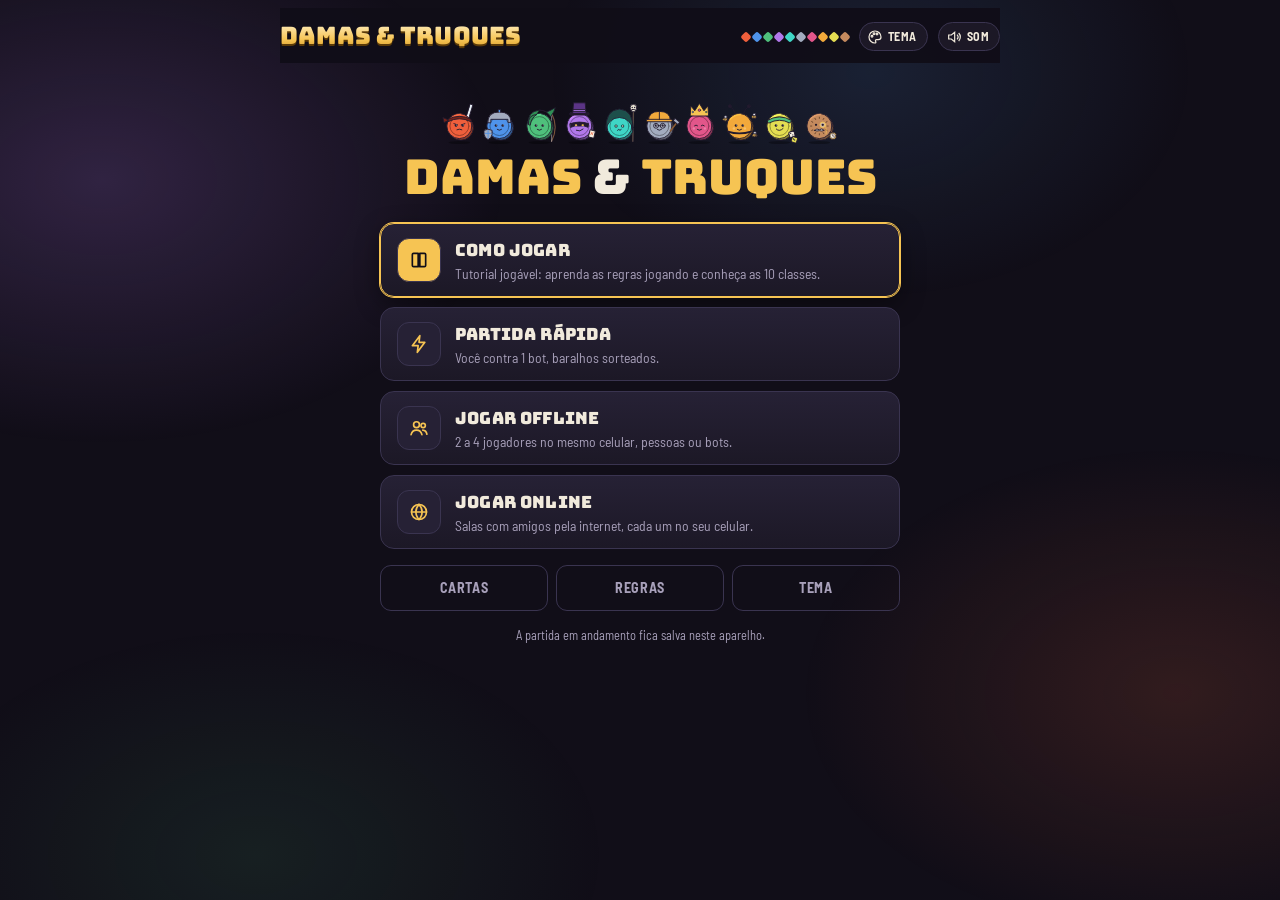
<file: index.html>
<!doctype html>
<html lang="pt-BR">
<meta charset="utf-8">
<meta name="viewport" content="width=device-width,initial-scale=1,viewport-fit=cover">
<meta name="theme-color" content="#14101f">
<meta name="description" content="Damas com cartas de ação e armadilhas. 10 baralhos, de 2 a 4 jogadores.">
<title>Damas &amp; Truques</title>
<meta name="claude:viewport-fit-sides" content="cover">
<link rel="preconnect" href="https://fonts.googleapis.com">
<link rel="stylesheet" href="https://fonts.googleapis.com/css2?family=Bungee&family=Barlow+Semi+Condensed:wght@400;500;600;700&family=Cinzel:wght@600;800&family=Crimson+Pro:wght@400;600;700&family=Press+Start+2P&family=VT323&family=Fredoka:wght@500;600;700&display=swap">
<style>

/* Mesa de cartas à noite: fundo com névoa colorida dos baralhos, tabuleiro de madeira no centro,
   cartas com moldura e sigilo do baralho. Visual escuro único, por escolha. */
:root{
  --bg:#110e18; --surface:#1c1826; --surface2:#262135; --line:#3a3450;
  --fg:#f1eadc; --muted:#a8a0ba; --hi:#f6c453; --danger:#ff6b5c;
  --sq-light:#e2d0a6; --sq-dark:#2f5249;
  --wood1:#6b4628; --wood2:#3e2815;
  --p0:#f4ede0; --p0-rim:#8f8268; --p1:#c9433a; --p1-rim:#6d1a15;
  --atk:#ef6a42; --def:#57a0ec; --dst:#4fc07c; --trk:#b178ea;
  --card-hi:#2d2740; --card-lo:#1a1625;
  --f-display:'Bungee','Arial Black',Impact,sans-serif;
  --f-body:'Barlow Semi Condensed','Arial Narrow',system-ui,sans-serif;
  color-scheme:dark;
}
html,body{background:var(--bg);color:var(--fg)}
body{font-family:var(--f-body);font-size:16px;line-height:1.4;overflow-x:hidden;
  padding-left:max(16px,env(safe-area-inset-left,0px));padding-right:max(16px,env(safe-area-inset-right,0px));padding-block:0 40px}
*{box-sizing:border-box}
button{font:inherit;color:inherit;cursor:pointer}
button:focus-visible{outline:2px solid var(--hi);outline-offset:2px}
.d-ataque{--dk:#ef5f3c} .d-defesa{--dk:#4f93ea} .d-distancia{--dk:#4fc07c} .d-trapaceiro{--dk:#b178ea} .d-necromante{--dk:#3fd6c6}
.d-arquiteto{--dk:#a3acbf} .d-realeza{--dk:#e2568a} .d-enxame{--dk:#f2a93b} .d-apostador{--dk:#e4dd52} .d-relojoeiro{--dk:#c48a5e}
.ico{width:18px;height:18px;flex:none;fill:none;stroke:currentColor;stroke-width:2;stroke-linecap:round;stroke-linejoin:round}

/* névoa de fundo */
.bg{position:fixed;inset:-25%;z-index:0;pointer-events:none;
  background:radial-gradient(30% 28% at 22% 30%,rgba(177,120,234,.20),transparent 70%),
             radial-gradient(28% 26% at 78% 68%,rgba(239,106,66,.15),transparent 70%),
             radial-gradient(24% 24% at 62% 22%,rgba(87,160,236,.13),transparent 70%),
             radial-gradient(26% 24% at 30% 80%,rgba(79,192,124,.10),transparent 70%);
  animation:drift 46s ease-in-out infinite alternate}
@keyframes drift{from{transform:rotate(0) scale(1)}to{transform:rotate(28deg) scale(1.12)}}
.wrap{position:relative;z-index:1;max-width:720px;margin:0 auto;display:flex;flex-direction:column;gap:14px}

/* cabeçalho */
header{position:sticky;top:env(safe-area-inset-top,0px);z-index:20;background:color-mix(in srgb,var(--bg) 88%,transparent);backdrop-filter:blur(8px);-webkit-backdrop-filter:blur(8px);padding-block:12px 10px;display:flex;flex-direction:column;gap:10px}
body::before{content:"";position:fixed;inset:0 0 auto;height:env(safe-area-inset-top,0px);z-index:21;background:var(--bg)}
.brand{display:flex;align-items:center;gap:10px}
.brand h1{font-family:var(--f-display);font-weight:400;font-size:1.5rem;margin:0;line-height:1;letter-spacing:.01em;
  background:linear-gradient(180deg,#fff3cf,var(--hi) 60%,#c98a1d);-webkit-background-clip:text;background-clip:text;color:transparent;filter:drop-shadow(0 2px 0 #5a3a08)}
.brand .suits{display:flex;gap:3px}
.brand .suits i{width:8px;height:8px;border-radius:2px;transform:rotate(45deg);background:var(--dk)}
.brand small{margin-left:auto;color:var(--muted);font-size:.78rem;letter-spacing:.08em;text-transform:uppercase}
.tabs{display:flex;gap:4px;background:var(--surface);border:1px solid var(--line);border-radius:12px;padding:4px}
.tabs button{flex:1;background:none;border:0;padding:8px 6px;border-radius:8px;font-weight:700;color:var(--muted);letter-spacing:.06em;text-transform:uppercase;font-size:.82rem}
.tabs button[aria-selected="true"]{background:linear-gradient(180deg,#3a3350,var(--surface2));color:var(--fg);box-shadow:inset 0 1px 0 #ffffff14}

/* botões */
.btn{border:0;border-radius:11px;padding:12px 18px;font-weight:700;letter-spacing:.04em;background:var(--surface2);text-transform:uppercase;font-size:.88rem}
.btn.primary{background:linear-gradient(180deg,#ffd877,var(--hi) 55%,#d99a22);color:#2a1a02;box-shadow:0 4px 0 #8a5c0d,0 8px 16px #0006;transition:transform .1s,box-shadow .1s}
.btn.primary:active{transform:translateY(3px);box-shadow:0 1px 0 #8a5c0d,0 4px 8px #0006}
.btn.ghost{background:none;border:1px solid var(--line);color:var(--muted)}
.btn:disabled{opacity:.45;cursor:not-allowed;filter:grayscale(.5)}
.lead{color:var(--muted);margin:0;max-width:62ch}

/* setup */
.setupwrap{display:flex;flex-direction:column;gap:14px}
.seg{display:flex;gap:4px;background:var(--surface);border:1px solid var(--line);border-radius:12px;padding:4px;align-self:flex-start;max-width:100%}
.seg button{border:0;background:none;padding:9px 14px;border-radius:8px;font-weight:700;color:var(--muted);text-transform:uppercase;letter-spacing:.05em;font-size:.82rem}
.seg button[aria-pressed="true"]{background:linear-gradient(180deg,#3a3350,var(--surface2));color:var(--fg);box-shadow:inset 0 1px 0 #ffffff14}
.seg.small button{padding:6px 10px;font-size:.74rem}
.setup{display:grid;grid-template-columns:repeat(auto-fit,minmax(260px,1fr));gap:14px}
.seat{background:linear-gradient(180deg,var(--surface2),var(--surface));border:1px solid var(--line);border-radius:16px;padding:14px;display:flex;flex-direction:column;gap:10px;min-width:0}
.seat-h{display:flex;align-items:center;gap:10px;flex-wrap:wrap}
.seat-h h3{margin:0;font-family:var(--f-display);font-weight:400;font-size:1rem;line-height:1.1}
.seat-h small{display:block;color:var(--muted);font-family:var(--f-body);font-size:.78rem;letter-spacing:.04em}
.seat-h .seg{margin-left:auto}
.deckgrid{display:grid;grid-template-columns:repeat(2,minmax(0,1fr));gap:6px}
.deckgrid button{background:var(--card-lo);border:2px solid var(--line);border-radius:10px;padding:7px 8px;display:flex;align-items:center;gap:6px;color:var(--dk);font-weight:700;font-size:.9rem;min-width:0;text-align:left;transition:border-color .15s,background .15s}
.deckgrid button span{overflow:hidden;text-overflow:ellipsis;white-space:nowrap}
.deckgrid button[aria-pressed="true"]{border-color:var(--dk);background:color-mix(in srgb,var(--dk) 18%,var(--card-lo));box-shadow:0 0 14px color-mix(in srgb,var(--dk) 30%,transparent)}
.deckblurb{margin:0;font-size:.86rem;color:var(--muted);min-height:2.5em}
.deckblurb b{color:var(--dk)}
.setup-actions{display:flex;gap:10px;flex-wrap:wrap}
.note{font-size:.86rem;color:var(--muted);margin:0;max-width:62ch}

/* peças (token) */
.token{width:22px;height:22px;border-radius:50%;flex:none;display:inline-block}

/* placas dos jogadores */
.plate{display:flex;align-items:center;gap:10px;flex-wrap:wrap;background:linear-gradient(180deg,var(--surface2),var(--surface));border:1px solid var(--line);border-radius:14px;padding:8px 12px;position:relative}
.plate.turn{border-color:color-mix(in srgb,var(--dk) 70%,transparent);box-shadow:0 0 0 1px color-mix(in srgb,var(--dk) 40%,transparent),0 0 22px color-mix(in srgb,var(--dk) 25%,transparent)}
.plate .who{display:flex;flex-direction:column;line-height:1.1;min-width:0}
.plate .who b{font-size:1rem}
.plate .deckname{color:var(--dk);display:flex;align-items:center;gap:4px;font-weight:700;font-size:.82rem;text-transform:uppercase;letter-spacing:.06em}
.plate .deckname .ico{width:14px;height:14px}
.plate .grow{flex:1}
.plate .stats{display:flex;gap:10px;color:var(--muted);font-variant-numeric:tabular-nums;font-size:.88rem}
.plate .stats b{color:var(--fg);font-size:1rem}
.backs{display:flex;align-items:center}
.cback{width:18px;height:26px;border-radius:4px;border:1px solid #0006;margin-left:-6px;box-shadow:0 2px 4px #0008;
  background:radial-gradient(circle at 50% 50%,color-mix(in srgb,var(--dk) 30%,#fff) 0 18%,transparent 20%),repeating-linear-gradient(45deg,var(--dk) 0 3px,color-mix(in srgb,var(--dk) 45%,#120e1a) 3px 6px)}
.backs .cback:first-child{margin-left:0}
.trapline{display:flex;gap:6px;flex-wrap:wrap;width:100%}
.trapchip{font-size:.78rem;padding:2px 8px;border-radius:99px;border:1px dashed var(--dk);color:var(--dk);font-weight:600}
.modchip{font-size:.76rem;padding:2px 8px;border-radius:99px;background:color-mix(in srgb,var(--hi) 18%,transparent);color:var(--hi);font-weight:700;text-transform:uppercase;letter-spacing:.05em}

/* tabuleiro */
.boardwrap{position:relative;width:min(100%,var(--bw,460px));margin:6px auto;padding:10px;border-radius:14px;
  background:linear-gradient(135deg,#8a5d36,var(--wood1) 30%,var(--wood2) 70%,#5b3b20);
  box-shadow:inset 0 0 0 2px #00000040,inset 0 2px 0 #ffffff26,0 0 0 1px #000,0 18px 40px #000c}
.boardwrap::before{content:"";position:absolute;inset:5px;border-radius:10px;border:1px solid #d9b26a66;pointer-events:none}
.board{width:100%;aspect-ratio:1;display:grid;grid-template-columns:repeat(var(--n,8),minmax(0,1fr));grid-template-rows:repeat(var(--n,8),minmax(0,1fr));border-radius:4px;overflow:hidden;box-shadow:0 0 0 2px #1e1309,inset 0 0 18px #0008;touch-action:manipulation}
.sq{position:relative;min-width:0;min-height:0;overflow:visible;display:flex;align-items:center;justify-content:center;border:0;padding:0;cursor:default;
  background:linear-gradient(135deg,#ecdcb6,var(--sq-light))}
.sq.dark{background:linear-gradient(135deg,#365d52,var(--sq-dark));box-shadow:inset 0 0 8px #0005;cursor:pointer}
.sq.last{background:linear-gradient(135deg,#5d6a46,#4b5a3c)}
.sq .lbl{position:absolute;font-size:9px;font-weight:700;color:rgba(255,255,255,.4);pointer-events:none}
.sq .lbl.rk{top:2px;left:3px} .sq .lbl.fl{bottom:1px;right:3px}
.sq:not(.dark) .lbl{color:rgba(60,40,10,.5)}
.sq.wall{background:repeating-linear-gradient(135deg,#7a6449 0 5px,#4c3d2b 5px 10px)}
.sq.wall::after{content:"";position:absolute;inset:16%;border:2px solid #e8d2a2;border-radius:3px;background:#0002;box-shadow:0 0 8px #e8d2a280}
.pc{width:74%;height:auto;aspect-ratio:1;flex:none;border-radius:50%;position:relative;display:flex;align-items:center;justify-content:center;z-index:2;transition:transform .15s}
.pc .crown{width:54%;height:54%;flex:none;filter:drop-shadow(0 1px 0 #0006)}
.pc.shield::before{content:"";position:absolute;inset:-9%;border-radius:50%;border:3px solid var(--def);box-shadow:0 0 12px var(--def),inset 0 0 8px var(--def);animation:glow 1.6s ease-in-out infinite alternate}
.pc.frozen{filter:saturate(.25) brightness(1.1) hue-rotate(160deg)}
.pc.frozen::after{content:"";position:absolute;inset:-8%;border-radius:50%;border:3px dashed #c8ecff;box-shadow:0 0 10px #9fdcff}
@keyframes glow{from{opacity:.55}to{opacity:1}}
.sq.sel .pc{transform:translateY(-4px) scale(1.08);animation:bob .9s ease-in-out infinite alternate}
@keyframes bob{from{transform:translateY(-2px) scale(1.06)}to{transform:translateY(-6px) scale(1.08)}}
.sq.sel .pc::before{content:"";position:absolute;inset:-12%;border-radius:50%;border:3px solid var(--hi);box-shadow:0 0 14px var(--hi)}
.sq.movable .pc{box-shadow:0 3px 0 var(--rim,#0006),0 0 0 2px var(--hi),0 0 12px color-mix(in srgb,var(--hi) 60%,transparent)}
.dot{position:absolute;width:28%;height:28%;border-radius:50%;background:var(--hi);box-shadow:0 0 10px var(--hi);pointer-events:none;animation:glow .8s ease-in-out infinite alternate}
.dot.cap{background:var(--danger);box-shadow:0 0 12px var(--danger);width:34%;height:34%}
.sq.target::before{content:"";position:absolute;inset:6%;border-radius:8px;border:3px solid var(--tg,var(--hi));box-shadow:0 0 14px var(--tg,var(--hi));animation:glow .8s ease-in-out infinite alternate;pointer-events:none;z-index:3}
.sq.flash::after{content:"";position:absolute;inset:0;z-index:4;pointer-events:none;background:radial-gradient(circle,color-mix(in srgb,var(--fc) 70%,transparent),transparent 70%);animation:flash 1.1s ease-out forwards}
@keyframes flash{0%{opacity:0;transform:scale(.4)}25%{opacity:1;transform:scale(1.15)}100%{opacity:0;transform:scale(1)}}

/* status */
.status{display:flex;align-items:center;gap:10px;flex-wrap:wrap;background:var(--surface);border:1px solid var(--line);border-radius:12px;padding:8px 8px 8px 14px;min-height:52px}
.status p{margin:0;flex:1;min-width:0;font-weight:600}
.status p em{font-style:normal;color:var(--hi)}

/* carta: AÇÃO = face clara de pergaminho; ARMADILHA = face escura com moldura listrada de perigo */
.card{--w:116px;flex:none;width:var(--w);min-height:174px;border-radius:12px;padding:3px;position:relative;text-align:center;display:flex;border:0;color:inherit;
  box-shadow:0 8px 16px #0009;transition:transform .18s,box-shadow .18s}
.card .face{flex:1;min-width:0;border-radius:9px;display:flex;flex-direction:column;align-items:center;gap:4px;padding:0 7px 9px;overflow:hidden;position:relative}
.card .band{align-self:stretch;margin:0 -7px 2px;display:flex;align-items:center;gap:4px;padding:5px 7px;font-size:.62rem;font-weight:800;text-transform:uppercase;letter-spacing:.1em}
.card .band .ico{width:13px;height:13px;stroke-width:2.4}
.card .band .dkico{margin-left:auto;display:flex}
.card .sig{width:40px;height:40px;display:flex;align-items:center;justify-content:center;flex:none}
.card .sig .ico{width:20px;height:20px;stroke-width:2.4}
.card .nm{font-family:var(--f-display);font-weight:400;font-size:.8rem;line-height:1.1;text-wrap:balance;margin-top:2px}
.card .tx{font-size:.74rem;line-height:1.22}
.card .qty{position:absolute;right:8px;bottom:6px;font-family:var(--f-display);font-size:.78rem}
.card .alvo{font-size:.66rem;text-transform:uppercase;letter-spacing:.06em;margin-top:auto;padding-right:24px}

.card.acao{background:var(--dk)}
.card.acao .face{background:radial-gradient(120% 60% at 50% 0%,#fffaf0,transparent 70%),linear-gradient(170deg,#f8eed8,#e4d2a9);color:#2a1f14}
.card.acao .band{background:var(--dk);color:#1a120a}
.card.acao .sig{border-radius:50%;color:#fff;background:radial-gradient(circle at 35% 30%,color-mix(in srgb,var(--dk) 55%,#fff),var(--dk) 60%,color-mix(in srgb,var(--dk) 65%,#000));box-shadow:0 2px 0 #0003,inset 0 -2px 3px #0004}
.card.acao .tx,.card.acao .alvo{color:#55462f}
.card.acao .qty{color:color-mix(in srgb,var(--dk) 70%,#000)}

.card.trap{background:repeating-linear-gradient(45deg,var(--dk) 0 7px,#0b0810 7px 14px)}
.card.trap .face{background:radial-gradient(110% 60% at 50% 30%,color-mix(in srgb,var(--dk) 26%,transparent),transparent 70%),#131019;color:var(--fg);box-shadow:inset 0 0 0 1px color-mix(in srgb,var(--dk) 55%,transparent)}
.card.trap .band{background:#0b0810;color:var(--dk);border-bottom:1px dashed color-mix(in srgb,var(--dk) 70%,transparent)}
.card.trap .sig{width:34px;height:34px;margin:6px 0 4px;transform:rotate(45deg);border-radius:6px;color:var(--dk);background:#0b0810;border:2px solid var(--dk);box-shadow:0 0 14px color-mix(in srgb,var(--dk) 55%,transparent)}
.card.trap .sig .ico{transform:rotate(-45deg)}
.card.trap .tx,.card.trap .alvo{color:var(--muted)}
.card.trap .qty{color:var(--dk)}
.card.trap .face::after{content:"";position:absolute;inset:auto 0 0;height:5px;background:repeating-linear-gradient(45deg,var(--dk) 0 4px,transparent 4px 8px);opacity:.6}

.card.dim{opacity:.5;filter:saturate(.5)}
.card.mini{--w:88px;min-height:0}
.card.mini .face{padding-bottom:8px}
.card.mini .nm{font-size:.68rem}
.card.mini .sig{width:28px;height:28px;margin:4px 0 2px}
.card.mini .sig .ico{width:15px;height:15px}

/* mão */
.handwrap{display:flex;flex-direction:column;gap:6px}
.handlabel{display:flex;align-items:center;gap:6px;font-size:.75rem;color:var(--muted);text-transform:uppercase;letter-spacing:.1em;font-weight:700}
.hand{display:flex;gap:0;overflow-x:auto;padding:16px 10px 14px;scroll-snap-type:x proximity}
.hand .card{margin-left:-14px;transform:rotate(calc(var(--i) * 3deg)) translateY(calc(var(--i) * var(--i) * 3px));scroll-snap-align:center}
.hand .card:first-child{margin-left:0}
.hand .card:hover{transform:translateY(-8px) rotate(0);z-index:2}
.hand .card[aria-pressed="true"],.slots .card[aria-pressed="true"]{transform:translateY(-14px) rotate(0) scale(1.04);z-index:3;box-shadow:0 0 0 2px var(--hi),0 0 26px color-mix(in srgb,var(--hi) 55%,transparent)}
.slots .card[aria-pressed="true"]{transform:translateY(-4px)}
/* zona de armadilhas */
.zone{display:flex;flex-direction:column;gap:8px;background:linear-gradient(180deg,#0f0c15,var(--surface));border:1px dashed color-mix(in srgb,var(--dk) 55%,var(--line));border-radius:14px;padding:10px 12px}
.zhead{display:flex;align-items:baseline;gap:8px;flex-wrap:wrap}
.zhead .handlabel{color:var(--dk)}
.zhint{font-size:.75rem;color:var(--muted)}
.slots{display:flex;gap:10px;flex-wrap:wrap}
.slot{width:88px;min-height:108px;border:2px dashed var(--line);border-radius:12px;display:flex;align-items:center;justify-content:center;padding:8px;color:var(--muted);font-size:.72rem;line-height:1.2;text-align:center}
.cback.empty{background:none;border:1px dashed var(--line);box-shadow:none}
.backs{gap:4px}.backs .cback{margin-left:0}
.legend{display:grid;grid-template-columns:1fr 1fr;gap:12px}
@media (max-width:480px){.legend{grid-template-columns:1fr}}
.legend > div{display:flex;gap:12px;align-items:center;background:var(--surface);border:1px solid var(--line);border-radius:14px;padding:10px}
.legend p{margin:0;font-size:.88rem}
.legend b{display:block;font-family:var(--f-display);font-weight:400;font-size:.95rem;margin-bottom:2px}
.empty-hand{color:var(--muted);padding:10px 0}

.detail{background:linear-gradient(180deg,var(--surface2),var(--surface));border:1px solid var(--line);border-radius:14px;padding:12px 14px;display:flex;flex-direction:column;gap:8px;border-left:4px solid var(--dk);animation:rise .25s ease-out}
.detail h4{margin:0;font-family:var(--f-display);font-weight:400;font-size:1rem;display:flex;gap:8px;align-items:center;flex-wrap:wrap;color:var(--dk)}
.detail p{margin:0}
.detail .why{color:var(--danger);font-size:.88rem;font-weight:600}
.detail .row{display:flex;gap:8px;flex-wrap:wrap}

/* aba de cartas */
.deck-sec{display:flex;flex-direction:column;gap:10px;padding-top:6px}
.deck-sec h2{margin:0;display:flex;align-items:center;gap:10px;font-family:var(--f-display);font-weight:400;font-size:1.2rem;color:var(--dk)}
.deck-sec h2 .ico{width:22px;height:22px}
.deck-sec .meta{color:var(--muted);margin:0;font-size:.92rem}
.gallery{display:grid;grid-template-columns:repeat(auto-fill,minmax(150px,1fr));gap:12px}
.gallery .card{width:auto;min-height:232px}
.gallery .card .tx{font-size:.84rem}

/* regras */
.rules{display:flex;flex-direction:column;gap:12px;max-width:65ch}
.rules h2{font-family:var(--f-display);font-weight:400;font-size:1.05rem;margin:10px 0 0;color:var(--hi)}
.rules p,.rules li{margin:0}
.rules ul{margin:0;padding-left:20px;display:flex;flex-direction:column;gap:6px}

/* telas cheias */
.overlay{position:fixed;inset:0;z-index:50;display:flex;align-items:center;justify-content:center;overflow:auto;
  background:radial-gradient(80% 60% at 50% 40%,#2a2140,var(--bg) 70%);
  padding:calc(24px + env(safe-area-inset-top,0px)) max(16px,env(safe-area-inset-right,0px)) calc(24px + env(safe-area-inset-bottom,0px)) max(16px,env(safe-area-inset-left,0px))}
.ov-in{max-width:420px;width:100%;display:flex;flex-direction:column;gap:16px;align-items:center;text-align:center;animation:rise .35s ease-out}
.ov-in .eyebrow{color:var(--muted);text-transform:uppercase;letter-spacing:.14em;font-size:.8rem;margin:0}
.ov-in h2{font-family:var(--f-display);font-weight:400;font-size:2.1rem;line-height:1.05;margin:0;text-wrap:balance}
.ov-in .hint{color:var(--muted);margin:0}
.ov-in .bigtoken{width:84px;height:84px;animation:spin 2.4s ease-in-out infinite}
@keyframes spin{0%,100%{transform:rotateY(0) translateY(0)}50%{transform:rotateY(180deg) translateY(-8px)}}
.ov-row{display:flex;gap:8px;flex-wrap:wrap;justify-content:center}
@keyframes rise{from{opacity:0;transform:translateY(10px)}to{opacity:1;transform:none}}

/* palco de efeitos sobre o tabuleiro */
#stage{position:fixed;inset:0;z-index:45;display:none;cursor:pointer;background:radial-gradient(circle at var(--cx,50%) var(--cy,50%),rgba(12,9,20,.55),rgba(12,9,20,.88) 70%);animation:fadein .2s ease-out}
#stage.on{display:block}
#stage.out{animation:fadeout .25s ease-in forwards}
@keyframes fadein{from{opacity:0}to{opacity:1}}
@keyframes fadeout{to{opacity:0}}
.stage-in{position:absolute;left:var(--cx,50%);top:var(--cy,50%);transform:translate(-50%,-50%);width:min(88vw,380px);display:flex;flex-direction:column;align-items:center;gap:12px}
.who-line{font-size:.8rem;text-transform:uppercase;letter-spacing:.14em;color:var(--muted);font-weight:700;animation:rise .3s ease-out}
.who-line b{color:var(--dk)}
.card.big{--w:min(52vw,200px);min-height:calc(var(--w) * 1.42);padding:4px;animation:cardin .55s cubic-bezier(.2,1.35,.4,1) both;
  box-shadow:0 0 40px color-mix(in srgb,var(--dk) 55%,transparent),0 20px 40px #000c}
.card.big .face{gap:8px;padding:0 12px 14px}
.card.big .band{margin:0 -12px 4px;padding:7px 12px;font-size:.74rem}
.card.big .sig{width:64px;height:64px}
.card.big.trap .sig{width:52px;height:52px;margin:12px 0 8px}
.card.big .sig .ico{width:30px;height:30px}
.card.big .nm{font-size:1.15rem}
.card.big .tx{font-size:.88rem}
.card.big::after{content:"";position:absolute;inset:0;border-radius:12px;pointer-events:none;background:linear-gradient(115deg,transparent 30%,rgba(255,255,255,.22) 45%,transparent 60%);background-size:250% 100%;animation:shine 1.4s .35s ease-out both}
@keyframes cardin{0%{opacity:0;transform:translateY(60px) rotateY(100deg) scale(.5)}60%{opacity:1}100%{transform:none}}
@keyframes shine{from{background-position:120% 0}to{background-position:-60% 0}}
.cardbackbig{width:min(40vw,150px);aspect-ratio:5/7;border-radius:12px;border:1px solid #000;animation:arm .9s cubic-bezier(.3,1.2,.4,1) both;
  background:radial-gradient(circle,color-mix(in srgb,var(--dk) 25%,#fff) 0 14%,transparent 15%),repeating-linear-gradient(45deg,var(--dk) 0 6px,color-mix(in srgb,var(--dk) 40%,#120e1a) 6px 12px);
  box-shadow:inset 0 0 0 5px #120e1a,inset 0 0 0 6px var(--dk),0 0 30px color-mix(in srgb,var(--dk) 45%,transparent),0 16px 30px #000c}
@keyframes arm{0%{opacity:0;transform:translateY(-50px) rotate(-20deg) scale(1.3)}70%{transform:translateY(4px) rotate(2deg) scale(.96)}100%{opacity:1;transform:none}}
.caption{background:var(--surface);border:1px solid color-mix(in srgb,var(--dk,var(--hi)) 60%,var(--line));padding:10px 14px;border-radius:12px;text-align:center;font-weight:600;font-size:1rem;max-width:100%;animation:rise .35s .3s ease-out both;box-shadow:0 10px 24px #000a}
.caption small{display:block;color:var(--muted);font-weight:500;font-size:.78rem;margin-top:4px}
.ribbon{position:absolute;top:-12px;left:50%;transform:translateX(-50%) rotate(-4deg);z-index:2;background:var(--dk);color:#140d08;font-family:var(--f-display);font-size:.85rem;padding:4px 12px;border-radius:6px;white-space:nowrap;box-shadow:0 4px 0 #0007;animation:pop .45s .25s cubic-bezier(.2,1.6,.4,1) both}
@keyframes pop{from{transform:translateX(-50%) rotate(-4deg) scale(0)}to{transform:translateX(-50%) rotate(-4deg) scale(1)}}
.cardholder{position:relative}
.stamp{position:absolute;left:50%;top:48%;z-index:3;transform:translate(-50%,-50%) rotate(-16deg);font-family:var(--f-display);font-size:1.5rem;color:var(--danger);border:4px solid var(--danger);border-radius:8px;padding:2px 10px;background:#1a0d0dcc;animation:stamp .4s .6s cubic-bezier(.2,1.5,.4,1) both;white-space:nowrap}
@keyframes stamp{from{opacity:0;transform:translate(-50%,-50%) rotate(-16deg) scale(2.4)}to{opacity:1;transform:translate(-50%,-50%) rotate(-16deg) scale(1)}}
.banner{font-family:var(--f-display);font-size:clamp(1.6rem,8vw,2.4rem);line-height:1;text-align:center;color:var(--fg);text-shadow:0 3px 0 #000,0 0 24px var(--dk,var(--hi));animation:slam .5s cubic-bezier(.2,1.5,.4,1) both;text-wrap:balance}
.banner span{color:var(--dk,var(--hi))}
@keyframes slam{from{opacity:0;transform:scale(2.2)}to{opacity:1;transform:none}}
.skiphint{font-size:.72rem;color:var(--muted);letter-spacing:.08em;text-transform:uppercase;animation:fadein .3s 1s both}

#fx{position:fixed;inset:0;width:100%;height:100%;pointer-events:none;z-index:48}
.toast{position:fixed;left:50%;transform:translateX(-50%);bottom:calc(20px + env(safe-area-inset-bottom,0px));background:var(--surface2);border:1px solid var(--line);padding:10px 16px;border-radius:12px;z-index:60;max-width:calc(100% - 32px);font-weight:600;box-shadow:0 10px 24px #000a;animation:rise .2s ease-out}
.loglist{margin:6px 0 0;padding-left:18px;color:var(--muted);font-size:.88rem;display:flex;flex-direction:column;gap:2px}
details summary{cursor:pointer;color:var(--muted);font-weight:600}
@media (prefers-reduced-motion:reduce){*,*::before,*::after{animation-duration:.01ms!important;animation-iteration-count:1!important;transition:none!important}.bg{animation:none}}

/* 3 jogadores, terreno, marcas */
.board.big .sq .lbl{font-size:7px}
.terr{position:absolute;inset:8%;border-radius:6px;pointer-events:none;z-index:1}
.terr.ice{inset:0;border-radius:0;background:linear-gradient(135deg,rgba(220,245,255,.75),rgba(140,200,230,.55));box-shadow:inset 0 0 0 2px rgba(255,255,255,.55)}
.terr.ice::after{content:"";position:absolute;inset:22%;background:linear-gradient(45deg,transparent 46%,#fff 47% 53%,transparent 54%),linear-gradient(-45deg,transparent 46%,#fff 47% 53%,transparent 54%);opacity:.7}
.terr.portal{inset:10%;border-radius:50%;background:radial-gradient(circle,#160f22 30%,#7f6ad8 55%,transparent 72%);box-shadow:0 0 12px #9d86ff;animation:glow 1.2s ease-in-out infinite alternate}
.terr.pit{inset:14%;border-radius:50%;border:2px dashed #e8d2a2;background:radial-gradient(circle,#000c,#0004 70%)}
.terr.pit::after{content:"seu fosso";position:absolute;inset:auto -30% -14px;text-align:center;font-size:7px;font-weight:700;color:#f6e7c4;letter-spacing:.04em;text-transform:uppercase}
.pc .skull{position:absolute;right:-6%;top:-6%;width:42%;height:42%;border-radius:50%;background:#0f2a27;border:1.5px solid #3fd6c6;display:flex;align-items:center;justify-content:center;box-shadow:0 0 8px #3fd6c6}
.pc .skull svg{width:72%;height:72%;fill:none;stroke:#3fd6c6;stroke-width:2.4}
.plates{display:flex;gap:10px;flex-wrap:wrap}
.plates .plate{flex:1 1 260px;min-width:0}
.plate.out{opacity:.45;filter:grayscale(.7)}
.tag{font-size:.7rem;font-weight:800;text-transform:uppercase;letter-spacing:.06em;padding:2px 7px;border-radius:99px;background:var(--surface2);color:var(--muted)}
.tag.warn{background:color-mix(in srgb,var(--danger) 22%,transparent);color:var(--danger)}
.tag.bot{background:color-mix(in srgb,var(--hi) 16%,transparent);color:var(--hi)}
.oppbtns{display:flex;gap:8px;flex-wrap:wrap}
.oppbtns button{display:flex;align-items:center;gap:8px}
.die{width:52px;height:52px;border-radius:12px;background:#fff8e8;color:#1a120a;font-family:var(--f-display);font-size:1.6rem;display:flex;align-items:center;justify-content:center;box-shadow:0 4px 0 #b9a77e,0 10px 20px #000a;animation:roll .7s cubic-bezier(.2,1.4,.4,1) both}
@keyframes roll{from{transform:rotate(-540deg) scale(.3)}to{transform:none}}
.deck-sec .stats-line{display:flex;gap:8px;flex-wrap:wrap}
.wr{font-size:.78rem;font-weight:700;padding:3px 9px;border-radius:99px;background:var(--surface2);color:var(--fg);font-variant-numeric:tabular-nums}
.wr i{font-style:normal;color:var(--muted);font-weight:600}
.watch{color:var(--muted);padding:6px 0}
.tbl{overflow-x:auto}
.tbl table{border-collapse:collapse;font-size:.85rem;font-variant-numeric:tabular-nums;width:100%}
.tbl th,.tbl td{padding:6px 6px;text-align:left;border-bottom:1px solid var(--line)}
.tbl th{color:var(--muted);font-weight:700;font-size:.75rem;text-transform:uppercase;letter-spacing:.06em}
.bar{display:inline-block;height:8px;border-radius:4px;background:var(--dk);vertical-align:middle;margin-right:6px}

@media (max-width:520px){.brand .suits{display:none}.brand h1{font-size:1.3rem}}

/* prévia das cartas */
.boardin{position:relative}
.pvsvg{position:absolute;inset:0;width:100%;height:100%;pointer-events:none;z-index:6;overflow:visible}
.pv-arrow{animation:pvpulse 1s ease-in-out infinite alternate}
@keyframes pvpulse{from{opacity:.55}to{opacity:1}}
.pvnote{margin:0;padding:8px 12px;border-radius:10px;background:var(--surface);border:1px solid color-mix(in srgb,var(--dk) 60%,var(--line));border-left:4px solid var(--dk);font-size:.9rem;font-weight:600}
.card .copy{font-size:.62rem;font-weight:800;letter-spacing:.03em;text-transform:uppercase;line-height:1.15;padding:3px 7px;border-radius:8px;background:color-mix(in srgb,var(--dk) 30%,transparent);color:inherit;max-width:100%;text-wrap:balance}
.echo-row{display:flex;gap:12px;align-items:center}
.echo-row p{margin:0;min-width:0}
.echo-row .card{flex:none}

.pvbar{position:fixed;left:0;right:0;bottom:0;z-index:30;display:flex;flex-direction:column;gap:8px;
  padding:12px max(16px,env(safe-area-inset-right,0px)) calc(12px + env(safe-area-inset-bottom,0px)) max(16px,env(safe-area-inset-left,0px));
  background:color-mix(in srgb,var(--surface) 94%,transparent);backdrop-filter:blur(8px);-webkit-backdrop-filter:blur(8px);
  border-top:2px solid var(--dk);box-shadow:0 -10px 30px #000a;animation:rise .2s ease-out}
.pvbar p{margin:0 auto;max-width:688px;width:100%;font-weight:600;font-size:.92rem}
.pvbar .row{display:flex;gap:8px;flex-wrap:wrap;max-width:688px;width:100%;margin:0 auto}

.pvbar .btn{padding:10px 12px;font-size:.8rem}
.pvbar .row{flex-wrap:nowrap}
.pvbar .row .btn{flex:1 1 auto;min-width:0}


.plates.compact{display:grid;grid-template-columns:repeat(auto-fit,minmax(160px,1fr));gap:8px}
.plates.compact .plate{padding:7px 9px;gap:4px 8px}
.plates.compact .plate .token{width:18px;height:18px}
.plates.compact .plate .who b{font-size:.88rem}
.plates.compact .plate .stats{font-size:.78rem;gap:6px}
.plates.compact .plate .stats b{font-size:.88rem}
.plates.compact .plate .grow{display:none}
.plates.compact .cback{width:13px;height:19px}

/* peças e fichas na cor do baralho do dono (--pc vem do jogo) */
.token,.pc{--pc:#f4ede0;background:radial-gradient(circle,transparent 0 37%,rgba(0,0,0,.14) 38% 41%,transparent 42% 57%,rgba(0,0,0,.14) 58% 61%,transparent 62%),
  radial-gradient(circle at 35% 28%,color-mix(in srgb,var(--pc) 40%,#fff),var(--pc) 45%,color-mix(in srgb,var(--pc) 62%,#000) 100%);
  box-shadow:0 3px 0 color-mix(in srgb,var(--pc) 40%,#000),0 5px 8px #000a}
.pc{--rim:color-mix(in srgb,var(--pc) 40%,#000)}
.pc .crown{fill:color-mix(in srgb,var(--pc) 22%,#120c06);stroke:rgba(255,255,255,.75);stroke-width:1.2}

/* histórico com cartas */
.loglist{list-style:none;padding:0;gap:6px;max-height:340px;overflow-y:auto}
.loglist li{display:grid;grid-template-columns:2.6em 1fr;gap:8px;align-items:baseline;padding:4px 0;border-bottom:1px solid color-mix(in srgb,var(--line) 60%,transparent)}
.loglist .lt{font-size:.72rem;font-weight:700;color:var(--muted);font-variant-numeric:tabular-nums;min-width:2.4em}
.loglist .ltx{flex:1 1 200px;min-width:0}
.logchip{display:inline-flex;align-items:center;gap:4px;border-radius:99px;padding:2px 9px 2px 7px;font-size:.75rem;font-weight:800;border:1.5px solid var(--dk);color:var(--dk);background:color-mix(in srgb,var(--dk) 14%,transparent)}
.logchip.trap{border-style:dashed;background:#0b0810}
.logchip .ico{width:12px;height:12px}
.overlay.logmodal{background:rgba(12,9,20,.88);cursor:pointer}
.logmodal .ov-in{cursor:default}
.logmodal .card{--w:220px;min-height:300px}
.logmodal .card .tx{font-size:.86rem}
.loglist .lbody{min-width:0}
.logchip{margin-right:4px;vertical-align:1px}

/* ---- tela de partida mais compacta ---- */
#main{gap:10px!important}
.boardrow{display:flex;gap:8px;align-items:center;justify-content:center}
.boardrow .boardwrap{flex:0 1 auto;margin:2px 0;min-width:0;padding:7px}
.boardrow .boardwrap::before{inset:3px}
.traprail{flex:none;width:64px;display:flex;flex-direction:column;align-items:center;gap:6px;padding:6px 0;border-radius:12px;background:linear-gradient(180deg,#0f0c15,var(--surface));border:1px dashed color-mix(in srgb,var(--dk) 55%,var(--line))}
.raillabel{display:flex;flex-direction:column;align-items:center;gap:2px;font-size:.55rem;font-weight:800;text-transform:uppercase;letter-spacing:.04em;color:var(--dk)}
.raillabel .ico{width:14px;height:14px}
.railnote{font-size:.55rem;color:var(--muted);text-align:center;line-height:1.1;padding:0 2px}
.card.micro{--w:56px;min-height:0;padding:2px;border-radius:9px}
.card.micro .face{padding:0 3px 6px;gap:2px;border-radius:7px}
.card.micro .band{margin:0 -3px 2px;padding:3px;justify-content:center}
.card.micro .band span:not(.dkico){display:none}
.card.micro .band .dkico{margin-left:0}
.card.micro .sig{width:24px;height:24px;margin:3px 0 2px}
.card.micro.trap .sig{width:20px;height:20px;margin:5px 0 3px}
.card.micro .sig .ico{width:12px;height:12px}
.card.micro .nm{font-size:.56rem;line-height:1.05;overflow-wrap:anywhere}
.slot.micro{width:56px;min-height:74px;padding:4px;font-size:.62rem;border-width:1.5px}
.traprail .card[aria-pressed="true"]{box-shadow:0 0 0 2px var(--hi),0 0 14px color-mix(in srgb,var(--hi) 55%,transparent)}
.mybox{display:flex;flex-direction:column;gap:6px}
.plates.compact.mine{display:flex}
.plates.compact.mine .plate{flex:1 1 auto}
.status{min-height:44px;padding:6px 6px 6px 12px}
.handwrap{gap:2px}
.hand{padding:12px 10px 10px}
/* folha inferior com a carta selecionada */
.sheet{position:fixed;left:0;right:0;bottom:0;z-index:30;
  padding:12px max(16px,env(safe-area-inset-right,0px)) calc(12px + env(safe-area-inset-bottom,0px)) max(16px,env(safe-area-inset-left,0px));
  background:color-mix(in srgb,var(--surface) 95%,transparent);backdrop-filter:blur(8px);-webkit-backdrop-filter:blur(8px);
  border-top:2px solid var(--dk);box-shadow:0 -10px 30px #000a;animation:rise .2s ease-out;max-height:48vh;overflow-y:auto}
.sheet-in{max-width:688px;margin:0 auto;display:flex;flex-direction:column;gap:6px}
.sheet h4{margin:0;font-family:var(--f-display);font-weight:400;font-size:.95rem;display:flex;gap:8px;align-items:center;flex-wrap:wrap;color:var(--dk)}
.sheet p{margin:0;font-size:.92rem}
.sheet .pvtext{font-weight:600;padding:6px 10px;border-left:3px solid var(--dk);background:color-mix(in srgb,var(--dk) 10%,transparent);border-radius:6px}
.sheet .row{display:flex;gap:8px;flex-wrap:nowrap}
.sheet .row .btn{flex:1 1 auto;min-width:0;padding:10px 12px;font-size:.8rem}
body:has(.sheet) main{padding-bottom:210px}
@media (min-width:700px){.traprail{width:84px}.card.micro{--w:72px}.slot.micro{width:72px;min-height:92px}.card.micro .nm{font-size:.66rem}}

.plates.compact.solo .plate .who{flex-direction:row;align-items:baseline;gap:8px;flex-wrap:wrap}
.plates.compact.solo,.plates.compact.mine{display:flex}
.plates.compact.solo .plate,.plates.compact.mine .plate{flex:1 1 auto;flex-wrap:nowrap}
.plates.compact.solo .plate .stats,.plates.compact.mine .plate .stats{margin-left:auto;flex-wrap:wrap;justify-content:flex-end}
.plates.compact.mine .plate .who{flex-direction:column;gap:0}

.plates.compact.trio{grid-template-columns:repeat(3,minmax(0,1fr));gap:6px}
.plates.compact.trio .plate{padding:6px 7px;gap:3px 5px;align-items:center}
.plates.compact.trio .plate .who b{font-size:.78rem}
.plates.compact.trio .plate .deckname{font-size:.66rem;letter-spacing:.02em}
.plates.compact.trio .plate .deckname .ico{width:11px;height:11px}
.plates.compact.trio .plate .stats{font-size:.68rem;gap:4px;width:100%}
.plates.compact.trio .plate .stats b{font-size:.78rem}
.plates.compact.trio .tag{font-size:.56rem;padding:1px 5px}
.plates.compact.trio .backs{width:100%}

/* ---- partida sem rolar ---- */
.inforail{flex:none;width:54px;align-self:stretch;margin:2px 0;display:flex;flex-direction:column;align-items:center;gap:5px;padding:8px 2px;border-radius:12px;
  background:linear-gradient(180deg,var(--surface2),var(--surface));border:1px solid var(--line);text-align:center}
.inforail.turn{border-color:color-mix(in srgb,var(--dk) 70%,transparent);box-shadow:0 0 14px color-mix(in srgb,var(--dk) 30%,transparent)}
.inforail .token{width:20px;height:20px}
.ir-name{font-size:.68rem;font-weight:800;line-height:1}
.ir-deck{display:flex;flex-direction:column;align-items:center;gap:1px;color:var(--dk);font-size:.5rem;font-weight:800;text-transform:uppercase;letter-spacing:.02em;line-height:1.05;max-width:100%;overflow-wrap:anywhere}
.ir-deck .ico{width:15px;height:15px}
.ir-st{display:flex;flex-direction:column;align-items:center;line-height:1}
.ir-st b{font-size:.92rem;font-variant-numeric:tabular-nums}
.ir-st span{font-size:.52rem;color:var(--muted);text-transform:uppercase;letter-spacing:.02em}
.ir-tag{font-size:.48rem;font-weight:800;text-transform:uppercase;color:var(--danger);line-height:1.1}
.boardrow{gap:6px;align-items:stretch}
.boardrow .boardwrap{align-self:center}
.traprail{align-self:center}
/* cabeçalho em uma linha durante a partida */
body.ingame header{flex-direction:row;align-items:center;gap:10px;padding-block:6px}
body.ingame .brand h1{font-size:1rem;white-space:nowrap}
body.ingame .brand small,body.ingame .brand .suits{display:none}
body.ingame .tabs{flex:1;padding:3px}
body.ingame .tabs button{padding:6px 4px;font-size:.68rem}
/* mão mais baixa */
.hand .card{--w:104px;min-height:146px}
.hand .card .tx{font-size:.68rem;display:-webkit-box;-webkit-line-clamp:5;-webkit-box-orient:vertical;overflow:hidden}
.hand .card .sig{width:32px;height:32px}
.hand .card.trap .sig{width:28px;height:28px;margin:4px 0 2px}
.hand .card .nm{font-size:.74rem}
.hand{padding:10px 10px 8px}
.handlabel{font-size:.68rem}
.status{min-height:40px;padding:5px 6px 5px 12px}
.status p{font-size:.92rem}
@media (max-width:520px){.boardrow .boardwrap{padding:5px}.boardrow .boardwrap::before{inset:2px}.traprail{width:58px}.card.micro{--w:52px}.slot.micro{width:52px;min-height:68px}}
.plates.compact.trio .plate{display:grid;grid-template-columns:auto minmax(0,1fr);align-items:center}
.plates.compact.trio .plate .who{grid-column:2;min-width:0}
.plates.compact.trio .plate .who b{white-space:nowrap}
.plates.compact.trio .plate .tag,.plates.compact.trio .plate .stats,.plates.compact.trio .plate .backs{grid-column:1/-1}
.plates.compact.trio .plate .tag{justify-self:start}
.plates.compact.trio .plate .deckname{display:block;white-space:nowrap;overflow:hidden;text-overflow:ellipsis}.plates.compact.trio .plate .deckname .ico{vertical-align:-1px;margin-right:2px}

/* seletor de tema */
.temabtn{display:flex;align-items:center;gap:5px;border:1px solid var(--line);background:var(--surface);color:var(--fg);border-radius:99px;padding:5px 10px 5px 7px;font-size:.75rem;font-weight:700;letter-spacing:.04em;text-transform:uppercase;flex:none}
.temabtn svg{width:16px;height:16px;fill:none;stroke:currentColor;stroke-width:1.8}
.brand small{margin-left:auto}
body.ingame .temabtn span{display:none}
body.ingame .temabtn{padding:6px;margin-left:2px}
body.ingame .brand{gap:6px}
.temamenu{position:fixed;z-index:70;top:calc(env(safe-area-inset-top,0px) + 54px);right:max(16px,env(safe-area-inset-right,0px));width:min(260px,calc(100vw - 32px));
  background:var(--surface);border:1px solid var(--line);border-radius:14px;padding:8px;display:flex;flex-direction:column;gap:4px;box-shadow:0 14px 34px #000a;animation:rise .15s ease-out}
.temamenu .tm-title{margin:2px 6px 4px;font-size:.72rem;font-weight:800;text-transform:uppercase;letter-spacing:.08em;color:var(--muted)}
.temamenu button,.temagrid button{display:flex;align-items:center;gap:10px;border:1px solid transparent;background:none;color:var(--fg);border-radius:10px;padding:8px;text-align:left;font-weight:700}
.temamenu button[aria-pressed="true"],.temagrid button[aria-pressed="true"]{border-color:var(--hi);background:var(--surface2)}
.tswatch{display:flex;flex:none;border-radius:6px;overflow:hidden;border:1px solid #0005}
.tswatch i{width:12px;height:22px;display:block}
.temagrid{display:grid;grid-template-columns:repeat(2,minmax(0,1fr));gap:6px}
.temagrid button{border-color:var(--line);background:var(--card-lo)}
.temamenu[hidden],[hidden]{display:none!important}
.temagrid button span:last-child{min-width:0;overflow-wrap:anywhere;line-height:1.15}

/* miniaturas dos temas */
.tprev{flex:none;position:relative;width:92px;height:62px;border-radius:9px;overflow:hidden;display:block;box-shadow:inset 0 0 0 1px #0004}
.tp-board{position:absolute;left:7px;top:7px;width:48px;height:48px;box-sizing:border-box;padding:2px;display:block}
.tp-grid{display:grid;grid-template-columns:repeat(4,1fr);grid-template-rows:repeat(4,1fr);width:100%;height:100%}
.tp-grid i{display:flex;align-items:center;justify-content:center}
.tp-grid b{display:block;width:78%;height:78%;border-radius:50%}
.tp-card{position:absolute;right:7px;top:9px;width:24px;height:34px;overflow:hidden;display:flex;flex-direction:column;align-items:center;gap:3px;box-sizing:border-box;transform:rotate(6deg)}
.tp-card i{display:block;width:100%;height:6px;flex:none}
.tp-card b{display:block;width:9px;height:9px;flex:none}
.tp-card u{display:block;width:60%;height:2px;opacity:.55;flex:none}
.tp-name{position:absolute;right:8px;bottom:4px;font-size:11px;line-height:1}
.tm-txt{display:flex;flex-direction:column;gap:2px;min-width:0}
.tm-txt b{font-size:.92rem}
.tm-txt small{font-size:.72rem;color:var(--muted);font-weight:500;line-height:1.2}
.temamenu{width:min(320px,calc(100vw - 32px))}
.temagrid{grid-template-columns:repeat(auto-fit,minmax(240px,1fr))}

/* ---- menu principal ---- */
.menu{display:flex;flex-direction:column;gap:16px;max-width:520px;margin:0 auto;width:100%;padding-block:6px 24px}
.menu-hero{display:flex;flex-direction:column;align-items:center;text-align:center;gap:8px;padding:18px 0 6px}
.menu-pieces{display:flex;gap:6px;flex-wrap:wrap;justify-content:center}
.menu-pieces .token{width:22px;height:22px;animation:hop 2.4s ease-in-out infinite}
.menu-pieces .token:nth-child(2n){animation-delay:.3s}.menu-pieces .token:nth-child(3n){animation-delay:.6s}
@keyframes hop{0%,100%{transform:translateY(0)}50%{transform:translateY(-6px)}}
.menu-title{margin:0;font-family:var(--f-display);font-weight:400;font-size:clamp(2rem,10vw,3rem);line-height:1;color:var(--hi);text-wrap:balance}
.menu-title span{color:var(--fg)}
.menu-sub{margin:0;color:var(--muted);max-width:34ch}
.menu-list{display:flex;flex-direction:column;gap:10px}
.menu-item{display:flex;align-items:center;gap:14px;text-align:left;padding:14px 16px;border-radius:14px;border:1px solid var(--line);background:linear-gradient(180deg,var(--surface2),var(--surface));color:var(--fg);position:relative;transition:transform .12s,border-color .12s}
.menu-item:hover{transform:translateY(-2px);border-color:var(--hi)}
.menu-item span{display:flex;flex-direction:column;gap:2px;min-width:0;flex:1}
.menu-item b{font-family:var(--f-display);font-weight:400;font-size:1.05rem;letter-spacing:.01em}
.menu-item small{color:var(--muted);font-size:.86rem;line-height:1.25}
.menu-item.primary{border-color:var(--hi);box-shadow:0 0 0 1px var(--hi),0 8px 24px #0006}
.menu-item.primary .mi-ico{background:var(--hi);color:var(--bg)}
.mi-ico{width:44px;height:44px;flex:none;padding:11px;box-sizing:border-box;border-radius:12px;background:var(--surface2);border:1px solid var(--line);fill:none;stroke:currentColor;stroke-width:2;stroke-linecap:round;stroke-linejoin:round;color:var(--hi)}
.soon{font-style:normal;font-size:.68rem;font-weight:800;text-transform:uppercase;letter-spacing:.06em;padding:3px 8px;border-radius:99px;background:color-mix(in srgb,var(--hi) 18%,transparent);color:var(--hi);flex:none}
.menu-row{display:flex;gap:8px}
.menu-row .btn{flex:1}
.menu-foot{margin:0;text-align:center;font-size:.78rem;color:var(--muted)}
.sub-h{display:flex;align-items:center;gap:10px;flex-wrap:wrap}
.sub-h h2{margin:0;font-family:var(--f-display);font-weight:400;font-size:1.3rem;color:var(--hi)}
.btn.back{padding:8px 12px}
.online-grid{display:grid;grid-template-columns:repeat(auto-fit,minmax(240px,1fr));gap:12px}
.online .seat{gap:12px}
.roomcode{display:flex;gap:6px}
.roomcode span{width:44px;height:52px;display:flex;align-items:center;justify-content:center;border-radius:10px;border:1px dashed var(--line);font-family:var(--f-display);font-size:1.4rem;color:var(--muted);background:var(--card-lo)}
.field{display:flex;flex-direction:column;gap:4px;font-size:.82rem;color:var(--muted)}
.field input{font:inherit;font-size:1.2rem;letter-spacing:.3em;text-transform:uppercase;padding:10px 12px;border-radius:10px;border:1px solid var(--line);background:var(--card-lo);color:var(--fg)}
.soonlist{margin:0;padding-left:20px;display:flex;flex-direction:column;gap:6px}
.btn:disabled{cursor:not-allowed}
@media (prefers-reduced-motion:reduce){.menu-pieces .token{animation:none}}
.ir-deck span{font-size:.44rem;letter-spacing:0;white-space:nowrap;max-width:100%;overflow:hidden;text-overflow:clip}

.pcs{display:none}

/* menu de som */
.sommenu{width:min(280px,calc(100vw - 32px))}
.sndrow{display:flex;align-items:center;gap:10px;padding:6px}
.sndrow .sw{display:flex;align-items:center;gap:8px;font-weight:700;min-width:96px;cursor:pointer}
.sndrow input[type=checkbox]{width:18px;height:18px;accent-color:var(--hi)}
.sndrow input[type=range]{flex:1;min-width:0;accent-color:var(--hi)}
.tm-hint{margin:2px 6px 4px;font-size:.75rem;color:var(--muted)}
.temabtn.muted svg path:last-child{opacity:.2}
body.ingame #sombtn span{display:none}
body.ingame #sombtn{padding:6px}

/* ---- arrastar cartas ---- */
.hand .card,.traprail .card{touch-action:pan-x;user-select:none;-webkit-user-select:none;-webkit-touch-callout:none}
.card.dragging{opacity:.25}
.dragghost{position:fixed!important;left:0;top:0;z-index:80;pointer-events:none;margin:0!important;transition:filter .12s;box-shadow:0 18px 40px #000b!important;will-change:transform}
.dragghost.to-trash{filter:grayscale(.6) brightness(.8)}
#dragui{display:none}
#dragui.on{display:block}
#usezone{display:none;position:fixed;left:8px;right:8px;top:8px;z-index:75;border:3px dashed color-mix(in srgb,var(--hi) 60%,transparent);border-radius:16px;
  background:color-mix(in srgb,var(--hi) 6%,transparent);pointer-events:none;align-items:flex-end;justify-content:center;padding-bottom:12px;box-sizing:border-box;transition:background .15s,border-color .15s}
#dragui.on.canuse #usezone{display:flex}
#usezone span{font-weight:800;text-transform:uppercase;letter-spacing:.08em;font-size:.8rem;padding:6px 12px;border-radius:99px;background:var(--surface);color:var(--hi);border:1px solid var(--line)}
#usezone.hot{background:color-mix(in srgb,var(--hi) 16%,transparent);border-color:var(--hi)}
#trashbin{display:none;position:fixed;right:max(14px,env(safe-area-inset-right,0px));z-index:78;width:86px;height:86px;border-radius:50%;flex-direction:column;align-items:center;justify-content:center;gap:2px;
  background:var(--surface);border:2px dashed var(--danger);color:var(--danger);font-size:.68rem;font-weight:800;text-transform:uppercase;box-shadow:0 10px 26px #000a;pointer-events:none;transition:transform .15s,background .15s}
#dragui.on.candiscard #trashbin{display:flex}
#trashbin svg{width:28px;height:28px;fill:none;stroke:currentColor;stroke-width:2;stroke-linecap:round;stroke-linejoin:round}
#trashbin.hot{transform:scale(1.15);background:color-mix(in srgb,var(--danger) 22%,var(--surface));border-style:solid}
.draghint{font-size:.85rem;font-weight:700;color:var(--hi)}
.sheet .row:empty{display:none}

/* ---- avisos sem a barra de status ---- */
.ir-mod{font-size:.48rem;font-weight:800;text-transform:uppercase;line-height:1.1;color:var(--hi);background:color-mix(in srgb,var(--hi) 14%,transparent);border-radius:5px;padding:2px 3px}
.ir-mod.warn{color:var(--danger);background:color-mix(in srgb,var(--danger) 16%,transparent)}
.passpill{position:fixed;left:50%;transform:translateX(-50%);bottom:calc(14px + env(safe-area-inset-bottom,0px));z-index:32;width:min(360px,calc(100vw - 32px));
  display:flex;flex-direction:column;gap:2px;align-items:flex-start;text-align:left;padding:10px 14px 12px;border-radius:14px;border:1px solid var(--hi);
  background:var(--surface);color:var(--fg);box-shadow:0 10px 26px #000a;overflow:hidden;animation:rise .2s ease-out}
.passpill span{font-weight:800}
.passpill small{color:var(--muted);font-size:.78rem;line-height:1.25}
.passpill i{position:absolute;left:0;bottom:0;height:3px;width:100%;background:var(--hi);transform-origin:left;animation:passbar 3.5s linear forwards}
@keyframes passbar{from{transform:scaleX(1)}to{transform:scaleX(0)}}

/* aviso no meio do tabuleiro */
.boardrow{position:relative}
.askpop{position:absolute;left:50%;top:50%;transform:translate(-50%,-50%);z-index:12;width:min(320px,calc(100vw - 40px));box-sizing:border-box;
  display:flex;flex-direction:column;gap:8px;padding:16px;border-radius:16px;background:var(--surface);color:var(--fg);border:2px solid var(--hi);
  box-shadow:0 0 0 100vmax rgba(0,0,0,.35),0 18px 40px #000c;text-align:center;animation:askin .22s cubic-bezier(.2,1.3,.4,1)}
@keyframes askin{from{opacity:0;transform:translate(-50%,-50%) scale(.85)}to{opacity:1;transform:translate(-50%,-50%) scale(1)}}
.askpop b{font-family:var(--f-display);font-weight:400;font-size:1.1rem;color:var(--hi)}
.askpop span{font-size:.9rem;color:var(--muted);line-height:1.3}
.askbtns{display:flex;gap:8px}
.askbtns .btn{flex:1;padding:11px 8px}
.asknever{border:0;background:none;color:var(--muted);font-size:.78rem;text-decoration:underline;padding:4px}

/* avisos de carta flutuando sobre o tabuleiro (sem empurrar a tela) */
body:has(.sheet) main{padding-bottom:0}
.boardwrap .sheet.pop{position:absolute;left:50%;right:auto;bottom:auto;top:50%;z-index:14;
  width:min(330px,calc(100% - 16px));box-sizing:border-box;max-height:min(72%,420px);overflow-y:auto;
  padding:12px 14px;border:2px solid var(--dk);border-radius:16px;background:color-mix(in srgb,var(--surface) 96%,transparent);
  box-shadow:0 18px 40px #000c;transform:translate(-50%,-50%);animation:popin .2s cubic-bezier(.2,1.3,.4,1)}
.boardwrap .sheet.pop[data-side="top"]{top:10px;transform:translate(-50%,0);animation-name:popin0}
.boardwrap .sheet.pop[data-side="bottom"]{top:auto;bottom:10px;transform:translate(-50%,0);animation-name:popin0}
.boardwrap .sheet.pop.hint{top:0;transform:translate(-50%,-55%);width:auto;max-width:calc(100% - 8px);padding:6px 8px 6px 14px;border-radius:999px;animation-name:popinh}
.sheet.pop.hint .sheet-in{flex-direction:row;align-items:center;gap:10px}
.sheet.pop.hint p{font-size:.82rem;line-height:1.2}
.sheet.pop.hint .row .btn{padding:6px 10px;font-size:.74rem;flex:0 0 auto}
.sheet.pop .row{flex-wrap:wrap}
.sheet.pop .row .btn{padding:9px 8px}
@keyframes popin{from{opacity:0;transform:translate(-50%,-50%) scale(.88)}to{opacity:1;transform:translate(-50%,-50%) scale(1)}}
@keyframes popin0{from{opacity:0;transform:translate(-50%,0) scale(.9)}to{opacity:1;transform:translate(-50%,0) scale(1)}}
@keyframes popinh{from{opacity:0;transform:translate(-50%,-55%) scale(.9)}to{opacity:1;transform:translate(-50%,-55%) scale(1)}}
.boardwrap .sheet.pop{width:min(360px,calc(100vw - 24px));max-height:none;overflow:visible;padding:10px 12px}
.sheet.pop .sheet-in{gap:5px}
.sheet.pop h4{font-size:.85rem}
.sheet.pop p{font-size:.8rem;line-height:1.3}
.sheet.pop .pvtext{font-size:.76rem;padding:4px 8px}
.sheet.pop .zhint,.sheet.pop .why,.sheet.pop .draghint{font-size:.72rem}
.sheet.pop .trapchip{font-size:.62rem}
.sheet.pop .row .btn{padding:8px 6px;font-size:.72rem}
.boardwrap .sheet.pop.hint{width:max-content;max-width:calc(100vw - 24px)}
.sheet.pop.hint p{white-space:nowrap;overflow:hidden;text-overflow:ellipsis}

/* baralho tocável + coluna de informações maior */
button.deckname,button.ir-deck{font:inherit;background:none;border:0;padding:0;cursor:pointer;-webkit-tap-highlight-color:transparent}
.plate button.deckname{color:var(--dk);font-weight:700;font-size:.82rem;text-transform:uppercase;letter-spacing:.06em;display:flex;align-items:center;gap:4px;
  padding:2px 7px 2px 5px;margin-left:-5px;border-radius:999px;border:1px dashed color-mix(in srgb,var(--dk) 55%,transparent);max-width:100%}
.plate button.deckname:active{background:color-mix(in srgb,var(--dk) 18%,transparent)}
.dvhint{font-size:.58rem;letter-spacing:.04em;opacity:.75;margin-left:2px;text-transform:lowercase}
.plates.compact.trio .dvhint{display:none}
.inforail{width:66px;gap:7px;padding:10px 3px}
.inforail .token{width:26px;height:26px}
.ir-name{font-size:.8rem}
button.ir-deck{display:flex;flex-direction:column;align-items:center;gap:2px;color:var(--dk);font-size:.58rem;font-weight:800;text-transform:uppercase;line-height:1.05;
  padding:4px 3px;border-radius:8px;border:1px dashed color-mix(in srgb,var(--dk) 55%,transparent);max-width:100%;overflow-wrap:anywhere}
.ir-deck .ico{width:19px;height:19px}
.ir-st b{font-size:1.15rem}
.ir-st span{font-size:.6rem}
.ir-tag{font-size:.56rem}
@media (max-width:380px){.inforail{width:60px}.ir-st b{font-size:1.05rem}}
.deckmodal .ov-in{max-width:min(620px,calc(100vw - 24px));width:100%;max-height:calc(100dvh - 24px);overflow-y:auto;box-sizing:border-box}
.dv-title{display:flex;align-items:center;justify-content:center;gap:8px;color:var(--dk);margin:2px 0}
.dv-title .ico{width:26px;height:26px}
.dv-stats{display:flex;flex-wrap:wrap;justify-content:center;gap:6px 14px;font-size:.8rem;color:var(--muted);margin:6px 0 10px}
.dv-stats b{color:var(--fg);font-size:1rem}
.dv-grid{display:grid;grid-template-columns:repeat(auto-fill,minmax(140px,1fr));gap:10px;margin-bottom:12px;justify-items:center}
.deckmodal .card{--w:100%;width:100%;max-width:180px;min-height:0}
.deckmodal .card .tx{font-size:.72rem}
.deckmodal .card .nm{font-size:.8rem}
.dv-grid{width:100%;grid-template-columns:repeat(auto-fill,minmax(150px,1fr));gap:8px}
.deckmodal .card .sig{width:34px;height:34px}
.deckmodal #closedeck{position:sticky;bottom:0;box-shadow:0 -8px 20px rgba(12,9,20,.9)}
.dragghost{transition:none;box-shadow:0 10px 22px #000a!important;contain:layout paint}
.hand .card,.traprail .card{-webkit-user-drag:none}
.backs{flex-direction:column;gap:2px}
.backs>.cback{display:inline-block}
.backs{display:grid;grid-template-columns:auto auto;justify-items:center;column-gap:4px;row-gap:2px}
.backs .bl{grid-column:1/-1;font-size:.55rem;font-weight:800;text-transform:uppercase;letter-spacing:.03em;color:var(--muted);white-space:nowrap}
.backs.armed .bl{color:var(--danger)}
.backs.armed .cback:not(.empty){box-shadow:0 0 8px color-mix(in srgb,var(--danger) 70%,transparent)}
.plates.compact.trio .backs{display:flex;flex-direction:row;align-items:center;gap:4px}
.plates.compact.trio .backs .bl{margin-left:2px}
.backs .bl{text-transform:none;font-size:.62rem;letter-spacing:0}
.plates:not(.trio) .plate button.deckname{width:max-content;max-width:none;white-space:nowrap}
.plates:not(.trio) .plate button.deckname{letter-spacing:.03em;font-size:.76rem}
.dvhint{font-size:.9rem;line-height:1;letter-spacing:0;margin-left:1px}

/* ---- online ---- */
.online .sub-h{flex-wrap:wrap}
.netstat{margin-left:auto;display:flex;align-items:center;gap:6px;font-size:.74rem;color:var(--muted)}
.netdot{width:9px;height:9px;border-radius:50%;background:#e0a33a;box-shadow:0 0 0 3px color-mix(in srgb,#e0a33a 25%,transparent);animation:netpulse 1.2s ease-in-out infinite}
.netdot.ok{background:#3ccf7e;box-shadow:0 0 0 3px color-mix(in srgb,#3ccf7e 25%,transparent);animation:none}
.netdot.bad{background:var(--danger)}
@keyframes netpulse{50%{opacity:.4}}
.namefield input{letter-spacing:.02em;text-transform:none;font-size:1.05rem}
.row2{display:flex;gap:8px;align-items:center;flex-wrap:wrap}
.row2>.btn{flex:1 1 auto}
.row2.center{justify-content:center}.row2.center>.btn{flex:0 1 auto}
.codeline{margin-top:10px}
.codeline input{flex:1 1 140px;min-width:0;font:inherit;font-size:1rem;letter-spacing:.12em;text-transform:uppercase;padding:10px 12px;border-radius:10px;border:1px solid var(--line);background:var(--card-lo);color:var(--fg)}
.codeline input::placeholder{letter-spacing:0;text-transform:none;color:var(--muted)}
.roomlist{list-style:none;margin:0;padding:0;display:flex;flex-direction:column;gap:8px}
.roomrow{display:flex;align-items:center;gap:10px;padding:8px 8px 8px 10px;border-radius:12px;background:var(--card-lo);border:1px solid var(--line)}
.rr-code{font-family:var(--f-display);font-size:.95rem;letter-spacing:.08em;color:var(--hi);min-width:3.2em}
.rr-txt{flex:1;min-width:0;display:flex;flex-direction:column;line-height:1.2}
.rr-txt b{white-space:nowrap;overflow:hidden;text-overflow:ellipsis}
.rr-txt small{color:var(--muted);font-size:.75rem}
.roomrow .btn{flex:none;padding:9px 14px}
.emptyrooms{margin:4px 0;color:var(--muted);font-size:.9rem}
.roomcode.big{justify-content:center}
.roomcode.big span{color:var(--hi);border-style:solid;border-color:color-mix(in srgb,var(--hi) 50%,var(--line));font-size:1.7rem;width:50px;height:60px}
.lseats{display:flex;flex-direction:column;gap:10px}
.lseat{padding:10px 12px;border-radius:14px;background:linear-gradient(180deg,var(--surface2),var(--surface));border:1px solid var(--line);display:flex;flex-direction:column;gap:8px}
.lseat.me{border-color:var(--dk,var(--hi));box-shadow:0 0 14px color-mix(in srgb,var(--dk,var(--hi)) 25%,transparent)}
.lseat.open{opacity:.75;border-style:dashed}
.lseat .seat-h{display:flex;align-items:center;gap:10px}
.lseat .seat-h h3{flex:1;margin:0;font-size:1rem;display:flex;flex-direction:column}
.lseat .seat-h small{font-size:.74rem;color:var(--muted);font-weight:400}
.deckgrid.mini{grid-template-columns:repeat(auto-fill,minmax(112px,1fr))}
.deckgrid.mini button{font-size:.78rem;padding:6px 7px}
.deckgrid.mini .ico{width:15px;height:15px;flex:none}
.note.center{text-align:center}
.waitnote{animation:netpulse 2s ease-in-out infinite}
.netspin{width:38px;height:38px;margin:4px auto 8px;border-radius:50%;border:4px solid var(--line);border-top-color:var(--hi);animation:spin 1s linear infinite}
@keyframes spin{to{transform:rotate(360deg)}}
.lobby .seg button{white-space:nowrap;padding-inline:8px}
@media (max-width:440px){.brand small{display:none}.lobby .seg button{font-size:.68rem;letter-spacing:.02em}}

/* personagens dos baralhos */
svg.char{display:block;flex:none;overflow:visible}
.menu-pieces{gap:2px!important;flex-wrap:wrap;justify-content:center}
svg.mchar{width:38px;height:44px}
svg.schar{width:44px;height:51px}
.pchar{position:relative;display:inline-block;flex:none;width:38px;height:44px}
.pchar svg.char{width:100%;height:100%}
.pchar .token{position:absolute;right:-3px;bottom:2px;width:13px!important;height:13px!important;box-shadow:0 0 0 2px var(--surface)}
.pchar.big{width:54px;height:62px}
.pchar.big .token{width:15px!important;height:15px!important}
.plates.compact .pchar{width:32px;height:37px}
.bigchar{display:block;margin:0 auto 4px;width:110px;height:128px}
.bigchar svg.char{width:100%;height:100%;filter:drop-shadow(0 8px 18px #0008)}
.dv-char{margin:0;font-style:italic;color:var(--dk);font-weight:600}
.ds-head{display:flex;align-items:center;gap:12px}
.ds-head h2{margin:0}
svg.dschar{width:64px;height:74px}
svg.bchar{width:78px;height:90px;margin:0 auto 6px}
.banner svg.bchar{display:block}
@media (max-width:440px){svg.mchar{width:30px;height:35px}}
.dv-char .ico{width:1em;height:1em;vertical-align:-2px;margin-right:4px}
.setup .seat-h{flex-wrap:nowrap}
.setup .seat-h h3{flex:1 1 auto;min-width:0}
.setup .seat-h small{white-space:nowrap;overflow:hidden;text-overflow:ellipsis}
.setup .seat-h .seg{flex:none}

/* ---- tutorial jogável ---- */
.coach{border:2px solid var(--hi);border-radius:16px;background:linear-gradient(180deg,var(--surface2),var(--surface));padding:10px 12px;display:flex;flex-direction:column;gap:8px;box-shadow:0 0 18px color-mix(in srgb,var(--hi) 22%,transparent)}
.coach-top{display:flex;align-items:center;gap:8px}
.coach-step{font-size:.72rem;font-weight:800;text-transform:uppercase;letter-spacing:.08em;color:var(--hi);white-space:nowrap}
.coach-dots{display:flex;gap:4px;flex:1;min-width:0}
.coach-dots i{width:8px;height:8px;border-radius:50%;background:var(--line)}
.coach-dots i.done{background:color-mix(in srgb,var(--hi) 55%,transparent)}
.coach-dots i.now{background:var(--hi);box-shadow:0 0 0 3px color-mix(in srgb,var(--hi) 30%,transparent)}
.btn.small{padding:6px 10px;font-size:.7rem;flex:none}
.coach-body{display:flex;gap:10px;align-items:flex-start}
svg.coachchar{width:48px;height:56px}
.coach-body h3{margin:0 0 2px;font-family:var(--f-display);font-weight:400;font-size:1.05rem;color:var(--hi)}
.coach-body p{margin:0;font-size:.9rem;line-height:1.35}
.coach-body b{color:var(--hi)}
.tutpop .bigchar{width:90px;height:105px}
.tutfromrules{width:100%;margin-bottom:12px}
.classgrid{display:grid;grid-template-columns:repeat(auto-fill,minmax(150px,1fr));gap:10px}
.classcard{display:flex;flex-direction:column;align-items:center;text-align:center;gap:3px;padding:10px 8px 12px;border-radius:16px;background:var(--card-lo);border:2px solid var(--line);color:var(--fg);font:inherit;cursor:pointer}
.classcard[aria-pressed="true"]{border-color:var(--dk);background:color-mix(in srgb,var(--dk) 16%,var(--card-lo));box-shadow:0 0 16px color-mix(in srgb,var(--dk) 30%,transparent)}
svg.cc-char{width:72px;height:84px}
.classcard b{font-size:1rem}
.classcard small{color:var(--dk);font-weight:700;font-size:.72rem}
.cc-blurb{font-size:.74rem;color:var(--muted);line-height:1.25}
@media (max-width:440px){.classgrid{grid-template-columns:repeat(2,minmax(0,1fr))}.cc-blurb{display:none}}
.tutdeckbtns{position:sticky;bottom:0;padding-top:8px;background:linear-gradient(transparent,rgba(12,9,20,.95) 30%)}
.coach-sub{font-family:var(--f-body);font-size:.7rem;color:var(--muted);letter-spacing:.04em}
.coach-sub{display:block;margin-top:2px}
.sq.tut-foe .pc{animation:tutfoe .5s ease-in-out infinite alternate}@keyframes tutfoe{to{transform:scale(1.15);filter:drop-shadow(0 0 8px #ff5a5a)}}
/* tutorial: carta que deve ser usada */
.hand .card.tut-want{z-index:3;overflow:visible;transform:translateY(-10px) rotate(0)!important;outline:3px solid var(--hi);outline-offset:3px;animation:tutwant 1.1s ease-in-out infinite}
@keyframes tutwant{0%,100%{box-shadow:0 0 0 0 color-mix(in srgb,var(--hi) 70%,transparent),0 10px 24px #000a}50%{box-shadow:0 0 0 10px color-mix(in srgb,var(--hi) 0%,transparent),0 0 26px color-mix(in srgb,var(--hi) 80%,transparent)}}
.hand .card.tut-want::before{content:attr(data-hint);position:absolute;left:50%;top:-34px;transform:translateX(-50%);white-space:nowrap;padding:5px 10px;border-radius:99px;background:var(--hi);color:#1b1408;font:800 .7rem/1 var(--f-body);letter-spacing:.04em;text-transform:uppercase;box-shadow:0 4px 12px #0008;animation:tutbob .9s ease-in-out infinite alternate;pointer-events:none}
@keyframes tutbob{to{transform:translate(-50%,-6px)}}
.tut-handwant .hand{padding-top:44px;overflow:visible}
.tut-handwant .hand .card:not(.tut-want){filter:saturate(.5) brightness(.75)}
@media (prefers-reduced-motion:reduce){.hand .card.tut-want,.hand .card.tut-want::before{animation:none}}
.hand .card.tut-want::before{left:-4px;transform:none;animation-name:tutbob2}
@keyframes tutbob2{to{transform:translateY(-6px)}}
.tut-handwant .hand .card:not(.tut-want){filter:saturate(.5) brightness(.7)!important}
/* mão sem barra de rolagem vertical */
.hand{overflow-y:hidden;padding-top:22px;padding-bottom:24px;scrollbar-width:none}
.hand::-webkit-scrollbar{display:none}
.tut-handwant .hand{padding-top:48px}
/* topo: tema e som no canto direito; nome sem cortar */
header .brand{flex:1 1 auto;width:100%;min-width:0}
header #temabtn{margin-left:auto}
.brand h1{line-height:1.25;padding:.04em .08em .1em 0;overflow:visible;white-space:nowrap}
html[data-tema="brinquedo"] .brand h1{-webkit-text-stroke:5px #1d1340;paint-order:stroke fill;text-shadow:0 3px 0 #1d1340;color:#fff;letter-spacing:.02em}
/* carta em cima da lixeira: borda vermelha e aviso de descarte */
.dragghost.to-trash{filter:saturate(.55) brightness(.85)!important;outline:4px solid #ff4d4d;outline-offset:2px;box-shadow:0 0 0 2px #fff3,0 0 28px #ff4d4dcc,0 18px 40px #000b!important}
.dragghost::after{content:'Descartar';position:absolute;left:50%;top:50%;transform:translate(-50%,-50%) scale(.6) rotate(-8deg);opacity:0;padding:6px 12px;border-radius:8px;border:3px solid #fff;background:#e23c3c;color:#fff;font:900 .9rem/1 var(--f-body);letter-spacing:.08em;text-transform:uppercase;box-shadow:0 6px 16px #000a;transition:opacity .12s,transform .12s;pointer-events:none;z-index:5}
.dragghost.to-trash::after{opacity:1;transform:translate(-50%,-50%) scale(1) rotate(-8deg)}
.dragghost::after{inset:auto!important;left:50%!important;top:50%!important;width:auto!important;height:auto!important;background:#e23c3c!important;border:3px solid #fff!important;font-size:15px!important;white-space:nowrap;margin:0!important}
.dragghost::after{font-size:12px!important;letter-spacing:.05em!important;padding:5px 9px!important}
/* vermelho mais vivo na carta sobre a lixeira */
.dragghost.to-trash{filter:saturate(.8)!important;outline:5px solid #ff1a3c;outline-offset:2px;box-shadow:0 0 0 3px #ff1a3c55,0 0 34px #ff1a3c,0 0 60px #ff1a3c88,0 18px 40px #000b!important}
.dragghost::after{background:#ff1a3c!important;box-shadow:0 0 18px #ff1a3c,0 6px 16px #000a!important}
.dragghost{opacity:1!important}.dragghost.dim{filter:none}
/* sala: classe secreta, ver cartas */
.mystery{flex:none;width:44px;height:51px;display:flex;align-items:center;justify-content:center;border-radius:50%;font:800 1.4rem/1 var(--f-display);color:var(--muted);background:var(--card-lo);border:2px dashed var(--line)}
.peekbtn{align-self:flex-start;padding:8px 12px;font-size:.74rem}
/* mão travada */
.lockico{width:14px;height:14px;fill:none;stroke:currentColor;stroke-width:2.2;stroke-linecap:round;stroke-linejoin:round;vertical-align:-2px}
.lockchip{display:inline-flex;align-items:center;gap:4px;margin-left:8px;padding:2px 8px;border-radius:99px;background:#e23c3c;color:#fff;font-weight:800;letter-spacing:.03em;text-transform:none}
.lockchip .lockico{width:12px;height:12px}
.handwrap.locked .hand .card{position:relative;filter:grayscale(.6) brightness(.75)}
.handwrap.locked .hand .card::after{content:'';position:absolute;inset:0;z-index:4;pointer-events:none;border-radius:inherit;background:rgba(20,10,14,.35) url("data:image/svg+xml,%3Csvg xmlns='http://www.w3.org/2000/svg' viewBox='0 0 24 24' fill='none' stroke='%23ffffff' stroke-width='2.2' stroke-linecap='round' stroke-linejoin='round'%3E%3Crect x='5' y='11' width='14' height='10' rx='2' fill='%23e23c3c'/%3E%3Cpath d='M8 11V8a4 4 0 0 1 8 0v3'/%3E%3C/svg%3E") center/46px no-repeat}
.plate .stats .handlock{color:#ff5a5a;font-weight:800}
.plate .stats .handlock .lockico{margin-right:2px;color:#ff5a5a}
/* sua vez */
.myturnbanner .banner span{font-size:1.25em}
body.myturn .boardrow .boardwrap{box-shadow:0 0 0 3px var(--hi),0 0 26px color-mix(in srgb,var(--hi) 55%,transparent);animation:myturnglow 1.6s ease-in-out infinite}
@keyframes myturnglow{50%{box-shadow:0 0 0 3px var(--hi),0 0 10px color-mix(in srgb,var(--hi) 25%,transparent)}}
body.myturn .handlabel::after{content:' · sua vez';color:var(--hi);font-weight:800}
body.myturn .inforail .ir-name{color:var(--hi)}
@media (prefers-reduced-motion:reduce){body.myturn .boardrow .boardwrap{animation:none}}
/* info da carta no topo, sobre as estatísticas, sem cobrir o tabuleiro */
.topzone{position:relative;display:flex;flex-direction:column;gap:8px}
.topzone .sheet.pop{position:absolute!important;left:0!important;right:0!important;top:auto!important;bottom:0!important;width:auto!important;max-width:none!important;transform:none!important;animation:popup .18s ease-out!important;z-index:25;overflow-y:auto;border-radius:16px}
.topzone .sheet.pop.hint{border-radius:16px;padding:8px 10px}
.topzone .sheet.pop.hint .sheet-in{flex-direction:row}
.topzone .sheet.pop.hint p{white-space:normal}
@keyframes popup{from{opacity:0;transform:translateY(8px)}to{opacity:1;transform:none}}
/* chat da sala */
.chatbtn{position:relative}
.chatbadge{position:absolute;top:-5px;right:-5px;min-width:18px;height:18px;padding:0 4px;box-sizing:border-box;border-radius:99px;background:#ff1a3c;color:#fff;font:800 .66rem/18px var(--f-body);font-style:normal;text-align:center;box-shadow:0 0 0 2px var(--bg)}
.chatbadge[hidden]{display:none}
.chatpanel{position:fixed;left:50%;bottom:calc(10px + env(safe-area-inset-bottom,0px));transform:translateX(-50%);z-index:60;width:min(520px,calc(100vw - 20px));height:min(62vh,460px);display:flex;flex-direction:column;border-radius:18px;background:var(--surface);border:2px solid var(--hi);box-shadow:0 18px 50px #000c;overflow:hidden;animation:popup .18s ease-out}
.chatpanel[hidden]{display:none}
.chat-h{display:flex;align-items:center;justify-content:space-between;gap:8px;padding:10px 12px;border-bottom:1px solid var(--line)}
.chat-h b{color:var(--hi);font-family:var(--f-display);font-weight:400}
.chatlist{list-style:none;margin:0;padding:10px 12px;flex:1;overflow-y:auto;display:flex;flex-direction:column;gap:6px}
.chatlist li{align-self:flex-start;max-width:85%;padding:6px 10px;border-radius:12px 12px 12px 4px;background:var(--card-lo);display:flex;flex-direction:column;gap:1px;font-size:.9rem;line-height:1.3;overflow-wrap:anywhere}
.chatlist li b{font-size:.72rem;color:var(--hi)}
.chatlist li.mine{align-self:flex-end;border-radius:12px 12px 4px 12px;background:color-mix(in srgb,var(--hi) 22%,var(--card-lo))}
.chatlist li.empty{align-self:center;background:none;color:var(--muted)}
.chatform{display:flex;gap:8px;padding:10px;border-top:1px solid var(--line)}
.chatform input{flex:1;min-width:0;font:inherit;font-size:1rem;padding:10px 12px;border-radius:10px;border:1px solid var(--line);background:var(--card-lo);color:var(--fg)}
.chatform .btn{flex:none;padding:10px 14px}
body.ingame .chatbtn span{display:none}
.deckmodal #closepeek,.deckmodal #closedeck{position:sticky;bottom:0;z-index:3;box-shadow:0 -8px 20px rgba(12,9,20,.9)}
@media (max-width:480px){header .temabtn span{display:none}header .temabtn{padding:7px}}
.deckmodal #closepeek,.deckmodal #closedeck{z-index:10}
.deckmodal .dv-grid{position:relative;z-index:1}
.handlabel{white-space:nowrap;display:flex;align-items:center;flex-wrap:nowrap;overflow:hidden}
.lockchip{font-size:.66rem;padding:2px 7px}
.topzone .sheet.pop{padding:8px 10px!important}
.topzone .sheet.pop .sheet-in{gap:3px}
.topzone .sheet.pop h4{font-size:.8rem}
.topzone .sheet.pop p{font-size:.76rem;line-height:1.25}
.topzone .sheet.pop .zhint,.topzone .sheet.pop .why,.topzone .sheet.pop .draghint{font-size:.68rem}
.topzone .sheet.pop .pvtext{font-size:.72rem;padding:3px 7px}
.topzone .sheet.pop .row .btn{padding:7px 6px;font-size:.7rem}
/* sua vez: brilho leve (só opacidade, sem repintar o tabuleiro) */
body.myturn .boardrow .boardwrap{animation:none!important;box-shadow:0 0 0 3px var(--hi)!important}
.boardrow .boardwrap::after{content:"";position:absolute;inset:-6px;border-radius:18px;pointer-events:none;box-shadow:0 0 22px 4px color-mix(in srgb,var(--hi) 70%,transparent);opacity:0;transition:opacity .3s;will-change:opacity}
body.myturn .boardrow .boardwrap::after{animation:turnglow 1.8s ease-in-out infinite}
@keyframes turnglow{0%,100%{opacity:.9}50%{opacity:.25}}
@media (prefers-reduced-motion:reduce){body.myturn .boardrow .boardwrap::after{animation:none;opacity:.6}}
/* botão do chat em destaque, separado do tema e do som */
header .chatbtn{order:-1;margin-left:auto;margin-right:10px;background:linear-gradient(180deg,#2bd6c4,#139c8f);color:#06201d;border-color:#7ff3e6;isolation:isolate}
header .chatbtn svg{stroke:#06201d}
header .chatbtn::before{content:"";position:absolute;inset:-4px;border-radius:inherit;z-index:-1;box-shadow:0 0 14px 3px #2bd6c4;animation:chatglow 2.2s ease-in-out infinite;will-change:opacity,transform;pointer-events:none}
@keyframes chatglow{0%,100%{opacity:.85;transform:scale(1)}50%{opacity:.25;transform:scale(1.08)}}
header #temabtn{margin-left:0}
header .chatbtn:not([hidden])~#temabtn{margin-left:0}
@media (prefers-reduced-motion:reduce){header .chatbtn::before{animation:none}}
header .brand h1{margin-right:auto}
header #temabtn,header .chatbtn:not([hidden])~#temabtn{margin-left:0}
header .chatbtn{order:1;margin-left:0}
header #temabtn{order:2}header #sombtn{order:3}header .brand .suits{order:0}
header{backdrop-filter:none!important;-webkit-backdrop-filter:none!important;background:color-mix(in srgb,var(--bg) 97%,transparent)}
.bg{will-change:transform}
header .chatbtn::before{inset:0;box-shadow:0 0 12px 4px #2bd6c4}
.deckgrid button.randdeck{color:var(--fg);border-style:dashed}
.deckgrid button.randdeck[aria-pressed="true"]{border-style:solid;border-color:var(--hi);background:color-mix(in srgb,var(--hi) 16%,var(--card-lo));box-shadow:0 0 14px color-mix(in srgb,var(--hi) 30%,transparent)}
.rdq{width:18px;height:18px;flex:none;border-radius:50%;display:inline-flex;align-items:center;justify-content:center;background:var(--hi);color:#1b1408;font-weight:900;font-size:.75rem}
.randnote{display:flex;align-items:center;gap:8px;margin:0;padding:8px 12px;border-radius:12px;border:1px dashed var(--hi);color:var(--fg);font-size:.86rem;background:color-mix(in srgb,var(--hi) 10%,transparent)}
.online .row2 .seg.small{flex:1 1 auto}
.lvlrow{display:flex;align-items:center;gap:8px;flex-wrap:wrap;margin:2px 0 4px}
.lvllab{font-size:.74rem;color:var(--muted);font-weight:700;text-transform:uppercase;letter-spacing:.05em}
.lvlseg{flex:1 1 auto}
.mxh{margin:18px 0 4px;font-family:var(--f-display);font-weight:400;color:var(--hi)}
.mxwrap{overflow-x:auto}
table.matrix{border-collapse:separate;border-spacing:2px;font-size:.78rem}
table.matrix th{font-weight:700;white-space:nowrap;padding:2px 4px;text-align:left}
table.matrix thead th{text-align:center;vertical-align:bottom}
table.matrix thead th small{display:block;font-size:.6rem;color:var(--muted)}
table.matrix thead th .ico{width:16px;height:16px}
table.matrix td.mx{min-width:30px;text-align:center;padding:5px 2px;border-radius:5px;font-variant-numeric:tabular-nums;font-weight:700;color:var(--fg)}
table.matrix td.self{color:var(--muted);background:var(--card-lo)}
/* 2 contra 2: coringa do time e etiqueta de time */
.pc.jk{outline:2.5px solid #ffc83d;outline-offset:1px;box-shadow:0 0 10px #ffc83dcc}
.pc .joker{position:absolute;inset:0;margin:auto;width:56%;height:56%;display:flex;align-items:center;justify-content:center;z-index:3;pointer-events:none}
.pc .joker svg{width:100%;height:100%;fill:#ffc83d;stroke:#3a2600;stroke-width:1.4;filter:drop-shadow(0 1px 1px #0008)}
.pc .crown~.joker{width:38%;height:38%;left:auto;top:auto;right:-10%;bottom:-10%;margin:0;background:#2a1d05;border-radius:50%;padding:2px}
.tag.team.t0{background:color-mix(in srgb,#3d8bff 20%,transparent);color:#4f95ff}
.tag.team.t1{background:color-mix(in srgb,#ff7a3d 22%,transparent);color:#ff8a4f}

/* tema: brinquedo.css */
/* ===== Tema Brinquedo: amarelo, contornos grossos, cantos redondos ===== */
html[data-tema="brinquedo"]{
  --bg:#ffcf3d; --surface:#ffffff; --surface2:#fff4dc; --line:#1d1340;
  --fg:#1d1340; --muted:#5b4f80; --hi:#6d28d9; --danger:#d61f3c;
  --f-display:'Fredoka','Trebuchet MS',sans-serif; --f-body:'Fredoka','Trebuchet MS',sans-serif;
  --card-hi:#ffffff; --card-lo:#fff4dc; --sq-light:#fff4dc; --sq-dark:#ff8a65;
  --wood1:#8b5cf6; --wood2:#6d28d9;
  --ink:#1d1340; --mint:#22d3a6;
  color-scheme:light;
}
html[data-tema="brinquedo"] body{background:#ffcf3d;color:#1d1340;font-weight:500}
html[data-tema="brinquedo"] body::before{background:#ffcf3d}
html[data-tema="brinquedo"] .bg{display:none}

/* cores de baralho mais escuras para ler no claro */
html[data-tema="brinquedo"] .d-ataque{--dk:#d63a17}
html[data-tema="brinquedo"] .d-defesa{--dk:#1f63c4}
html[data-tema="brinquedo"] .d-distancia{--dk:#178a4c}
html[data-tema="brinquedo"] .d-trapaceiro{--dk:#7a3cc4}
html[data-tema="brinquedo"] .d-necromante{--dk:#0f8f83}
html[data-tema="brinquedo"] .d-arquiteto{--dk:#4f5a70}
html[data-tema="brinquedo"] .d-realeza{--dk:#c2185b}
html[data-tema="brinquedo"] .d-enxame{--dk:#b86a00}
html[data-tema="brinquedo"] .d-apostador{--dk:#8a7a00}
html[data-tema="brinquedo"] .d-relojoeiro{--dk:#8a5530}

/* cabeçalho */
html[data-tema="brinquedo"] header{background:#ffcf3d;backdrop-filter:none;-webkit-backdrop-filter:none}
html[data-tema="brinquedo"] .brand h1{background:none;-webkit-background-clip:border-box;background-clip:border-box;color:#ffffff;-webkit-text-stroke:1.5px #1d1340;text-shadow:0 3px 0 #1d1340;filter:none;font-family:'Fredoka',sans-serif;font-weight:700}
html[data-tema="brinquedo"] .brand small{color:#1d1340}
html[data-tema="brinquedo"] .brand .suits i{outline:1.5px solid #1d1340}
html[data-tema="brinquedo"] .tabs,html[data-tema="brinquedo"] .seg{background:#ffffff;border:3px solid #1d1340;border-radius:14px;box-shadow:0 3px 0 #1d1340}
html[data-tema="brinquedo"] .tabs button,html[data-tema="brinquedo"] .seg button{color:#1d1340;border-radius:10px;font-family:'Fredoka',sans-serif;font-weight:600;letter-spacing:.02em}
html[data-tema="brinquedo"] .tabs button[aria-selected="true"],html[data-tema="brinquedo"] .seg button[aria-pressed="true"]{background:#6d28d9;color:#ffffff;box-shadow:none}

/* botões */
html[data-tema="brinquedo"] .btn{font-family:'Fredoka',sans-serif;font-weight:700;letter-spacing:.02em;text-transform:none;border:3px solid #1d1340;border-radius:14px;background:#ffffff;color:#1d1340;box-shadow:0 4px 0 #1d1340}
html[data-tema="brinquedo"] .btn.primary{background:#22d3a6;color:#1d1340;box-shadow:0 4px 0 #1d1340}
html[data-tema="brinquedo"] .btn.primary:active,html[data-tema="brinquedo"] .btn:active{transform:translateY(3px);box-shadow:0 1px 0 #1d1340}
html[data-tema="brinquedo"] .btn.ghost{background:#fff4dc;color:#1d1340;border:3px solid #1d1340}
html[data-tema="brinquedo"] #discardcard,html[data-tema="brinquedo"] #discardtrap{background:#ffcf3d}
html[data-tema="brinquedo"] .btn:disabled{opacity:.5}

/* textos de apoio */
html[data-tema="brinquedo"] .lead,html[data-tema="brinquedo"] .note,html[data-tema="brinquedo"] .deckblurb,html[data-tema="brinquedo"] .zhint,
html[data-tema="brinquedo"] .handlabel,html[data-tema="brinquedo"] .watch,html[data-tema="brinquedo"] details summary,html[data-tema="brinquedo"] .meta{color:#3d3266}
html[data-tema="brinquedo"] .why{color:#d61f3c}
html[data-tema="brinquedo"] .modchip{background:#6d28d9;color:#ffffff}
html[data-tema="brinquedo"] .trapchip{background:#ffffff}

/* configuração */
html[data-tema="brinquedo"] .seat{background:#ffffff;border:3px solid #1d1340;border-radius:20px;box-shadow:0 5px 0 #1d1340}
html[data-tema="brinquedo"] .seat-h h3{font-family:'Fredoka',sans-serif;font-weight:700}
html[data-tema="brinquedo"] .seat-h small{color:#3d3266}
html[data-tema="brinquedo"] .deckgrid button{background:#fff4dc;border:2.5px solid #1d1340;border-radius:12px}
html[data-tema="brinquedo"] .deckgrid button[aria-pressed="true"]{background:color-mix(in srgb,var(--dk) 22%,#ffffff);border-color:#1d1340;box-shadow:0 3px 0 #1d1340,inset 0 0 0 2px var(--dk)}

/* placas, colunas, status */
html[data-tema="brinquedo"] .plate,html[data-tema="brinquedo"] .inforail,html[data-tema="brinquedo"] .status{background:#ffffff;border:3px solid #1d1340;border-radius:16px;box-shadow:0 4px 0 #1d1340;color:#1d1340}
html[data-tema="brinquedo"] .plate.turn,html[data-tema="brinquedo"] .inforail.turn{border-color:#1d1340;box-shadow:0 4px 0 #1d1340,0 0 0 3px var(--dk)}
html[data-tema="brinquedo"] .plate .stats{color:#3d3266}
html[data-tema="brinquedo"] .plate .stats b,html[data-tema="brinquedo"] .ir-st b{color:#1d1340}
html[data-tema="brinquedo"] .ir-st span{color:#3d3266}
html[data-tema="brinquedo"] .tag{background:#fff4dc;color:#1d1340;border:1.5px solid #1d1340}
html[data-tema="brinquedo"] .tag.bot{background:#ffcf3d;color:#1d1340}
html[data-tema="brinquedo"] .tag.warn{background:#ffe0e5;color:#b0102a}
html[data-tema="brinquedo"] .ir-tag{color:#b0102a}
html[data-tema="brinquedo"] .cback{border:2px solid #1d1340;border-radius:4px;background:repeating-linear-gradient(-45deg,#ffcf3d 0 3px,#1d1340 3px 6px)}
html[data-tema="brinquedo"] .cback.empty{background:none;border:2px dashed #1d1340;opacity:.35}
html[data-tema="brinquedo"] .status p{font-weight:600}
html[data-tema="brinquedo"] .status p em{color:#d61f3c}
html[data-tema="brinquedo"] .traprail{background:#fff4dc;border:3px dashed #1d1340;border-radius:16px}
html[data-tema="brinquedo"] .raillabel{color:#6d28d9}
html[data-tema="brinquedo"] .railnote{color:#3d3266}
html[data-tema="brinquedo"] .slot{border:2.5px dashed #1d1340;color:#3d3266;border-radius:12px;opacity:.6}

/* tabuleiro */
html[data-tema="brinquedo"] .boardwrap{background:#8b5cf6;border:3px solid #1d1340;border-radius:20px;box-shadow:0 5px 0 #1d1340}
html[data-tema="brinquedo"] .boardwrap::before{display:none}
html[data-tema="brinquedo"] .board{border-radius:12px;border:2.5px solid #1d1340;box-shadow:none}
html[data-tema="brinquedo"] .sq{background:#fff4dc}
html[data-tema="brinquedo"] .sq.dark{background:#ff8a65;box-shadow:none}
html[data-tema="brinquedo"] .sq.last{background:#ffb347}
html[data-tema="brinquedo"] .sq .lbl{color:rgba(29,19,64,.55)}
html[data-tema="brinquedo"] .sq.wall{background:repeating-linear-gradient(-45deg,#ffcf3d 0 5px,#1d1340 5px 10px)}
html[data-tema="brinquedo"] .dot{background:#ffffff;border:3px solid #1d1340;box-shadow:none;box-sizing:border-box}
html[data-tema="brinquedo"] .dot.cap{background:#d61f3c}

/* peças como balas: cor do jogador, contorno de tinta e brilho branco */
html[data-tema="brinquedo"] .token,html[data-tema="brinquedo"] .pc{
  background:radial-gradient(circle at 33% 28%,#ffffff 0 14%,transparent 17%),var(--pc);
  border:2.5px solid #1d1340;box-sizing:border-box;box-shadow:0 3px 0 #1d1340}
html[data-tema="brinquedo"] .pc .crown{fill:#ffcf3d;stroke:#1d1340;stroke-width:2.6;stroke-linejoin:round}
html[data-tema="brinquedo"] .sq.movable .pc{box-shadow:0 3px 0 #1d1340,0 0 0 3px #ffffff}
html[data-tema="brinquedo"] .sq.sel .pc::before{border:3px solid #ffffff;box-shadow:0 0 0 2px #1d1340}
html[data-tema="brinquedo"] .pc.shield::before{border-color:#1f63c4;box-shadow:none}

/* cartas: ação = branca com faixa menta; armadilha = roxa com faixa listrada */
html[data-tema="brinquedo"] .card{border-radius:16px;box-shadow:0 4px 0 #1d1340;padding:0;border:3px solid #1d1340}
html[data-tema="brinquedo"] .card .face{border-radius:12px}
html[data-tema="brinquedo"] .card.acao{background:#ffffff}
html[data-tema="brinquedo"] .card.acao .face{background:#ffffff;color:#1d1340}
html[data-tema="brinquedo"] .card.acao .band{background:#22d3a6;color:#1d1340;border-bottom:3px solid #1d1340}
html[data-tema="brinquedo"] .card.acao .sig{background:var(--dk);color:#ffffff;border:2.5px solid #1d1340;box-shadow:none}
html[data-tema="brinquedo"] .card.acao .tx,html[data-tema="brinquedo"] .card.acao .alvo{color:#3d3266}
html[data-tema="brinquedo"] .card.acao .qty{color:#1d1340}
html[data-tema="brinquedo"] .card.trap{background:#6d28d9}
html[data-tema="brinquedo"] .card.trap .face{background:#6d28d9;color:#ffffff;box-shadow:none}
html[data-tema="brinquedo"] .card.trap .band{background:repeating-linear-gradient(-45deg,#ffcf3d 0 6px,#1d1340 6px 12px);color:#1d1340;border-bottom:3px solid #1d1340}
html[data-tema="brinquedo"] .card.trap .band span{background:#ffcf3d;border-radius:4px;padding:0 3px}
html[data-tema="brinquedo"] .card.trap .band .ico{background:#ffcf3d;border-radius:3px}
html[data-tema="brinquedo"] .card.trap .sig{background:#ffcf3d;color:#1d1340;border:2.5px solid #1d1340;box-shadow:none}
html[data-tema="brinquedo"] .card.trap .tx,html[data-tema="brinquedo"] .card.trap .alvo{color:#ede4ff}
html[data-tema="brinquedo"] .card.trap .qty{color:#ffcf3d}
html[data-tema="brinquedo"] .card.trap .face::after{display:none}
html[data-tema="brinquedo"] .card .nm{font-family:'Fredoka',sans-serif;font-weight:700;font-size:.9rem}
html[data-tema="brinquedo"] .card .copy{background:#ffcf3d;color:#1d1340;border:1.5px solid #1d1340}
html[data-tema="brinquedo"] .card.micro{border-width:2.5px;border-radius:12px;box-shadow:0 3px 0 #1d1340}
html[data-tema="brinquedo"] .card.micro .nm{font-size:.6rem}
html[data-tema="brinquedo"] .hand .card[aria-pressed="true"],html[data-tema="brinquedo"] .traprail .card[aria-pressed="true"]{box-shadow:0 4px 0 #1d1340,0 0 0 4px #ffffff}
html[data-tema="brinquedo"] .card.dim{opacity:.55;filter:saturate(.6)}

/* folha inferior e prévia */
html[data-tema="brinquedo"] .sheet,html[data-tema="brinquedo"] .pvbar{background:#ffffff;border-top:3px solid #1d1340;border-radius:22px 22px 0 0;box-shadow:0 -4px 0 #1d1340;backdrop-filter:none;-webkit-backdrop-filter:none;color:#1d1340}
html[data-tema="brinquedo"] .sheet h4{font-family:'Fredoka',sans-serif;font-weight:700;font-size:1.1rem}
html[data-tema="brinquedo"] .sheet .pvtext,html[data-tema="brinquedo"] .pvnote{background:#fff4dc;border:2px solid #1d1340;border-left:6px solid var(--dk);color:#1d1340}

/* telas cheias, palco e avisos */
html[data-tema="brinquedo"] .overlay{background:#ffcf3d}
html[data-tema="brinquedo"] .overlay.logmodal{background:rgba(255,207,61,.94)}
html[data-tema="brinquedo"] .ov-in h2{font-family:'Fredoka',sans-serif;font-weight:700;color:#ffffff;-webkit-text-stroke:2px #1d1340;text-shadow:0 4px 0 #1d1340}
html[data-tema="brinquedo"] .ov-in .eyebrow,html[data-tema="brinquedo"] .ov-in .hint{color:#1d1340}
html[data-tema="brinquedo"] #stage{background:rgba(29,19,64,.55)}
html[data-tema="brinquedo"] .who-line{color:#ffffff;text-shadow:0 2px 0 #1d1340}
html[data-tema="brinquedo"] .who-line b{color:#ffcf3d}
html[data-tema="brinquedo"] .caption{background:#ffffff;color:#1d1340;border:3px solid #1d1340;border-radius:16px;box-shadow:0 4px 0 #1d1340}
html[data-tema="brinquedo"] .caption small{color:#3d3266}
html[data-tema="brinquedo"] .ribbon{background:#ffcf3d;color:#1d1340;border:3px solid #1d1340;border-radius:12px;font-family:'Fredoka',sans-serif;font-weight:700;box-shadow:0 3px 0 #1d1340}
html[data-tema="brinquedo"] .stamp{background:#ffffff;color:#d61f3c;border-color:#d61f3c;font-family:'Fredoka',sans-serif;font-weight:700;border-radius:14px}
html[data-tema="brinquedo"] .banner{font-family:'Fredoka',sans-serif;font-weight:700;color:#ffffff;-webkit-text-stroke:2px #1d1340;text-shadow:0 5px 0 #1d1340}
html[data-tema="brinquedo"] .banner span{color:#ffcf3d}
html[data-tema="brinquedo"] .skiphint{color:#ffffff}
html[data-tema="brinquedo"] .card.big{box-shadow:0 6px 0 #1d1340,0 0 0 4px #ffffff}
html[data-tema="brinquedo"] .card.big::after{display:none}
html[data-tema="brinquedo"] .cardbackbig{border:3px solid #1d1340;border-radius:18px;background:repeating-linear-gradient(-45deg,#ffcf3d 0 8px,#6d28d9 8px 16px);box-shadow:0 6px 0 #1d1340}
html[data-tema="brinquedo"] .die{border:3px solid #1d1340;box-shadow:0 4px 0 #1d1340;color:#1d1340}
html[data-tema="brinquedo"] .toast{background:#ffffff;color:#1d1340;border:3px solid #1d1340;border-radius:14px;box-shadow:0 4px 0 #1d1340}

/* histórico */
html[data-tema="brinquedo"] .loglist{color:#1d1340}
html[data-tema="brinquedo"] .loglist li{border-bottom:2px dashed rgba(29,19,64,.25)}
html[data-tema="brinquedo"] .loglist .lt{color:#5b4f80}
html[data-tema="brinquedo"] .logchip{background:#ffffff;border:2px solid #1d1340;color:var(--dk);box-shadow:0 2px 0 #1d1340}
html[data-tema="brinquedo"] .logchip.trap{background:#6d28d9;color:#ffffff;border-style:solid}

/* abas Cartas e Regras */
html[data-tema="brinquedo"] .deck-sec h2{font-family:'Fredoka',sans-serif;font-weight:700;font-size:1.4rem}
html[data-tema="brinquedo"] .deck-sec h2[style]{color:#6d28d9!important}
html[data-tema="brinquedo"] .legend > div{background:#ffffff;border:3px solid #1d1340;border-radius:16px;box-shadow:0 4px 0 #1d1340}
html[data-tema="brinquedo"] .wr{background:#ffffff;border:2px solid #1d1340;color:#1d1340}
html[data-tema="brinquedo"] .wr i{color:#3d3266}
html[data-tema="brinquedo"] .tbl{background:#ffffff;border:3px solid #1d1340;border-radius:16px;padding:6px}
html[data-tema="brinquedo"] .tbl th{color:#3d3266}
html[data-tema="brinquedo"] .tbl th,html[data-tema="brinquedo"] .tbl td{border-bottom:2px dashed rgba(29,19,64,.2)}
html[data-tema="brinquedo"] .bar{border:1.5px solid #1d1340}
html[data-tema="brinquedo"] .rules h2{font-family:'Fredoka',sans-serif;font-weight:700;font-size:1.3rem;color:#6d28d9}
html[data-tema="brinquedo"] .rules{background:#ffffff;border:3px solid #1d1340;border-radius:20px;box-shadow:0 5px 0 #1d1340;padding:16px}

/* seletor de tema */
html[data-tema="brinquedo"] .temabtn{background:#ffffff;color:#1d1340;border:2.5px solid #1d1340;box-shadow:0 3px 0 #1d1340}
html[data-tema="brinquedo"] .temamenu{background:#ffffff;border:3px solid #1d1340;border-radius:16px;box-shadow:0 5px 0 #1d1340;color:#1d1340}
html[data-tema="brinquedo"] .temamenu .tm-title{color:#3d3266}
html[data-tema="brinquedo"] .temamenu button,html[data-tema="brinquedo"] .temagrid button{color:#1d1340;border:2px solid transparent}
html[data-tema="brinquedo"] .temamenu button[aria-pressed="true"],html[data-tema="brinquedo"] .temagrid button[aria-pressed="true"]{border-color:#1d1340;background:#22d3a6}
html[data-tema="brinquedo"] .deckgrid button:not([aria-pressed="true"]){background:#ffffff}

/* peça escolhida: Botão de roupa (borda costurada e quatro furinhos) */
html[data-tema="brinquedo"] .pc{background:var(--pc)}
html[data-tema="brinquedo"] .pc .pcs{display:block;position:absolute;inset:3px;border-radius:50%;border:1.5px dashed rgba(29,19,64,.55);pointer-events:none}
html[data-tema="brinquedo"] .pc .pcs::after{content:"";position:absolute;left:50%;top:50%;width:46%;height:46%;transform:translate(-50%,-50%);
  background:radial-gradient(circle closest-side at 25% 25%,#1d1340 0 70%,transparent 85%),radial-gradient(circle closest-side at 75% 25%,#1d1340 0 70%,transparent 85%),
  radial-gradient(circle closest-side at 25% 75%,#1d1340 0 70%,transparent 85%),radial-gradient(circle closest-side at 75% 75%,#1d1340 0 70%,transparent 85%)}
html[data-tema="brinquedo"] .pc:has(.crown) .pcs::after{display:none}
html[data-tema="brinquedo"] .pc .crown{position:relative;z-index:1}
html[data-tema="brinquedo"] .pc .pcs::after{width:42%;height:42%;background:radial-gradient(circle,#1d1340 0 36%,transparent 41%) 0 0/50% 50% repeat}
html[data-tema="brinquedo"] .pc .pcs{inset:2px;border-width:1px}
html[data-tema="brinquedo"] .pc .pcs::after{width:58%;height:58%;background:radial-gradient(circle,#1d1340 0 44%,transparent 50%) 0 0/50% 50% repeat}

/* tema: neon.css */
/* ===== Tema: Fliperama Neon ===== */
html[data-tema="neon"]{
  --bg:#0a0618; --surface:#12082b; --surface2:#1a0f3a; --line:#3a2f6b;
  --fg:#e9e6ff; --muted:#8f86c9; --hi:#ffe14d; --danger:#ff3fa4;
  --f-display:'Press Start 2P','Courier New',monospace; --f-body:'VT323','Courier New',monospace;
  --card-hi:#0c1230; --card-lo:#0a0618;
  --sq-light:#0e0826; --sq-dark:#22125a; --wood1:#0a0618; --wood2:#0a0618;
  --nc:#29e3ff; --np:#ff3fa4; --ny:#ffe14d;
  color-scheme:dark;
}
html[data-tema="neon"] body{background:#0a0618;color:#e9e6ff;font-family:'VT323','Courier New',monospace;font-size:19px;line-height:1.15}
html[data-tema="neon"] body::before{background:#0a0618}
html[data-tema="neon"] .bg{animation:none;inset:0;background:
  linear-gradient(rgba(41,227,255,.05) 1px,transparent 1px) 0 0/100% 4px,
  radial-gradient(60% 40% at 50% 110%,rgba(255,63,164,.18),transparent 70%);}
html[data-tema="neon"] button{font-family:'VT323','Courier New',monospace}

/* cabeçalho */
html[data-tema="neon"] header{background:rgba(10,6,24,.94);backdrop-filter:none;-webkit-backdrop-filter:none;border-bottom:2px solid rgba(41,227,255,.25)}
html[data-tema="neon"] .brand h1{font-family:'Press Start 2P',monospace;font-size:.95rem;line-height:1.3;background:none;-webkit-background-clip:initial;background-clip:initial;color:#ffe14d;filter:none;text-shadow:1px 1px 0 #ff3fa4;letter-spacing:0}
html[data-tema="neon"] body.ingame .brand h1{font-size:.62rem}
html[data-tema="neon"] .brand small{font-family:'Press Start 2P',monospace;font-size:.45rem;color:#8f86c9}
html[data-tema="neon"] .brand .suits i{border-radius:0;transform:none}
html[data-tema="neon"] .tabs{background:transparent;border:2px solid #3a2f6b;border-radius:0;gap:4px}
html[data-tema="neon"] .tabs button{font-family:'Press Start 2P',monospace;font-size:.5rem;letter-spacing:0;border-radius:0;color:#8f86c9;padding:8px 4px}
html[data-tema="neon"] body.ingame .tabs button{font-size:.45rem;padding:7px 2px}
html[data-tema="neon"] .tabs button[aria-selected="true"]{background:#29e3ff;color:#0a0618;box-shadow:0 0 12px rgba(41,227,255,.6)}

/* botões e controles */
html[data-tema="neon"] .btn{font-family:'Press Start 2P',monospace;font-size:.55rem;letter-spacing:0;border-radius:0;padding:12px 12px;background:transparent;border:2px solid #29e3ff;color:#29e3ff;line-height:1.3}
html[data-tema="neon"] .btn.primary{background:#ffe14d;color:#0a0618;border:2px solid #ffe14d;box-shadow:3px 3px 0 #ff3fa4;transition:transform .1s,box-shadow .1s}
html[data-tema="neon"] .btn.primary:active{transform:translate(2px,2px);box-shadow:1px 1px 0 #ff3fa4}
html[data-tema="neon"] .btn.ghost{background:transparent;border:2px solid #3a2f6b;color:#8f86c9}
html[data-tema="neon"] .btn:disabled{opacity:.4}
html[data-tema="neon"] .seg{background:transparent;border:2px solid #3a2f6b;border-radius:0}
html[data-tema="neon"] .seg button{font-family:'Press Start 2P',monospace;font-size:.5rem;border-radius:0;color:#8f86c9;letter-spacing:0}
html[data-tema="neon"] .seg button[aria-pressed="true"]{background:#29e3ff;color:#0a0618;box-shadow:0 0 10px rgba(41,227,255,.6)}
html[data-tema="neon"] :focus-visible{outline:2px solid #ffe14d}

/* configuração */
html[data-tema="neon"] .lead,html[data-tema="neon"] .note,html[data-tema="neon"] .deckblurb{font-size:1.1rem;color:#b9b2ec}
html[data-tema="neon"] .seat{background:#12082b;border:2px solid #3a2f6b;border-radius:0}
html[data-tema="neon"] .seat-h h3{font-family:'Press Start 2P',monospace;font-size:.62rem;line-height:1.5}
html[data-tema="neon"] .seat-h small{font-family:'VT323',monospace;font-size:1rem;color:#8f86c9}
html[data-tema="neon"] .deckgrid button{background:#0a0618;border:2px solid #3a2f6b;border-radius:0;font-size:1.1rem}
html[data-tema="neon"] .deckgrid button[aria-pressed="true"]{border-color:var(--dk);background:#0a0618;box-shadow:0 0 12px var(--dk),inset 0 0 8px color-mix(in srgb,var(--dk) 40%,transparent)}

/* placas e colunas */
html[data-tema="neon"] .plate,html[data-tema="neon"] .inforail{background:#12082b;border:2px solid #3a2f6b;border-radius:0}
html[data-tema="neon"] .plate.turn,html[data-tema="neon"] .inforail.turn{border-color:var(--dk);box-shadow:0 0 14px color-mix(in srgb,var(--dk) 60%,transparent)}
html[data-tema="neon"] .plate .who b{font-family:'Press Start 2P',monospace;font-size:.55rem;line-height:1.5}
html[data-tema="neon"] .plates.compact .plate .who b{font-size:.5rem}
html[data-tema="neon"] .plate .deckname{font-family:'VT323',monospace;font-size:1.05rem;letter-spacing:.04em}
html[data-tema="neon"] .plate .stats{font-size:1.05rem}
html[data-tema="neon"] .plate .stats b{color:#29e3ff;font-size:1.2rem}
html[data-tema="neon"] .tag{border-radius:0;font-family:'Press Start 2P',monospace;font-size:.42rem;padding:3px 5px;letter-spacing:0}
html[data-tema="neon"] .ir-name{font-family:'Press Start 2P',monospace;font-size:.45rem}
html[data-tema="neon"] .ir-deck{font-family:'VT323',monospace;font-size:.75rem}
html[data-tema="neon"] .ir-st b{font-family:'VT323',monospace;font-size:1.3rem;color:#29e3ff}
html[data-tema="neon"] .ir-st span{font-size:.62rem;letter-spacing:0;color:#8f86c9}
html[data-tema="neon"] .ir-tag{font-size:.7rem;color:#ff3fa4}
html[data-tema="neon"] .traprail{background:#12082b;border:2px dashed #ff3fa4;border-radius:0}
html[data-tema="neon"] .raillabel{font-family:'Press Start 2P',monospace;font-size:.36rem;color:#ff3fa4}
html[data-tema="neon"] .railnote{font-size:.7rem;color:#8f86c9}
html[data-tema="neon"] .slot,html[data-tema="neon"] .slot.micro{border-radius:0;border-color:#3a2f6b;color:#5d548f;font-size:.85rem}
html[data-tema="neon"] .cback{border-radius:0;border:1px solid #0a0618;box-shadow:0 0 6px var(--dk);background:repeating-linear-gradient(45deg,var(--dk) 0 3px,#0a0618 3px 6px)}
html[data-tema="neon"] .cback.empty{background:none;box-shadow:none;border:1px dashed #3a2f6b}

/* status, mão, painel */
html[data-tema="neon"] .status{background:#071a2a;border:2px solid #29e3ff;border-radius:0;box-shadow:0 0 10px rgba(41,227,255,.35)}
html[data-tema="neon"] .status p{font-family:'VT323',monospace;font-size:1.15rem;color:#9ff3ff;text-transform:uppercase;line-height:1.05}
html[data-tema="neon"] .status p::before{content:"> ";color:#29e3ff}
html[data-tema="neon"] .status p em{color:#ffe14d}
html[data-tema="neon"] .modchip{border-radius:0;background:transparent;border:1px solid #ffe14d;color:#ffe14d;font-family:'Press Start 2P',monospace;font-size:.4rem;padding:3px 4px}
html[data-tema="neon"] .handlabel{font-family:'Press Start 2P',monospace;font-size:.45rem;letter-spacing:0;color:#8f86c9}
html[data-tema="neon"] .sheet,html[data-tema="neon"] .pvbar{background:rgba(18,8,43,.97);backdrop-filter:none;-webkit-backdrop-filter:none;border-top:2px solid var(--dk);box-shadow:0 -6px 22px color-mix(in srgb,var(--dk) 40%,transparent)}
html[data-tema="neon"] .sheet h4{font-family:'Press Start 2P',monospace;font-size:.62rem;line-height:1.5}
html[data-tema="neon"] .sheet p{font-size:1.1rem;line-height:1.05}
html[data-tema="neon"] .sheet .pvtext{border-radius:0}
html[data-tema="neon"] .sheet .row .btn{font-size:.48rem;padding:12px 6px}
html[data-tema="neon"] .trapchip{border-radius:0;font-family:'VT323',monospace;font-size:.95rem}
html[data-tema="neon"] .zhint{color:#8f86c9}
html[data-tema="neon"] .why{color:#ff3fa4}
html[data-tema="neon"] .detail{background:#12082b;border-radius:0;border-color:#3a2f6b}

/* tabuleiro */
html[data-tema="neon"] .boardwrap{background:#0a0618;border:2px solid #ff3fa4;border-radius:0;box-shadow:0 0 18px rgba(255,63,164,.55),inset 0 0 12px rgba(255,63,164,.3)}
html[data-tema="neon"] .boardwrap::before{display:none}
html[data-tema="neon"] .board{border-radius:0;box-shadow:none}
html[data-tema="neon"] .sq{background:#0e0826}
html[data-tema="neon"] .sq.dark{background:#22125a;box-shadow:inset 0 0 0 1px rgba(41,227,255,.18)}
html[data-tema="neon"] .sq.last{background:#2d1a6b;box-shadow:inset 0 0 0 1px rgba(255,225,77,.45)}
html[data-tema="neon"] .sq .lbl{color:rgba(143,134,201,.75);font-family:'VT323',monospace;font-size:11px}
html[data-tema="neon"] .board.big .sq .lbl{font-size:9px}
html[data-tema="neon"] .sq.wall{background:repeating-linear-gradient(135deg,#ffe14d 0 4px,#0a0618 4px 8px)}
html[data-tema="neon"] .sq.wall::after{border-color:#ffe14d;border-radius:0;box-shadow:0 0 8px #ffe14d;background:transparent}
html[data-tema="neon"] .dot{border-radius:0;background:#ffe14d;box-shadow:0 0 10px #ffe14d}
html[data-tema="neon"] .dot.cap{background:#ff3fa4;box-shadow:0 0 12px #ff3fa4}
html[data-tema="neon"] .sq.target::before{border-radius:0;border-style:dashed}

/* peças: anel de luz na cor do jogador */
html[data-tema="neon"] .pc,html[data-tema="neon"] .token{
  background:radial-gradient(circle,color-mix(in srgb,var(--pc) 35%,transparent) 0 22%,transparent 26%),#0a0618;
  border:3px solid var(--pc);box-sizing:border-box;
  box-shadow:0 0 8px var(--pc),inset 0 0 6px color-mix(in srgb,var(--pc) 70%,transparent)}
html[data-tema="neon"] .pc{width:70%}
html[data-tema="neon"] .pc .crown{width:62%;height:62%;fill:#ffe14d;stroke:#0a0618;stroke-width:1.5;filter:drop-shadow(0 0 3px #ffe14d)}
html[data-tema="neon"] .sq.movable .pc{box-shadow:0 0 0 2px #ffe14d,0 0 12px var(--pc),inset 0 0 6px var(--pc)}
html[data-tema="neon"] .sq.sel .pc::before{border-radius:0;border:2px dashed #ffe14d;box-shadow:0 0 10px #ffe14d}
html[data-tema="neon"] .pc.shield::before{border-color:#29e3ff;box-shadow:0 0 12px #29e3ff}

/* cartas */
html[data-tema="neon"] .card{border-radius:0;box-shadow:none}
html[data-tema="neon"] .card .face{border-radius:0}
html[data-tema="neon"] .card .band{font-family:'Press Start 2P',monospace;font-size:.4rem;letter-spacing:0}
html[data-tema="neon"] .card .nm{font-family:'Press Start 2P',monospace;font-size:.5rem;line-height:1.45;margin-top:4px}
html[data-tema="neon"] .card .tx{font-family:'VT323',monospace;font-size:.95rem;line-height:.95}
html[data-tema="neon"] .card .alvo{font-family:'VT323',monospace;font-size:.85rem}
html[data-tema="neon"] .card .qty{font-family:'Press Start 2P',monospace;font-size:.5rem}
html[data-tema="neon"] .card .copy{border-radius:0;font-family:'VT323',monospace;font-size:.85rem;letter-spacing:0}
/* ação: borda ciano brilhante */
html[data-tema="neon"] .card.acao{background:#29e3ff;padding:2px;box-shadow:0 0 12px rgba(41,227,255,.55)}
html[data-tema="neon"] .card.acao .face{background:#0c1230;color:#e9e6ff}
html[data-tema="neon"] .card.acao .band{background:transparent;color:#29e3ff;border-bottom:1px solid rgba(41,227,255,.35)}
html[data-tema="neon"] .card.acao .sig{border-radius:50%;background:#0a0618;color:var(--dk);border:2px solid var(--dk);box-shadow:0 0 10px var(--dk)}
html[data-tema="neon"] .card.acao .tx,html[data-tema="neon"] .card.acao .alvo{color:#b9b2ec}
html[data-tema="neon"] .card.acao .qty{color:#29e3ff}
/* armadilha: borda rosa + faixa de perigo */
html[data-tema="neon"] .card.trap{background:#ff3fa4;padding:2px;box-shadow:0 0 12px rgba(255,63,164,.55)}
html[data-tema="neon"] .card.trap .face{background:#0a0618;color:#e9e6ff;box-shadow:none}
html[data-tema="neon"] .card.trap .band{background:repeating-linear-gradient(45deg,#ffe14d 0 6px,#0a0618 6px 12px);color:#0a0618;border-bottom:2px solid #ff3fa4}
html[data-tema="neon"] .card.trap .band span:not(.dkico){background:#ffe14d;padding:2px 3px}
html[data-tema="neon"] .card.trap .band .ico{color:#0a0618;background:#ffe14d}
html[data-tema="neon"] .card.trap .sig{border-radius:0;background:#0a0618;color:#ff3fa4;border:2px solid #ff3fa4;box-shadow:0 0 10px #ff3fa4}
html[data-tema="neon"] .card.trap .face::after{display:none}
html[data-tema="neon"] .card.trap .tx,html[data-tema="neon"] .card.trap .alvo{color:#b9b2ec}
html[data-tema="neon"] .card.dim{opacity:.4}
html[data-tema="neon"] .hand .card[aria-pressed="true"],html[data-tema="neon"] .traprail .card[aria-pressed="true"],html[data-tema="neon"] .slots .card[aria-pressed="true"]{box-shadow:0 0 0 2px #ffe14d,0 0 22px #ffe14d}
html[data-tema="neon"] .card.micro .nm{font-size:.36rem;line-height:1.5}
html[data-tema="neon"] .card.micro .band{font-size:.35rem}
html[data-tema="neon"] .card.mini .nm{font-size:.42rem}
html[data-tema="neon"] .hand .card .tx{font-size:.88rem}
html[data-tema="neon"] .hand .card .nm{font-size:.45rem}

/* palco e telas cheias */
html[data-tema="neon"] #stage{background:rgba(10,6,24,.88)}
html[data-tema="neon"] .card.big .nm{font-size:.75rem}
html[data-tema="neon"] .card.big .tx{font-size:1.25rem}
html[data-tema="neon"] .card.big .band{font-size:.5rem}
html[data-tema="neon"] .card.big::after{border-radius:0}
html[data-tema="neon"] .cardbackbig{border-radius:0;background:repeating-linear-gradient(45deg,var(--dk) 0 6px,#0a0618 6px 12px);box-shadow:0 0 0 3px #0a0618,0 0 0 5px var(--dk),0 0 30px var(--dk)}
html[data-tema="neon"] .who-line{font-family:'Press Start 2P',monospace;font-size:.5rem;letter-spacing:0;line-height:1.6;text-align:center}
html[data-tema="neon"] .caption{border-radius:0;background:#12082b;border:2px solid var(--dk,#29e3ff);font-size:1.3rem;line-height:1.05;box-shadow:0 0 14px color-mix(in srgb,var(--dk,#29e3ff) 45%,transparent)}
html[data-tema="neon"] .caption small{font-size:.95rem}
html[data-tema="neon"] .ribbon{border-radius:0;font-family:'Press Start 2P',monospace;font-size:.55rem;padding:6px 10px;background:#ffe14d;color:#0a0618;box-shadow:3px 3px 0 #ff3fa4}
html[data-tema="neon"] .stamp{border-radius:0;font-family:'Press Start 2P',monospace;font-size:.85rem;border-color:#ff3fa4;color:#ff3fa4;background:#0a0618e6;box-shadow:0 0 14px #ff3fa4}
html[data-tema="neon"] .banner{font-family:'Press Start 2P',monospace;font-size:clamp(.9rem,5vw,1.35rem);line-height:1.5;text-shadow:3px 3px 0 #ff3fa4,0 0 18px var(--dk,#29e3ff)}
html[data-tema="neon"] .banner span{color:#ffe14d}
html[data-tema="neon"] .skiphint{font-family:'VT323',monospace;font-size:1rem}
html[data-tema="neon"] .die{border-radius:0;background:#ffe14d;color:#0a0618;font-family:'Press Start 2P',monospace;font-size:1.1rem;box-shadow:4px 4px 0 #ff3fa4}
html[data-tema="neon"] .overlay{background:#0a0618}
html[data-tema="neon"] .overlay.logmodal{background:rgba(10,6,24,.9)}
html[data-tema="neon"] .ov-in .eyebrow{font-family:'Press Start 2P',monospace;font-size:.45rem;letter-spacing:0;line-height:1.6}
html[data-tema="neon"] .ov-in h2{font-family:'Press Start 2P',monospace;font-size:1.1rem;line-height:1.5;color:#ffe14d;text-shadow:3px 3px 0 #ff3fa4}
html[data-tema="neon"] .ov-in .hint{font-size:1.2rem}
html[data-tema="neon"] .toast{border-radius:0;background:#12082b;border:2px solid #29e3ff;font-size:1.2rem;box-shadow:0 0 14px rgba(41,227,255,.4)}

/* histórico */
html[data-tema="neon"] details summary{font-family:'Press Start 2P',monospace;font-size:.5rem;line-height:1.6;color:#8f86c9}
html[data-tema="neon"] details summary .zhint{font-family:'VT323',monospace;font-size:.95rem}
html[data-tema="neon"] .loglist{font-size:1.05rem}
html[data-tema="neon"] .loglist li{border-bottom-color:#22184a}
html[data-tema="neon"] .loglist .lt{font-size:.9rem;color:#29e3ff}
html[data-tema="neon"] .logchip{border-radius:0;font-family:'VT323',monospace;font-size:.95rem;background:#0a0618;box-shadow:0 0 6px color-mix(in srgb,var(--dk) 60%,transparent)}
html[data-tema="neon"] .pvnote{border-radius:0;background:#12082b;font-size:1.15rem}

/* abas Cartas e Regras */
html[data-tema="neon"] .deck-sec h2{font-family:'Press Start 2P',monospace;font-size:.75rem;line-height:1.5;text-shadow:0 0 10px var(--dk)}
html[data-tema="neon"] .deck-sec .meta{font-size:1.1rem}
html[data-tema="neon"] .wr{border-radius:0;font-family:'VT323',monospace;font-size:1rem;background:#12082b;border:1px solid #3a2f6b}
html[data-tema="neon"] .legend>div{background:#12082b;border:2px solid #3a2f6b;border-radius:0}
html[data-tema="neon"] .legend b{font-family:'Press Start 2P',monospace;font-size:.6rem;line-height:1.6}
html[data-tema="neon"] .legend p{font-size:1.1rem}
html[data-tema="neon"] .gallery .card .tx{font-size:1.1rem}
html[data-tema="neon"] .gallery .card .nm{font-size:.58rem}
html[data-tema="neon"] .tbl table{font-size:1.05rem}
html[data-tema="neon"] .tbl th{font-family:'Press Start 2P',monospace;font-size:.42rem;color:#8f86c9}
html[data-tema="neon"] .tbl th,html[data-tema="neon"] .tbl td{border-bottom-color:#22184a}
html[data-tema="neon"] .bar{border-radius:0;box-shadow:0 0 6px var(--dk)}
html[data-tema="neon"] .rules h2{font-family:'Press Start 2P',monospace;font-size:.7rem;line-height:1.6;color:#ffe14d;text-shadow:2px 2px 0 #ff3fa4}
html[data-tema="neon"] .rules p,html[data-tema="neon"] .rules li{font-size:1.15rem}
html[data-tema="neon"] .watch{font-size:1.15rem}

@media (prefers-reduced-motion:reduce){html[data-tema="neon"] .bg{animation:none}}

/* peça escolhida: Holograma (hexágono de arame com linhas de TV) */
html[data-tema="neon"] .pc{background:none;border:0;box-shadow:none;border-radius:0;width:80%}
html[data-tema="neon"] .pc .pcs{display:block;position:absolute;inset:0;pointer-events:none;
  filter:drop-shadow(0 0 3px var(--pc)) drop-shadow(0 0 7px color-mix(in srgb,var(--pc) 55%,transparent))}
html[data-tema="neon"] .pc .pcs::before,html[data-tema="neon"] .pc .pcs::after{content:"";position:absolute;clip-path:polygon(50% 0,93.3% 25%,93.3% 75%,50% 100%,6.7% 75%,6.7% 25%)}
html[data-tema="neon"] .pc .pcs::before{inset:0;background:var(--pc)}
html[data-tema="neon"] .pc .pcs::after{inset:13%;background:repeating-linear-gradient(0deg,color-mix(in srgb,var(--pc) 35%,#0a0618) 0 2px,#0a0618 2px 4px)}
html[data-tema="neon"] .pc .crown{position:relative;z-index:1}
html[data-tema="neon"] .sq.movable .pc{box-shadow:none}
html[data-tema="neon"] .sq.movable .pc .pcs{filter:drop-shadow(0 0 2px #ffe14d) drop-shadow(0 0 7px var(--pc))}

/* tema: taverna.css */
/* ===== Tema Taverna: madeira escura, pergaminho, ouro e cera ===== */
html[data-tema="taverna"]{
  --bg:#2b1b12; --surface:#3a2518; --surface2:#4a2f1d; --line:#6b4a2e;
  --fg:#f1e3c2; --muted:#b59a72; --hi:#d8b25a; --danger:#e0603f;
  --f-display:'Cinzel',Georgia,serif; --f-body:'Crimson Pro',Georgia,serif;
  --card-hi:#4a2f1d; --card-lo:#2b1b12;
  --sq-light:#ead7a8; --sq-dark:#7b4b27; --wood1:#5a3519; --wood2:#3a2010;
  --parch:#f1e3c2; --ink:#3b2416; --gold:#c9a24a; --wax:#a8322a;
  color-scheme:dark;
}
html[data-tema="taverna"] body{background:#2b1b12;color:var(--fg);font-family:var(--f-body);font-size:17px}
html[data-tema="taverna"] .bg{background:repeating-linear-gradient(90deg,rgba(0,0,0,.08) 0 3px,transparent 3px 22px),repeating-linear-gradient(90deg,rgba(255,220,170,.025) 0 1px,transparent 1px 47px);animation:none;inset:0}
html[data-tema="taverna"] body::before{background:#2b1b12}
html[data-tema="taverna"] header{background:rgba(43,27,18,.94)}
html[data-tema="taverna"] .brand h1{font-family:'Cinzel',serif;font-weight:800;background:none;-webkit-background-clip:border-box;background-clip:border-box;color:var(--hi);filter:none;text-shadow:0 2px 0 #120a05}
html[data-tema="taverna"] .brand small{font-family:'Cinzel',serif;color:var(--muted)}
html[data-tema="taverna"] .tabs{background:#24170f;border:1px solid var(--line);border-radius:6px}
html[data-tema="taverna"] .tabs button{font-family:'Cinzel',serif;color:var(--muted);border-radius:4px}
html[data-tema="taverna"] .tabs button[aria-selected="true"]{background:var(--surface2);color:var(--fg);box-shadow:inset 0 0 0 1px var(--gold)}

/* botões */
html[data-tema="taverna"] .btn{font-family:'Cinzel',serif;border-radius:6px;background:var(--surface2);color:var(--fg)}
html[data-tema="taverna"] .btn.primary{background:var(--wax);color:#f9ecd1;box-shadow:0 3px 0 #5e1813,0 6px 12px #0008}
html[data-tema="taverna"] .btn.primary:active{box-shadow:0 1px 0 #5e1813}
html[data-tema="taverna"] .btn.ghost{background:transparent;border:1px solid var(--gold);color:#f0d48a}
html[data-tema="taverna"] .seg{background:#24170f;border-color:var(--line);border-radius:6px}
html[data-tema="taverna"] .seg button{font-family:'Cinzel',serif;border-radius:4px}
html[data-tema="taverna"] .seg button[aria-pressed="true"]{background:var(--surface2);box-shadow:inset 0 0 0 1px var(--gold)}

/* configuração */
html[data-tema="taverna"] .seat{background:var(--surface);border:1px solid var(--line);border-radius:8px;box-shadow:inset 0 0 0 3px #2b1b12,inset 0 0 0 4px rgba(201,162,74,.35)}
html[data-tema="taverna"] .seat-h h3{font-family:'Cinzel',serif;font-weight:800}
html[data-tema="taverna"] .deckgrid button{background:#24170f;border-radius:6px;font-family:'Crimson Pro',serif;font-size:1rem}
html[data-tema="taverna"] .deckgrid button[aria-pressed="true"]{background:color-mix(in srgb,var(--dk) 20%,#24170f)}
html[data-tema="taverna"] .lead,html[data-tema="taverna"] .note,html[data-tema="taverna"] .deckblurb{color:#d9c49b}

/* placas, trilhos, status */
html[data-tema="taverna"] .plate,html[data-tema="taverna"] .inforail{background:var(--surface);border:1px solid var(--line);border-radius:8px}
html[data-tema="taverna"] .plate.turn,html[data-tema="taverna"] .inforail.turn{border-color:var(--gold);box-shadow:0 0 0 1px rgba(201,162,74,.4),0 0 16px rgba(216,178,90,.25)}
html[data-tema="taverna"] .plate .deckname,html[data-tema="taverna"] .ir-deck{font-family:'Cinzel',serif}
html[data-tema="taverna"] .ir-name,html[data-tema="taverna"] .ir-st b{font-family:'Cinzel',serif}
html[data-tema="taverna"] .traprail{background:#1e130c;border:1px dashed var(--wax);border-radius:8px}
html[data-tema="taverna"] .raillabel{font-family:'Cinzel',serif;color:#e0784f}
html[data-tema="taverna"] .slot{border-color:var(--line);color:#8a6d4c;border-radius:5px}
html[data-tema="taverna"] .status{background:var(--surface);border:1px solid var(--line);border-radius:6px}
html[data-tema="taverna"] .status p{font-weight:600}
html[data-tema="taverna"] .status p em{color:#f0c75e}
html[data-tema="taverna"] .modchip{background:rgba(201,162,74,.18);color:#f0d48a;font-family:'Cinzel',serif}
html[data-tema="taverna"] .tag{background:#24170f;font-family:'Cinzel',serif}
html[data-tema="taverna"] .tag.bot{color:var(--hi);background:rgba(201,162,74,.15)}
html[data-tema="taverna"] .handlabel{font-family:'Cinzel',serif;color:var(--muted)}
html[data-tema="taverna"] .cback{background:repeating-linear-gradient(45deg,var(--dk) 0 3px,#24170f 3px 6px);border:1px solid var(--gold);border-radius:2px}
html[data-tema="taverna"] .cback.empty{background:none;border:1px dashed var(--line)}

/* tabuleiro */
html[data-tema="taverna"] .boardwrap{background:#4a2c16;border:2px solid var(--gold);border-radius:4px;box-shadow:inset 0 0 0 1px #1e1109,0 10px 24px #000c}
html[data-tema="taverna"] .boardwrap::before{border-color:rgba(201,162,74,.35);border-radius:2px}
html[data-tema="taverna"] .board{border-radius:0;box-shadow:0 0 0 2px #1e1109}
html[data-tema="taverna"] .sq{background:#ead7a8}
html[data-tema="taverna"] .sq.dark{background:#7b4b27;box-shadow:inset 0 0 6px rgba(0,0,0,.35)}
html[data-tema="taverna"] .sq.last{background:#8f6a2c}
html[data-tema="taverna"] .sq:not(.dark) .lbl{color:rgba(59,36,22,.55)}
html[data-tema="taverna"] .dot{background:#f0c75e;box-shadow:0 0 0 2px #3b2416}
html[data-tema="taverna"] .dot.cap{background:var(--wax);box-shadow:0 0 0 2px #f0c75e}
html[data-tema="taverna"] .sq.sel .pc::before{border-color:#f0c75e;box-shadow:0 0 10px rgba(240,199,94,.7)}

/* peças: madeira laqueada na cor do baralho, com sulco entalhado */
html[data-tema="taverna"] .pc,html[data-tema="taverna"] .token{
  background:radial-gradient(circle,transparent 0 44%,rgba(0,0,0,.28) 46% 50%,rgba(255,240,210,.18) 51% 53%,transparent 55%),
    radial-gradient(circle at 34% 28%,color-mix(in srgb,var(--pc) 35%,#fff6e0) 0,var(--pc) 42%,color-mix(in srgb,var(--pc) 55%,#1a0d05) 100%);
  box-shadow:0 2px 0 color-mix(in srgb,var(--pc) 35%,#120a05),0 4px 6px rgba(0,0,0,.55),inset 0 0 0 1.5px rgba(255,236,200,.25)}
html[data-tema="taverna"] .pc .crown{fill:#d8b25a;stroke:#3b2416;stroke-width:1.4}

/* cartas: ação = pergaminho com selo de cera; armadilha = couro escuro com borda dourada tracejada */
html[data-tema="taverna"] .card{border-radius:8px}
html[data-tema="taverna"] .card.acao{background:#7b4b27}
html[data-tema="taverna"] .card.acao .face{background:#f1e3c2;background-image:radial-gradient(120% 70% at 50% 0%,#fff8e6,transparent 70%);color:#3b2416;border-radius:6px}
html[data-tema="taverna"] .card.acao .band{background:transparent;color:#7b4b27;border-bottom:1px solid rgba(123,75,39,.35);font-family:'Cinzel',serif}
html[data-tema="taverna"] .card.acao .sig{border-radius:50%;background:radial-gradient(circle at 35% 30%,#c9473c,#a8322a 55%,#6e1b15);color:#f9ecd1;box-shadow:inset 0 -2px 0 #5e1813,0 2px 3px rgba(0,0,0,.35)}
html[data-tema="taverna"] .card.acao .tx,html[data-tema="taverna"] .card.acao .alvo{color:#5a3a22}
html[data-tema="taverna"] .card.acao .qty{color:#a8322a}
html[data-tema="taverna"] .card.trap{background:#3b2416;outline:2px dashed var(--gold);outline-offset:-3px}
html[data-tema="taverna"] .card.trap .face{background:#3b2416;background-image:radial-gradient(110% 60% at 50% 30%,rgba(201,162,74,.12),transparent 70%);color:#f0d48a;box-shadow:none;border-radius:6px}
html[data-tema="taverna"] .card.trap .face::after{background:repeating-linear-gradient(45deg,var(--gold) 0 4px,transparent 4px 8px);opacity:.45}
html[data-tema="taverna"] .card.trap .band{background:transparent;color:#e0784f;border-bottom:1px dashed rgba(201,162,74,.5);font-family:'Cinzel',serif}
html[data-tema="taverna"] .card.trap .sig{background:#2b1b12;border:2px solid var(--gold);color:var(--gold);box-shadow:0 0 8px rgba(201,162,74,.35)}
html[data-tema="taverna"] .card.trap .tx,html[data-tema="taverna"] .card.trap .alvo{color:#d9c49b}
html[data-tema="taverna"] .card .nm{font-family:'Cinzel',serif;font-weight:800}
html[data-tema="taverna"] .card .tx{font-family:'Crimson Pro',serif}
html[data-tema="taverna"] .card .copy{background:rgba(168,50,42,.18);color:#a8322a;font-family:'Cinzel',serif}
html[data-tema="taverna"] .card.trap .copy{color:#f0d48a}
html[data-tema="taverna"] .hand .card[aria-pressed="true"],html[data-tema="taverna"] .slots .card[aria-pressed="true"],html[data-tema="taverna"] .traprail .card[aria-pressed="true"]{box-shadow:0 0 0 2px #f0c75e,0 0 18px rgba(240,199,94,.45)}
html[data-tema="taverna"] .card.big{box-shadow:0 0 30px rgba(216,178,90,.35),0 20px 40px #000c}
html[data-tema="taverna"] .card.big::after{background:linear-gradient(115deg,transparent 30%,rgba(255,240,200,.25) 45%,transparent 60%);background-size:250% 100%}
html[data-tema="taverna"] .cardbackbig{background:repeating-linear-gradient(45deg,#4a2f1d 0 6px,#3b2416 6px 12px);box-shadow:inset 0 0 0 4px #2b1b12,inset 0 0 0 6px var(--gold),0 16px 30px #000c;border-radius:10px}

/* folha inferior, prévia, palco */
html[data-tema="taverna"] .sheet,html[data-tema="taverna"] .pvbar{background:rgba(30,19,12,.97);border-top:2px solid var(--wax)}
html[data-tema="taverna"] .sheet h4{font-family:'Cinzel',serif;color:#e0784f}
html[data-tema="taverna"] .sheet .pvtext,html[data-tema="taverna"] .pvnote{background:rgba(201,162,74,.1);border-left-color:var(--gold)}
html[data-tema="taverna"] .trapchip{font-family:'Cinzel',serif}
html[data-tema="taverna"] .detail{background:var(--surface);border-radius:8px}
html[data-tema="taverna"] #stage{background:radial-gradient(circle at var(--cx,50%) var(--cy,50%),rgba(20,12,6,.6),rgba(20,12,6,.9) 70%)}
html[data-tema="taverna"] .who-line{font-family:'Cinzel',serif}
html[data-tema="taverna"] .caption{background:#3a2518;border:1px solid var(--gold);border-radius:6px;font-family:'Crimson Pro',serif;font-size:1.05rem}
html[data-tema="taverna"] .ribbon{background:var(--wax);color:#f9ecd1;font-family:'Cinzel',serif;border-radius:3px}
html[data-tema="taverna"] .stamp{font-family:'Cinzel',serif;color:#e0603f;border-color:#e0603f;background:rgba(30,12,8,.85)}
html[data-tema="taverna"] .banner{font-family:'Cinzel',serif;font-weight:800;text-shadow:0 3px 0 #120a05,0 0 22px rgba(216,178,90,.6)}
html[data-tema="taverna"] .die{background:#f1e3c2;color:#3b2416;font-family:'Cinzel',serif;box-shadow:0 4px 0 #7b4b27,0 10px 20px #000a}
html[data-tema="taverna"] .overlay{background:#2b1b12}
html[data-tema="taverna"] .overlay.logmodal{background:rgba(30,19,12,.9)}
html[data-tema="taverna"] .ov-in h2{font-family:'Cinzel',serif;font-weight:800}
html[data-tema="taverna"] .ov-in .eyebrow{font-family:'Cinzel',serif}
html[data-tema="taverna"] .toast{background:#3a2518;border:1px solid var(--gold);border-radius:6px}

/* histórico */
html[data-tema="taverna"] details summary{font-family:'Cinzel',serif}
html[data-tema="taverna"] .loglist li{border-bottom-color:rgba(107,74,46,.6)}
html[data-tema="taverna"] .logchip{font-family:'Cinzel',serif;border-radius:4px}
html[data-tema="taverna"] .logchip.trap{background:#1e130c}

/* aba Cartas e Regras */
html[data-tema="taverna"] .deck-sec h2,html[data-tema="taverna"] .rules h2{font-family:'Cinzel',serif;font-weight:800}
html[data-tema="taverna"] .rules h2{color:var(--hi)}
html[data-tema="taverna"] .legend > div{background:var(--surface);border-radius:8px}
html[data-tema="taverna"] .legend b{font-family:'Cinzel',serif}
html[data-tema="taverna"] .tbl th{font-family:'Cinzel',serif}
html[data-tema="taverna"] .tbl th,html[data-tema="taverna"] .tbl td{border-bottom-color:var(--line)}
html[data-tema="taverna"] .wr{background:var(--surface2)}

</style>

<div class="bg" aria-hidden="true"></div>
<div class="wrap">
  <header>
    <div class="brand"><h1>Damas &amp; Truques</h1>
      <span class="suits" aria-hidden="true"><i class="d-ataque"></i><i class="d-defesa"></i><i class="d-distancia"></i><i class="d-trapaceiro"></i><i class="d-necromante"></i><i class="d-arquiteto"></i><i class="d-realeza"></i><i class="d-enxame"></i><i class="d-apostador"></i><i class="d-relojoeiro"></i></span>
      <button class="temabtn" id="temabtn" aria-label="Trocar tema" aria-haspopup="true" aria-expanded="false"><svg viewBox="0 0 24 24" aria-hidden="true"><path d="M12 3a9 9 0 1 0 0 18c1.1 0 1.6-.9 1.2-1.8l-.4-.9c-.5-1 .3-2.3 1.4-2.3H17a4 4 0 0 0 4-4c0-5-4-9-9-9z"/><circle cx="7.5" cy="11" r="1.3"/><circle cx="10.5" cy="7" r="1.3"/><circle cx="15" cy="7.5" r="1.3"/></svg><span>Tema</span></button>
      <button class="temabtn chatbtn" id="chatbtn" aria-label="Chat da sala" hidden><svg viewBox="0 0 24 24" aria-hidden="true"><path d="M4 5h16v11H9l-5 4z"/></svg><span>Chat</span><em class="chatbadge" id="chatbadge" hidden>0</em></button>
      <button class="temabtn" id="sombtn" aria-label="Som e música" aria-haspopup="true" aria-expanded="false"><svg viewBox="0 0 24 24" aria-hidden="true"><path d="M4 9h4l5-4v14l-5-4H4z"/><path d="M16.5 8.5a5 5 0 0 1 0 7M19 6a8.5 8.5 0 0 1 0 12"/></svg><span>Som</span></button></div>
  </header>
  <main id="main" style="display:flex;flex-direction:column;gap:12px"></main>
</div>
<div id="overlay"></div>
<div id="stage" aria-live="polite"></div>
<canvas id="fx" aria-hidden="true"></canvas>
<div id="toast" class="toast" hidden></div>
<div id="temamenu" class="temamenu" hidden></div>
<div id="sommenu" class="temamenu sommenu" hidden></div>
<div id="chatpanel" class="chatpanel" hidden></div>
<script>
/*ENGINE-START*/
/* =====================================================================
   NÚCLEO DO JOGO — estado puro e serializável + dispatch(ação).
   Funciona com 2 ou 3 jogadores. Para virar online: o servidor guarda
   `s`, recebe as mesmas ações e envia a cada jogador só o que ele pode
   ver. `s.fx` lista os eventos visuais da última ação.
   ===================================================================== */
const DIAG=[[-1,-1],[-1,1],[1,-1],[1,1]];
const eq=(a,b)=>!!(a&&b&&a[0]===b[0]&&a[1]===b[1]);
const cheb=(a,b)=>Math.max(Math.abs(a[0]-b[0]),Math.abs(a[1]-b[1]));
let NAMES=null;const J=i=>NAMES&&NAMES[i]?NAMES[i]:'Jogador '+(i+1);
const SEATS={
  2:{N:8,parity:1,f:[[-1,0],[1,0]],ranks:3,files:[0,7]},
  3:{N:11,parity:0,f:[[-1,0],[0,1],[0,-1]],ranks:3,files:[0,5],handicap:{2:1}},
  4:{N:11,parity:0,f:[[-1,0],[0,1],[1,0],[0,-1]],ranks:3,files:[0,5],handicap:{}}
};
const inB=(s,r,c)=>r>=0&&r<s.N&&c>=0&&c<s.N;
const isDark=(s,r,c)=>(r+c)%2===s.parity;
const at=(s,r,c)=>s.board[r][c];
const FW=(s,o)=>s.f[o];
const perp=f=>f[0]?[0,1]:[1,0];
/* (vr,vc) na visão do jogador com direção f → casa real */
function viewToBoard(N,f,vr,vc){
  if(f[0]===-1)return[vr,vc];
  if(f[0]===1)return[N-1-vr,N-1-vc];
  if(f[1]===1)return[vc,N-1-vr];
  return[N-1-vc,vr];
}
const ownSq=(s,o,k,j)=>viewToBoard(s.N,FW(s,o),s.N-1-k,j);
function rankOf(s,o,[r,c]){const f=FW(s,o);if(f[0]===-1)return s.N-1-r;if(f[0]===1)return r;if(f[1]===1)return c;return s.N-1-c;}
const sq=(s,[r,c])=>'abcdefghijklmno'[c]+(s.N-r);
const wallAt=(s,r,c)=>s.walls.some(w=>w.r===r&&w.c===c&&s.turn<w.until);
const terrainAt=(s,r,c)=>s.terrain.find(t=>s.turn<t.until&&((t.r===r&&t.c===c)||(t.type==='portal'&&t.r2===r&&t.c2===c)));
/* Guarda Real: enquanto estiver ativa, as damas do dono e qualquer peça dele encostada numa dama ficam protegidas,
   mesmo que a dama se mova depois de a carta ser usada */
function guarded(s,p,pos){const P=s.players[p.owner];if(!P||!(P.guardUntil>s.turn))return false;if(p.king)return true;
  return adj(s,pos).some(([a,b])=>{const q=at(s,a,b);return q&&q.owner===p.owner&&q.king;});}
const shielded=(s,p,pos)=>p.shieldUntil>s.turn||(!!pos&&guarded(s,p,pos));
const frozen=(s,p)=>p.frozenUntil>s.turn;
const kingLike=(s,p)=>p.king||s.mods.crown===p.id;
const alive=s=>s.players.map((P,i)=>i).filter(i=>!s.players[i].out);
const isFoe=(s,a,b)=>a!==b&&!(s.team&&s.team[a]===s.team[b]);
const allies=(s,me)=>s.team?alive(s).filter(i=>i!==me&&s.team[i]===s.team[me]):[];
const opps=(s,me=s.current)=>alive(s).filter(i=>isFoe(s,i,me));
function forEachPiece(s,fn){for(let r=0;r<s.N;r++)for(let c=0;c<s.N;c++){const p=s.board[r][c];if(p)fn(p,r,c);}}
function piecesWhere(s,pred){const o=[];forEachPiece(s,(p,r,c)=>{if(pred(p,r,c))o.push([r,c]);});return o;}
function findPiece(s,id){let f=null;forEachPiece(s,(p,r,c)=>{if(p.id===id)f=[r,c];});return f;}
function rnd(s){s.seed=(s.seed+0x6D2B79F5)|0;let t=s.seed;t=Math.imul(t^t>>>15,t|1);t^=t+Math.imul(t^t>>>7,t|61);return((t^t>>>14)>>>0)/4294967296;}
const pick=(s,a)=>a[Math.floor(rnd(s)*a.length)];
function shuffle(s,a){for(let i=a.length-1;i>0;i--){const j=Math.floor(rnd(s)*(i+1));[a[i],a[j]]=[a[j],a[i]];}return a;}
function log(s,text,to,card){s.log.push({t:s.turn,p:s.current,text,to,card});}
function fx(s,ev){s.fx.push(ev);}
const freeSq=(s,r,c)=>inB(s,r,c)&&isDark(s,r,c)&&!at(s,r,c)&&!wallAt(s,r,c);
function emptySquares(s,noTerrain){const o=[];for(let r=0;r<s.N;r++)for(let c=0;c<s.N;c++)if(freeSq(s,r,c)&&!(noTerrain&&terrainAt(s,r,c)))o.push([r,c]);return o;}
const adj=(s,[r,c])=>DIAG.map(([a,b])=>[r+a,c+b]).filter(([a,b])=>inB(s,a,b));
const ownAdj=(s,pos,o)=>adj(s,pos).filter(([a,b])=>{const q=at(s,a,b);return q&&q.owner===o;}).length;
/* número do próximo turno do jogador o (contando só quem está vivo) */
/* 2 contra 2: duplas do mesmo lado, 8 peças cada + 1 coringa do time; turnos em volta da mesa */
const TEAM2V2={team:[0,0,1,1],order:[0,3,2,1],f:[[-1,0],[-1,0],[1,0],[1,0]],sameSide:true,joker:true};
const teamWon=(s,i)=>s.winTeam!=null&&s.team?s.team[i]===s.winTeam:s.winner===i;
function nextSeat(s,i){if(!s.order)return(i+1)%s.np;const k=s.order.indexOf(i);return s.order[(k+1)%s.order.length];}
function nextTurnOf(s,o){let i=s.current,k=0;for(let g=0;g<s.np*2;g++){i=nextSeat(s,i);if(!s.players[i].out){k++;if(i===o)return s.turn+k;}}return s.turn+s.np;}
const roundLen=s=>alive(s).length;
function homeSquares(s,o){for(let k=0;k<3;k++){const out=[];for(let j=0;j<s.N;j++){const[r,c]=ownSq(s,o,k,j);if(freeSq(s,r,c))out.push([r,c]);}if(out.length)return out;}return[];}
function newPiece(s,o){return{id:s.pid++,owner:o,king:false,shieldUntil:0,frozenUntil:0,doom:0};}

const DECKS={
  ataque:{name:'Ataque',blurb:'Fúria, punição e promoções rápidas. Quer resolver tudo na própria vez.'},
  defesa:{name:'Defesa',blurb:'Escudos, muralhas e segundas chances. Aguenta a pressão e contra-ataca.'},
  distancia:{name:'Distância',blurb:'Passos longos, deslizes laterais e teleportes. Chega antes no fundo.'},
  trapaceiro:{name:'Trapaceiro',blurb:'Congela, rouba, silencia e anula. Vive de blefe e armadilha.'},
  necromante:{name:'Necromante',blurb:'Perder peças não é tão ruim: ele usa as peças capturadas como recurso.'},
  arquiteto:{name:'Arquiteto',blurb:'Muda o próprio tabuleiro com gelo, portais, pontes e fossos escondidos.'},
  realeza:{name:'Realeza',blurb:'Gira em torno das damas. Começa lento e fica muito forte no fim.'},
  enxame:{name:'Enxame',blurb:'Força em grupo: peças juntas se protegem, cercam e emboscam.'},
  apostador:{name:'Apostador',blurb:'Dados, roleta e moedas. Imprevisível, para partidas caóticas.'},
  relojoeiro:{name:'Relojoeiro',blurb:'Controla o tempo: volta jogadas, atrasa cartas e faz o rival perder a vez.'}
};
const DCOLOR={ataque:'#ef5f3c',defesa:'#4f93ea',distancia:'#4fc07c',trapaceiro:'#b178ea',necromante:'#3fd6c6',arquiteto:'#a3acbf',realeza:'#e2568a',enxame:'#f2a93b',apostador:'#e4dd52',relojoeiro:'#c48a5e'};

/* Desafio: uma peça minha encostada na que acabou de parar pula por cima dela, se a casa atrás estiver livre */
function desafioMove(s,i,o){const f=i.final;if(!f)return null;const foe=at(s,...f);if(!foe||foe.id!==i.pid||!isFoe(s,foe.owner,o)||shielded(s,foe,f))return null;
  for(const [dr,dc] of [[1,1],[1,-1],[-1,1],[-1,-1]]){const q=[f[0]+dr,f[1]+dc],t=[f[0]-dr,f[1]-dc];
    if(!inB(s,...q)||!inB(s,...t))continue;const mine=at(s,...q);if(!mine||mine.owner!==o||frozen(s,mine))continue;
    if(at(s,...t)||wallAt(s,...t))continue;return{from:q,foe:f,to:t};}
  return null;}
/* remove peça (captura, carta ou armadilha) e anota o cemitério do dono */
function removePiece(s,[r,c],delay){
  const p=at(s,r,c);if(!p)return null;s.board[r][c]=null;
  const P=s.players[p.owner];P.grave++;P.lost++;if(p.king)P.kingsLost++;
  s.quiet=0;fx(s,{kind:'cap',pos:[r,c],owner:p.owner,delay:!!delay});return p;
}
function promote(s,pos){
  const p=at(s,...pos);if(!p||p.king)return false;
  p.king=true;s.quiet=0;fx(s,{kind:'promo',pos});
  for(const o of opps(s,p.owner)){const O=s.players[o];
    const u=O.traps.find(x=>CARD[s.cards[x]].trigger==='promo');if(!u)continue;
    O.traps=O.traps.filter(x=>x!==u);discard(s,u);p.king=false;
    fx(s,{kind:'trap',id:'decreto',player:o,text:`A peça em ${sq(s,pos)} não pôde virar dama.`,squares:[pos]});
    log(s,`Armadilha de ${J(o)}, Decreto: a promoção em ${sq(s,pos)} foi cancelada.`,undefined,'decreto');return false;}
  return true;
}
function capsOf(i,o){return i.caps.filter(c=>c.piece.owner===o);}

/* ---------- CARTAS ----------
   ação: targets(s) / dests(s,alvo) / apply(s,alvo,destino,opp) -> texto
   pickOpp: no jogo de 3, a carta pede para escolher um oponente
   armadilha: trigger 'card' | 'move' | 'promo'; when(s,info,dono); fire(s,info,dono) -> {text,squares} */
const CARDS=[
  // ATAQUE
  {id:'furia',deck:'ataque',name:'Fúria',kind:'acao',n:4,alvo:'Nenhum',
   text:'Se capturar neste turno, faz mais uma jogada logo em seguida. Se não capturar, compre 1 carta no fim do turno.',
   apply(s){s.mods.fury=true;return 'Se capturar neste turno, joga de novo. Se não, compra 1 carta.';}},
  {id:'estocada',deck:'ataque',name:'Estocada',kind:'acao',n:1,alvo:'Peça inimiga',
   text:'Remove uma peça inimiga encostada (na diagonal) numa peça sua.',
   targets(s){const me=s.current;return piecesWhere(s,(p,r,c)=>isFoe(s,p.owner,me)&&!shielded(s,p,[r,c])&&ownAdj(s,[r,c],me)>=1);},
   apply(s,pos){removePiece(s,pos);return `A peça inimiga em ${sq(s,pos)} foi eliminada.`;}},
  {id:'promocao',deck:'ataque',name:'Promoção Antecipada',kind:'acao',n:2,alvo:'Sua peça',
   text:'Uma peça comum sua que já passou da metade do tabuleiro vira dama.',
   targets(s){const me=s.current;return piecesWhere(s,(p,r,c)=>p.owner===me&&!p.king&&rankOf(s,me,[r,c])>=Math.floor(s.N/2));},
   apply(s,pos){return promote(s,pos)?`A peça em ${sq(s,pos)} virou dama.`:'A promoção foi cancelada.';}},
  {id:'contra',deck:'ataque',name:'Contra-ataque',kind:'armadilha',n:3,alvo:'Dispara sozinha',trigger:'move',
   text:'Quando um oponente capturar uma peça sua, a peça que capturou é removida.',
   when:(s,i,o)=>capsOf(i,o).length>0,
   fire(s,i){const pos=findPiece(s,i.pid);if(!pos)return{text:'A peça atacante já tinha saído do tabuleiro.',squares:[]};
     removePiece(s,pos,true);return{text:`A peça que capturou (${sq(s,pos)}) foi destruída.`,squares:[pos]};}},
  {id:'desafio',deck:'ataque',name:'Desafio',kind:'armadilha',n:2,alvo:'Dispara sozinha',trigger:'move',
   text:'Quando uma peça inimiga terminar a jogada encostada numa peça sua e a casa logo atrás dela estiver livre, a sua peça a captura na hora.',
   when:(s,i,o)=>!!desafioMove(s,i,o),
   fire(s,i,o){const m=desafioMove(s,i,o);if(!m)return{text:'O desafio não encontrou espaço.',squares:[]};
     const me=at(s,...m.from);s.board[m.from[0]][m.from[1]]=null;removePiece(s,m.foe,true);s.board[m.to[0]][m.to[1]]=me;
     return{text:`A peça em ${sq(s,m.from)} aceitou o desafio e capturou em ${sq(s,m.foe)}.`,squares:[m.from,m.foe,m.to]};}},
  // DEFESA
  {id:'escudo',deck:'defesa',name:'Escudo',kind:'acao',n:3,alvo:'Sua peça',
   text:'Compre 1 carta. A peça escolhida e as peças suas encostadas nela não podem ser capturadas por 2 rodadas.',
   targets(s){return piecesWhere(s,(p,r,c)=>p.owner===s.current&&!shielded(s,p,[r,c]));},
   apply(s,pos){const me=s.current,u=nextTurnOf(s,me)+roundLen(s),set=[pos,...adj(s,pos).filter(([a,b])=>{const q=at(s,a,b);return q&&q.owner===me;})];set.forEach(q=>at(s,...q).shieldUntil=u);s._squares=set;draw(s,me);return `Comprou 1 carta. ${set.length} peça${set.length>1?'s estão protegidas':' está protegida'} por 2 rodadas.`;}},
  {id:'trincheira',deck:'defesa',name:'Trincheira',kind:'acao',n:1,alvo:'Sua peça',
   text:'Escolha uma peça sua. Ela não pode ser capturada até o seu próximo turno, e as peças inimigas encostadas nela ficam congeladas no próximo turno delas.',
   targets(s){return piecesWhere(s,(p,r,c)=>p.owner===s.current);},
   apply(s,pos){const me=s.current,p=at(s,...pos);p.shieldUntil=nextTurnOf(s,me);let n=0;const sqs=[pos];
     adj(s,pos).forEach(([a,b])=>{const q=at(s,a,b);if(q&&isFoe(s,q.owner,me)){q.frozenUntil=nextTurnOf(s,q.owner)+1;n++;sqs.push([a,b]);}});s._squares=sqs;
     return `A peça em ${sq(s,pos)} está entrincheirada${n?` e ${n} peça${n>1?'s inimigas ficaram congeladas':' inimiga ficou congelada'}`:''}.`;}},
  {id:'sentinela',deck:'defesa',name:'Sentinela',kind:'armadilha',n:1,alvo:'Dispara sozinha',trigger:'move',
   text:'Quando uma peça inimiga terminar a jogada encostada numa peça sua, ela fica congelada no próximo turno dela e você compra 1 carta.',
   when:(s,i,o)=>{const p=at(s,...i.final);return p&&p.id===i.pid&&isFoe(s,p.owner,o)&&ownAdj(s,i.final,o)>=1;},
   fire(s,i,o){const q=at(s,...i.final);if(q)q.frozenUntil=nextTurnOf(s,q.owner)+1;draw(s,o);return{text:`A sentinela congelou a peça em ${sq(s,i.final)}.`,squares:[i.final]};}},
  {id:'sempressa',deck:'defesa',name:'Sem Pressa',kind:'acao',n:1,alvo:'Nenhum',
   text:'Compre 1 carta. Neste turno, a captura deixa de ser obrigatória.',
   apply(s){s.mods.noForce=true;draw(s,s.current);return 'Comprou 1 carta. Neste turno, capturar não é obrigatório.';}},
  {id:'ressurreicao',deck:'defesa',name:'Ressurreição',kind:'armadilha',n:3,alvo:'Dispara sozinha',trigger:'move',
   text:'Quando um oponente capturar peças suas, a primeira delas volta para a casa onde estava, a peça que capturou fica congelada no próximo turno dela e você compra 1 carta.',
   when:(s,i,o)=>capsOf(i,o).length>0,
   fire(s,i,o){const{pos:[r,c],piece}=capsOf(i,o)[0];if(at(s,r,c))return{text:'A casa estava ocupada. A peça não pôde voltar.',squares:[[r,c]]};
     piece.shieldUntil=0;piece.frozenUntil=0;piece.doom=0;s.board[r][c]=piece;s.players[o].grave--;draw(s,o);
     const ap=findPiece(s,i.pid);if(ap){const q=at(s,...ap);q.frozenUntil=nextTurnOf(s,q.owner)+1;}
     return{text:`A peça capturada em ${sq(s,[r,c])} voltou ao tabuleiro`+(ap?` e a atacante em ${sq(s,ap)} ficou congelada.`:'.'),squares:ap?[[r,c],ap]:[[r,c]]};}},
  {id:'represalia',deck:'defesa',name:'Represália',kind:'armadilha',n:3,alvo:'Dispara sozinha',trigger:'move',
   text:'Quando um oponente capturar uma peça sua, a peça que capturou é removida se tiver uma peça sua a até 2 casas dela.',
   when:(s,i,o)=>{if(!capsOf(i,o).length)return false;const pos=findPiece(s,i.pid);return!!pos&&piecesWhere(s,(q,a,b)=>q.owner===o&&cheb([a,b],pos)<=2).length>0;},
   fire(s,i){const pos=findPiece(s,i.pid);if(!pos)return{text:'A peça atacante já tinha saído.',squares:[]};removePiece(s,pos,true);return{text:`A peça que capturou (${sq(s,pos)}) foi derrubada em represália.`,squares:[pos]};}},
  // DISTÂNCIA
  {id:'passo',deck:'distancia',name:'Passo Largo',kind:'acao',n:3,alvo:'Nenhum',
   text:'Neste turno, suas peças comuns podem andar até 2 casas na diagonal para frente.',
   apply(s){s.mods.longStep=true;return 'Neste turno, as peças comuns andam até 2 casas para frente.';}},
  {id:'deslize',deck:'distancia',name:'Deslize',kind:'acao',n:3,alvo:'Nenhum',
   text:'Neste turno, suas peças comuns podem andar 2 casas para o lado, na mesma fileira.',
   apply(s){s.mods.slide=true;return 'Neste turno, as peças comuns podem deslizar 2 casas para o lado.';}},
  {id:'coroa',deck:'distancia',name:'Coroa Temporária',kind:'acao',n:2,alvo:'Sua peça',
   text:'Uma peça comum sua anda e captura como dama neste turno.',
   targets(s){return piecesWhere(s,p=>p.owner===s.current&&!p.king&&!frozen(s,p));},
   apply(s,pos){s.mods.crown=at(s,...pos).id;return `A peça em ${sq(s,pos)} age como dama neste turno.`;}},
  {id:'teleporte',deck:'distancia',name:'Teleporte',kind:'acao',n:2,alvo:'Sua peça + casa',
   text:'Leva uma peça sua para qualquer casa vazia da mesma fileira. Depois você ainda move normalmente.',
   targets(s){return piecesWhere(s,(p,r,c)=>p.owner===s.current&&!frozen(s,p)&&this.dests(s,[r,c]).length>0);},
   dests(s,pos){const me=at(s,...pos).owner,k=rankOf(s,me,pos);return emptySquares(s).filter(q=>rankOf(s,me,q)===k);},
   apply(s,[r,c],[r2,c2]){s.board[r2][c2]=at(s,r,c);s.board[r][c]=null;return `A peça foi de ${sq(s,[r,c])} para ${sq(s,[r2,c2])}.`;}},
  {id:'vento',deck:'distancia',name:'Vento Contrário',kind:'armadilha',n:2,alvo:'Dispara sozinha',trigger:'move',
   text:'Quando uma peça inimiga andar 2 casas ou mais sem capturar, ela volta para onde estava.',
   when:(s,i)=>i.caps.length===0&&i.dist>=2,
   fire(s,i){const pos=findPiece(s,i.pid);if(!pos||at(s,...i.origin))return{text:'O vento não conseguiu empurrar a peça.',squares:[]};
     const p=at(s,...pos);if(i.promoted)p.king=false;s.board[i.origin[0]][i.origin[1]]=p;s.board[pos[0]][pos[1]]=null;
     return{text:`A peça foi soprada de volta de ${sq(s,pos)} para ${sq(s,i.origin)}.`,squares:[pos,i.origin]};}},
  // TRAPACEIRO
  {id:'congelar',deck:'trapaceiro',name:'Congelar',kind:'acao',n:3,alvo:'Peça inimiga',
   text:'A peça inimiga escolhida não pode se mover no próximo turno do dono dela.',
   targets(s){return piecesWhere(s,p=>isFoe(s,p.owner,s.current));},
   apply(s,pos){const p=at(s,...pos);p.frozenUntil=nextTurnOf(s,p.owner)+1;return `A peça em ${sq(s,pos)} fica congelada no próximo turno do ${J(p.owner)}.`;}},
  {id:'silencio',deck:'trapaceiro',name:'Silêncio',kind:'acao',n:2,alvo:'Um oponente',pickOpp:true,
   text:'Compre 1 carta. Um oponente não pode usar nem armar cartas no próximo turno dele.',
   apply(s,t,d,o){s.players[o].silenced=nextTurnOf(s,o);draw(s,s.current);return `Comprou 1 carta. O ${J(o)} não pode usar cartas no próximo turno.`;}},
  {id:'empurrao',deck:'trapaceiro',name:'Empurrão',kind:'acao',n:1,alvo:'Peça inimiga + casa',
   text:'Empurra uma peça inimiga uma casa na diagonal de volta para o lado dela. Ela fica exposta: se der, você pode capturá-la logo em seguida.',
   targets(s){return piecesWhere(s,(p,r,c)=>isFoe(s,p.owner,s.current)&&!shielded(s,p,[r,c])&&this.dests(s,[r,c]).length>0);},
   dests(s,[r,c]){const f=FW(s,at(s,r,c).owner),pp=perp(f),me=s.current;return[[r-f[0]+pp[0],c-f[1]+pp[1]],[r-f[0]-pp[0],c-f[1]-pp[1]]].filter(([a,b])=>{if(!inB(s,a,b)||wallAt(s,a,b))return false;const q=at(s,a,b);return freeSq(s,a,b);});},
   apply(s,[r,c],[r2,c2]){const p=at(s,r,c);
     s.board[r2][c2]=p;s.board[r][c]=null;return `A peça inimiga foi empurrada de ${sq(s,[r,c])} para ${sq(s,[r2,c2])}.`;}},
  {id:'desarme',deck:'trapaceiro',name:'Desarme',kind:'acao',n:2,alvo:'Armadilhas de um oponente',pickOpp:true,
   text:'Destrua uma armadilha armada de um oponente, sorteada, e veja qual era. Compre 1 carta.',
   oppOk:(s,o)=>s.players[o].traps.length>0,cantMsg:'Nenhum oponente tem armadilha armada.',
   can:s=>opps(s).some(o=>s.players[o].traps.length>0),
   apply(s,t,d,o){const O=s.players[o];draw(s,s.current);if(!O.traps.length)return 'Não havia armadilha para desarmar. Comprou 1 carta.';
     const k=Math.floor(rnd(s)*O.traps.length),u=O.traps.splice(k,1)[0];const nm=CARD[s.cards[u]].name;delete s.trapData[u];discard(s,u);
     return `A armadilha ${nm} do ${J(o)} foi desarmada. Comprou 1 carta.`;}},
  {id:'anular',deck:'trapaceiro',name:'Anular',kind:'armadilha',n:2,alvo:'Dispara sozinha',trigger:'card',
   text:'Quando um oponente usar uma carta de ação, ela é anulada e não faz nada.'},
  {id:'espelho',deck:'trapaceiro',name:'Espelho',kind:'armadilha',n:2,alvo:'Dispara sozinha',trigger:'card',
   text:'Quando um oponente usar uma carta de ação, você ganha uma cópia dela na mão.'},
  // NECROMANTE
  {id:'reerguer',deck:'necromante',name:'Reerguer',kind:'acao',n:2,alvo:'Casa da sua 1ª fileira',
   text:'Se você tiver menos peças que algum oponente, uma peça sua que foi capturada volta para a sua primeira fileira.',
   can:s=>s.players[s.current].grave>0&&opps(s).some(o=>count(s,o)>count(s,s.current)),cantMsg:'Só funciona quando você tem menos peças que algum oponente.',
   targets(s){return homeSquares(s,s.current);},
   apply(s,[r,c]){const P=s.players[s.current];P.grave--;s.board[r][c]=newPiece(s,s.current);return `Uma peça voltou do cemitério em ${sq(s,[r,c])}.`;}},
  {id:'pacto',deck:'necromante',name:'Pacto Sombrio',kind:'acao',n:2,alvo:'Sua peça + peça inimiga',
   text:'Sacrifica uma peça sua para remover uma peça comum inimiga a até 2 casas dela.',
   targets(s){return piecesWhere(s,(p,r,c)=>p.owner===s.current&&this.dests(s,[r,c]).length>0);},
   dests(s,pos){const me=s.current;return piecesWhere(s,(p,r,c)=>isFoe(s,p.owner,me)&&!p.king&&!shielded(s,p,[r,c])&&cheb(pos,[r,c])<=2);},
   apply(s,a,b){removePiece(s,a);removePiece(s,b,true);return `A peça em ${sq(s,a)} foi sacrificada e levou junto a peça em ${sq(s,b)}.`;}},
  {id:'colheita',deck:'necromante',name:'Colheita',kind:'acao',n:3,alvo:'Nenhum',
   text:'Compre 2 cartas. Se alguma peça sua foi capturada desde o seu último turno, compre 3.',
   apply(s){const P=s.players[s.current],n=P.lostRecent>0?3:2;let k=0;for(let i=0;i<n;i++){const h=P.hand.length;draw(s,s.current);if(P.hand.length>h)k++;}P.lostRecent=0;return `${J(s.current)} comprou ${k} carta${k===1?'':'s'}.`;}},
  {id:'alma',deck:'necromante',name:'Alma Penada',kind:'armadilha',n:2,alvo:'Dispara sozinha',trigger:'move',
   text:'Quando peças suas forem capturadas, as casas delas viram muralhas por 1 rodada.',
   when:(s,i,o)=>capsOf(i,o).length>0,
   fire(s,i,o){const sqs=capsOf(i,o).map(c=>c.pos).filter(([r,c])=>!at(s,r,c));sqs.forEach(([r,c])=>s.walls.push({r,c,until:s.turn+roundLen(s)}));
     return{text:`${sqs.length} casa${sqs.length===1?' virou muralha':'s viraram muralhas'} até a próxima rodada.`,squares:sqs};}},
  {id:'marca',deck:'necromante',name:'Marca da Morte',kind:'armadilha',n:3,alvo:'Dispara sozinha',trigger:'move',
   text:'Quando um oponente capturar uma peça sua, a peça que capturou é marcada e some depois do próximo turno dela. Você compra 1 carta.',
   when:(s,i,o)=>capsOf(i,o).length>0,
   fire(s,i,o){const pos=findPiece(s,i.pid);draw(s,o);if(!pos)return{text:'A peça atacante já tinha sumido.',squares:[]};
     const p=at(s,...pos);p.doom=nextTurnOf(s,p.owner)+1;return{text:`A peça em ${sq(s,pos)} foi marcada e vai sumir depois do próximo turno dela.`,squares:[pos]};}},
  // ARQUITETO
  {id:'gelo',deck:'arquiteto',name:'Gelo',kind:'acao',n:3,alvo:'Casa vazia',
   text:'Uma casa vazia vira gelo por 2 rodadas: quem parar nela escorrega mais uma casa. As peças inimigas encostadas nela ficam congeladas no próximo turno delas.',
   targets(s){return emptySquares(s,true);},
   apply(s,[r,c]){const t={type:'ice',r,c,until:s.turn+2*roundLen(s)};s.terrain.push(t);s._created.push(t);let n=0;
     adj(s,[r,c]).forEach(([a,b])=>{const q=at(s,a,b);if(q&&isFoe(s,q.owner,s.current)){q.frozenUntil=nextTurnOf(s,q.owner)+1;n++;}});
     return `A casa ${sq(s,[r,c])} congelou por 2 rodadas`+(n?` e ${n} peça${n>1?'s inimigas ficaram congeladas':' inimiga ficou congelada'}.`:'.');}},
  {id:'ponte',deck:'arquiteto',name:'Ponte',kind:'acao',n:1,alvo:'Nenhum',
   text:'Compre 1 carta. Neste turno, suas peças podem pular por cima de uma peça sua para a frente, sem capturar.',
   apply(s){s.mods.bridge=true;draw(s,s.current);return 'Comprou 1 carta. Neste turno, as peças podem pular sobre peças aliadas.';}},
  {id:'portal',deck:'arquiteto',name:'Portal',kind:'acao',n:1,alvo:'Duas casas vazias',
   text:'Compre 1 carta. Liga duas casas vazias por 2 rodadas: uma peça que parar numa delas sai na outra.',
   targets(s){return emptySquares(s,true);},
   dests(s,pos){return emptySquares(s,true).filter(q=>!eq(q,pos));},
   apply(s,[r,c],[r2,c2]){const t={type:'portal',r,c,r2,c2,until:s.turn+2*roundLen(s)};s.terrain.push(t);s._created.push(t);draw(s,s.current);return `Comprou 1 carta. Portal aberto entre ${sq(s,[r,c])} e ${sq(s,[r2,c2])}.`;}},
  {id:'soterrar',deck:'arquiteto',name:'Soterrar',kind:'acao',n:3,alvo:'Peça inimiga',
   text:'Remove uma peça inimiga encostada numa muralha, num gelo ou num portal.',
   targets(s){const me=s.current;return piecesWhere(s,(p,r,c)=>isFoe(s,p.owner,me)&&!shielded(s,p,[r,c])&&adj(s,[r,c]).some(([a,b])=>wallAt(s,a,b)||terrainAt(s,a,b)));},
   apply(s,pos){removePiece(s,pos);return `A peça em ${sq(s,pos)} foi soterrada.`;}},
  {id:'fosso',deck:'arquiteto',name:'Fosso',kind:'armadilha',n:3,alvo:'Casa vazia (escondida)',trigger:'move',
   text:'Escolha uma casa vazia em segredo. A peça inimiga que terminar a jogada nela cai e é destruída.',
   targets(s){return emptySquares(s);},
   when:(s,i,o,u)=>{const d=s.trapData[u];return d&&eq(d.pos,i.final);},
   fire(s,i){const pos=findPiece(s,i.pid);if(!pos)return{text:'O fosso ficou vazio.',squares:[]};removePiece(s,pos,true);return{text:`A peça caiu no fosso em ${sq(s,pos)}.`,squares:[pos]};}},
  {id:'desabamento',deck:'arquiteto',name:'Desabamento',kind:'armadilha',n:1,alvo:'Dispara sozinha',trigger:'card',
   text:'Quando um oponente usar uma carta de ação, você compra 1 carta. Se ela criou muralha ou terreno, ele desaba na hora.'},
  // REALEZA
  {id:'coroacao',deck:'realeza',name:'Coroação Real',kind:'acao',n:2,alvo:'Sua peça',
   text:'Se você não tiver nenhuma dama, uma peça comum sua vira dama, esteja onde estiver.',
   can:s=>!piecesWhere(s,p=>p.owner===s.current&&p.king).length,cantMsg:'Você já tem uma dama.',
   targets(s){return piecesWhere(s,p=>p.owner===s.current&&!p.king);},
   apply(s,pos){return promote(s,pos)?`A peça em ${sq(s,pos)} foi coroada.`:'A coroação foi cancelada.';}},
  {id:'guarda',deck:'realeza',name:'Guarda Real',kind:'acao',n:2,alvo:'Nenhum',
   text:'Até o seu próximo turno, suas damas e qualquer peça sua encostada numa dama não podem ser capturadas. Vale também para as peças de que a dama se aproximar depois.',
   can:s=>piecesWhere(s,p=>p.owner===s.current&&p.king).length>0,cantMsg:'Você não tem nenhuma dama.',
   apply(s){const me=s.current;s.players[me].guardUntil=nextTurnOf(s,me);const set=piecesWhere(s,(p,r,c)=>p.owner===me&&guarded(s,p,[r,c]));s._squares=set;
     return `Guarda Real ativa até o próximo turno do ${J(me)}: as damas e as peças encostadas nelas estão protegidas, mesmo se a dama se mover.`;}},
  {id:'herdeiro',deck:'realeza',name:'Herdeiro',kind:'acao',n:4,alvo:'Sua peça',
   text:'Se uma dama sua já foi capturada, ou se você tiver menos peças que todos os oponentes, uma peça comum sua vira dama.',
   can:s=>s.players[s.current].kingsLost>0||opps(s).every(o=>count(s,o)>count(s,s.current)),cantMsg:'Nenhuma dama sua foi capturada e você não está atrás em peças.',
   targets(s){return piecesWhere(s,p=>p.owner===s.current&&!p.king);},
   apply(s,pos){const P=s.players[s.current];if(P.kingsLost>0)P.kingsLost--;return promote(s,pos)?`O herdeiro em ${sq(s,pos)} assumiu a coroa.`:'A sucessão foi cancelada.';}},
  {id:'decreto',deck:'realeza',name:'Decreto',kind:'armadilha',n:2,alvo:'Dispara sozinha',trigger:'promo',
   text:'Quando uma peça inimiga virar dama, ela volta a ser peça comum.'},
  {id:'regicidio',deck:'realeza',name:'Regicídio',kind:'armadilha',n:2,alvo:'Dispara sozinha',trigger:'move',
   text:'Quando um oponente capturar uma dama sua, ou 2 peças suas de uma vez, a peça que capturou e uma vizinha dela são removidas.',
   when:(s,i,o)=>capsOf(i,o).some(c=>c.piece.king)||capsOf(i,o).length>=2,
   fire(s,i){const pos=findPiece(s,i.pid);if(!pos)return{text:'O assassino já tinha sumido.',squares:[]};const own=at(s,...pos).owner;
     const nb=adj(s,pos).filter(([a,b])=>{const q=at(s,a,b);return q&&q.owner===own;});removePiece(s,pos,true);const hit=[pos];
     if(nb.length){const v=pick(s,nb);removePiece(s,v,true);hit.push(v);}
     return{text:`A vingança real levou ${hit.length} peça${hit.length>1?'s':''}.`,squares:hit};}},
  // ENXAME
  {id:'avanco',deck:'enxame',name:'Avanço em Bloco',kind:'acao',n:3,alvo:'Nenhum',
   text:'Compre 1 carta. Neste turno, quando uma peça sua andar na diagonal sem capturar, a peça sua logo atrás dela anda junto.',
   apply(s){s.mods.follow=true;draw(s,s.current);return 'Comprou 1 carta. Neste turno, as peças avançam em bloco.';}},
  {id:'cerco',deck:'enxame',name:'Cerco',kind:'acao',n:2,
   alvo:'Nenhum',text:'Remove todas as peças inimigas que tenham 3 ou mais peças suas a até 2 casas delas.',
   can:s=>cercoSet(s).length>0,cantMsg:'Nenhuma peça inimiga está cercada por 3 peças suas.',
   apply(s){const set=cercoSet(s);set.forEach(p=>removePiece(s,p,true));s._squares=set;return `${set.length} peça${set.length>1?'s inimigas foram cercadas e eliminadas':' inimiga foi cercada e eliminada'}.`;}},
  {id:'falange',deck:'enxame',name:'Falange',kind:'acao',n:2,alvo:'Nenhum',
   text:'Todas as suas peças encostadas em outra peça sua ficam protegidas até o seu próximo turno.',
   can:s=>falangeSet(s).length>0,cantMsg:'Nenhuma peça sua está encostada em outra.',
   apply(s){const set=falangeSet(s),until=nextTurnOf(s,s.current);set.forEach(pos=>at(s,...pos).shieldUntil=until);s._squares=set;return `${set.length} peças da falange estão protegidas.`;}},
  {id:'reforco',deck:'enxame',name:'Reforço',kind:'armadilha',n:2,alvo:'Dispara sozinha',trigger:'move',
   text:'Quando um oponente capturar peças suas, uma peça nova aparece na sua primeira fileira (duas, se ele capturou 2 ou mais).',
   when:(s,i,o)=>capsOf(i,o).length>0,
   fire(s,i,o){const n=Math.min(2,capsOf(i,o).length),spots=shuffle(s,homeSquares(s,o)).slice(0,n);
     spots.forEach(([r,c])=>{s.board[r][c]=newPiece(s,o);s.players[o].grave--;});
     return{text:`${spots.length} peça${spots.length>1?'s':''} de reforço chegaram.`,squares:spots};}},
  {id:'emboscada',deck:'enxame',name:'Emboscada',kind:'armadilha',n:2,alvo:'Dispara sozinha',trigger:'move',
   text:'Quando uma peça inimiga terminar a jogada encostada em 2 peças suas, ela é capturada.',
   when:(s,i,o)=>{const p=at(s,...i.final);return p&&p.id===i.pid&&!shielded(s,p,i.final)&&ownAdj(s,i.final,o)>=2;},
   fire(s,i){removePiece(s,i.final,true);return{text:`A peça em ${sq(s,i.final)} caiu na emboscada.`,squares:[i.final]};}},
  {id:'ninho',deck:'enxame',name:'Ninho',kind:'armadilha',n:1,alvo:'Dispara sozinha',trigger:'move',
   text:'Quando um oponente capturar uma peça sua, você compra 2 cartas.',
   when:(s,i,o)=>capsOf(i,o).length>0,
   fire(s,i,o){const P=s.players[o],h=P.hand.length;draw(s,o);draw(s,o);const k=P.hand.length-h;return{text:`O ninho se agitou: ${J(o)} comprou ${k} carta${k===1?'':'s'}.`,squares:[]};}},
  // APOSTADOR
  {id:'dado',deck:'apostador',name:'Dado',kind:'acao',n:3,alvo:'Nenhum',
   text:'Role um dado. 1: compre 1 carta. 2–3: suas peças comuns andam até 2 casas. 4–5: uma peça sua sorteada age como dama neste turno. 6: uma peça sua sorteada vira dama.',
   apply(s){const d=1+Math.floor(rnd(s)*6);s._roll=d;
     if(d===1){draw(s,s.current);return `Saiu 1. Comprou 1 carta.`;}
     if(d<=3){s.mods.longStep=true;return `Saiu ${d}. Neste turno, as peças comuns andam até 2 casas.`;}
     const c=piecesWhere(s,p=>p.owner===s.current&&!p.king&&!frozen(s,p));
     if(!c.length){s.mods.longStep=true;return `Saiu ${d}. Sem peça comum livre, as peças andam até 2 casas.`;}
     const pos=pick(s,c);s._squares=[pos];if(d===6){promote(s,pos);return `Saiu 6! A peça em ${sq(s,pos)} virou dama.`;}s.mods.crown=at(s,...pos).id;return `Saiu ${d}! A peça em ${sq(s,pos)} age como dama neste turno.`;}},
  {id:'tudo',deck:'apostador',name:'Tudo ou Nada',kind:'acao',n:2,alvo:'Nenhum',
   text:'Descarte a sua mão inteira e compre a mesma quantidade de cartas, mais 2.',
   apply(s){const P=s.players[s.current],k=P.hand.length;P.hand.forEach(u=>discard(s,u));P.hand=[];for(let i=0;i<k+2;i++)draw(s,s.current);return `${k} carta${k===1?'':'s'} trocada${k===1?'':'s'} por ${P.hand.length} novas.`;}},
  {id:'bolsa',deck:'apostador',name:'Bolsa de Apostas',kind:'acao',n:2,alvo:'Nenhum',
   text:'Cada oponente descarta 1 carta aleatória da mão e você compra 2.',
   apply(s){let n=0;opps(s).forEach(o=>{const O=s.players[o];if(O.hand.length){const k=Math.floor(rnd(s)*O.hand.length);const u=O.hand.splice(k,1)[0];discard(s,u);n++;}});draw(s,s.current);draw(s,s.current);
     return `${n} oponente${n===1?'':'s'} descartou 1 carta. ${J(s.current)} comprou 2.`;}},
  {id:'roleta',deck:'apostador',name:'Roleta',kind:'acao',n:2,
   alvo:'Sua peça',text:'Escolha uma peça sua. Ela troca de lugar com uma peça inimiga sorteada.',
   can:s=>piecesWhere(s,p=>isFoe(s,p.owner,s.current)).length>0,
   targets(s){return piecesWhere(s,p=>p.owner===s.current);},
   apply(s,a){const me=s.current,b=pick(s,piecesWhere(s,p=>isFoe(s,p.owner,me)));
     const pa=at(s,...a);s.board[a[0]][a[1]]=at(s,...b);s.board[b[0]][b[1]]=pa;s._squares=[a,b];return `As peças em ${sq(s,a)} e ${sq(s,b)} trocaram de lugar.`;}},
  {id:'azar',deck:'apostador',name:'Azar',kind:'armadilha',n:3,alvo:'Dispara sozinha',trigger:'card',
   text:'Quando um oponente usar uma carta de ação, jogue uma moeda. Cara: ela é anulada. Coroa: você compra 1 carta.'},
  // RELOJOEIRO
  {id:'rebobinar',deck:'relojoeiro',name:'Rebobinar',kind:'acao',n:2,alvo:'Nenhum',
   text:'Desfaz o último movimento de um oponente. As peças que ele capturou não voltam.',
   can:s=>{const m=s.lastMove;if(!m||m.player===s.current)return false;const pos=findPiece(s,m.pid);return eq(pos,m.to)&&freeSq(s,...m.from);},
   cantMsg:'Não há movimento de oponente para desfazer.',
   apply(s){const m=s.lastMove,p=at(s,...m.to);if(m.promoted)p.king=false;s.board[m.from[0]][m.from[1]]=p;s.board[m.to[0]][m.to[1]]=null;s._squares=[m.to,m.from];s.lastMove=null;
     return `A peça voltou de ${sq(s,m.to)} para ${sq(s,m.from)}.`;}},
  {id:'pressa',deck:'relojoeiro',name:'Pressa',kind:'acao',n:2,alvo:'Nenhum',
   text:'Depois de mover, a mesma peça faz mais uma jogada. A segunda não pode capturar.',
   apply(s){s.mods.pressa=true;return 'A peça que mover agora vai jogar duas vezes.';}},
  {id:'eco',deck:'relojoeiro',name:'Eco',kind:'acao',n:2,alvo:'Igual à carta repetida',
   text:'Repete o efeito da última carta de ação que você usou.'},
  {id:'ampulheta',deck:'relojoeiro',name:'Ampulheta',kind:'armadilha',n:4,alvo:'Dispara sozinha',trigger:'card',
   text:'Quando um oponente usar uma carta de ação, o efeito dela só acontece no próximo turno dele.'},
  {id:'paradoxo',deck:'relojoeiro',name:'Paradoxo',kind:'armadilha',n:2,alvo:'Dispara sozinha',trigger:'move',
   text:'Quando uma peça inimiga andar 2 casas ou mais (capturando ou não), o dono dela perde o próximo turno.',
   when:(s,i)=>i.dist>=2,
   fire(s){const o=s.current;s.players[o].skip=true;return{text:`O ${J(o)} vai perder o próximo turno.`,squares:[]};}}
];
const CARD=Object.fromEntries(CARDS.map(c=>[c.id,c]));
function cercoSet(s){const me=s.current;return piecesWhere(s,(p,r,c)=>isFoe(s,p.owner,me)&&!shielded(s,p,[r,c])&&piecesWhere(s,(q,a,b)=>q.owner===me&&cheb([a,b],[r,c])<=2).length>=3);}
function falangeSet(s){const me=s.current;return piecesWhere(s,(p,r,c)=>p.owner===me&&ownAdj(s,[r,c],me)>0);}

/* ---------- partida ---------- */
function newGame(opts){
  const np=opts.decks.length,G=SEATS[np];
  const s={v:4,team:opts.team||null,order:opts.order||null,rules:{omni:!!opts.omni},discarded:false,np,N:G.N,parity:G.parity,f:G.f,seed:opts.seed|0,turn:1,current:0,phase:'pass',players:[],cards:{},owner:{},trapData:{},uid:1,pid:1,board:[],walls:[],terrain:[],
    mods:{},cardPlayed:false,moved:false,furyUsed:false,extra:false,chain:null,last:null,lastMove:null,log:[],fx:[],delayed:[],quiet:0,winner:null,reason:'',_created:[]};
  for(let r=0;r<s.N;r++)s.board.push(Array(s.N).fill(null));
  if(opts.f)s.f=opts.f;
  opts.decks.forEach((d,i)=>{
    /* no jogo de 3, o Jogador 3 começa com 1 peça a menos para compensar a posição (ver testes) */
    let skip=(G.handicap&&G.handicap[i])||0;
    /* modo coringa (2x2): cada um tem 8 peças; o 1º do time tem a peça do meio da fileira de trás como coringa do time */
    const jk=opts.joker&&s.team,lead=jk&&s.team.indexOf(s.team[i])===i,sqs=[];
    for(let k=0;k<G.ranks;k++)for(let j=G.files[0];j<=G.files[1];j++){const[r,c]=ownSq(s,i,k,j);if(isDark(s,r,c))sqs.push([r,c,k]);}
    const back=sqs.filter(q=>q[2]===0),mid=back[Math.floor(back.length/2)];
    if(opts.sameSide){/* dupla do mesmo lado: 17 casas escuras das 3 fileiras de trás; metade para cada, coringa no centro */
      for(let k=0;k<3;k++)for(let j=0;j<s.N;j++){const[r,c]=ownSq(s,i,k,j);if(!isDark(s,r,c))continue;const ctr=j===(s.N>>1);
        if(ctr){if(lead){const pc=newPiece(s,i);if(opts.joker)pc.shared=true;s.board[r][c]=pc;}continue;}
        if((j<(s.N>>1))===lead)s.board[r][c]=newPiece(s,i);}
    }else
    for(const q of sqs){const[r,c]=q;if(jk&&q===mid&&!lead)continue;if(skip){skip--;continue;}const np2=newPiece(s,i);if(jk&&q===mid&&lead)np2.shared=true;s.board[r][c]=np2;}
    const pile=[];CARDS.filter(c=>c.deck===d).forEach(c=>{for(let k=0;k<c.n;k++){const u='c'+(s.uid++);s.cards[u]=c.id;s.owner[u]=i;pile.push(u);}});
    shuffle(s,pile);
    s.players.push({deck:d,ctrl:(opts.ctrl&&opts.ctrl[i])||'human',lvl:(opts.lvl&&opts.lvl[i])||2,pile,hand:[],traps:[],discard:[],silenced:0,grave:0,lost:0,lostMark:0,lostRecent:0,kingsLost:0,lastCard:null,out:false,skip:false});
    for(let k=0;k<3;k++)draw(s,i);
  });
  const first=Math.max(0,Math.min(np-1,opts.first|0));s.current=first;
  draw(s,first);s.fx=[];
  log(s,'A partida começou.');if(opts.first!=null)log(s,`Sorteio: ${J(first)} começa.`);
  return s;
}
function draw(s,i){
  const P=s.players[i];if(P.hand.length>=5)return;
  if(!P.pile.length&&P.discard.length){
    P.pile=shuffle(s,P.discard);P.discard=[];
    fx(s,{kind:'banner',deck:P.deck,html:'Monte <span>reembaralhado</span>',sub:`${P.pile.length} cartas do descarte voltaram para o monte do ${J(i)}.`,dur:1900});
    log(s,`O monte do ${J(i)} acabou e o descarte foi reembaralhado.`);
  }
  if(P.pile.length)P.hand.push(P.pile.pop());
}
/* cartas usadas e armadilhas disparadas vão para o descarte do dono; cópias do Espelho somem */
function discard(s,u){const o=s.owner[u];delete s.trapData[u];if(o!==undefined)s.players[o].discard.push(u);}

function captureSteps(s,r,c){
  const p=at(s,r,c),res=[];
  if(s.mods.noCapture)return res;
  for(const[dr,dc]of DIAG){
    if(kingLike(s,p)){
      let rr=r+dr,cc=c+dc;
      while(inB(s,rr,cc)&&!at(s,rr,cc)&&!wallAt(s,rr,cc)){rr+=dr;cc+=dc;}
      if(!inB(s,rr,cc)||wallAt(s,rr,cc))continue;
      const t=at(s,rr,cc);if(!t||!isFoe(s,t.owner,p.owner)||shielded(s,t,[rr,cc]))continue;
      let lr=rr+dr,lc=cc+dc;
      while(inB(s,lr,lc)&&!at(s,lr,lc)&&!wallAt(s,lr,lc)){res.push({from:[r,c],to:[lr,lc],cap:[rr,cc]});lr+=dr;lc+=dc;}
    }else{
      const rr=r+dr,cc=c+dc,lr=r+2*dr,lc=c+2*dc;
      if(!inB(s,lr,lc))continue;
      const t=at(s,rr,cc);
      if(t&&isFoe(s,t.owner,p.owner)&&!shielded(s,t,[rr,cc])&&!at(s,lr,lc)&&!wallAt(s,lr,lc))res.push({from:[r,c],to:[lr,lc],cap:[rr,cc]});
    }
  }
  return res;
}
function simpleSteps(s,r,c){
  const p=at(s,r,c),res=[],f=FW(s,p.shared?s.current:p.owner),pp=perp(f),ok=(a,b)=>freeSq(s,a,b),mv=(a,b)=>res.push({from:[r,c],to:[a,b],cap:null});
  if(kingLike(s,p)){for(const[dr,dc]of DIAG){let a=r+dr,b=c+dc;while(ok(a,b)){mv(a,b);a+=dr;b+=dc;}}return res;}
  for(const sgn of[-1,1]){
    const dr=f[0]+sgn*pp[0],dc=f[1]+sgn*pp[1];
    if(ok(r+dr,c+dc)){mv(r+dr,c+dc);if(s.mods.longStep&&ok(r+2*dr,c+2*dc))mv(r+2*dr,c+2*dc);}
    else if(s.mods.bridge&&inB(s,r+dr,c+dc)){const q=at(s,r+dr,c+dc);if(q&&q.owner===p.owner&&ok(r+2*dr,c+2*dc))mv(r+2*dr,c+2*dc);}
    const br=-f[0]+sgn*pp[0],bc=-f[1]+sgn*pp[1];
    if((s.mods.retreat||(s.rules&&s.rules.omni))&&ok(r+br,c+bc))mv(r+br,c+bc);
    if(s.mods.slide&&ok(r+2*sgn*pp[0],c+2*sgn*pp[1]))mv(r+2*sgn*pp[0],c+2*sgn*pp[1]);
  }
  return res;
}
const canMove=(s,p)=>p.owner===s.current||(p.shared&&s.team&&s.team[p.owner]===s.team[s.current]);
function legalMoves(s,ignoreFreeze){
  if(s.chain&&s.phase==='chain')return captureSteps(s,...s.chain.at);
  const caps=[],simp=[];
  forEachPiece(s,(p,r,c)=>{if(!canMove(s,p))return;if(!ignoreFreeze&&frozen(s,p))return;if(s.mods.onlyPid&&p.id!==s.mods.onlyPid)return;caps.push(...captureSteps(s,r,c));simp.push(...simpleSteps(s,r,c));});
  if(caps.length&&!s.mods.noForce)return caps;
  return caps.concat(simp);
}

function effCard(s,uid){const c=CARD[s.cards[uid]];if(c.id!=='eco')return c;const l=s.players[s.current].lastCard;return l?CARD[l]:null;}
function oppChoices(s,c){return opps(s).filter(o=>!c.oppOk||c.oppOk(s,o));}
function cardBlock(s,uid){
  const P=s.players[s.current],c=CARD[s.cards[uid]];
  if(s.phase!=='play')return 'Agora não dá para usar cartas.';
  if(s.moved)return 'Cartas só podem ser usadas antes de mover.';
  if(s.cardPlayed)return 'Você já usou uma carta neste turno.';
  if(P.silenced===s.turn)return 'Você está silenciado neste turno.';
  if(c.kind==='armadilha'){if(P.traps.length>=2)return 'Você já tem 2 armadilhas armadas.';if(c.targets&&!c.targets(s).length)return 'Nenhuma casa vazia disponível.';return null;}
  const e=effCard(s,uid);
  if(!e)return 'Você ainda não usou nenhuma carta de ação para repetir.';
  if(e.can&&!e.can(s))return e.cantMsg||'Não dá para usar esta carta agora.';
  if(e.targets&&!e.targets(s).length)return 'Nenhum alvo válido agora.';
  if(e.pickOpp&&!oppChoices(s,e).length)return e.cantMsg||'Nenhum oponente válido.';
  return null;
}
function validTargets(s,e,target,dest,opp){
  if(e.targets){if(!target||!e.targets(s).some(t=>eq(t,target)))return 'Alvo inválido.';
    if(e.dests&&(!dest||!e.dests(s,target).some(t=>eq(t,dest))))return 'Destino inválido.';}
  if(e.pickOpp&&!oppChoices(s,e).includes(opp))return 'Escolha um oponente válido.';
  return null;
}
function playCard(s,uid,target,dest,opp){
  const me=s.current,P=s.players[me],c=CARD[s.cards[uid]];
  if(!P.hand.includes(uid))return 'Carta não está na mão.';
  const b=cardBlock(s,uid);if(b)return b;
  if(s.np===2&&opp===undefined)opp=opps(s)[0];
  if(c.kind==='armadilha'){
    if(c.targets){if(!target||!c.targets(s).some(t=>eq(t,target)))return 'Escolha uma casa válida.';s.trapData[uid]={pos:target};}
    P.hand=P.hand.filter(x=>x!==uid);s.cardPlayed=true;P.traps.push(uid);
    log(s,`${J(me)} armou uma armadilha virada para baixo.`);log(s,`Você armou ${c.name}${s.trapData[uid]?` em ${sq(s,s.trapData[uid].pos)}`:''}.`,me,c.id);fx(s,{kind:'arm',player:me,deck:P.deck});return null;
  }
  const e=effCard(s,uid);const bad=validTargets(s,e,target,dest,opp);if(bad)return bad;
  P.hand=P.hand.filter(x=>x!==uid);s.cardPlayed=true;
  const ev={kind:'card',id:c.id,echo:c.id==='eco'?e.id:null,player:me,squares:[target,dest].filter(Boolean),annulled:false,text:''};fx(s,ev);
  const res=resolveCard(s,e,{target,dest,opp},ev);
  discard(s,uid);
  if(c.id!=='eco')P.lastCard=c.id;
  log(s,`${J(me)} usou ${c.name}${c.id==='eco'?` (repetindo ${e.name})`:''}: ${res}`,undefined,c.id);
  afterEffects(s);
  return null;
}
/* aplica a carta, deixando as armadilhas de carta dos oponentes reagirem */
function resolveCard(s,e,args,ev){
  const me=s.current;let annulled=false,delayed=false;const after=[];
  for(const o of opps(s)){const O=s.players[o];
    for(const u of[...O.traps]){const t=CARD[s.cards[u]];if(t.trigger!=='card')continue;
      const take=()=>{O.traps=O.traps.filter(x=>x!==u);discard(s,u);};
      if(t.id==='anular'&&!annulled&&!delayed){take();annulled=true;after.push({kind:'trap',id:'anular',player:o,text:`${e.name} foi anulada e não teve efeito.`,squares:[]});}
      else if(t.id==='azar'&&!annulled&&!delayed){take();
        if(rnd(s)<.5){annulled=true;after.push({kind:'trap',id:'azar',player:o,text:`Deu cara! ${e.name} foi anulada.`,squares:[]});}
        else{draw(s,o);after.push({kind:'trap',id:'azar',player:o,text:`Deu coroa. ${e.name} funciona, mas o ${J(o)} comprou 1 carta.`,squares:[]});}}
      else if(t.id==='ampulheta'&&!annulled&&!delayed){take();delayed=true;s.delayed.push({player:me,id:e.id,target:args.target,dest:args.dest,opp:args.opp,at:nextTurnOf(s,me)});
        after.push({kind:'trap',id:'ampulheta',player:o,text:`O efeito de ${e.name} foi adiado para o próximo turno do ${J(me)}.`,squares:[]});}
      else if(t.id==='espelho'){take();const nu='c'+(s.uid++);s.cards[nu]=e.id;s.owner[nu]=o;O.hand.push(nu);after.push({kind:'trap',id:'espelho',player:o,text:`O ${J(o)} ganhou uma cópia de ${e.name}.`,squares:[]});}
      else if(t.id==='desabamento'){take();after.push({kind:'trap',id:'desabamento',player:o,late:true,text:'',squares:[]});}
    }}
  let text;
  if(annulled){ev.annulled=true;text=ev.text='Sem efeito.';}
  else if(delayed){ev.annulled=true;ev.delayed=true;text=ev.text='Efeito adiado.';}
  else{s._created=[];s._squares=null;text=ev.text=e.apply(s,args.target,args.dest,args.opp);if(s._squares)ev.squares=s._squares;if(s._roll)ev.roll=s._roll;s._roll=0;}
  for(const a of after){
    if(a.id==='desabamento'){const o=a.player;draw(s,o);let fell=0;
      if(!annulled&&!delayed){for(const w of s._created){s.walls=s.walls.filter(x=>x!==w);s.terrain=s.terrain.filter(x=>x!==w);fell++;}}
      a.text=fell?`O terreno criado desabou e o ${J(o)} comprou 1 carta.`:`O ${J(o)} comprou 1 carta.`;}
    fx(s,a);log(s,`Armadilha de ${J(a.player)}, ${CARD[a.id].name}: ${a.text}`,undefined,a.id);
  }
  s._created=[];
  return text;
}
function afterEffects(s){
  if(checkWin(s))return;
  if(s.players[s.current].out){s.phase='ended';return;}
}
function doMove(s,from,to){
  if(s.phase!=='play'&&s.phase!=='chain')return 'Agora não dá para mover.';
  const m=legalMoves(s).find(m=>eq(m.from,from)&&eq(m.to,to));if(!m)return 'Movimento inválido.';
  const p=at(s,...from);
  if(!s.chain)s.chain={origin:from,pid:p.id,caps:[],at:to};
  s.board[to[0]][to[1]]=p;s.board[from[0]][from[1]]=null;s.chain.at=to;s.moved=true;
  if(m.cap){const cp=at(s,...m.cap);removePiece(s,m.cap);s.chain.caps.push({pos:m.cap,piece:cp});
    if(captureSteps(s,...to).length){s.phase='chain';return null;}}
  finishMove(s);return null;
}
function landTerrain(s,ch){
  for(let g=0;g<2;g++){
    const[r,c]=ch.at,t=terrainAt(s,r,c);if(!t)return;
    if(t.type==='portal'){const o=(t.r===r&&t.c===c)?[t.r2,t.c2]:[t.r,t.c];if(!freeSq(s,...o))return;
      s.board[o[0]][o[1]]=at(s,r,c);s.board[r][c]=null;ch.at=o;fx(s,{kind:'flash',squares:[[r,c],o],color:DCOLOR.arquiteto});return;}
    if(t.type==='ice'){const prev=ch.prevAt||ch.origin,dr=Math.sign(r-prev[0]),dc=Math.sign(c-prev[1]);const n=[r+dr,c+dc];
      if(!(dr||dc)||!freeSq(s,...n))return;s.board[n[0]][n[1]]=at(s,r,c);s.board[r][c]=null;ch.prevAt=[r,c];ch.at=n;fx(s,{kind:'flash',squares:[[r,c]],color:'#bfe6ff'});}
  }
}
function finishMove(s){
  const ch=s.chain,me=s.current;s.chain=null;
  if(!ch.caps.length)landTerrain(s,ch);
  // Avanço em Bloco: a peça de trás acompanha
  if(!ch.caps.length&&s.mods.follow){const dr=ch.at[0]-ch.origin[0],dc=ch.at[1]-ch.origin[1];
    if(Math.abs(dr)===Math.abs(dc)&&dr){const u=[Math.sign(dr),Math.sign(dc)],b=[ch.origin[0]-u[0],ch.origin[1]-u[1]];
      if(inB(s,...b)){const q=at(s,...b);if(q&&q.owner===me&&!frozen(s,q)&&freeSq(s,...ch.origin)){s.board[ch.origin[0]][ch.origin[1]]=q;s.board[b[0]][b[1]]=null;
        if(!q.king&&rankOf(s,me,ch.origin)===s.N-1)promote(s,ch.origin);}}}}
  const[r,c]=ch.at,p=at(s,r,c);let promoted=false;
  if(!p.king&&rankOf(s,me,[r,c])===s.N-1)promoted=promote(s,[r,c]);
  const n=ch.caps.length,dist=cheb(ch.at,ch.origin);
  s.last={from:ch.origin,to:ch.at};s.lastMove={player:me,pid:p.id,from:ch.origin,to:ch.at,promoted};
  log(s,`${J(me)} moveu ${sq(s,ch.origin)} → ${sq(s,ch.at)}`+(n?`, capturando ${n} peça${n>1?'s':''}`:'')+(promoted?' e virou dama':'')+'.');
  const info={origin:ch.origin,final:ch.at,pid:p.id,caps:ch.caps,promoted,dist};
  for(const o of opps(s)){const O=s.players[o];
    for(const u of[...O.traps]){const t=CARD[s.cards[u]];if(t.trigger!=='move'||!O.traps.includes(u)||!t.when(s,info,o,u))continue;
      O.traps=O.traps.filter(x=>x!==u);const res=t.fire(s,info,o);discard(s,u);
      fx(s,{kind:'trap',id:t.id,player:o,text:res.text,squares:res.squares});
      log(s,`Armadilha de ${J(o)}, ${t.name}: ${res.text}`,undefined,t.id);}}
  if(checkWin(s))return;
  if(s.players[me].out){s.phase='ended';return;}
  const still=findPiece(s,p.id);
  if(n&&s.mods.fury&&!s.furyUsed){s.furyUsed=true;s.extra=true;s.phase='play';
    if(legalMoves(s).length){fx(s,{kind:'banner',deck:s.players[me].deck,html:'<span>Fúria!</span> Jogada extra'});log(s,'Fúria: jogada extra!',undefined,'furia');return;}}
  if(s.mods.pressa&&!s.mods.pressaUsed&&still){s.mods.pressaUsed=true;s.mods.onlyPid=p.id;s.mods.noCapture=true;s.extra=true;s.phase='play';
    if(legalMoves(s).length){fx(s,{kind:'banner',deck:s.players[me].deck,html:'<span>Pressa!</span> Mais uma jogada'});log(s,'Pressa: a mesma peça joga de novo.',undefined,'pressa');return;}}
  s.phase='ended';
}
function count(s,o){let n=0;forEachPiece(s,p=>{if(p.owner===o)n++;});return n;}
function material(s,o){let v=0;forEachPiece(s,p=>{if(p.owner===o)v+=p.king?2:1;});return v;}
function checkWin(s){
  for(const i of alive(s)){let n=0;forEachPiece(s,p=>{if(p.owner===i||(p.shared&&s.team[p.owner]===s.team[i]))n++;});
    if(!n){s.players[i].out=true;log(s,`${J(i)} foi eliminado.`);if(s.np>2)fx(s,{kind:'banner',html:`${J(i)} <span>eliminado</span>`,dur:1600});}}
  const al=alive(s);
  if(s.team&&al.length>=1&&al.every(i=>s.team[i]===s.team[al[0]])){s.winner=al[0];s.winTeam=s.team[al[0]];s.reason=`O Time ${s.winTeam+1} eliminou a outra dupla.`;s.phase='over';return true;}
  if(al.length>1)return false;
  s.winner=al.length?al[0]:null;s.reason=al.length?(s.np>2?'Foi o último jogador de pé.':'Capturou todas as peças do oponente.'):'Ninguém sobrou no tabuleiro.';s.phase='over';return true;
}
function eliminate(s,i,why){
  forEachPiece(s,(p,r,c)=>{if(p.owner===i)s.board[r][c]=null;});
  s.players[i].out=true;log(s,`${J(i)} foi eliminado: ${why}`);
  if(s.np>2)fx(s,{kind:'banner',html:`${J(i)} <span>eliminado</span>`,sub:why,dur:1800});
}
const QUIET={2:50,3:66,4:80};
function endTurn(s){
  if(s.mods&&s.mods.fury&&!s.furyUsed&&!s.players[s.current].out){draw(s,s.current);log(s,`${J(s.current)} não capturou com a Fúria e comprou 1 carta.`,undefined,'furia');}
  for(let guard=0;guard<12;guard++){
    s.turn++;s.quiet++;
    let i=s.current;do{i=nextSeat(s,i);}while(s.players[i].out);
    s.current=i;s.mods={};s.cardPlayed=false;s.discarded=false;s.moved=false;s.furyUsed=false;s.extra=false;s.chain=null;
    s.walls=s.walls.filter(w=>w.until>s.turn);s.terrain=s.terrain.filter(t=>t.until>s.turn);
    // Marca da Morte
    forEachPiece(s,(p,r,c)=>{if(p.doom&&p.doom<=s.turn){removePiece(s,[r,c]);fx(s,{kind:'flash',squares:[[r,c]],color:DCOLOR.necromante});log(s,`A peça marcada em ${sq(s,[r,c])} sumiu.`,undefined,'marca');}});
    if(checkWin(s))return;
    if(s.quiet>=QUIET[s.np]){endByMaterial(s);return;}
    const P=s.players[i];
    if(P.out)continue;
    P.lostRecent=P.lost-P.lostMark;P.lostMark=P.lost;
    if(P.skip){P.skip=false;log(s,`${J(i)} perdeu o turno (Paradoxo).`,undefined,'paradoxo');fx(s,{kind:'banner',deck:'relojoeiro',html:`${J(i)} <span>perdeu a vez</span>`,dur:1500});continue;}
    if(!legalMoves(s,true).length){eliminate(s,i,'ficou sem jogadas possíveis.');if(checkWin(s))return;continue;}
    // efeitos atrasados pela Ampulheta
    const due=s.delayed.filter(d=>d.player===i&&d.at<=s.turn);s.delayed=s.delayed.filter(d=>!due.includes(d));
    for(const d of due){const e=CARD[d.id];const bad=(e.can&&!e.can(s))||validTargets(s,e,d.target,d.dest,d.opp);
      const ev={kind:'card',id:d.id,player:i,squares:[d.target,d.dest].filter(Boolean),late:true,annulled:!!bad,text:''};fx(s,ev);
      s._created=[];s._squares=null;ev.text=bad?'O alvo não é mais válido. O efeito se perdeu.':e.apply(s,d.target,d.dest,d.opp);if(s._squares)ev.squares=s._squares;s._roll=0;
      log(s,`Efeito atrasado de ${e.name}: ${ev.text}`,undefined,e.id);if(checkWin(s))return;}
    draw(s,i);s.phase='pass';return;
  }
  endByMaterial(s);
}
function endByMaterial(s){
  if(s.team){const tm={};alive(s).forEach(i=>tm[s.team[i]]=(tm[s.team[i]]||0)+material(s,i));const ks=Object.keys(tm),best=Math.max(...ks.map(k=>tm[k])),w=ks.filter(k=>tm[k]===best);
    s.phase='over';if(w.length===1){s.winTeam=+w[0];s.winner=alive(s).find(i=>s.team[i]===+w[0]);s.reason='Material do time.';}else{s.winner=null;s.reason='Empate de material.';}return;}
  const al=alive(s),m=al.map(i=>material(s,i)),best=Math.max(...m),w=al.filter((i,k)=>m[k]===best);
  s.phase='over';
  if(w.length===1){s.winner=w[0];s.reason=`Muito tempo sem capturas. Venceu quem tinha mais material (dama vale 2): ${al.map((i,k)=>`${J(i)} ${m[k]}`).join(', ')}.`;}
  else{s.winner=null;s.reason=`Muito tempo sem capturas e material empatado (${al.map((i,k)=>`${J(i)} ${m[k]}`).join(', ')}).`;}
}
function dispatch(s,a){
  s.fx=[];
  switch(a.type){
    case 'ready':if(s.phase!=='pass')return 'Agora não.';s.phase='play';return null;
    case 'play':return playCard(s,a.uid,a.target,a.dest,a.opp);
    case 'move':return doMove(s,a.from,a.to);
    case 'skip':if(s.phase!=='play'||legalMoves(s).length)return 'Ainda há jogadas.';log(s,`${J(s.current)} não conseguiu mover.`);s.phase='ended';return null;
    case 'discard':{const P=s.players[s.current];
      if(s.phase!=='play'&&s.phase!=='ended')return 'Agora não dá para descartar.';
      if(s.discarded)return 'Você já descartou uma carta neste turno (da mão ou das armadilhas).';
      if(P.traps.includes(a.uid)){P.traps=P.traps.filter(x=>x!==a.uid);discard(s,a.uid);s.discarded=true;
        log(s,`${J(s.current)} desarmou e descartou uma armadilha.`);log(s,`Você desarmou ${CARD[s.cards[a.uid]].name}.`,s.current,s.cards[a.uid]);return null;}
      if(!P.hand.includes(a.uid))return 'Carta não está na mão.';
      P.hand=P.hand.filter(x=>x!==a.uid);discard(s,a.uid);s.discarded=true;
      log(s,`${J(s.current)} descartou ${CARD[s.cards[a.uid]].name}.`,undefined,s.cards[a.uid]);return null;}
    case 'endTurn':if(s.phase!=='ended')return 'Termine a jogada primeiro.';endTurn(s);return null;
  }
  return 'Ação desconhecida.';
}

/* =====================================================================
   BOT — olha 1 jogada à frente: testa cada carta possível e cada
   sequência de movimentos, e avalia material, avanço e ameaças.
   ===================================================================== */
function clone(s){
  return{...s,board:s.board.map(row=>row.map(p=>p&&{...p})),walls:s.walls.slice(),terrain:s.terrain.slice(),
    players:s.players.map(P=>({...P,pile:P.pile.slice(),hand:P.hand.slice(),traps:P.traps.slice(),discard:P.discard.slice()})),
    cards:{...s.cards},owner:{...s.owner},trapData:{...s.trapData},mods:{...s.mods},chain:s.chain&&{...s.chain,caps:s.chain.caps.slice()},
    log:[],fx:[],delayed:s.delayed.slice(),_created:[],seed:(Math.random()*2**31)|0};
}
function threatOn(s,me){
  // maior valor que o próximo jogador consegue capturar de mim
  const al=alive(s);if(al.length<2)return 0;
  let n=me;do{n=nextSeat(s,n);}while(s.players[n].out);
  const t=clone(s);t.current=n;t.turn=s.turn+1;t.mods={};t.chain=null;t.phase='play';
  const caps=legalMoves(t).filter(m=>m.cap);if(!caps.length)return 0;
  let best=0;
  const dfs=(st,val,depth)=>{const ms=st.phase==='chain'?captureSteps(st,...st.chain.at):legalMoves(st).filter(m=>m.cap);
    if(!ms.length||depth>6){best=Math.max(best,val);return;}
    for(const m of ms.slice(0,8)){const c=clone(st),cp=at(c,...m.cap);const v=!isFoe(st,cp.owner,me)?(cp.king?2.4:1):0;
      c.board[m.to[0]][m.to[1]]=at(c,...m.from);c.board[m.from[0]][m.from[1]]=null;c.board[m.cap[0]][m.cap[1]]=null;
      c.chain={at:m.to,caps:[]};c.phase='chain';dfs(c,val+v,depth+1);}};
  dfs(t,0,0);return best;
}
function evaluate(s,me){
  if(s.phase==='over')return s.winner===me?1000:(s.winner===null?0:-1000);
  if(s.players[me].out)return -900;
  const val={};alive(s).forEach(i=>val[i]=0);
  forEachPiece(s,(p,r,c)=>{if(val[p.owner]===undefined)return;let v=p.king?2.6:1+0.035*rankOf(s,p.owner,[r,c]);if(p.doom)v*=.3;val[p.owner]+=v;});
  const P=s.players[me];
  const others=opps(s,me);
  let sc=val[me]+allies(s,me).reduce((a,i)=>a+val[i],0)+0.22*P.hand.length+0.32*P.traps.length+(P.skip?-1.2:0);
  if(others.length){const ov=others.map(o=>val[o]+0.12*s.players[o].hand.length+0.15*s.players[o].traps.length+(s.players[o].skip?-1:0));
    sc-=(s.np===2||s.team)?ov.reduce((a,b)=>a+b,0)/(s.team?1:1):0.5*Math.max(...ov)+0.5*ov.reduce((a,b)=>a+b,0)/ov.length;}
  sc-=0.85*threatOn(s,me);
  return sc;
}
/* profundidade do bot: 1 = olha a própria jogada; 2 = também a resposta do próximo jogador */
let BOT_DEPTH=1,BOT_DEPTHS=null;
function evalFast(s,me){
  if(s.phase==='over')return s.winner===me?1000:(s.winner===null?0:-1000);
  if(s.players[me].out)return -900;
  const val={};alive(s).forEach(i=>val[i]=0);
  forEachPiece(s,(p,r,c)=>{if(val[p.owner]===undefined)return;let v=p.king?2.6:1+0.035*rankOf(s,p.owner,[r,c]);if(p.doom)v*=.3;val[p.owner]+=v;});
  const ov=opps(s,me).map(o=>val[o]);return val[me]+allies(s,me).reduce((a,i)=>a+val[i],0)-(ov.length?((s.np===2||s.team)?ov.reduce((a,b)=>a+b,0):0.5*Math.max(...ov)+0.5*ov.reduce((a,b)=>a+b,0)/ov.length):0);
}
/* melhor sequência de movimentos do jogador da vez, devolvendo o estado final (resposta do oponente) */
function replySeq(s,who,depth=0){
  const ms=legalMoves(s);if(!ms.length)return{val:evalFast(s,who),st:s};
  let best=null;
  for(const m of ms){const c=clone(s);doMove(c,m.from,m.to);let r;
    if(c.phase==='chain'||(c.phase==='play'&&c.current===who&&depth<3))r=replySeq(c,who,depth+1);else r={val:evalFast(c,who),st:c};
    r.val+=Math.random()*0.02;if(!best||r.val>best.val)best=r;}
  return best;
}
/* todas as sequências de movimento do jogador da vez (capturas em cadeia incluídas), até um limite */
function allSeqs(s,who,depth=0,out=[]){
  let ms=legalMoves(s);if(!ms.length){out.push(s);return out;}
  if(ms.length>28)ms=sample(ms,ms.length);/* sem viés da ordem das casas quando passa do limite */
  for(const m of ms){if(out.length>=28)break;const c=clone(s);doMove(c,m.from,m.to);
    if(c.phase==='chain'||(c.phase==='play'&&c.current===who&&depth<3))allSeqs(c,who,depth+1,out);else out.push(c);}
  return out;
}
const passTurn=t=>{t=clone(t);if(t.phase==='ended'||t.phase==='play'){t.phase='ended';endTurn(t);}if(t.phase==='pass')t.phase='play';return t;};
/* resposta pensando uma jogada à frente: escolhe a jogada que fica melhor depois da melhor resposta do próximo */
function replyDeep(s,who){
  let best=null,bv=-1e9;
  for(const st of allSeqs(s,who)){let v;
    if(st.phase==='over')v=evalFast(st,who);
    else{const u=passTurn(st);v=u.phase==='over'?evalFast(u,who):evalFast(replySeq(u,u.current).st,who);}
    v+=Math.random()*0.02;if(v>bv){bv=v;best=st;}}
  return best||s;
}
/* valor de uma posição depois que os próximos jogadores respondem com a melhor jogada de cada um
   (plies=1: só o próximo jogador; plies=2: ele e depois o seguinte, que pode ser eu de novo) */
function evaluateAhead(s,me,plies){
  let t=s;
  for(let k=0;k<plies;k++){
    if(t.phase==='over')break;
    t=clone(t);if(t.phase==='ended'||t.phase==='play'){t.phase='ended';endTurn(t);}
    if(t.phase==='over')break;
    if(t.phase==='pass')t.phase='play';
    // no nível difícil, o primeiro a responder também pensa uma jogada à frente
    t=(plies>=2&&k===0)?replyDeep(t,t.current):replySeq(t,t.current).st;
  }
  return evaluate(t,me);
}
const evaluate2=(s,me)=>evaluateAhead(s,me,1);
function depthOf(s,me){if(BOT_DEPTHS)return BOT_DEPTHS[me];const P=s.players&&s.players[me];return(P&&P.lvl)||BOT_DEPTH;}
/* nível 3: o oponente responde já pensando na minha resposta (eu → ele → eu) */
function replySmart(s,who,depth=0){
  const ms=legalMoves(s);if(!ms.length)return{val:evaluate(s,who),st:s};
  let best=null;
  for(const m of ms){const c=clone(s);doMove(c,m.from,m.to);let r;
    if(c.phase==='chain'||(c.phase==='play'&&c.current===who&&depth<3))r=replySmart(c,who,depth+1);else r={val:evaluate(c,who),st:c};
    r.val+=Math.random()*0.02;if(!best||r.val>best.val)best=r;}
  return best;
}
function evaluate3(s,me){if(s.phase==='over')return evaluate(s,me);const t=passTurn(s);if(t.phase==='over'||t.current===me)return evaluate(t,me);
  const v3=BOT3_REPLY;
  if(v3==='full'){let u=replySmart(t,t.current).st;if(u.phase==='over')return evaluate(u,me);u=passTurn(u);if(u.phase!=='over'&&u.current===me)u=replySmart(u,me).st;return evaluate(u,me);}
  return evaluate(v3==='deep'?replyDeep(t,t.current):replySmart(t,t.current).st,me);}
const leafEval=(s,me)=>{const d=depthOf(s,me);return d>=3?evaluate3(s,me):d===2?evaluate2(s,me):evaluate(s,me);};
let BOT3_MODE='wide',BOT3_REPLY='full';
function bestSequence(s,me,depth=0){
  const ms=legalMoves(s);
  if(!ms.length)return{val:leafEval(s,me),step:null};
  let best={val:-1e9,step:null};
  for(const m of ms){const c=clone(s);doMove(c,m.from,m.to);
    let v;
    if(c.phase==='chain')v=bestSequence(c,me,depth+1).val;
    else if(c.phase==='play'&&c.current===me&&depth<3)v=bestSequence(c,me,depth+1).val;
    else v=leafEval(c,me);
    v+=Math.random()*0.04;
    if(v>best.val)best={val:v,step:m};}
  return best;
}
function sample(a,n){a=a.slice();for(let i=a.length-1;i>0;i--){const j=Math.floor(Math.random()*(i+1));[a[i],a[j]]=[a[j],a[i]];}return a.slice(0,n);}
function cardOptions(s){
  const P=s.players[s.current],out=[],seen=new Set();const wide=depthOf(s,s.current)>=3&&BOT3_MODE==='wide',nt=wide?14:5,nd=wide?6:3;
  for(const uid of P.hand){const c=CARD[s.cards[uid]];if(seen.has(c.id)||cardBlock(s,uid))continue;seen.add(c.id);
    if(c.kind==='armadilha'){if(c.targets){const ts=c.targets(s);sample(ts,wide?10:4).forEach(t=>out.push({uid,target:t}));}else out.push({uid});continue;}
    const e=effCard(s,uid);const os=e.pickOpp?oppChoices(s,e):[undefined];
    for(const o of os){
      if(!e.targets){out.push({uid,opp:o});continue;}
      for(const t of sample(e.targets(s),nt)){if(e.dests){for(const d of sample(e.dests(s,t),nd))out.push({uid,target:t,dest:d,opp:o});}else out.push({uid,target:t,opp:o});}
    }}
  return sample(out,wide?80:26);
}
/* o bot não vê as armadilhas do oponente: imagina armadilhas plausíveis do baralho dele */
function beliefClone(s,me){const c=clone(s);
  for(const o of opps(s,me)){const O=c.players[o],pool=[];CARDS.forEach(x=>{if(x.deck===O.deck&&x.kind==='armadilha')for(let k=0;k<x.n;k++)pool.push(x.id);});
    for(const u of O.traps){delete c.trapData[u];if(pool.length)c.cards[u]=pool[Math.floor(Math.random()*pool.length)];}}
  return c;}
function botChooseCard(s){
  const me=s.current;if(s.cardPlayed||s.moved||s.players[me].silenced===s.turn)return null;
  const root=beliefClone(s,me);
  const base=bestSequence(clone(root),me).val;let best=null,bv=base+0.08;
  let opts=cardOptions(s);
  for(const o of opts){const c=clone(root);if(playCard(c,o.uid,o.target,o.dest,o.opp))continue;
    const v=c.phase==='over'||c.phase==='ended'?leafEval(c,me):bestSequence(c,me).val;
    if(v>bv){bv=v;best=o;}}
  return best;
}
function botAction(s){
  if(s.phase==='pass')return{type:'ready'};
  if(s.phase==='ended'){const P=s.players[s.current];
    if(!s.discarded&&P.hand.length>=5){const bad=P.hand.find(u=>{const c=CARD[s.cards[u]];return c.kind==='armadilha'?P.traps.length>=2:false;})||P.hand[Math.floor(Math.random()*P.hand.length)];return{type:'discard',uid:bad};}
    return{type:'endTurn'};}
  {const P=s.players[s.current];if(s.phase==='play'&&!s.moved&&!s.cardPlayed&&!s.discarded&&P.traps.length>=2&&P.hand.some(u=>CARD[s.cards[u]].kind==='armadilha'))return{type:'discard',uid:P.traps[0]};}
  if(s.phase==='play'&&!s.cardPlayed&&!s.moved&&!s.extra&&s._botCardTurn!==s.turn){s._botCardTurn=s.turn;const o=botChooseCard(s);if(o)return{type:'play',...o};}
  const b=bestSequence(beliefClone(s,s.current),s.current);
  if(!b.step)return{type:'skip'};
  return{type:'move',from:b.step.from,to:b.step.to};
}
/*ENGINE-END*/

const BALANCE={"note": "Bot médio (pensa 2 jogadas à frente), quem começa sorteado. 1 contra 1: 1800 partidas, 40 entre cada par de classes. 3 jogadores: 1440 partidas. 4 jogadores: 1200 partidas. Variações de até 8 pontos são ruído. Trapaceiro e os confrontos contra ele foram refeitos depois das mudanças nas cartas dele.", "decks": {"defesa": [71, 60, 47], "enxame": [62, 22, 22], "realeza": [55, 43, 33], "relojoeiro": [51, 25, 13], "necromante": [51, 45, 31], "distancia": [45, 41, 27], "ataque": [47, 28, 22], "arquiteto": [33, 15, 10], "apostador": [33, 21, 12], "trapaceiro": [41, 13, 9]}, "m1v1": {"ataque": {"defesa": 70, "distancia": 43, "trapaceiro": 48, "necromante": 35, "arquiteto": 38, "realeza": 40, "enxame": 23, "apostador": 60, "relojoeiro": 70}, "defesa": {"ataque": 30, "distancia": 75, "trapaceiro": 95, "necromante": 63, "arquiteto": 75, "realeza": 75, "enxame": 35, "apostador": 95, "relojoeiro": 98}, "distancia": {"ataque": 50, "defesa": 25, "trapaceiro": 15, "necromante": 80, "arquiteto": 83, "realeza": 45, "enxame": 65, "apostador": 43, "relojoeiro": 3}, "trapaceiro": {"ataque": 48, "defesa": 5, "distancia": 85, "necromante": 32, "arquiteto": 50, "realeza": 48, "enxame": 42, "apostador": 48, "relojoeiro": 10}, "necromante": {"ataque": 58, "defesa": 38, "distancia": 18, "trapaceiro": 60, "arquiteto": 50, "realeza": 40, "enxame": 63, "apostador": 88, "relojoeiro": 40}, "arquiteto": {"ataque": 58, "defesa": 25, "distancia": 18, "trapaceiro": 50, "necromante": 48, "realeza": 10, "enxame": 20, "apostador": 40, "relojoeiro": 28}, "realeza": {"ataque": 43, "defesa": 25, "distancia": 45, "trapaceiro": 35, "necromante": 60, "arquiteto": 90, "enxame": 48, "apostador": 70, "relojoeiro": 83}, "enxame": {"ataque": 78, "defesa": 65, "distancia": 35, "trapaceiro": 58, "necromante": 30, "arquiteto": 78, "realeza": 53, "apostador": 65, "relojoeiro": 98}, "apostador": {"ataque": 38, "defesa": 5, "distancia": 58, "trapaceiro": 52, "necromante": 13, "arquiteto": 58, "realeza": 28, "enxame": 33, "relojoeiro": 13}, "relojoeiro": {"ataque": 30, "defesa": 3, "distancia": 98, "trapaceiro": 90, "necromante": 60, "arquiteto": 73, "realeza": 18, "enxame": 3, "apostador": 85}}};
/* personagens dos baralhos (estilo "a peça é o personagem") — gerado por pc.py */
const CHARS={"ataque": {"n": "Brasa", "t": "a duelista", "svg": "<g stroke=\"#231b2e\" stroke-width=\"3\" stroke-linejoin=\"round\" stroke-linecap=\"round\"><polygon points=\"96,10 104,13 86,72 78,69\" fill=\"#e8eef5\"/><polygon points=\"70,64 96,72 94,78 68,70\" fill=\"#f6c453\"/><ellipse cx=\"60\" cy=\"136\" rx=\"36\" ry=\"5\" fill=\"#000\" opacity=\".3\" stroke=\"none\"/><circle cx=\"65\" cy=\"87\" r=\"41\" fill=\"#943a25\"/><circle cx=\"60\" cy=\"82\" r=\"41\" fill=\"#ef5f3c\"/><circle cx=\"60\" cy=\"82\" r=\"31\" fill=\"none\" stroke=\"#943a25\" stroke-width=\"3\"/><path d=\"M30 60 Q44 44 64 44\" fill=\"none\" stroke=\"#ff7046\" stroke-width=\"5\" opacity=\".8\"/><path d=\"M42 74 L54 78 M78 74 L66 78\" fill=\"none\"/><circle cx=\"49\" cy=\"80\" r=\"4.2\" fill=\"#231b2e\" stroke=\"none\"/><circle cx=\"71\" cy=\"80\" r=\"4.2\" fill=\"#231b2e\" stroke=\"none\"/><circle cx=\"50.5\" cy=\"78.5\" r=\"1.4\" fill=\"#fff\" stroke=\"none\"/><circle cx=\"72.5\" cy=\"78.5\" r=\"1.4\" fill=\"#fff\" stroke=\"none\"/><path d=\"M52 94 Q60 90 68 94\" fill=\"none\"/><path d=\"M22 60 Q60 40 98 60 L98 68 Q60 48 22 68 Z\" fill=\"#7a2318\"/><path d=\"M24 62 L6 54 L10 70 Z\" fill=\"#7a2318\"/></g>"}, "defesa": {"n": "Bastião", "t": "o guardião", "svg": "<g stroke=\"#231b2e\" stroke-width=\"3\" stroke-linejoin=\"round\" stroke-linecap=\"round\"><ellipse cx=\"60\" cy=\"136\" rx=\"36\" ry=\"5\" fill=\"#000\" opacity=\".3\" stroke=\"none\"/><circle cx=\"65\" cy=\"87\" r=\"41\" fill=\"#305b91\"/><circle cx=\"60\" cy=\"82\" r=\"41\" fill=\"#4f93ea\"/><circle cx=\"60\" cy=\"82\" r=\"31\" fill=\"none\" stroke=\"#305b91\" stroke-width=\"3\"/><path d=\"M30 60 Q44 44 64 44\" fill=\"none\" stroke=\"#5dadff\" stroke-width=\"5\" opacity=\".8\"/><circle cx=\"49\" cy=\"80\" r=\"4.2\" fill=\"#231b2e\" stroke=\"none\"/><circle cx=\"71\" cy=\"80\" r=\"4.2\" fill=\"#231b2e\" stroke=\"none\"/><circle cx=\"50.5\" cy=\"78.5\" r=\"1.4\" fill=\"#fff\" stroke=\"none\"/><circle cx=\"72.5\" cy=\"78.5\" r=\"1.4\" fill=\"#fff\" stroke=\"none\"/><path d=\"M53 93 Q60 99 67 93\" fill=\"none\"/><path d=\"M22 70 Q22 36 60 36 Q98 36 98 70 L88 70 L88 60 L32 60 L32 70 Z\" fill=\"#a3acbf\"/><path d=\"M56 36 L56 28 L64 28 L64 36\" fill=\"#4f93ea\"/><path d=\"M10 96 Q22 88 36 96 L36 110 Q34 122 23 126 Q12 122 10 110 Z\" fill=\"#a3acbf\"/><path d=\"M23 96 L23 120 M14 106 L32 106\" stroke=\"#4f93ea\" stroke-width=\"3\"/></g>"}, "distancia": {"n": "Flecha", "t": "a arqueira", "svg": "<g stroke=\"#231b2e\" stroke-width=\"3\" stroke-linejoin=\"round\" stroke-linecap=\"round\"><path d=\"M100 40 Q124 86 100 132\" fill=\"none\" stroke-width=\"5\"/><path d=\"M100 40 Q124 86 100 132\" fill=\"none\" stroke=\"#9a6a3a\" stroke-width=\"2.5\"/><path d=\"M100 40 L100 132\" stroke=\"#e8eef5\" stroke-width=\"1.5\" fill=\"none\"/><ellipse cx=\"60\" cy=\"136\" rx=\"36\" ry=\"5\" fill=\"#000\" opacity=\".3\" stroke=\"none\"/><circle cx=\"65\" cy=\"87\" r=\"41\" fill=\"#30774c\"/><circle cx=\"60\" cy=\"82\" r=\"41\" fill=\"#4fc07c\"/><circle cx=\"60\" cy=\"82\" r=\"31\" fill=\"none\" stroke=\"#30774c\" stroke-width=\"3\"/><path d=\"M30 60 Q44 44 64 44\" fill=\"none\" stroke=\"#5de292\" stroke-width=\"5\" opacity=\".8\"/><circle cx=\"49\" cy=\"80\" r=\"4.2\" fill=\"#231b2e\" stroke=\"none\"/><circle cx=\"71\" cy=\"80\" r=\"4.2\" fill=\"#231b2e\" stroke=\"none\"/><circle cx=\"50.5\" cy=\"78.5\" r=\"1.4\" fill=\"#fff\" stroke=\"none\"/><circle cx=\"72.5\" cy=\"78.5\" r=\"1.4\" fill=\"#fff\" stroke=\"none\"/><path d=\"M53 93 Q60 99 67 93\" fill=\"none\"/><path d=\"M24 76 Q20 34 60 30 Q86 30 96 52 Q110 34 112 22 Q98 30 84 36 Q74 30 60 30\" fill=\"#2f8f55\"/><path d=\"M24 76 Q22 46 52 44 Q34 54 30 78 Z\" fill=\"#2f8f55\"/></g>"}, "trapaceiro": {"n": "Vulto", "t": "o ilusionista", "svg": "<g stroke=\"#231b2e\" stroke-width=\"3\" stroke-linejoin=\"round\" stroke-linecap=\"round\"><ellipse cx=\"60\" cy=\"136\" rx=\"36\" ry=\"5\" fill=\"#000\" opacity=\".3\" stroke=\"none\"/><circle cx=\"65\" cy=\"87\" r=\"41\" fill=\"#6d4a91\"/><circle cx=\"60\" cy=\"82\" r=\"41\" fill=\"#b178ea\"/><circle cx=\"60\" cy=\"82\" r=\"31\" fill=\"none\" stroke=\"#6d4a91\" stroke-width=\"3\"/><path d=\"M30 60 Q44 44 64 44\" fill=\"none\" stroke=\"#d08dff\" stroke-width=\"5\" opacity=\".8\"/><path d=\"M30 74 Q60 64 90 74 L88 86 Q74 78 60 82 Q46 78 32 86 Z\" fill=\"#231b2e\"/><ellipse cx=\"49\" cy=\"79\" rx=\"4\" ry=\"2.6\" fill=\"#f6c453\" stroke=\"none\"/><ellipse cx=\"71\" cy=\"79\" rx=\"4\" ry=\"2.6\" fill=\"#f6c453\" stroke=\"none\"/><path d=\"M50 96 Q62 102 72 92\" fill=\"none\"/><rect x=\"28\" y=\"38\" width=\"64\" height=\"8\" rx=\"3\" fill=\"#231b2e\"/><path d=\"M38 40 L41 6 L79 6 L82 40 Z\" fill=\"#5b3486\"/><rect x=\"40\" y=\"28\" width=\"40\" height=\"6\" fill=\"#b178ea\"/><rect x=\"92\" y=\"96\" width=\"18\" height=\"24\" rx=\"2\" transform=\"rotate(14 101 108)\" fill=\"#f4ede0\"/><path d=\"M97 103 L104 110 M104 103 L97 110\" stroke=\"#ef5f3c\" stroke-width=\"2\" transform=\"rotate(14 101 108)\"/></g>"}, "necromante": {"n": "Sombra", "t": "a feiticeira", "svg": "<g stroke=\"#231b2e\" stroke-width=\"3\" stroke-linejoin=\"round\" stroke-linecap=\"round\"><path d=\"M104 132 L106 30\" stroke-width=\"6\" fill=\"none\"/><path d=\"M104 132 L106 30\" stroke=\"#6b5a4a\" stroke-width=\"3\" fill=\"none\"/><circle cx=\"106\" cy=\"22\" r=\"11\" fill=\"#e9e4d4\"/><rect x=\"100\" y=\"28\" width=\"12\" height=\"7\" rx=\"2\" fill=\"#e9e4d4\"/><circle cx=\"102\" cy=\"21\" r=\"2.4\" fill=\"#231b2e\" stroke=\"none\"/><circle cx=\"110\" cy=\"21\" r=\"2.4\" fill=\"#231b2e\" stroke=\"none\"/><ellipse cx=\"60\" cy=\"136\" rx=\"36\" ry=\"5\" fill=\"#000\" opacity=\".3\" stroke=\"none\"/><circle cx=\"65\" cy=\"87\" r=\"41\" fill=\"#27847a\"/><circle cx=\"60\" cy=\"82\" r=\"41\" fill=\"#3fd6c6\"/><circle cx=\"60\" cy=\"82\" r=\"31\" fill=\"none\" stroke=\"#27847a\" stroke-width=\"3\"/><path d=\"M30 60 Q44 44 64 44\" fill=\"none\" stroke=\"#4afce9\" stroke-width=\"5\" opacity=\".8\"/><circle cx=\"49\" cy=\"82\" r=\"5\" fill=\"#0e1b1c\" stroke=\"none\"/><circle cx=\"71\" cy=\"82\" r=\"5\" fill=\"#0e1b1c\" stroke=\"none\"/><circle cx=\"49\" cy=\"82\" r=\"2.6\" fill=\"#e9fffb\" stroke=\"none\"/><circle cx=\"71\" cy=\"82\" r=\"2.6\" fill=\"#e9fffb\" stroke=\"none\"/><path d=\"M54 96 L58 93 L62 96 L66 93\" fill=\"none\"/><path d=\"M16 96 Q12 30 60 26 Q108 30 104 96 Q98 56 60 54 Q22 56 16 96 Z\" fill=\"#1d4f4b\"/></g>"}, "arquiteto": {"n": "Prumo", "t": "o construtor", "svg": "<g stroke=\"#231b2e\" stroke-width=\"3\" stroke-linejoin=\"round\" stroke-linecap=\"round\"><ellipse cx=\"60\" cy=\"136\" rx=\"36\" ry=\"5\" fill=\"#000\" opacity=\".3\" stroke=\"none\"/><circle cx=\"65\" cy=\"87\" r=\"41\" fill=\"#656a76\"/><circle cx=\"60\" cy=\"82\" r=\"41\" fill=\"#a3acbf\"/><circle cx=\"60\" cy=\"82\" r=\"31\" fill=\"none\" stroke=\"#656a76\" stroke-width=\"3\"/><path d=\"M30 60 Q44 44 64 44\" fill=\"none\" stroke=\"#c0cae1\" stroke-width=\"5\" opacity=\".8\"/><circle cx=\"49\" cy=\"81\" r=\"8\" fill=\"#dfe8f5\" fill-opacity=\".45\"/><circle cx=\"71\" cy=\"81\" r=\"8\" fill=\"#dfe8f5\" fill-opacity=\".45\"/><path d=\"M57 81 L63 81\" fill=\"none\"/><circle cx=\"49\" cy=\"80\" r=\"4.2\" fill=\"#231b2e\" stroke=\"none\"/><circle cx=\"71\" cy=\"80\" r=\"4.2\" fill=\"#231b2e\" stroke=\"none\"/><circle cx=\"50.5\" cy=\"78.5\" r=\"1.4\" fill=\"#fff\" stroke=\"none\"/><circle cx=\"72.5\" cy=\"78.5\" r=\"1.4\" fill=\"#fff\" stroke=\"none\"/><path d=\"M53 93 Q60 99 67 93\" fill=\"none\"/><path d=\"M24 64 Q24 34 60 34 Q96 34 96 64 Z\" fill=\"#f2a93b\"/><rect x=\"18\" y=\"60\" width=\"84\" height=\"8\" rx=\"4\" fill=\"#f2a93b\"/><path d=\"M60 34 L60 60\" fill=\"none\"/><path d=\"M96 98 L116 72\" stroke=\"#8a5a32\" stroke-width=\"5\" fill=\"none\"/><rect x=\"106\" y=\"62\" width=\"20\" height=\"10\" rx=\"2\" transform=\"rotate(38 116 67)\" fill=\"#a3acbf\"/></g>"}, "realeza": {"n": "Rubi", "t": "a rainha", "svg": "<g stroke=\"#231b2e\" stroke-width=\"3\" stroke-linejoin=\"round\" stroke-linecap=\"round\"><ellipse cx=\"60\" cy=\"136\" rx=\"36\" ry=\"5\" fill=\"#000\" opacity=\".3\" stroke=\"none\"/><circle cx=\"65\" cy=\"87\" r=\"41\" fill=\"#8c3555\"/><circle cx=\"60\" cy=\"82\" r=\"41\" fill=\"#e2568a\"/><circle cx=\"60\" cy=\"82\" r=\"31\" fill=\"none\" stroke=\"#8c3555\" stroke-width=\"3\"/><path d=\"M30 60 Q44 44 64 44\" fill=\"none\" stroke=\"#ff65a2\" stroke-width=\"5\" opacity=\".8\"/><path d=\"M44 81 Q49 76 54 81\" fill=\"none\"/><path d=\"M66 81 Q71 76 76 81\" fill=\"none\"/><path d=\"M53 93 Q60 99 67 93\" fill=\"none\"/><circle cx=\"42\" cy=\"90\" r=\"4\" fill=\"#fff\" opacity=\".25\" stroke=\"none\"/><circle cx=\"78\" cy=\"90\" r=\"4\" fill=\"#fff\" opacity=\".25\" stroke=\"none\"/><path d=\"M30 48 L32 16 L45 32 L60 8 L75 32 L88 16 L90 48 Z\" fill=\"#f6c453\"/><circle cx=\"60\" cy=\"30\" r=\"4\" fill=\"#e2568a\" stroke-width=\"2\"/><circle cx=\"38\" cy=\"36\" r=\"2.5\" fill=\"#4f93ea\" stroke-width=\"1.5\"/><circle cx=\"82\" cy=\"36\" r=\"2.5\" fill=\"#4fc07c\" stroke-width=\"1.5\"/></g>"}, "enxame": {"n": "Colmeia", "t": "das abelhas", "svg": "<g stroke=\"#231b2e\" stroke-width=\"3\" stroke-linejoin=\"round\" stroke-linecap=\"round\"><path d=\"M48 44 Q40 22 30 18\" fill=\"none\"/><circle cx=\"29\" cy=\"17\" r=\"5\" fill=\"#231b2e\"/><path d=\"M72 44 Q80 22 90 18\" fill=\"none\"/><circle cx=\"91\" cy=\"17\" r=\"5\" fill=\"#231b2e\"/><ellipse cx=\"60\" cy=\"136\" rx=\"36\" ry=\"5\" fill=\"#000\" opacity=\".3\" stroke=\"none\"/><circle cx=\"65\" cy=\"87\" r=\"41\" fill=\"#966824\"/><circle cx=\"60\" cy=\"82\" r=\"41\" fill=\"#f2a93b\"/><path d=\"M30 60 Q44 44 64 44\" fill=\"none\" stroke=\"#ffc745\" stroke-width=\"5\" opacity=\".8\"/><circle cx=\"49\" cy=\"80\" r=\"4.2\" fill=\"#231b2e\" stroke=\"none\"/><circle cx=\"71\" cy=\"80\" r=\"4.2\" fill=\"#231b2e\" stroke=\"none\"/><circle cx=\"50.5\" cy=\"78.5\" r=\"1.4\" fill=\"#fff\" stroke=\"none\"/><circle cx=\"72.5\" cy=\"78.5\" r=\"1.4\" fill=\"#fff\" stroke=\"none\"/><path d=\"M53 93 Q60 99 67 93\" fill=\"none\"/><circle cx=\"42\" cy=\"90\" r=\"4\" fill=\"#fff\" opacity=\".25\" stroke=\"none\"/><circle cx=\"78\" cy=\"90\" r=\"4\" fill=\"#fff\" opacity=\".25\" stroke=\"none\"/><path d=\"M22 100 Q60 112 98 100\" fill=\"none\" stroke=\"#231b2e\" stroke-width=\"6\"/><ellipse cx=\"14\" cy=\"60\" rx=\"8\" ry=\"6\" fill=\"#f6c453\"/><path d=\"M12 55 L12 65 M16.5 55 L16.5 65\" stroke-width=\"2\"/><ellipse cx=\"15\" cy=\"52\" rx=\"5\" ry=\"3.5\" fill=\"#e8eef5\" stroke-width=\"2\"/><ellipse cx=\"108\" cy=\"52\" rx=\"8\" ry=\"6\" fill=\"#f6c453\"/><path d=\"M106 47 L106 57 M110.5 47 L110.5 57\" stroke-width=\"2\"/><ellipse cx=\"109\" cy=\"44\" rx=\"5\" ry=\"3.5\" fill=\"#e8eef5\" stroke-width=\"2\"/><ellipse cx=\"110\" cy=\"112\" rx=\"8\" ry=\"6\" fill=\"#f6c453\"/><path d=\"M108 107 L108 117 M112.5 107 L112.5 117\" stroke-width=\"2\"/><ellipse cx=\"111\" cy=\"104\" rx=\"5\" ry=\"3.5\" fill=\"#e8eef5\" stroke-width=\"2\"/></g>"}, "apostador": {"n": "Sorte", "t": "o crupiê", "svg": "<g stroke=\"#231b2e\" stroke-width=\"3\" stroke-linejoin=\"round\" stroke-linecap=\"round\"><ellipse cx=\"60\" cy=\"136\" rx=\"36\" ry=\"5\" fill=\"#000\" opacity=\".3\" stroke=\"none\"/><circle cx=\"65\" cy=\"87\" r=\"41\" fill=\"#8d8932\"/><circle cx=\"60\" cy=\"82\" r=\"41\" fill=\"#e4dd52\"/><circle cx=\"60\" cy=\"82\" r=\"31\" fill=\"none\" stroke=\"#8d8932\" stroke-width=\"3\"/><path d=\"M30 60 Q44 44 64 44\" fill=\"none\" stroke=\"#ffff60\" stroke-width=\"5\" opacity=\".8\"/><circle cx=\"49\" cy=\"80\" r=\"4.2\" fill=\"#231b2e\" stroke=\"none\"/><circle cx=\"71\" cy=\"80\" r=\"4.2\" fill=\"#231b2e\" stroke=\"none\"/><circle cx=\"50.5\" cy=\"78.5\" r=\"1.4\" fill=\"#fff\" stroke=\"none\"/><circle cx=\"72.5\" cy=\"78.5\" r=\"1.4\" fill=\"#fff\" stroke=\"none\"/><path d=\"M50 92 Q60 102 72 90\" fill=\"none\"/><path d=\"M20 64 Q60 40 100 64 L94 72 Q60 54 26 72 Z\" fill=\"#4fc07c\"/><rect x=\"92\" y=\"100\" width=\"18\" height=\"18\" rx=\"4\" transform=\"rotate(-14 101 109)\" fill=\"#f4ede0\"/><rect x=\"100\" y=\"118\" width=\"18\" height=\"18\" rx=\"4\" transform=\"rotate(18 109 127)\" fill=\"#e4dd52\"/><circle cx=\"97\" cy=\"106\" r=\"1.8\" fill=\"#231b2e\" stroke=\"none\"/><circle cx=\"104\" cy=\"111\" r=\"1.8\" fill=\"#231b2e\" stroke=\"none\"/><circle cx=\"106\" cy=\"124\" r=\"1.8\" fill=\"#231b2e\" stroke=\"none\"/><circle cx=\"110\" cy=\"128\" r=\"1.8\" fill=\"#231b2e\" stroke=\"none\"/><circle cx=\"108\" cy=\"126\" r=\"1.8\" fill=\"#231b2e\" stroke=\"none\"/></g>"}, "relojoeiro": {"n": "Tique", "t": "o mestre do tempo", "svg": "<g stroke=\"#231b2e\" stroke-width=\"3\" stroke-linejoin=\"round\" stroke-linecap=\"round\"><ellipse cx=\"60\" cy=\"136\" rx=\"36\" ry=\"5\" fill=\"#000\" opacity=\".3\" stroke=\"none\"/><circle cx=\"65\" cy=\"87\" r=\"41\" fill=\"#79553a\"/><circle cx=\"60\" cy=\"82\" r=\"41\" fill=\"#c48a5e\"/><path d=\"M30 60 Q44 44 64 44\" fill=\"none\" stroke=\"#e7a26e\" stroke-width=\"5\" opacity=\".8\"/><path d=\"M60 53 L60 57\" transform=\"rotate(0 60 82)\" stroke=\"#5a3a24\" stroke-width=\"2.5\"/><path d=\"M60 53 L60 57\" transform=\"rotate(30 60 82)\" stroke=\"#5a3a24\" stroke-width=\"2.5\"/><path d=\"M60 53 L60 57\" transform=\"rotate(60 60 82)\" stroke=\"#5a3a24\" stroke-width=\"2.5\"/><path d=\"M60 53 L60 57\" transform=\"rotate(90 60 82)\" stroke=\"#5a3a24\" stroke-width=\"2.5\"/><path d=\"M60 53 L60 57\" transform=\"rotate(120 60 82)\" stroke=\"#5a3a24\" stroke-width=\"2.5\"/><path d=\"M60 53 L60 57\" transform=\"rotate(150 60 82)\" stroke=\"#5a3a24\" stroke-width=\"2.5\"/><path d=\"M60 53 L60 57\" transform=\"rotate(180 60 82)\" stroke=\"#5a3a24\" stroke-width=\"2.5\"/><path d=\"M60 53 L60 57\" transform=\"rotate(210 60 82)\" stroke=\"#5a3a24\" stroke-width=\"2.5\"/><path d=\"M60 53 L60 57\" transform=\"rotate(240 60 82)\" stroke=\"#5a3a24\" stroke-width=\"2.5\"/><path d=\"M60 53 L60 57\" transform=\"rotate(270 60 82)\" stroke=\"#5a3a24\" stroke-width=\"2.5\"/><path d=\"M60 53 L60 57\" transform=\"rotate(300 60 82)\" stroke=\"#5a3a24\" stroke-width=\"2.5\"/><path d=\"M60 53 L60 57\" transform=\"rotate(330 60 82)\" stroke=\"#5a3a24\" stroke-width=\"2.5\"/><circle cx=\"49\" cy=\"78\" r=\"3.8\" fill=\"#231b2e\" stroke=\"none\"/><circle cx=\"71\" cy=\"78\" r=\"9\" fill=\"#dfe8f5\" fill-opacity=\".45\" stroke=\"#f6c453\"/><circle cx=\"71\" cy=\"78\" r=\"3.8\" fill=\"#231b2e\" stroke=\"none\"/><path d=\"M80 82 Q86 96 82 108\" fill=\"none\" stroke=\"#f6c453\" stroke-width=\"2\"/><path d=\"M44 96 Q52 88 60 94 Q68 88 76 96 Q68 100 60 97 Q52 100 44 96 Z\" fill=\"#ece6dc\"/><path d=\"M96 104 L104 104\" fill=\"none\"/><circle cx=\"104\" cy=\"114\" r=\"12\" fill=\"#f6c453\"/><circle cx=\"104\" cy=\"114\" r=\"8.5\" fill=\"#f4ede0\" stroke-width=\"1.5\"/><path d=\"M104 114 L104 108 M104 114 L108 116\" stroke-width=\"1.8\" fill=\"none\"/></g>"}};
function charSVG(deck,cls){const c=CHARS[deck];if(!c)return '';return `<svg class="char ${cls||''}" viewBox="0 0 124 144" role="img" aria-label="${c.n}, ${c.t}">${c.svg}</svg>`;}
const charName=d=>CHARS[d]?CHARS[d].n:'';
const charLine=d=>CHARS[d]?DECKS[d].name+' · '+CHARS[d].t:'';

/* =====================================================================
   ONLINE — salas pela internet usando um servidor público de mensagens
   (MQTT por WebSocket). Quem cria a sala é o "anfitrião": roda as regras
   no próprio aparelho e manda para cada amigo só o que ele pode ver.
   ===================================================================== */
const MQ=(()=>{
  const te=new TextEncoder(),td=new TextDecoder();
  const cat=parts=>{let n=0;parts.forEach(p=>n+=p.length);const o=new Uint8Array(n);let k=0;parts.forEach(p=>{o.set(p,k);k+=p.length;});return o;};
  const u16=n=>new Uint8Array([n>>8&255,n&255]);
  const str=s=>{const b=te.encode(s);return cat([u16(b.length),b]);};
  const rem=n=>{const o=[];do{let d=n%128;n=Math.floor(n/128);if(n>0)d|=128;o.push(d);}while(n>0);return new Uint8Array(o);};
  const pkt=(h,body)=>cat([new Uint8Array([h]),rem(body.length),body]);
  function Client(urls,opts){
    const me={connected:false,subs:new Set(),onmessage:null,onstatus:null,ended:false,url:null};
    let ws=null,buf=new Uint8Array(0),pingT=null,retryT=null,tries=0,pid=1,urlIdx=0,everOk=false;
    const status=s=>{me.status=s;me.onstatus&&me.onstatus(s);};
    function send(b){if(ws&&ws.readyState===1)try{ws.send(b);}catch(e){}}
    function open(){
      if(me.ended)return;const url=urls[urlIdx%urls.length];me.url=url;status('conectando');
      try{ws=new WebSocket(url,'mqtt');}catch(e){return fail();}
      ws.binaryType='arraybuffer';let okT=setTimeout(()=>{if(!me.connected)try{ws.close();}catch(e){}},7000);
      ws.onopen=()=>{
        const w=opts.will,flags=0x02|(w?0x04|(w.retain?0x20:0):0);
        const vh=cat([str('MQTT'),new Uint8Array([4,flags]),u16(opts.keepalive||30)]);
        const pl=[str(opts.clientId+'-'+Math.random().toString(36).slice(2,7))];
        if(w)pl.push(str(w.topic),str(w.payload||''));
        send(pkt(0x10,cat([vh,...pl])));};
      ws.onmessage=e=>{buf=cat([buf,new Uint8Array(e.data)]);
        for(;;){if(buf.length<2)return;let m=1,len=0,i=1,b;do{if(i>=buf.length)return;b=buf[i++];len+=(b&127)*m;m*=128;}while(b&128);
          if(buf.length<i+len)return;const h=buf[0],body=buf.slice(i,i+len);buf=buf.slice(i+len);
          const type=h>>4;
          if(type===2){clearTimeout(okT);if(body[1]!==0){try{ws.close();}catch(e){}return;}
            me.connected=true;everOk=true;tries=0;status('ok');
            me.subs.forEach(t=>subPkt(t));
            clearInterval(pingT);pingT=setInterval(()=>send(new Uint8Array([0xc0,0])),(opts.keepalive||30)*600);
            me.onconnect&&me.onconnect();}
          else if(type===3){const n=(body[0]<<8)|body[1];const topic=td.decode(body.slice(2,2+n));let p=2+n;if((h>>1)&3)p+=2;
            let txt=td.decode(body.slice(p));try{me.onmessage&&me.onmessage(topic,txt,!!(h&1));}catch(err){console.error(err);}}
        }};
      ws.onclose=()=>{clearTimeout(okT);clearInterval(pingT);const was=me.connected;me.connected=false;buf=new Uint8Array(0);if(!was&&!everOk)urlIdx++;fail();};
      ws.onerror=()=>{};
    }
    function fail(){if(me.ended)return;status(tries>2?'erro':'conectando');clearTimeout(retryT);retryT=setTimeout(open,Math.min(8000,800*2**tries++));}
    function subPkt(t){send(pkt(0x82,cat([u16(pid++&0xffff||1),str(t),new Uint8Array([0])])));}
    me.sub=t=>{me.subs.add(t);if(me.connected)subPkt(t);};
    me.unsub=t=>{me.subs.delete(t);if(me.connected)send(pkt(0xa2,cat([u16(pid++&0xffff||1),str(t)])));};
    me.pub=(t,payload,retain)=>{if(!me.connected)return false;send(pkt(0x30|(retain?1:0),cat([str(t),te.encode(payload)])));return true;};
    me.end=()=>{me.ended=true;clearTimeout(retryT);clearInterval(pingT);if(ws){send(new Uint8Array([0xe0,0]));setTimeout(()=>{try{ws.close();}catch(e){}},60);}me.connected=false;};
    me.kick=()=>{if(me.ended)return;tries=0;clearTimeout(retryT);if(!me.connected&&(!ws||ws.readyState>1))open();};
    open();return me;
  }
  return{Client};
})();

const NET={on:false,role:null,code:null,seat:null,id:null,lobby:null,rooms:{},cli:null,status:'off',hostSeen:0,hostLost:false,guests:{},timers:[]};
const NETP='damastruques/v1/';
const BROKERS=(()=>{let o=null;try{o=new URLSearchParams(location.search).get('broker')||localStorage.getItem('damas-broker');}catch(e){}
  return o?[o]:['wss://broker.emqx.io:8084/mqtt','wss://broker.hivemq.com:8884/mqtt'];})();
const lsGet=(k,d)=>{try{const v=localStorage.getItem(k);return v==null?d:v;}catch(e){return d;}};
const lsSet=(k,v)=>{try{if(v==null)localStorage.removeItem(k);else localStorage.setItem(k,v);}catch(e){}};
function netId(){let id=lsGet('damas-id',null);if(!id){id=Math.random().toString(36).slice(2,10);lsSet('damas-id',id);}return id;}
function netName(){return lsGet('damas-nome','');}
const cleanName=n=>String(n||'').replace(/[<>]/g,'').trim().slice(0,16);

function netClient(will){
  if(NET.cli)NET.cli.end();
  const c=MQ.Client(BROKERS,{clientId:'dt-'+netId(),keepalive:20,will});
  c.onstatus=s=>{NET.status=s;if(ui.screen==='online'||ui.screen==='lobby')render();};
  c.onmessage=netOnMessage;
  c.onconnect=()=>{if(NET.role==='host')netHostRefresh(true);else if(NET.role==='guest')netSend({t:'hello',name:netName(),deck:lsGet('damas-deck',null)});};
  NET.cli=c;return c;
}
function netBrowse(){
  if(!NET.cli)netClient(null);
  NET.cli.sub(NETP+'rooms/+');
}
function netStopTimers(){NET.timers.forEach(clearInterval);NET.timers=[];}
function netLeave(silent){
  netStopTimers();
  if(NET.cli){
    if(NET.role==='host'){NET.cli.pub(NETP+'rooms/'+NET.code,'',true);NET.cli.pub(NETP+'r/'+NET.code+'/all',JSON.stringify({t:'closed'}));lsSet('damas-online-host',null);}
    else if(NET.role==='guest'){netSend({t:'bye'});lsSet('damas-online-guest',null);}
  }
  const c=NET.cli;NET.cli=null;if(c)setTimeout(()=>c.end(),150);
  Object.assign(NET,{on:false,role:null,code:null,seat:null,lobby:null,guests:{},hostLost:false,chat:[],unread:0});ui.chatOpen=false;chatRender();
  NAMES=null;
  if(!silent){S=null;ui.screen='online';ui.quit=false;netBrowse();render();}
}
const code4=()=>{const A='ABCDEFGHJKLMNPQRSTUVWXYZ23456789';let s='';for(let i=0;i<4;i++)s+=A[Math.floor(Math.random()*A.length)];return s;};
const randDeck=()=>{const D=Object.keys(DECKS);return D[Math.floor(Math.random()*D.length)];};
/* sorteio independente: todas as classes têm a mesma chance, inclusive a que outro jogador já tem */
function randDeckFree(used){const D=Object.keys(DECKS);return D[Math.floor(Math.random()*D.length)];}

/* ---------- anfitrião ---------- */
function netCreate(np,randAll){
  const name=cleanName(netName());if(!name){toast('Digite o seu nome primeiro.');return;}
  const code=code4(),id=netId();
  Object.assign(NET,{on:true,role:'host',code,seat:0,id,guests:{}});
  NET.lobby={code,np,omni:false,randAll:!!randAll,status:'lobby',seats:[{kind:'host',id,name,deck:lsGet('damas-deck',randDeck())}]};
  for(let i=1;i<np;i++)NET.lobby.seats.push({kind:'open'});
  netHostStart();
}
function netHostStart(){
  const c=netClient({topic:NETP+'rooms/'+NET.code,payload:'',retain:true});
  c.sub(NETP+'rooms/+');c.sub(NETP+'r/'+NET.code+'/h');c.sub(NETP+'r/'+NET.code+'/chat');
  netStopTimers();
  NET.timers.push(setInterval(netHostBeat,4000));
  ui.screen=S&&NET.lobby.status==='jogando'?'game':'lobby';ui.tab='jogar';render();
}
function netHostSave(){lsSet('damas-online-host',JSON.stringify({code:NET.code,lobby:NET.lobby,S:S&&S.phase!=='over'?{...S,log:S.log.slice(-60),fx:[]}:null,t:Date.now()}));}
function netResumeHost(){
  let d=null;try{d=JSON.parse(lsGet('damas-online-host','null'));}catch(e){}
  if(!d){toast('Não há sala para retomar.');return;}
  Object.assign(NET,{on:true,role:'host',code:d.code,seat:0,id:netId(),guests:{},lobby:d.lobby});
  S=d.S;if(!S&&NET.lobby.status==='jogando')NET.lobby.status='lobby';
  if(S){NAMES=S.names||null;lastOrient=null;ui.pending=[];}
  netHostStart();if(S)tick();
}
function netRoomInfo(){const L=NET.lobby;return{code:NET.code,name:L.seats[0].name,np:L.np,team:!!(L.team&&L.np===4),taken:L.seats.filter(x=>x.kind==='host'||x.kind==='guest').length,
  open:L.seats.filter(x=>x.kind==='open').length,status:L.status,randAll:!!L.randAll,ts:Date.now()};}
/* a classe de cada um fica escondida na sala até a partida começar */
function netLobbyPublic(keepSeat){const L=NET.lobby;return {...L,seats:L.seats.map((st,i)=>i===keepSeat||L.status!=='lobby'?st:{...st,deck:null,picked:!!st.deck})};}
function netHostRefresh(all){
  if(!NET.cli)return;
  NET.cli.pub(NETP+'rooms/'+NET.code,JSON.stringify(netRoomInfo()),true);
  NET.cli.pub(NETP+'r/'+NET.code+'/all',JSON.stringify({t:'lobby',lobby:netLobbyPublic()}));
  if(all&&S&&NET.lobby.status==='jogando')netSync([],null,null);
}
let netRoomBeat=0;
function netHostBeat(){
  if(NET.role!=='host'||!NET.cli)return;
  NET.cli.pub(NETP+'r/'+NET.code+'/all',JSON.stringify({t:'hb'}));
  if(++netRoomBeat%6===0)NET.cli.pub(NETP+'rooms/'+NET.code,JSON.stringify(netRoomInfo()),true);
  const now=Date.now();let changed=false;
  NET.lobby.seats.forEach((st,i)=>{if(st.kind!=='guest')return;const g=NET.guests[st.id];const last=g?g.last:0;
    const off=now-last>16000;if(off!==!!st.off){st.off=off;changed=true;
      if(S&&NET.lobby.status==='jogando'&&S.players[i]){
        if(off&&S.players[i].ctrl==='remote'){S.players[i].ctrl='bot';log(S,`${J(i)} perdeu a conexão. Um bot joga no lugar até ele voltar.`);netSync([],null,null);tick();}
      }else if(off&&NET.lobby.status==='lobby'){Object.assign(st,{kind:'open',id:null,name:null,off:false});}}});
  if(changed){netHostRefresh(false);render();}
}
function netGuestSeat(id){return NET.lobby?NET.lobby.seats.findIndex(x=>x.kind==='guest'&&x.id===id):-1;}
function netTo(id,msg){NET.cli&&NET.cli.pub(NETP+'r/'+NET.code+'/g/'+id,JSON.stringify(msg));}
function netHostMsg(m){
  const L=NET.lobby,id=m.id;if(!id)return;
  if(m.t==='bye'&&m.soft){NET.guests[id]=Object.assign(NET.guests[id]||{},{last:0});netHostBeat();return;}
  NET.guests[id]=Object.assign(NET.guests[id]||{},{last:Date.now()});
  if(m.t==='hello'){
    let i=netGuestSeat(id);const name=cleanName(m.name)||'Convidado';
    if(i<0){if(L.status!=='lobby'){netTo(id,{t:'nope',why:'A partida desta sala já começou.'});return;}
      i=L.seats.findIndex(x=>x.kind==='open');if(i<0){netTo(id,{t:'nope',why:'A sala está cheia.'});return;}
      L.seats[i]={kind:'guest',id,name,deck:m.deck&&DECKS[m.deck]?m.deck:randDeck()};
      toast(`${name} entrou na sala.`);SND.play('select');}
    else{L.seats[i].name=name;L.seats[i].off=false;L.seats[i].left=false;
      if(S&&S.players[i]&&S.players[i].ctrl==='bot'&&!S.players[i].out){S.players[i].ctrl='remote';S.players[i].left=false;log(S,`${J(i)} voltou para a partida.`);}}
    netTo(id,{t:'joined',seat:i,lobby:netLobbyPublic(i)});netHostRefresh(false);
    if(S&&L.status==='jogando')netSync([],null,null);
    render();return;}
  const i=netGuestSeat(id);if(i<0)return;
  if(m.t==='deck'&&L.status==='lobby'&&DECKS[m.deck]){L.seats[i].deck=m.deck;netHostRefresh(false);render();}
  else if(m.t==='act'&&S&&L.status==='jogando'){if(S.current!==i||S.players[i].ctrl!=='remote'){netTo(id,{t:'err',msg:'Não é a sua vez.'});netSync([],null,null);return;}act(m.a,i);}
  else if(m.t==='bye'){
    if(L.status==='lobby'){toast(`${L.seats[i].name} saiu da sala.`);L.seats[i]={kind:'open'};}
    else if(S&&S.players[i]){L.seats[i].off=true;L.seats[i].left=true;if(S.players[i].ctrl!=='bot'){S.players[i].ctrl='bot';S.players[i].left=true;log(S,`${J(i)} saiu da sala. Um bot assume o lugar dele.`);netSync([],null,null);tick();}}
    netHostRefresh(false);render();}
}
function netSetNp(np){
  const L=NET.lobby;if(L.status!=='lobby'||np===L.np)return;
  const guests=L.seats.filter(x=>x.kind==='guest');
  if(1+guests.length>np){toast('Tem gente demais na sala para esse número de jogadores.');return;}
  const keep=[L.seats[0],...guests];while(keep.length<np)keep.push({kind:'open'});
  L.np=np;L.seats=keep;netHostRefresh(false);render();
}
function netBeginGame(){
  const L=NET.lobby;
  // cada lugar sorteado recebe uma classe com chance igual para as 10
  L.seats.forEach(st=>{if(st.kind==='open')Object.assign(st,{kind:'bot',deck:'random'});if(L.randAll||!st.deck||!DECKS[st.deck])st.deck='random';});
  const used=new Set(L.seats.map(st=>st.deck).filter(d=>d!=='random'));
  L.seats.forEach(st=>{if(st.deck==='random'){st.deck=randDeckFree(used);used.add(st.deck);}});
  const names=L.seats.map((st,i)=>st.kind==='bot'?'Bot '+(i+1):st.name);
  NAMES=names;
  S=newGame({decks:L.seats.map(x=>x.deck||randDeck()),ctrl:L.seats.map(x=>x.kind==='host'?'human':x.kind==='guest'?'remote':'bot'),seed:Date.now()&0x7fffffff,omni:L.omni,lvl:L.seats.map(x=>x.lvl||2),first:Math.floor(Math.random()*L.seats.length),...(L.team&&L.np===4?TEAM2V2:{})});
  S.names=names;NAMES=names;
  L.status='jogando';ui.screen='game';lastOrient=null;ui.pending=[];ui.orient=0;
  lsSet('damas-deck',L.seats[0].deck);
  netHostRefresh(false);netSync([],null,null);render();tick();window.scrollTo(0,0);
}
function netBackToLobby(){
  const L=NET.lobby;L.status='lobby';S=null;
  L.seats.forEach(st=>{if(st.kind==='bot')st.kind='open';if(st.kind==='guest'&&st.left)Object.assign(st,{kind:'open',id:null,name:null,left:false,off:false});});
  NET.cli&&NET.cli.pub(NETP+'r/'+NET.code+'/all',JSON.stringify({t:'tolobby'}));
  ui.screen='lobby';netHostRefresh(false);render();
}
/* o que cada jogador pode ver: sem a mão e as armadilhas dos outros, sem a ordem dos montes */
function viewFor(s,seat){
  const v=JSON.parse(JSON.stringify({...s,fx:[],_created:[],log:[]}));
  v.log=s.log.filter(l=>l.to===undefined||l.to===seat).slice(-50);v.seed=0;
  s.players.forEach((P,j)=>{
    P.pile.forEach(u=>{delete v.cards[u];delete v.owner[u];});v.players[j].pile=P.pile.map((_,k)=>'?'+j+'_'+k);
    if(j!==seat){P.hand.forEach(u=>delete v.cards[u]);P.traps.forEach(u=>{delete v.cards[u];delete v.trapData[u];});}
    v.players[j].ctrl=j===seat?'human':P.ctrl==='bot'?'bot':'remote';});
  return v;
}
function netSync(evs,a,by){
  if(NET.role!=='host'||!S||!NET.cli)return;
  NET.lobby.seats.forEach((st,i)=>{if(st.kind!=='guest'||st.left)return;
    netTo(st.id,{t:'state',S:viewFor(S,i),evs:evs||[],a:a&&a.type,by});});
  netHostSave();
}

/* ---------- convidado ---------- */
function netJoin(code){
  code=String(code||'').toUpperCase().replace(/[^A-Z0-9]/g,'').slice(0,4);
  const name=cleanName(netName());if(!name){toast('Digite o seu nome primeiro.');return;}
  if(code.length!==4){toast('O código da sala tem 4 letras ou números.');return;}
  Object.assign(NET,{on:true,role:'guest',code,seat:null,id:netId(),lobby:null,hostLost:false,joining:Date.now()});
  const c=netClient({topic:NETP+'r/'+code+'/h',payload:JSON.stringify({t:'bye',id:netId(),soft:true}),retain:false});
  c.sub(NETP+'r/'+code+'/g/'+NET.id);c.sub(NETP+'r/'+code+'/all');c.sub(NETP+'r/'+code+'/chat');
  NET.hostSeen=Date.now();
  netStopTimers();
  NET.timers.push(setInterval(()=>{
    if(NET.role!=='guest')return;netSend({t:'ping'});
    if(NET.seat===null&&Date.now()-NET.joining>10000&&NET.cli&&NET.cli.connected){netLeave(true);ui.screen='online';netBrowse();toast('A sala não respondeu. Ela pode ter sido fechada.');render();return;}
    const lost=Date.now()-NET.hostSeen>15000;if(lost!==NET.hostLost){NET.hostLost=lost;render();}
  },4000));
  lsSet('damas-online-guest',JSON.stringify({code,t:Date.now()}));
  ui.screen='lobby';render();
}
function netSend(m){if(NET.cli&&NET.code)NET.cli.pub(NETP+'r/'+NET.code+'/h',JSON.stringify({...m,id:NET.id}));}
function netGuestMsg(m){
  NET.hostSeen=Date.now();if(NET.hostLost){NET.hostLost=false;render();}
  if(m.t==='hb')return;
  if(m.t==='nope'){netLeave(true);ui.screen='online';netBrowse();toast(m.why);render();return;}
  if(m.t==='closed'){netLeave(true);S=null;ui.screen='online';netBrowse();toast('O anfitrião fechou a sala.');render();return;}
  if(m.t==='joined'){NET.seat=m.seat;NET.lobby=m.lobby;if(!S)ui.screen='lobby';render();return;}
  if(m.t==='lobby'){const mine=NET.lobby&&NET.seat!=null&&NET.lobby.seats[NET.seat]?NET.lobby.seats[NET.seat].deck:null;NET.lobby=m.lobby;
    if(mine&&NET.seat!=null&&NET.lobby.seats[NET.seat]&&NET.lobby.seats[NET.seat].id===NET.id)NET.lobby.seats[NET.seat].deck=mine;const i=NET.lobby.seats.findIndex(x=>x.id===NET.id);if(i>=0)NET.seat=i;if(ui.screen==='lobby')render();return;}
  if(m.t==='tolobby'){S=null;ui.screen='lobby';render();return;}
  if(m.t==='err'){toast(m.msg);SND.play('error');return;}
  if(m.t==='state'){
    const fresh=!S||ui.screen!=='game';
    S=m.S;NAMES=S.names||null;
    if(NET.seat===null){const i=S.players.findIndex(P=>P.ctrl==='human');if(i>=0)NET.seat=i;}
    if(fresh){ui.screen='game';ui.tab='jogar';lastOrient=null;ui.pending=[];ui.orient=NET.seat||0;}
    const P=S.players[NET.seat];
    if(m.by===NET.seat||!P||(ui.sel&&!P.hand.includes(ui.sel))||(ui.tgt&&!P.hand.includes(ui.tgt))||S.current!==NET.seat){ui.sel=null;ui.selTrap=null;ui.tgt=null;ui.confirm=null;ui.askMove=null;}
    ui.piece=(S.phase==='chain'&&S.chain&&myTurn())?S.chain.at:null;ui.waitNet=false;
    if(m.a==='move')SND.play('move');else if(m.a==='discard')SND.play('discard');
    render();
    if(S.phase==='over'&&m.a){setTimeout(()=>FX.confetti(),300);SND.play(S.winner===NET.seat?'win':'lose');}
    const evs=m.evs||[];
    if(evs.length)requestAnimationFrame(()=>setTimeout(()=>enqueueFx(evs),m.a==='move'?220:0));else tick();
  }
}
function netResumeGuest(){let d=null;try{d=JSON.parse(lsGet('damas-online-guest','null'));}catch(e){}if(d)netJoin(d.code);}

function netOnMessage(topic,txt){
  if(NET.code&&topic===NETP+'r/'+NET.code+'/chat'){let m;try{m=JSON.parse(txt);}catch(e){return;}if(m&&m.text)chatAdd(m);return;}
  if(topic.startsWith(NETP+'rooms/')){const code=topic.slice((NETP+'rooms/').length);
    if(!txt){delete NET.rooms[code];}else{try{NET.rooms[code]=JSON.parse(txt);}catch(e){}}
    if(ui.screen==='online')render();return;}
  let m;try{m=JSON.parse(txt);}catch(e){return;}
  if(NET.role==='host'&&topic===NETP+'r/'+NET.code+'/h')netHostMsg(m);
  else if(NET.role==='guest')netGuestMsg(m);
}
document.addEventListener('visibilitychange',()=>{if(!document.hidden&&NET.cli)NET.cli.kick();});
window.addEventListener('pagehide',()=>{if(NET.role==='guest')netSend({t:'bye',soft:true});});

/* ---------- chat da sala ---------- */
NET.chat=[];NET.unread=0;
function chatSend(text){
  text=String(text||'').replace(/\s+/g,' ').trim().slice(0,200);if(!text||!NET.cli||!NET.code)return false;
  const m={id:NET.id,name:cleanName(netName())||'Jogador',text,ts:Date.now(),k:Math.random().toString(36).slice(2,8)};
  if(!NET.cli.pub(NETP+'r/'+NET.code+'/chat',JSON.stringify(m))){toast('Sem conexão. A mensagem não foi enviada.');return false;}
  return true;
}
function chatAdd(m){
  if(NET.chat.some(x=>x.k===m.k&&x.id===m.id))return;
  NET.chat.push({id:String(m.id||''),name:cleanName(m.name)||'?',text:String(m.text).slice(0,200),ts:+m.ts||Date.now(),k:m.k});
  if(NET.chat.length>80)NET.chat.shift();
  const mine=m.id===NET.id;
  if(!ui.chatOpen&&!mine){NET.unread++;toast(`${cleanName(m.name)}: ${String(m.text).slice(0,60)}`);try{SND.play('select');}catch(e){}}
  chatRender();
}
function chatRender(){
  const b=$('chatbtn'),badge=$('chatbadge'),p=$('chatpanel');if(!b||!p)return;
  const show=!!(NET.on&&NET.code);b.hidden=!show;
  badge.hidden=!NET.unread;badge.textContent=NET.unread>9?'9+':NET.unread;
  if(!show||!ui.chatOpen){p.hidden=true;return;}
  const list=NET.chat.map(m=>`<li class="${m.id===NET.id?'mine':''}"><b>${esc(m.name)}</b><span>${esc(m.text)}</span></li>`).join('')||'<li class="empty">Nenhuma mensagem ainda. Diga oi!</li>';
  if(p.hidden||!p.querySelector('form')){
    p.innerHTML=`<div class="chat-h"><b>Chat da sala ${esc(NET.code)}</b><button class="btn ghost small" id="chatclose">Fechar</button></div><ul class="chatlist" id="chatlist"></ul>
      <form class="chatform" id="chatform"><input id="chatinput" maxlength="200" autocomplete="off" placeholder="Escreva uma mensagem"><button class="btn primary" type="submit">Enviar</button></form>`;
    p.hidden=false;}
  const ul=$('chatlist');ul.innerHTML=list;ul.scrollTop=ul.scrollHeight;
}
document.addEventListener('submit',e=>{if(e.target.id!=='chatform')return;e.preventDefault();const i=$('chatinput');if(chatSend(i.value))i.value='';i.focus();});
document.addEventListener('click',e=>{
  const t=e.target.closest('button');if(!t)return;
  if(t.id==='chatbtn'){ui.chatOpen=!ui.chatOpen;NET.unread=0;chatRender();if(ui.chatOpen)setTimeout(()=>{const i=$('chatinput');if(i)i.focus();},50);}
  else if(t.id==='chatclose'){ui.chatOpen=false;chatRender();}
});

/* =====================================================================
   TUTORIAL JOGÁVEL — lições curtas num tabuleiro montado para cada
   assunto. O jogador faz a jogada de verdade; o tutorial confere.
   ===================================================================== */
const TUT=[
 {t:'Damas, como você já conhece',demo:true,
  ok:'As de sempre. Agora vem a parte nova: as cartas, que mudam tudo.',
  scenes:[
   {cap:'A peça anda <b>1 casa na diagonal, para frente</b>, sempre nas casas escuras.',mine:[[5,2],[5,4],[6,5]],foe:[[0,7],[1,2]],moves:[[[5,2],[4,3]]]},
   {cap:'Para <b>capturar</b>, a peça pula por cima da inimiga. A captura é <b>obrigatória</b>.',mine:[[5,2],[6,5]],foe:[[4,3],[0,7]],moves:[[[5,2],[3,4]]]},
   {cap:'Se depois de capturar ainda der para capturar, a <b>mesma peça continua</b>.',mine:[[6,1]],foe:[[5,2],[3,4],[0,7]],moves:[[[6,1],[4,3]],[[4,3],[2,5]]]},
   {cap:'Chegando do outro lado do tabuleiro, a peça vira <b>dama</b>.',mine:[[1,2]],foe:[[5,6]],moves:[[[1,2],[0,3]]]},
   {cap:'A <b>dama</b> anda quantas casas quiser na diagonal e <b>captura de longe</b>.',mine:[[7,0,1]],foe:[[3,4],[0,1]],moves:[[[7,0],[2,5]]]},
  ]},
 {t:'Carta de ação',txt:'Agora as cartas! Em cada turno você pode usar <b>1 carta, antes de mover</b>. <b>Arraste a carta Fúria da sua mão para cima</b> para usar. Depois capture: a Fúria dá <b>mais uma jogada</b>.',
  ok:'Fúria usada, captura feita e jogada extra. Cartas de ação (claras, com raio) resolvem na hora.',
  bad:'Você moveu antes de usar a carta. A carta só pode ser usada antes de mover. Tente de novo: primeiro arraste a Fúria para cima.',
  mine:[[5,2],[6,7]],foe:[[4,3],[0,1]],hand:['furia'],want:'furia',hint:'Arraste para cima ↑',
  check:(s,T)=>{if(T.moves>=1&&!s.cardPlayed)return 'bad';return s.cardPlayed&&T.moves>=2?'ok':null;}},
 {t:'Carta com alvo',txt:'Algumas cartas pedem um alvo. Arraste <b>Promoção Antecipada</b> para cima, toque na <b>sua peça marcada</b> e depois em <b>Confirmar</b>. O tabuleiro mostra a prévia antes.',
  ok:'A peça virou dama sem precisar chegar ao fim. Depois de usar a carta, você ainda move uma peça normalmente.',
  mine:[[3,2],[6,5]],foe:[[0,5],[0,1]],hand:['promocao'],want:'promocao',hint:'Arraste para cima ↑',
  check:s=>{let k=false;forEachPiece(s,p=>{if(p.owner===0&&p.king)k=true;});return k&&s.cardPlayed?'ok':null;}},
 {t:'Armadilha',txt:'Cartas de <b>armadilha</b> (escuras, com moldura listrada) ficam viradas para baixo e disparam sozinhas. Arraste <b>Contra-ataque</b> para cima para armar, depois mova a peça que brilha e veja o que acontece.',
  ok:'O oponente capturou a sua peça e o Contra-ataque destruiu a peça dele. Você pode ter até 2 armadilhas armadas, e os oponentes não sabem quais são.',
  slow:true,
  bad:'O oponente não caiu na armadilha desta vez. Tente de novo: arme o Contra-ataque antes de mover.',
  mine:[[4,3],[3,2]],foe:[[3,4],[2,5]],hand:['contra'],want:'contra',hint:'Arraste para cima ↑',
  opp:s=>{const m=legalMoves(s).find(m=>m.from[0]===3&&m.from[1]===4&&m.to[0]===5&&m.to[1]===2)||legalMoves(s)[0];return m?{type:'move',from:m.from,to:m.to}:{type:'skip'};},
  check:(s,T)=>{if(!T.oppDone)return null;return s.players[0].traps.length===0&&T.armed?'ok':'bad';}},
 {t:'Descartar',txt:'Carta que não serve agora? Uma vez por turno você pode <b>descartar</b>: arraste a carta até a <b>lixeira</b> que aparece na tela.',
  ok:'Descartada. A mão tem no máximo 5 cartas e você compra 1 por turno. Quando o monte acaba, o descarte é embaralhado de novo.',
  mine:[[5,2],[5,4],[6,5]],foe:[[0,7],[1,2]],hand:['furia','promocao','contra'],want:'furia',hint:'Arraste até a lixeira',
  check:s=>s.discarded?'ok':null},
];
function tutState(L){
  const s=newGame({decks:['ataque','defesa'],ctrl:['human','remote'],seed:11});
  for(let r=0;r<s.N;r++)for(let c=0;c<s.N;c++)s.board[r][c]=null;
  (L.mine||[]).forEach(([r,c,k])=>{const p=newPiece(s,0);p.king=!!k;s.board[r][c]=p;});
  (L.foe||[]).forEach(([r,c,k])=>{const p=newPiece(s,1);p.king=!!k;s.board[r][c]=p;});
  s.players.forEach(P=>{P.hand=[];P.pile=[];P.discard=[];P.traps=[];});
  (L.hand||[]).forEach((id,k)=>{const u='t'+k;s.cards[u]=id;s.owner[u]=0;s.players[0].hand.push(u);});
  s.phase='play';s.current=0;s.turn=1;s.log=[];s.fx=[];s.names=['Você','Treinador'];
  return s;
}
function tutStart(i){
  i=Math.max(0,Math.min(TUT.length-1,i|0));
  clearTimeout(tickT);clearTimeout(autoT);autoT=null;autoKey=null;
  S=tutState(TUT[i]);NAMES=S.names;
  ui.tut={i,moves:0,foe0:count(S,1),done:false,res:null,armed:false,oppDone:false};
  ui.screen='game';ui.tab='jogar';ui.orient=0;lastOrient=null;ui.pending=[];
  ui.sel=ui.selTrap=ui.tgt=ui.confirm=ui.askMove=ui.piece=null;ui.noAsk=false;
  if(TUT[i].demo){ui.tut.done=true;ui.tut.scene=0;tutScene(ui.tut);}
  render();window.scrollTo(0,0);
}
/* demonstração automática das regras de damas, numa velocidade tranquila */
function tutScene(T){
  const L=TUT[T.i],sc=L.scenes[T.scene];if(!sc)return;
  const wait=(ms,f)=>setTimeout(()=>{if(ui.tut===T)f();},reduce?Math.min(ms,150):ms);
  S=tutState(sc);NAMES=S.names;T.cap=sc.cap;ui.piece=null;lastOrient=null;render();
  let k=0;
  const step=()=>{const mv=sc.moves[k];if(!mv){wait(1700,()=>{T.scene++;if(T.scene<L.scenes.length)tutScene(T);else tutAdvance(T);});return;}
    ui.piece=mv[0];render();SND.play('select');
    wait(1000,()=>{ui.piece=null;const e=dispatch(S,{type:'move',from:mv[0],to:mv[1]});SND.play(e?'error':'move');const evs=S.fx.slice();render();if(evs.length)enqueueFx(evs);k++;wait(k<sc.moves.length?900:600,step);});};
  wait(900,step);
}
/* lição concluída: segue direto para a próxima */
function tutAdvance(T){if(ui.tut!==T)return;const n=T.i+1;toast(n>=TUT.length?'Tutorial concluído!':'Muito bem!');if(n>=TUT.length)tutFinish();else tutStart(n);}
function tutAfter(a,e,by){
  const T=ui.tut;if(!T||T.done||e)return;const L=TUT[T.i];
  if(a.type==='move'&&by===0)T.moves++;
  if(a.type==='play'&&by===0&&CARD[S.cards[a.uid]]&&CARD[S.cards[a.uid]].kind==='armadilha')T.armed=true;
  if(L.opp&&a.type==='ready'&&S.current===1){tutOppMove(T,L);return;}
  const r=L.check(S,T);
  if(r){T.done=true;T.res=r;clearTimeout(tickT);clearTimeout(autoT);autoT=null;
    if(r==='ok')try{SND.play('win');}catch(err){}
    const show=()=>{if(ui.tut!==T)return;if(fxBusy||fxQ.length){setTimeout(show,250);return;}
      if(r==='ok'){if(L.slow){T.okShown=true;render();setTimeout(()=>tutAdvance(T),4200);}else tutAdvance(T);return;}T.show=true;renderOverlay();};
    setTimeout(show,r==='ok'?1100:450);}
}
/* jogada do treinador na lição de armadilha: devagar, para dar tempo de entender */
function tutOppMove(T,L){
  const go=()=>{if(ui.tut!==T||S.current!==1||S.phase!=='play')return;if(fxBusy||fxQ.length){setTimeout(go,250);return;}
    const a=L.opp(S);T.cap='Vez do Treinador. Veja o que ele faz com a sua peça…';render();
    setTimeout(()=>{if(ui.tut!==T)return;
      if(a.from){const el=sqEl(a.from);if(el)el.classList.add('tut-foe');}
      setTimeout(()=>{if(ui.tut!==T)return;
        const mover=a.from?at(S,...a.from):null,keep=mover&&{...mover};
        const e=dispatch(S,a);SND.play(e?'error':'move');const evs=S.fx.slice();
        const now=evs.filter(x=>x.kind!=='trap'),later=evs.filter(x=>x.kind==='trap');
        // mostra primeiro a captura com a peça dele ainda no tabuleiro; a armadilha vem depois
        const ghost=keep&&later.length&&!at(S,...a.to);if(ghost)S.board[a.to[0]][a.to[1]]=keep;
        render();if(now.length)enqueueFx(now);
        setTimeout(()=>{if(ui.tut!==T)return;
          if(later.length){enqueueFx(later);setTimeout(()=>{if(ghost&&ui.tut===T){S.board[a.to[0]][a.to[1]]=null;render();}},700);}
          T.oppDone=true;tutAfter({type:'check'},null,1);},1700);
      },1300);
    },900);};
  setTimeout(go,600);
}
function tutQuit(){ui.tut=null;S=null;NAMES=null;ui.screen='menu';render();window.scrollTo(0,0);}
function tutFinish(){ui.tut=null;S=null;NAMES=null;lsSet('damas-tutorial','1');ui.screen='tutclasses';render();window.scrollTo(0,0);}
function coachHTML(){
  const T=ui.tut,L=TUT[T.i];
  return `<div class="coach">
    <div class="coach-top"><span class="coach-step">Lição ${T.i+1} de ${TUT.length}</span>
      <div class="coach-dots" aria-hidden="true">${TUT.map((_,k)=>`<i class="${k<T.i?'done':k===T.i?'now':''}"></i>`).join('')}</div>
      <button class="btn ghost small" id="tutskip">Pular</button><button class="btn ghost small" id="tutquit">Sair</button></div>
    <div class="coach-body">${charSVG('relojoeiro','coachchar')}<div><h3>${T.okShown?'Muito bem! ':''}${L.t}${L.demo?` <small class="coach-sub">${(T.scene||0)+1} de ${L.scenes.length} · só assista</small>`:''}</h3><p>${T.okShown?L.ok:L.demo||T.cap?T.cap||'':L.txt}</p></div></div></div>`;
}
function tutOverlayHTML(){
  const T=ui.tut;if(!T||!T.show)return '';const L=TUT[T.i],last=T.i===TUT.length-1;
  if(T.res==='ok')return `<div class="overlay"><div class="ov-in tutpop"><span class="bigchar">${charSVG('ataque')}</span><p class="eyebrow">Lição ${T.i+1} · ${L.t}</p>
    <h2>${L.demo?'Essas são as regras de damas':'Muito bem!'}</h2><p class="hint">${L.ok}</p>
    <div class="ov-row"><button class="btn primary" id="tutnext">${last?'Conhecer as 10 classes':L.demo?'Aprender as cartas':'Próxima lição'}</button><button class="btn ghost" id="tutretry">${L.demo?'Ver de novo':'Repetir'}</button></div></div></div>`;
  return `<div class="overlay"><div class="ov-in tutpop"><p class="eyebrow">Lição ${T.i+1} · ${L.t}</p><h2>Quase!</h2><p class="hint">${L.bad||'Tente de novo.'}</p>
    <div class="ov-row"><button class="btn primary" id="tutretry">Tentar de novo</button><button class="btn ghost" id="tutnext">Pular</button></div></div></div>`;
}
function renderTutClasses(){
  return `<section class="menu tutclasses">
    <div class="sub-h"><button class="btn ghost back" id="tomenu">← Menu</button><h2>As 10 classes</h2></div>
    <p class="lead">Cada jogador escolhe uma classe antes da partida. A classe é o seu baralho de 12 cartas, cada uma com um jeito de jogar. Toque numa classe para ver as cartas dela.</p>
    <div class="classgrid">${Object.keys(DECKS).map(k=>`<button class="classcard d-${k}" data-tutpick="${k}">
      ${charSVG(k,'cc-char')}<b>${charName(k)}</b><small>${charLine(k)}</small><span class="cc-blurb">${DECKS[k].blurb}</span></button>`).join('')}</div>
  </section>`;
}
function tutDeckHTML(){
  const k=ui.tutDeck,d=DECKS[k];if(!d)return '';const cs=CARDS.filter(c=>c.deck===k);
  return `<div class="overlay logmodal deckmodal" id="tutdeckbg"><div class="ov-in d-${k}"><p class="eyebrow">Classe</p>
    <span class="bigchar">${charSVG(k)}</span><h2 class="dv-title">${charName(k)}</h2><p class="dv-char">${icon(k)}${charLine(k)}</p><p class="hint">${d.blurb}</p>
    <div class="dv-grid">${cs.map(c=>cardHTML(c,{full:true})).join('')}</div>
    <div class="ov-row tutdeckbtns"><button class="btn primary" id="tutplay">Jogar com ${charName(k)} contra um bot</button><button class="btn ghost" id="closetutdeck">Voltar</button></div></div></div>`;
}

/* destaca na mão a carta que a lição pede para usar */
function tutMark(){
  if(!ui.tut||!S||ui.tut.done)return;const L=TUT[ui.tut.i];if(!L.want)return;
  if(L.want&&(L.hint.includes('lixeira')?S.discarded:S.cardPlayed))return;
  const P=S.players[0],u=P.hand.find(x=>S.cards[x]===L.want);if(!u)return;
  const el=document.querySelector(`.hand .card[data-uid="${u}"]`);if(!el)return;
  el.classList.add('tut-want');el.setAttribute('data-hint',L.hint);
  const hw=document.querySelector('.handwrap');if(hw)hw.classList.add('tut-handwant');
}

/* =====================================================================
   SOM: tudo sintetizado na hora com Web Audio (sem arquivos).
   Música de fundo gerada por tema + efeitos com o "timbre" do tema.
   ===================================================================== */
const SND=(()=>{
  let ctx=null,musicG=null,sfxG=null,verb=null,timer=null,started=false,step=0,nextT=0;
  const st={music:true,sfx:true,mv:0.55,sv:0.8};
  try{Object.assign(st,JSON.parse(localStorage.getItem('damas-som')||'{}'));}catch(e){}
  const save=()=>{try{localStorage.setItem('damas-som',JSON.stringify(st));}catch(e){}};
  const th=()=>(typeof tema==='string'?tema:'original');
  const hz=m=>440*Math.pow(2,(m-69)/12);

  function init(){
    if(ctx)return true;
    const AC=window.AudioContext||window.webkitAudioContext;if(!AC)return false;
    try{ctx=new AC();}catch(e){return false;}
    const comp=ctx.createDynamicsCompressor();comp.threshold.value=-14;comp.ratio.value=4;comp.connect(ctx.destination);
    musicG=ctx.createGain();sfxG=ctx.createGain();musicG.connect(comp);sfxG.connect(comp);
    // eco suave só para a música
    verb=ctx.createDelay(1);verb.delayTime.value=.27;const fb=ctx.createGain();fb.gain.value=.28;const wet=ctx.createGain();wet.gain.value=.22;
    const lp=ctx.createBiquadFilter();lp.type='lowpass';lp.frequency.value=2400;
    verb.connect(lp);lp.connect(fb);fb.connect(verb);lp.connect(wet);wet.connect(musicG);
    apply();
    document.addEventListener('visibilitychange',()=>{if(!ctx)return;if(document.hidden)ctx.suspend();else ctx.resume();});
    return true;
  }
  function apply(){if(!ctx)return;const t=ctx.currentTime;
    musicG.gain.setTargetAtTime(st.music?st.mv*.5:0,t,.15);sfxG.gain.setTargetAtTime(st.sfx?st.sv*.75:0,t,.05);}
  function unlock(){if(!init())return;if(ctx.state==='suspended')ctx.resume();if(!started)startMusic();}

  /* ---------- peças básicas ---------- */
  function tone(o){
    const t=o.t??ctx.currentTime,dur=o.d??.2,peak=o.g??.3,a=o.a??.004;
    const osc=ctx.createOscillator(),g=ctx.createGain();osc.type=o.type||'sine';
    osc.frequency.setValueAtTime(o.f,t);if(o.f2)osc.frequency.exponentialRampToValueAtTime(o.f2,t+(o.glide||dur));
    if(o.det)osc.detune.value=o.det;
    g.gain.setValueAtTime(.0001,t);g.gain.exponentialRampToValueAtTime(peak,t+a);
    if(o.hold)g.gain.setValueAtTime(peak,t+a+o.hold);
    g.gain.exponentialRampToValueAtTime(.0001,t+dur);
    let n=osc;if(o.filt){const f=ctx.createBiquadFilter();f.type=o.filt;f.frequency.setValueAtTime(o.ff||1500,t);if(o.ff2)f.frequency.exponentialRampToValueAtTime(o.ff2,t+dur);f.Q.value=o.q||.8;osc.connect(f);n=f;}
    n.connect(g);g.connect(o.dest||sfxG);if(o.send)g.connect(verb);osc.start(t);osc.stop(t+dur+.05);
  }
  let nb=null;
  function noise(o){
    if(!nb){nb=ctx.createBuffer(1,ctx.sampleRate,ctx.sampleRate);const d=nb.getChannelData(0);for(let i=0;i<d.length;i++)d[i]=Math.random()*2-1;}
    const t=o.t??ctx.currentTime,dur=o.d??.1,src=ctx.createBufferSource();src.buffer=nb;
    const f=ctx.createBiquadFilter();f.type=o.filt||'bandpass';f.frequency.setValueAtTime(o.ff||1200,t);if(o.ff2)f.frequency.exponentialRampToValueAtTime(o.ff2,t+dur);f.Q.value=o.q||1;
    const g=ctx.createGain();g.gain.setValueAtTime(.0001,t);g.gain.exponentialRampToValueAtTime(o.g??.3,t+(o.a||.003));g.gain.exponentialRampToValueAtTime(.0001,t+dur);
    src.connect(f);f.connect(g);g.connect(o.dest||sfxG);src.start(t,Math.random()*.5);src.stop(t+dur+.05);
  }
  const arp=(notes,gap,fn)=>{const t0=ctx.currentTime;notes.forEach((m,i)=>fn(m,t0+i*gap));};

  /* ---------- efeitos ---------- */
  const FX={
    move(){const x=th();
      if(x==='neon'){tone({f:660,f2:990,d:.09,type:'square',g:.12,filt:'lowpass',ff:3000});return;}
      if(x==='brinquedo'){tone({f:260,f2:560,d:.16,type:'sine',g:.3,glide:.08});tone({f:520,d:.08,type:'triangle',g:.08,t:ctx.currentTime+.06});return;}
      noise({ff:x==='taverna'?1300:1800,q:3,d:.06,g:.35});tone({f:x==='taverna'?150:190,f2:90,d:.12,g:.32});},
    select(){const x=th();if(x==='neon')tone({f:1320,d:.05,type:'square',g:.06});else if(x==='brinquedo')tone({f:880,f2:1100,d:.07,g:.15});else noise({ff:3200,q:5,d:.03,g:.15});},
    click(){if(th()==='neon')tone({f:990,d:.03,type:'square',g:.04});else noise({ff:2600,q:4,d:.025,g:.08});},
    capture(){const x=th();
      if(x==='neon'){tone({f:880,f2:110,d:.28,type:'sawtooth',g:.16,filt:'lowpass',ff:2400,ff2:300});noise({filt:'highpass',ff:3000,d:.12,g:.12});return;}
      if(x==='brinquedo'){tone({f:700,f2:180,d:.25,type:'triangle',g:.3});noise({ff:900,q:2,d:.08,g:.15});return;}
      noise({ff:900,q:1.5,d:.14,g:.45});tone({f:120,f2:55,d:.25,g:.4});noise({filt:'highpass',ff:3500,d:.08,g:.12,t:ctx.currentTime+.02});},
    promote(){const x=th(),base=x==='taverna'?62:x==='neon'?72:67,type=x==='neon'?'square':x==='brinquedo'?'sine':'triangle';
      arp([0,4,7,12,16].map(s=>base+s),.07,(m,t)=>tone({f:hz(m),d:.35,type,g:x==='neon'?.08:.16,t}));},
    card(){const x=th();
      noise({filt:'bandpass',ff:500,ff2:4500,q:.8,d:.32,g:.22,a:.08});
      const t0=ctx.currentTime+.18,type=x==='neon'?'square':x==='brinquedo'?'sine':'triangle',root=x==='taverna'?74:x==='neon'?79:76;
      [0,7,12].forEach((s,i)=>tone({f:hz(root+s),d:.4,type,g:x==='neon'?.06:.12,t:t0+i*.05,send:true}));},
    annul(){tone({f:440,f2:110,d:.45,type:'sawtooth',g:.14,filt:'lowpass',ff:1600,ff2:200});noise({ff:300,q:1,d:.2,g:.2});},
    arm(){const x=th();tone({f:hz(x==='neon'?45:43),d:.7,type:'sine',g:.3,a:.03});tone({f:hz(58),d:.6,type:'triangle',g:.08,a:.05,det:15});noise({ff:600,q:4,d:.12,g:.1,t:ctx.currentTime+.05});},
    trap(){const x=th(),type=x==='neon'?'square':'sawtooth';
      [0,1,6].forEach(s=>tone({f:hz(57+s),d:.55,type,g:.07,filt:'lowpass',ff:2200,a:.01}));
      tone({f:110,f2:45,d:.5,g:.35});noise({ff:1800,q:.7,d:.25,g:.2});},
    turn(){const x=th(),r=x==='taverna'?62:x==='neon'?67:x==='brinquedo'?72:64,t0=ctx.currentTime;
      // dois toques suaves e graves, ataque lento, sem harmônicos agudos
      tone({f:hz(r),d:1.1,type:'sine',g:.07,a:.04,t:t0,send:true});
      tone({f:hz(r+7),d:1.2,type:'sine',g:.05,a:.05,t:t0+.16,send:true});},
    discard(){noise({ff:2200,ff2:600,q:1,d:.18,g:.18,a:.02});},
    shuffle(){for(let i=0;i<9;i++)noise({ff:2500+Math.random()*1500,q:2,d:.04,g:.12,t:ctx.currentTime+i*.035});},
    extra(){arp([72,76,79],.06,(m,t)=>tone({f:hz(m),d:.2,type:th()==='neon'?'square':'triangle',g:.1,t}));},
    eliminate(){arp([64,60,55,48],.12,(m,t)=>tone({f:hz(m),d:.4,type:'triangle',g:.14,t}));},
    error(){tone({f:150,d:.16,type:'square',g:.07,filt:'lowpass',ff:900});},
    win(){const type=th()==='neon'?'square':'triangle';arp([60,64,67,72],.12,(m,t)=>tone({f:hz(m),d:.3,type,g:.15,t}));
      [60,64,67,72].forEach(m=>tone({f:hz(m),d:1.6,type,g:.08,t:ctx.currentTime+.5,send:true}));},
    lose(){arp([67,63,60,55],.18,(m,t)=>tone({f:hz(m),d:.5,type:'triangle',g:.13,t}));}
  };
  function play(name){if(!st.sfx||!ctx||ctx.state!=='running')return;try{FX[name]&&FX[name]();}catch(e){}}

  /* ---------- música ---------- */
  const SONGS={
    original:{bpm:78,prog:[[57,60,64],[53,57,60],[48,52,55],[55,59,62]],lead:'triangle',arpEvery:2,arpG:.05,pad:'sine',padG:.03,bassG:.09,bass:'sine',hat:0},
    taverna:{bpm:96,prog:[[50,53,57],[48,52,55],[50,53,57],[45,49,52]],lead:'pluck',arpEvery:2,arpG:.07,pad:'drone',padG:.035,bassG:.07,bass:'triangle',hat:0},
    neon:{bpm:116,prog:[[48,51,55],[44,48,51],[51,55,58],[46,50,53]],lead:'square',arpEvery:1,arpG:.025,pad:'sawtooth',padG:.012,bassG:.06,bass:'square',hat:.05},
    brinquedo:{bpm:106,prog:[[60,64,67],[57,60,64],[53,57,60],[55,59,62]],lead:'marimba',arpEvery:2,arpG:.09,pad:null,padG:0,bassG:.09,bass:'triangle',hat:.02}
  };
  const PAT=[0,1,2,1,0,2,1,2];
  function voice(kind,m,t,d,g){
    if(kind==='pluck'){tone({f:hz(m),d:Math.min(d,.45),type:'sawtooth',g,filt:'lowpass',ff:2600,ff2:500,dest:musicG,send:true});return;}
    if(kind==='marimba'){tone({f:hz(m),d:.35,type:'sine',g,dest:musicG,send:true});tone({f:hz(m)*4,d:.06,type:'sine',g:g*.25,dest:musicG});return;}
    tone({f:hz(m),d,type:kind,g,dest:musicG,send:true,filt:kind==='square'?'lowpass':null,ff:2400});
  }
  function schedule(s,t){
    const S=SONGS[th()]||SONGS.original,sd=60/S.bpm/4,bar=Math.floor(s/16)%S.prog.length,ch=S.prog[bar],i=s%16;
    if(i===0){
      if(S.pad==='drone')tone({f:hz(ch[0]-12),d:sd*16,type:'triangle',g:S.padG,a:.4,hold:sd*12,dest:musicG});
      else if(S.pad)ch.forEach((m,k)=>tone({f:hz(m),d:sd*16,type:S.pad,g:S.padG,a:.5,hold:sd*11,dest:musicG,det:k*4,filt:'lowpass',ff:1400}));
    }
    if(i===0||i===8||(S.hat&&i===14))tone({f:hz(ch[0]-24+(i===14?7:0)),d:sd*(i===14?2:6),type:S.bass,g:S.bassG,a:.01,dest:musicG,filt:'lowpass',ff:700});
    if(i%S.arpEvery===0){const k=(i/S.arpEvery)%PAT.length,oct=(Math.floor(s/32)%2&&i>=8)?12:0;
      if(!(S.lead==='marimba'&&Math.random()<.2))voice(S.lead,ch[PAT[k]]+12+oct,t,sd*S.arpEvery*1.8,S.arpG);}
    if(S.hat&&i%2===1)noise({filt:'highpass',ff:7000,d:.04,g:S.hat,t,dest:musicG});
    // de vez em quando, uma notinha de melodia
    if(i===6&&Math.random()<.35)voice(S.lead,ch[2]+24,t,sd*3,S.arpG*.8);
  }
  function tickMusic(){if(!ctx)return;const S=SONGS[th()]||SONGS.original,sd=60/S.bpm/4;
    while(nextT<ctx.currentTime+.15){if(st.music)schedule(step,nextT);nextT+=sd;step++;}}
  function startMusic(){if(started||!ctx)return;started=true;nextT=ctx.currentTime+.1;step=0;timer=setInterval(tickMusic,40);}
  function restart(){if(!ctx)return;step=0;nextT=ctx.currentTime+.08;}

  return{unlock,play,state:st,set(k,v){st[k]=v;save();apply();},restart,_fx:FX,_ctx:()=>ctx};
})();

/* =====================================================================
   EFEITOS: partículas em canvas + palco de cartas sobre o tabuleiro
   ===================================================================== */
const reduce=matchMedia('(prefers-reduced-motion: reduce)').matches;
const drag={on:false,justDropped:false,pending:false,raf:0};
const FX=(()=>{
  const cv=document.getElementById('fx'),ctx=cv.getContext('2d');let parts=[],running=false,dpr=1;
  function size(){dpr=Math.min(2,window.devicePixelRatio||1);cv.width=innerWidth*dpr;cv.height=innerHeight*dpr;}
  size();addEventListener('resize',size);
  function loop(){ctx.setTransform(dpr,0,0,dpr,0,0);ctx.clearRect(0,0,innerWidth,innerHeight);
    parts=parts.filter(p=>p.life>0);
    for(const p of parts){p.life-=1;p.x+=p.vx;p.y+=p.vy;p.vy+=p.g;p.vx*=.97;p.vy*=.97;p.rot+=p.vr;
      const a=Math.max(0.001,Math.min(1,p.life/p.max*1.6));ctx.globalAlpha=a;ctx.fillStyle=p.color;ctx.save();ctx.translate(p.x,p.y);ctx.rotate(p.rot);
      if(p.shape==='ring'){ctx.strokeStyle=p.color;ctx.lineWidth=3*a;ctx.beginPath();ctx.arc(0,0,p.r*(1.2-a),0,7);ctx.stroke();}
      else if(p.shape==='rect')ctx.fillRect(-p.r,-p.r/2,p.r*2,p.r);
      else{ctx.beginPath();ctx.arc(0,0,p.r*a,0,7);ctx.fill();}
      ctx.restore();}
    ctx.globalAlpha=1;
    if(parts.length)requestAnimationFrame(loop);else{running=false;ctx.clearRect(0,0,innerWidth,innerHeight);}}
  function add(p){parts.push(p);if(!running){running=true;requestAnimationFrame(loop);}}
  return{
    burst(x,y,colors,n=24,{speed=4,g=.12,shape='dot',size=4,life=50}={}){if(reduce)return;
      for(let i=0;i<n;i++){const a=Math.random()*Math.PI*2,v=speed*(.4+Math.random());
        add({x,y,vx:Math.cos(a)*v,vy:Math.sin(a)*v-(g?1.5:0),g,r:size*(.6+Math.random()*.8),life:life*(.7+Math.random()*.5),max:life,color:colors[i%colors.length],shape,rot:Math.random()*6,vr:(Math.random()-.5)*.3});}},
    ring(x,y,color,r=40){if(reduce)return;add({x,y,vx:0,vy:0,g:0,r,life:28,max:28,color,shape:'ring',rot:0,vr:0});},
    confetti(){if(reduce)return;const cols=Object.values(DCOLOR).concat(['#f6c453','#fff']);
      for(let i=0;i<140;i++)add({x:Math.random()*innerWidth,y:-20-Math.random()*200,vx:(Math.random()-.5)*2,vy:2+Math.random()*3,g:.04,r:5,life:220,max:220,color:cols[i%cols.length],shape:'rect',rot:Math.random()*6,vr:(Math.random()-.5)*.25});}
  };
})();
/* cada jogador usa a cor do seu baralho; se dois escolherem o mesmo baralho, o segundo usa uma cor reserva */
const SPARE=['#f4ede0','#ff8fb1','#7fe0ff','#b9f26b'];
function playerColors(decks){const used=new Set();return decks.map((d,i)=>{let c=DCOLOR[d]||SPARE[i];if(used.has(c))c=SPARE.find(x=>!used.has(x))||c;used.add(c);return c;});}
let PCOL=['#f4ede0','#c9433a','#3d6fd6','#4cc995'];
function applyColors(){const decks=S?S.players.map(P=>P.deck):ui.setup[ui.mode].map(x=>x.deck);PCOL=playerColors(decks);
  let el=document.getElementById('pcolors');if(!el){el=document.createElement('style');el.id='pcolors';document.head.appendChild(el);}
  el.textContent=PCOL.map((c,i)=>`.pc.o${i},.token.p${i}{--pc:${c}}`).join('\n');}
const tint=c=>[c,'#ffffff',c];
function sqEl(pos){return document.querySelector(`.sq[data-r="${pos[0]}"][data-c="${pos[1]}"]`);}
function sqCenter(pos){const el=sqEl(pos);if(!el)return null;const b=el.getBoundingClientRect();return{x:b.left+b.width/2,y:b.top+b.height/2,w:b.width};}
function flashSquares(squares,color){
  squares.forEach(pos=>{const el=sqEl(pos);if(!el)return;
    el.style.setProperty('--fc',color);el.classList.remove('flash');void el.offsetWidth;el.classList.add('flash');
    const c=sqCenter(pos);if(c){FX.burst(c.x,c.y,[color,'#fff'],16,{speed:2.6,g:0,size:3,life:36});FX.ring(c.x,c.y,color,c.w*.6);}});
}
function pieceFx(ev){
  const c=sqCenter(ev.pos);if(!c)return;
  if(ev.kind==='cap'){FX.burst(c.x,c.y,tint(PCOL[ev.owner]).concat(['#f6c453']),30,{speed:4.5,g:.15,size:4,life:46});FX.ring(c.x,c.y,'#f6c453',c.w*.7);}
  if(ev.kind==='promo'){FX.burst(c.x,c.y,['#f6c453','#fff3cf','#ffd877'],36,{speed:3.5,g:-.02,shape:'rect',size:3,life:60});FX.ring(c.x,c.y,'#f6c453',c.w);}
}

const stage=document.getElementById('stage');
let fxQ=[],fxBusy=false,fxSkip=null;
function enqueueFx(list){list.forEach(e=>fxQ.push(e));runFx();}
function runFx(){
  if(fxBusy)return;
  if(!fxQ.length){tick();return;}
  const ev=fxQ.shift();
  try{const k=ev.kind;
    if(k==='cap')SND.play('capture');else if(k==='promo')SND.play('promote');
    else if(k==='card')SND.play(ev.annulled&&!ev.late?'annul':'card');else if(k==='trap')SND.play('trap');else if(k==='arm')SND.play('arm');
    else if(k==='banner'){const h=ev.html||'';SND.play(/reembaralhado/.test(h)?'shuffle':/eliminado/.test(h)?'eliminate':/Fúria|Pressa/.test(h)?'extra':ev.turnOf!=null||/Vez d[eo] /.test(h)?(S&&ev.turnOf!=null&&S.players[ev.turnOf]&&ev.turnOf===viewer()&&!isBot(ev.turnOf)?'turn':''):'click');}
  }catch(e){}
  if(ev.kind==='cap'||ev.kind==='promo'){if(ev.delay)setTimeout(()=>pieceFx(ev),60);else pieceFx(ev);runFx();return;}
  if(ev.kind==='flash'){flashSquares(ev.squares,ev.color);runFx();return;}
  // carta que você mesmo acabou de usar/armar: sem tela grande, só o brilho no tabuleiro
  if(S&&(ev.kind==='card'||ev.kind==='arm')&&ev.player!=null&&ev.player===viewer()&&!isBot(ev.player)&&!ev.late&&!ev.roll&&!(ev.annulled&&!ev.delayed)){
    const dk=ev.kind==='arm'?ev.deck:CARD[ev.id]&&CARD[ev.id].deck,col=DCOLOR[dk]||'#f6c453';
    const bd=document.getElementById('board');
    if(bd&&!reduce){const r=bd.getBoundingClientRect();FX.burst(r.left+r.width/2,r.top+r.height/2,[col,'#fff'],16,{speed:4,g:.05,size:3,life:34});}
    if(ev.squares&&ev.squares.length)flashSquares(ev.squares,col);
    runFx();return;}
  fxBusy=true;
  const board=document.getElementById('board');
  if(board){const b=board.getBoundingClientRect();stage.style.setProperty('--cx',(b.left+b.width/2)+'px');stage.style.setProperty('--cy',Math.max(190,Math.min(innerHeight-190,b.top+b.height/2))+'px');}
  else{stage.style.setProperty('--cx','50%');stage.style.setProperty('--cy','50%');}
  let html='',dur=2400,color='#f6c453';
  if(ev.kind==='card'||ev.kind==='trap'){
    const c=CARD[ev.id];color=DCOLOR[c.deck];
    const isTrap=ev.kind==='trap';
    const who=isTrap?`Armadilha do <b>${J(ev.player)}</b>`:ev.late?`Efeito atrasado do <b>${J(ev.player)}</b>`:ev.echo?`<b>${J(ev.player)}</b> usou Eco e repetiu <b>${esc(CARD[ev.echo].name)}</b>`:`<b>${J(ev.player)}</b> usou`;
    const shown=ev.echo?CARD.eco:c;
    html=`<div class="stage-in d-${shown.deck}">
      <div class="who-line">${who}</div>
      <div class="cardholder">${isTrap?'<div class="ribbon">Armadilha!</div>':''}${cardHTML(shown,{big:true})}${ev.annulled&&!ev.delayed&&!ev.late?'<div class="stamp">Anulada</div>':''}${ev.delayed?'<div class="stamp">Adiada</div>':''}</div>
      ${ev.roll?`<div class="die">${ev.roll}</div>`:''}
      <div class="caption">${esc(ev.text)}</div>
      <div class="skiphint">toque para continuar</div></div>`;
    dur=ev.annulled?2600:(isTrap?2800:2400);if(ui.tut&&isTrap)dur+=1800;
  }else if(ev.kind==='arm'){
    color=DCOLOR[ev.deck];
    html=`<div class="stage-in d-${ev.deck}"><div class="who-line"><b>${J(ev.player)}</b> armou</div>
      <div class="cardbackbig"></div><div class="caption">Uma armadilha virada para baixo. Cuidado com a próxima jogada.</div></div>`;dur=1700;
  }else if(ev.kind==='banner'&&ev.turnOf!=null&&S&&S.players[ev.turnOf]&&ev.turnOf===viewer()&&!isBot(ev.turnOf)){
    const d=S.players[ev.turnOf].deck;color=DCOLOR[d];
    html=`<div class="stage-in d-${d} myturnbanner">${charSVG(d,'bchar')}<div class="banner"><span>Sua vez${!NET.on&&humans().length>1?', '+esc(J(ev.turnOf)):''}!</span></div><div class="caption">Use uma carta se quiser e mova uma peça.</div></div>`;dur=1700;
  }else if(ev.kind==='banner'){
    color=ev.deck?DCOLOR[ev.deck]:color;
    html=`<div class="stage-in ${ev.deck?'d-'+ev.deck:''}"><div class="banner">${ev.html}</div>${ev.sub?`<div class="caption">${esc(ev.sub)}</div>`:''}</div>`;dur=ev.dur||1300;
  }
  if(S&&S.players.every(P=>P.ctrl==='bot'))dur=Math.min(dur,1500);
  stage.innerHTML=html;stage.classList.remove('out');stage.classList.add('on');
  const b2=stage.querySelector('.card.big,.cardbackbig,.banner');
  setTimeout(()=>{if(!b2)return;const r=b2.getBoundingClientRect();FX.burst(r.left+r.width/2,r.top+r.height/2,[color,'#fff','#f6c453'],28,{speed:5,g:.05,size:3,life:44});},reduce?0:380);
  let done=false;
  const finish=()=>{if(done)return;done=true;clearTimeout(t);stage.classList.add('out');
    setTimeout(()=>{stage.classList.remove('on','out');stage.innerHTML='';fxBusy=false;
      if(ev.squares&&ev.squares.length&&!ev.annulled)flashSquares(ev.squares,color);
      runFx();},reduce?0:240);};
  const t=setTimeout(finish,reduce?Math.min(dur,1800):dur);
  fxSkip=finish;
}
stage.addEventListener('click',()=>fxSkip&&fxSkip());

/* =====================================================================
   INTERFACE
   ===================================================================== */
let S=null;
const inGame=()=>!!S&&ui.tab==='jogar'&&ui.screen==='game';
/* partida salva neste aparelho, para continuar depois */
function saveGame(){if(NET.on||ui.tut)return;try{if(S&&S.phase!=='over')localStorage.setItem('damas-partida',JSON.stringify({...S,log:S.log.slice(-60),fx:[]}));else localStorage.removeItem('damas-partida');}catch(e){}}
function loadSaved(){try{const t=localStorage.getItem('damas-partida');if(!t)return null;const g=JSON.parse(t);return g&&g.v===4&&g.phase!=='over'?g:null;}catch(e){return null;}}
const SEATNAME=['Marfim','Carmim','Cobalto','Jade'];
const SEATPOS={2:['embaixo','em cima'],3:['embaixo','à esquerda','à direita'],4:['embaixo','à esquerda','em cima','à direita']};
const TEAMPOS=['Time 1 · embaixo, à esquerda','Time 1 · embaixo, à direita','Time 2 · em cima, à direita','Time 2 · em cima, à esquerda'];
const teamName=t=>'Time '+(t+1);
/* nome de quem venceu: no 2 contra 2 é a dupla */
function winnerLabel(s,lab){if(s.team&&s.winTeam!=null){const ps=s.players.map((P,i)=>i).filter(i=>s.team[i]===s.winTeam);return `${teamName(s.winTeam)} (${ps.map(lab).join(' e ')})`;}return lab(s.winner);}
let ui={screen:'menu',tab:'jogar',mode:2,setup:{2:[{deck:'ataque',ctrl:'human'},{deck:'trapaceiro',ctrl:'human'}],3:[{deck:'realeza',ctrl:'human'},{deck:'necromante',ctrl:'bot'},{deck:'arquiteto',ctrl:'bot'}],4:[{deck:'distancia',ctrl:'human'},{deck:'ataque',ctrl:'bot'},{deck:'necromante',ctrl:'bot'},{deck:'relojoeiro',ctrl:'bot'}]},
  sel:null,selTrap:null,piece:null,tgt:null,quit:false,pending:[],orient:0};
let lastOrient=null;
/* ---------- temas visuais ---------- */
const THEMES=[
  {id:'original',name:'Original',sw:['#110e18','#f6c453','#2f5249','#e2d0a6']},
  {id:'taverna',name:'Taverna',sw:['#2b1b12','#c9a24a','#7b4b27','#f1e3c2']},
  {id:'neon',name:'Fliperama Neon',sw:['#0a0618','#29e3ff','#ff3fa4','#ffe14d']},
  {id:'brinquedo',name:'Brinquedo',sw:['#ffcf3d','#1d1340','#ff8a65','#22d3a6']}];
let tema='original';
try{const t=localStorage.getItem('damas-tema');if(THEMES.some(x=>x.id===t))tema=t;}catch(e){}
function applyTema(){document.documentElement.dataset.tema=tema;const m=document.querySelector('meta[name="theme-color"]');}
function setTema(id){tema=id;try{SND.restart();}catch(e){}try{localStorage.setItem('damas-tema',id);}catch(e){}applyTema();closeTemaMenu();render();}
/* miniatura de cada tema: um pedaço de tabuleiro com peças e uma carta, desenhados no estilo do tema */
const TPREV={
  original:{bg:'#14111c',fg:'#f6c453',font:"'Bungee',sans-serif",frame:'background:#5b3b20;border:2px solid #8a5d36;border-radius:4px',light:'#e2d0a6',dark:'#2f5249',
    p1:'background:radial-gradient(circle at 35% 28%,#ff9a8c,#c9433a 45%,#8f2620);box-shadow:0 2px 0 #6d1a15',p2:'background:radial-gradient(circle at 35% 28%,#fff,#f1e8d6 42%,#c9bb9a);box-shadow:0 2px 0 #8f8268',
    card:'background:linear-gradient(170deg,#f8eed8,#e4d2a9);border:2px solid #ef5f3c;border-radius:5px',band:'background:#ef5f3c',sig:'background:#ef5f3c;border-radius:50%'},
  taverna:{bg:'#2b1b12',fg:'#d8b25a',font:"'Cinzel',serif",frame:'background:#4a2c16;border:2px solid #c9a24a;border-radius:3px',light:'#ead7a8',dark:'#7b4b27',
    p1:'background:radial-gradient(circle at 35% 30%,#fffaf0,#e7d8b8 60%,#b9a47c);box-shadow:0 2px 0 #6e5a3a',p2:'background:radial-gradient(circle at 35% 30%,#6a5f55,#1e1915 60%,#0b0907);box-shadow:0 2px 0 #000',
    card:'background:#f1e3c2;border:2px solid #7b4b27;border-radius:4px',band:'background:#7b4b27',sig:'background:#a8322a;border-radius:50%;box-shadow:inset 0 -2px 0 #6e1b15'},
  neon:{bg:'#0a0618',fg:'#ffe14d',font:"'Press Start 2P',monospace",frame:'background:#0a0618;border:2px solid #ff3fa4;box-shadow:0 0 10px #ff3fa4',light:'#0e0826',dark:'#22125a',
    p1:'clip-path:polygon(50% 0,93% 25%,93% 75%,50% 100%,7% 75%,7% 25%);border-radius:0;background:radial-gradient(circle,#0a0618 0 34%,#29e3ff 38%);filter:drop-shadow(0 0 3px #29e3ff)',p2:'clip-path:polygon(50% 0,93% 25%,93% 75%,50% 100%,7% 75%,7% 25%);border-radius:0;background:radial-gradient(circle,#0a0618 0 34%,#ff3fa4 38%);filter:drop-shadow(0 0 3px #ff3fa4)',
    card:'background:#0c1230;border:2px solid #29e3ff;box-shadow:0 0 8px #29e3ff',band:'background:repeating-linear-gradient(45deg,#ffe14d 0 3px,#0a0618 3px 6px)',sig:'border:2px solid #ff3fa4;transform:rotate(45deg);box-shadow:0 0 6px #ff3fa4'},
  brinquedo:{bg:'#ffcf3d',fg:'#1d1340',font:"'Fredoka',sans-serif",frame:'background:#8b5cf6;border:2px solid #1d1340;border-radius:8px;box-shadow:0 3px 0 #1d1340',light:'#fff4dc',dark:'#ff8a65',
    p1:'background:radial-gradient(circle closest-side at 38% 38%,#1d1340 0 45%,transparent 60%),radial-gradient(circle closest-side at 62% 38%,#1d1340 0 45%,transparent 60%),radial-gradient(circle closest-side at 38% 62%,#1d1340 0 45%,transparent 60%),radial-gradient(circle closest-side at 62% 62%,#1d1340 0 45%,transparent 60%),#22d3a6;border:2px solid #1d1340;box-sizing:border-box',p2:'background:radial-gradient(circle closest-side at 38% 38%,#1d1340 0 45%,transparent 60%),radial-gradient(circle closest-side at 62% 38%,#1d1340 0 45%,transparent 60%),radial-gradient(circle closest-side at 38% 62%,#1d1340 0 45%,transparent 60%),radial-gradient(circle closest-side at 62% 62%,#1d1340 0 45%,transparent 60%),#8b5cf6;border:2px solid #1d1340;box-sizing:border-box',
    card:'background:#fff;border:2px solid #1d1340;border-radius:7px;box-shadow:0 3px 0 #1d1340',band:'background:#22d3a6;border-bottom:2px solid #1d1340',sig:'background:#ef4444;border:2px solid #1d1340;border-radius:50%;box-sizing:border-box'}};
const TBLURB={original:'Mesa noturna, cartas com moldura colorida.',taverna:'Madeira, pergaminho e selo de cera.',neon:'Fliperama: neon ciano e rosa.',brinquedo:'Colorido, contornos grossos, tema claro.'};
function themePreview(t){const v=TPREV[t.id];
  const layout=[[0,1,0,2],[1,0,0,0],[0,0,0,1],[0,0,1,0]];let cells='';
  for(let r=0;r<4;r++)for(let c=0;c<4;c++){const dark=(r+c)%2===1,k=layout[r][c];
    cells+=`<i style="background:${dark?v.dark:v.light}">${dark&&k?`<b style="${k===1?v.p1:v.p2}"></b>`:''}</i>`;}
  return `<span class="tprev" style="background:${v.bg}">
    <span class="tp-board" style="${v.frame}"><span class="tp-grid">${cells}</span></span>
    <span class="tp-card" style="${v.card}"><i style="${v.band}"></i><b style="${v.sig}"></b><u style="background:${t.id==='neon'?'#29e3ff':t.id==='original'||t.id==='taverna'?'#3b2416':'#1d1340'}"></u><u style="background:${t.id==='neon'?'#29e3ff':t.id==='original'||t.id==='taverna'?'#3b2416':'#1d1340'}"></u></span>
    <span class="tp-name" style="color:${v.fg};font-family:${v.font}">Aa</span></span>`;}
const swatches=t=>themePreview(t);
function openTemaMenu(){const m=$('temamenu');m.innerHTML=`<p class="tm-title">Tema do jogo</p>${THEMES.map(t=>`<button data-tema="${t.id}" aria-pressed="${t.id===tema}">${themePreview(t)}<span class="tm-txt"><b style="font-family:${TPREV[t.id].font}${t.id==='neon'?';font-size:.68rem;line-height:1.5':''}">${t.name}</b><small>${TBLURB[t.id]}</small></span></button>`).join('')}`;
  m.hidden=false;$('temabtn').setAttribute('aria-expanded','true');}
function closeTemaMenu(){const m=$('temamenu');if(m){m.hidden=true;}const b=$('temabtn');if(b)b.setAttribute('aria-expanded','false');}
applyTema();
/* menu de som */
function openSomMenu(){const m=$('sommenu'),st=SND.state;closeTemaMenu();
  m.innerHTML=`<p class="tm-title">Som</p>
    <div class="sndrow"><label class="sw"><input type="checkbox" id="snd-music" ${st.music?'checked':''}><span>Música</span></label><input type="range" id="snd-mv" min="0" max="1" step="0.05" value="${st.mv}" aria-label="Volume da música"></div>
    <div class="sndrow"><label class="sw"><input type="checkbox" id="snd-sfx" ${st.sfx?'checked':''}><span>Efeitos</span></label><input type="range" id="snd-sv" min="0" max="1" step="0.05" value="${st.sv}" aria-label="Volume dos efeitos"></div>
    <p class="tm-hint">Cada tema tem a sua própria música.</p>`;
  m.hidden=false;$('sombtn').setAttribute('aria-expanded','true');}
function closeSomMenu(){const m=$('sommenu');if(m)m.hidden=true;const b=$('sombtn');if(b)b.setAttribute('aria-expanded','false');}
function updSomBtn(){const b=$('sombtn');if(b)b.classList.toggle('muted',!SND.state.music&&!SND.state.sfx);}
document.addEventListener('input',e=>{const id=e.target.id;
  if(id==='snd-mv')SND.set('mv',+e.target.value);else if(id==='snd-sv'){SND.set('sv',+e.target.value);SND.play('select');}
  else if(id==='snd-music')SND.set('music',e.target.checked);else if(id==='snd-sfx'){SND.set('sfx',e.target.checked);SND.play('select');}updSomBtn();});
['pointerdown','keydown'].forEach(ev=>document.addEventListener(ev,()=>SND.unlock(),{capture:true}));
setTimeout(updSomBtn,0);
const $=id=>document.getElementById(id);
const esc=t=>String(t).replace(/[&<>"]/g,m=>({'&':'&amp;','<':'&lt;','>':'&gt;','"':'&quot;'}[m]));
const ICONS={
  ataque:'<path d="M4 20 20 4M14 4h6v6M5 13l6 6M3 21l3-3"/>',
  defesa:'<path d="M12 3l8 3v6c0 5-4 8-8 9-4-1-8-4-8-9V6z"/>',
  distancia:'<path d="M4 6l6 6-6 6M12 6l6 6-6 6"/>',
  trapaceiro:'<path d="M2 12s4-7 10-7 10 7 10 7-4 7-10 7S2 12 2 12z"/><circle cx="12" cy="12" r="3"/>',
  necromante:'<path d="M12 3a7 7 0 0 0-7 7c0 2.6 1.3 4.3 3 5.2V19h8v-3.8c1.7-.9 3-2.6 3-5.2a7 7 0 0 0-7-7z"/><circle cx="9.3" cy="10.5" r="1.5"/><circle cx="14.7" cy="10.5" r="1.5"/><path d="M10.5 19v2M13.5 19v2"/>',
  arquiteto:'<path d="M3 20h18L12 4z"/><path d="M7.5 14h9M12 4v16"/>',
  realeza:'<path d="M3 18 5 8l4.5 4L12 5l2.5 7L19 8l2 10z"/><path d="M5 21h14"/>',
  enxame:'<path d="M12 2.5l3.5 2v4L12 10.5l-3.5-2v-4zM7 11l3.5 2v4L7 19l-3.5-2v-4zM17 11l3.5 2v4L17 19l-3.5-2v-4z"/>',
  apostador:'<rect x="4" y="4" width="16" height="16" rx="3"/><circle cx="9" cy="9" r="1.2"/><circle cx="15" cy="9" r="1.2"/><circle cx="12" cy="12" r="1.2"/><circle cx="9" cy="15" r="1.2"/><circle cx="15" cy="15" r="1.2"/>',
  relojoeiro:'<circle cx="12" cy="13" r="8"/><path d="M12 9v4l3 2M9 2h6M12 2v3"/>'
};
const icon=d=>`<svg class="ico" viewBox="0 0 24 24" aria-hidden="true">${ICONS[d]||''}</svg>`;
const CROWN='<svg class="crown" viewBox="0 0 24 24" aria-hidden="true"><path d="M3 18 5 8l4.5 4L12 5l2.5 7L19 8l2 10z"/></svg>';
const SKULL='<span class="skull" title="Marcada: some depois do próximo turno"><svg viewBox="0 0 24 24"><path d="M12 4a6 6 0 0 0-6 6c0 2.2 1.1 3.6 2.5 4.4V18h7v-3.6c1.4-.8 2.5-2.2 2.5-4.4a6 6 0 0 0-6-6z"/></svg></span>';
const TYPEICO={acao:'<path d="M13 2 4 14h7l-1 8 9-12h-7z"/>',armadilha:'<path d="M3 15l3-6 3 6 3-6 3 6 3-6 3 6M3 15v4h18v-4"/>'};
const typeIcon=k=>`<svg class="ico" viewBox="0 0 24 24" aria-hidden="true">${TYPEICO[k]}</svg>`;
let toastT;
function toast(msg){const t=$('toast');t.textContent=msg;t.hidden=false;clearTimeout(toastT);toastT=setTimeout(()=>t.hidden=true,2400);}

const humans=()=>S?S.players.map((P,i)=>i).filter(i=>S.players[i].ctrl==='human'):[];
const isBot=i=>S.players[i].ctrl==='bot';
function viewer(){if(!S)return null;if(ui.tut)return 0;if(NET.on)return NET.seat;if(!isBot(S.current))return S.current;const h=humans().filter(i=>!S.players[i].out);return h.length===1?h[0]:(humans().length===1?humans()[0]:null);}
const needPass=()=>!NET.on&&S&&S.phase==='pass'&&!isBot(S.current)&&humans().length>1;
const myTurn=()=>S&&viewer()===S.current&&!isBot(S.current);
const label=i=>J(i)+(isBot(i)?' (bot)':'');

function act(a,from){
  if(NET.role==='guest'){ // no online, quem decide é o anfitrião
    if(!NET.cli||!NET.cli.connected){toast('Sem conexão. Tentando reconectar…');SND.play('error');return;}
    netSend({t:'act',a});ui.sel=null;ui.selTrap=null;ui.tgt=null;ui.confirm=null;ui.askMove=null;render();return;}
  if(S&&S.names)NAMES=S.names;
  const by=S.current,remote=from!==undefined;
  const e=dispatch(S,a);if(e){if(remote){const st=NET.lobby&&NET.lobby.seats[from];if(st&&st.id)netTo(st.id,{t:'err',msg:e});netSync([],null,null);return;}toast(e);SND.play('error');if(isBot(S.current))console.warn('bot',e,a);}
  else if(a.type==='move')SND.play('move');else if(a.type==='discard')SND.play('discard');
  ui.sel=null;ui.selTrap=null;ui.tgt=null;ui.confirm=null;ui.askMove=null;ui.piece=(S.phase==='chain'&&S.chain&&myTurn())?S.chain.at:null;
  let evs=S.fx.slice();
  if(needPass()){ui.pending=ui.pending.concat(evs);evs=[];}
  if(a.type==='ready'){const P=S.players[S.current];evs=[{kind:'banner',turnOf:S.current,deck:P.deck,html:`${charSVG(P.deck,'bchar')}Vez ${NET.on?'de':'do'} <span>${esc(J(S.current))}</span>${isBot(S.current)?' · bot':''}`,dur:isBot(S.current)?850:1100}].concat(ui.pending,evs);ui.pending=[];}
  if(NET.role==='host'&&!e)netSync(evs,a,by);
  render();
  saveGame();
  if(ui.tut)tutAfter(a,e,by);
  if(S.phase==='over'&&!e&&!ui.tut){setTimeout(()=>FX.confetti(),300);const v=viewer();SND.play(S.winner!==null&&(v===null||teamWon(S,v)||humans().length>1)?'win':'lose');}
  if(evs.length)requestAnimationFrame(()=>setTimeout(()=>enqueueFx(evs),a.type==='move'?220:0));
  else tick();
}
let tickT=null;
let autoT=null,autoKey=null;
function autoTurn(){
  if(ui.tut&&ui.tut.done)return;
  if(!inGame()||S.phase==='over'||ui.quit||isBot(S.current)||!myTurn())return;
  const P=S.players[S.current];
  if(S.phase==='play'&&!S.moved&&!legalMoves(S).length&&!P.hand.some(u=>!cardBlock(S,u))&&!S.cardPlayed){
    toast('Nenhuma peça sua pode se mover. Turno encerrado.');setTimeout(()=>{if(S&&S.phase==='play'&&!legalMoves(S).length)act({type:'skip'});},700);return;}
  if(S.phase!=='ended')return;
  const key=S.turn;if(autoKey===key&&autoT)return;
  clearTimeout(autoT);autoKey=key;
  autoT=setTimeout(()=>{autoT=null;if(S&&S.phase==='ended'&&myTurn()&&!fxBusy&&!fxQ.length)act({type:'endTurn'});else if(S&&S.phase==='ended'){autoKey=null;tick();}},250);
}
function tick(){
  clearTimeout(tickT);if(ui.tut&&ui.tut.done)return;autoTurn();
  if(NET.role==='guest')return;
  if(!inGame()||S.phase==='over'||(ui.quit&&!NET.on))return;
  if(!isBot(S.current)){if(S.phase==='pass'&&humans().length===1)tickT=setTimeout(()=>{if(S&&S.phase==='pass'&&!isBot(S.current))act({type:'ready'});},150);return;}
  tickT=setTimeout(botStep,S.phase==='ended'?120:520);
}
function botStep(){
  if(NET.role==='guest')return;
  if(!inGame()||S.phase==='over'||!isBot(S.current))return;
  if(fxBusy||fxQ.length){tickT=setTimeout(botStep,200);return;}
  act(botAction(S));
}

/* ---------- prévia das cartas ----------
   Simula a carta numa cópia do jogo (sem as armadilhas dos oponentes, que são segredo)
   e compara o tabuleiro antes e depois. Cartas com sorteio só mostram as possibilidades. */
function previewFor(s,uid,target,dest,opp){
  const raw=CARD[s.cards[uid]];if(!raw)return null;
  if(raw.kind==='armadilha')return target?{items:[{k:'pit',pos:target}],text:`O fosso fica escondido em ${sq(s,target)}. Só você vê essa marca.`}:null;
  const e=effCard(s,uid);if(!e)return null;
  if(e.id==='roleta'){if(!target)return null;const en=piecesWhere(s,p=>p.owner!==s.current);
    return{items:[{k:'swap',pos:target},...en.map(pos=>({k:'maybe',pos}))],text:`A peça em ${sq(s,target)} vai trocar de lugar com uma das ${en.length} peças inimigas marcadas com “?”, sorteada.`};}
  if(e.id==='dado')return{items:[],text:'O resultado é sorteado na hora: 1 nada · 2–3 peças andam até 2 casas · 4–5 uma peça vira dama neste turno · 6 uma peça vira dama.'};
  if(e.targets&&!target)return null;if(e.dests&&!dest)return null;
  const t=clone(s);for(const o of opps(t))t.players[o].traps=[];
  if(s.np===2&&opp===undefined)opp=opps(s)[0];
  if(playCard(t,uid,target,dest,opp))return null;
  const items=[],n={moved:0,removed:0,added:0,crowned:0,shield:0,froze:0,walls:0};
  const before=new Map(),after=new Map();
  forEachPiece(s,(p,r,c)=>before.set(p.id,{p,pos:[r,c]}));forEachPiece(t,(p,r,c)=>after.set(p.id,{p,pos:[r,c]}));
  for(const[id,b]of before){const a=after.get(id);
    if(!a){items.push({k:'remove',pos:b.pos});n.removed++;continue;}
    if(!eq(a.pos,b.pos)){items.push({k:'arrow',from:b.pos,to:a.pos},{k:'ghost',pos:a.pos,owner:a.p.owner,king:a.p.king});n.moved++;}
    if(a.p.king&&!b.p.king){items.push({k:'crown',pos:a.pos});n.crowned++;}
    if(a.p.owner===s.current&&((a.p.shieldUntil>b.p.shieldUntil&&a.p.shieldUntil>s.turn+1)||(shielded(t,a.p,a.pos)&&!shielded(s,b.p,b.pos)))){items.push({k:'shield',pos:a.pos});n.shield++;}
    if(a.p.frozenUntil>b.p.frozenUntil){items.push({k:'freeze',pos:a.pos});n.froze++;}}
  for(const[id,a]of after)if(!before.has(id)){items.push({k:'ghost',pos:a.pos,owner:a.p.owner,king:a.p.king,add:true});n.added++;}
  t.walls.filter(w=>!s.walls.includes(w)).forEach(w=>{items.push({k:'wall',pos:[w.r,w.c]});n.walls++;});
  t.terrain.filter(x=>!s.terrain.includes(x)).forEach(x=>items.push(x.type==='portal'?{k:'portal',a:[x.r,x.c],b:[x.r2,x.c2]}:{k:'ice',pos:[x.r,x.c]}));
  let newMoves=0,follows=0;
  const modsChanged=Object.keys(t.mods).some(k=>t.mods[k]!==s.mods[k]);
  if(modsChanged&&!n.moved&&!n.removed&&!n.added){
    if(t.mods.crown&&t.mods.crown!==s.mods.crown){const a=after.get(t.mods.crown);if(a)items.push({k:'crown',pos:a.pos,temp:true});}
    const key=m=>m.from+'>'+m.to,old=new Set(legalMoves(s).map(key));
    legalMoves(t).filter(m=>!old.has(key(m))).forEach(m=>{items.push({k:'newmove',from:m.from,to:m.to});newMoves++;});
    if(t.mods.follow&&!s.mods.follow){const me=s.current,seen=new Set();
      legalMoves(t).forEach(m=>{if(m.cap)return;const dr=m.to[0]-m.from[0],dc=m.to[1]-m.from[1];if(!dr||Math.abs(dr)!==Math.abs(dc))return;
        const b=[m.from[0]-Math.sign(dr),m.from[1]-Math.sign(dc)];if(!inB(t,...b))return;const q=at(t,...b);
        if(q&&q.owner===me&&!frozen(t,q)&&!seen.has(b+'')){seen.add(b+'');items.push({k:'follow',from:b,to:m.from});follows++;}});}
  }
  const parts=[];
  const pc=(k,one,many)=>`${k} ${k===1?one:many}`;
  if(n.moved)parts.push(pc(n.moved,'peça muda','peças mudam')+' de lugar (seta cheia)');
  if(n.removed)parts.push(pc(n.removed,'peça sai','peças saem')+' do tabuleiro (X vermelho)');
  if(n.added)parts.push(pc(n.added,'peça nova aparece','peças novas aparecem'));
  if(n.crowned)parts.push(pc(n.crowned,'peça vira','peças viram')+' dama');
  if(n.shield)parts.push(pc(n.shield,'peça fica protegida','peças ficam protegidas')+' (anel azul)');
  if(n.froze)parts.push(pc(n.froze,'peça fica congelada','peças ficam congeladas'));
  if(n.walls)parts.push('a casa vira muralha');
  if(items.some(i=>i.k==='ice'))parts.push('a casa vira gelo');
  if(items.some(i=>i.k==='portal'))parts.push('as duas casas ficam ligadas');
  if(newMoves)parts.push(pc(newMoves,'jogada nova fica possível','jogadas novas ficam possíveis')+' (setas tracejadas)');
  if(follows)parts.push(pc(follows,'peça pode','peças podem')+' acompanhar o avanço (setas finas)');
  if(items.some(i=>i.k==='crown'&&i.temp))parts.push('a peça marcada age como dama neste turno');
  return{items,text:parts.length?'Prévia: '+parts.join(', ')+'.':'Esta carta não muda nada no tabuleiro agora.'};
}
function previewSVG(pv,N,toView,color){
  if(!pv||!pv.items.length)return'';
  const C=pos=>{const[vr,vc]=toView[pos[0]][pos[1]];return[vc+.5,vr+.5];};
  const line=(a,b,shrink)=>{const[x1,y1]=C(a),[x2,y2]=C(b),dx=x2-x1,dy=y2-y1,L=Math.hypot(dx,dy)||1;return[x1+dx/L*.22,y1+dy/L*.22,x2-dx/L*shrink,y2-dy/L*shrink];};
  const PC=PCOL;let g='';
  for(const it of pv.items){
    if(it.k==='arrow'){const[a,b,c,d]=line(it.from,it.to,.3);g+=`<line class="pv-arrow" x1="${a}" y1="${b}" x2="${c}" y2="${d}" stroke="${color}" stroke-width=".1" marker-end="url(#pvh)"/>`;}
    else if(it.k==='newmove'){const[a,b,c,d]=line(it.from,it.to,.18);const[x,y]=C(it.to);g+=`<line class="pv-arrow" x1="${a}" y1="${b}" x2="${c}" y2="${d}" stroke="#f6c453" stroke-width=".06" stroke-dasharray=".14 .1"/><circle cx="${x}" cy="${y}" r=".13" fill="#f6c453"/>`;}
    else if(it.k==='follow'){const[a,b,c,d]=line(it.from,it.to,.25);g+=`<line x1="${a}" y1="${b}" x2="${c}" y2="${d}" stroke="${color}" stroke-width=".05" stroke-dasharray=".08 .08" marker-end="url(#pvf)" opacity=".9"/>`;}
    else if(it.k==='ghost'){const[x,y]=C(it.pos);g+=`<circle cx="${x}" cy="${y}" r=".34" fill="${PC[it.owner]}" fill-opacity=".55" stroke="${it.add?'#4fc07c':'#fff'}" stroke-width=".05" stroke-dasharray=".1 .07"/>${it.king?`<text x="${x}" y="${y+.12}" text-anchor="middle" font-size=".36" fill="#b07d12">♛</text>`:''}`;}
    else if(it.k==='remove'){const[x,y]=C(it.pos);g+=`<circle cx="${x}" cy="${y}" r=".42" fill="none" stroke="#ff6b5c" stroke-width=".07"/><path d="M${x-.22} ${y-.22}L${x+.22} ${y+.22}M${x+.22} ${y-.22}L${x-.22} ${y+.22}" stroke="#ff6b5c" stroke-width=".11" stroke-linecap="round"/>`;}
    else if(it.k==='crown'){const[x,y]=C(it.pos);g+=`<g transform="translate(${x+.12} ${y-.46}) scale(.017)"><path d="M3 18 5 8l4.5 4L12 5l2.5 7L19 8l2 10z" fill="${it.temp?'none':'#f6c453'}" stroke="#f6c453" stroke-width="2.4" ${it.temp?'stroke-dasharray="3 2"':''}/></g>`;}
    else if(it.k==='shield'){const[x,y]=C(it.pos);g+=`<circle cx="${x}" cy="${y}" r=".45" fill="none" stroke="#4f93ea" stroke-width=".07"/>`;}
    else if(it.k==='freeze'){const[x,y]=C(it.pos);g+=`<circle cx="${x}" cy="${y}" r=".45" fill="rgba(200,236,255,.25)" stroke="#c8ecff" stroke-width=".06" stroke-dasharray=".1 .07"/>`;}
    else if(it.k==='wall'){const[x,y]=C(it.pos);g+=`<rect x="${x-.42}" y="${y-.42}" width=".84" height=".84" rx=".08" fill="url(#pvw)" stroke="#e8d2a2" stroke-width=".05"/>`;}
    else if(it.k==='ice'){const[x,y]=C(it.pos);g+=`<rect x="${x-.45}" y="${y-.45}" width=".9" height=".9" fill="rgba(200,236,255,.55)" stroke="#fff" stroke-width=".04"/>`;}
    else if(it.k==='portal'){const[a,b]=C(it.a),[c,d]=C(it.b);g+=`<line x1="${a}" y1="${b}" x2="${c}" y2="${d}" stroke="#9d86ff" stroke-width=".05" stroke-dasharray=".12 .1"/><circle cx="${a}" cy="${b}" r=".32" fill="rgba(127,106,216,.5)" stroke="#9d86ff" stroke-width=".06"/><circle cx="${c}" cy="${d}" r=".32" fill="rgba(127,106,216,.5)" stroke="#9d86ff" stroke-width=".06"/>`;}
    else if(it.k==='pit'){const[x,y]=C(it.pos);g+=`<circle cx="${x}" cy="${y}" r=".34" fill="rgba(0,0,0,.55)" stroke="#e8d2a2" stroke-width=".05" stroke-dasharray=".1 .07"/>`;}
    else if(it.k==='swap'){const[x,y]=C(it.pos);g+=`<circle cx="${x}" cy="${y}" r=".46" fill="none" stroke="#e4dd52" stroke-width=".08"/>`;}
    else if(it.k==='maybe'){const[x,y]=C(it.pos);g+=`<circle cx="${x+.27}" cy="${y-.27}" r=".17" fill="#e4dd52"/><text x="${x+.27}" y="${y-.2}" text-anchor="middle" font-size=".22" font-weight="700" fill="#1a120a">?</text>`;}
  }
  return `<svg class="pvsvg" viewBox="0 0 ${N} ${N}" aria-hidden="true"><defs>
    <marker id="pvh" viewBox="0 0 10 10" refX="6" refY="5" markerWidth="3.2" markerHeight="3.2" orient="auto"><path d="M0 0L10 5L0 10z" fill="${color}"/></marker>
    <marker id="pvf" viewBox="0 0 10 10" refX="6" refY="5" markerWidth="4" markerHeight="4" orient="auto"><path d="M0 0L10 5L0 10z" fill="${color}"/></marker>
    <pattern id="pvw" width=".2" height=".2" patternUnits="userSpaceOnUse" patternTransform="rotate(45)"><rect width=".1" height=".2" fill="#7a6449"/><rect x=".1" width=".1" height=".2" fill="#4c3d2b"/></pattern></defs>${g}</svg>`;
}

function cardHTML(c,opts={}){
  const trap=c.kind==='armadilha',tag=opts.button?'button':'div';
  const attrs=opts.button?`data-${opts.attr||'uid'}="${opts.uid}" aria-pressed="${opts.sel?'true':'false'}" style="--i:${opts.i||0}"`:'';
  return `<${tag} class="card ${trap?'trap':'acao'} d-${c.deck} ${opts.big?'big':''} ${opts.mini?'mini':''} ${opts.micro?'micro':''} ${opts.dim?'dim':''}" ${attrs}><div class="face">
    <div class="band">${typeIcon(c.kind)}<span>${trap?'Armadilha':'Ação'}</span><span class="dkico">${icon(c.deck)}</span></div>
    <div class="sig">${icon(c.deck)}</div>
    <div class="nm">${esc(c.name)}</div>${opts.copy!==undefined?`<div class="copy">${opts.copy?'Copia: '+esc(opts.copy):'Nada para copiar ainda'}</div>`:''}${opts.mini?'':`<div class="tx">${esc(c.text)}</div>`}
    ${opts.full?`<div class="alvo">Alvo: ${esc(c.alvo)}</div><span class="qty">×${c.n}</span>`:''}
  </div></${tag}>`;
}

function render(){
  if(drag.on){drag.pending=true;return;} // não refaz a tela no meio do arraste (no celular isso perdia o toque)
  if(S&&S.names)NAMES=S.names;else if(!S)NAMES=null;
  if(document.activeElement&&document.activeElement.tagName==='INPUT'&&document.activeElement.id!=='chatinput'&&(ui.screen==='online'||ui.screen==='lobby')&&!ui.forceRender){ui.dirty=true;return;}
  applyColors();
  document.body.classList.toggle('ingame',inGame());
  document.body.classList.toggle('myturn',!!(inGame()&&S&&S.phase!=='over'&&S.phase!=='pass'&&myTurn()&&!(ui.tut&&TUT[ui.tut.i].demo)));
  document.querySelectorAll('.tabs button').forEach(b=>b.setAttribute('aria-selected',b.dataset.tab===ui.tab));
  const m=$('main');
  const prev={};let prevCount=0;
  // posições anteriores lidas dos atributos (sem forçar o navegador a recalcular o layout)
  document.querySelectorAll('.sq[data-v] .pc[data-id]').forEach(el=>{prev[el.dataset.id]=el.parentElement.dataset.v;prevCount++;});
  if(S){const v=viewer();if(v!==null)ui.orient=v;}
  const back=`<div class="sub-h"><button class="btn ghost back" id="goback">← ${S&&ui.screen==='game'&&S.phase!=='over'?'Voltar à partida':'Menu'}</button><h2>${ui.tab==='cartas'?'Cartas':'Regras'}</h2></div>`;
  if(ui.tab==='cartas')m.innerHTML=back+renderCards();
  else if(ui.tab==='regras')m.innerHTML=back+renderRules();
  else m.innerHTML=inGame()?renderGame():ui.screen==='offline'?renderSetup():ui.screen==='online'?renderOnline():ui.screen==='lobby'?renderLobby():ui.screen==='tutclasses'?renderTutClasses():renderMenu();
  if(inGame()&&prevCount&&ui.orient===lastOrient&&!reduce){
    const cell=ui.cell||40;
    document.querySelectorAll('.sq[data-v] .pc[data-id]').forEach(el=>{const p=prev[el.dataset.id],n=el.parentElement.dataset.v;
      if(p){if(p!==n){const[pr,pc]=p.split(',').map(Number),[nr,nc]=n.split(',').map(Number);const dx=(pc-nc)*cell,dy=(pr-nr)*cell;
        el.animate([{transform:`translate(${dx}px,${dy}px) scale(1.12)`,zIndex:5},{transform:'none'}],{duration:280,easing:'cubic-bezier(.3,.8,.3,1)'});}}
      else el.animate([{transform:'scale(0) rotate(-90deg)',opacity:0},{transform:'scale(1.2)',opacity:1,offset:.7},{transform:'none'}],{duration:520,easing:'ease-out'});});
  }
  lastOrient=S?ui.orient:null;
  if(inGame()&&(!ui.cell||ui.cellN!==S.N||ui.cellTheme!==tema)&&!ui.cellT)ui.cellT=requestAnimationFrame(()=>{ui.cellT=0;const b=$('board');if(b&&S){ui.cell=b.getBoundingClientRect().width/S.N;ui.cellN=S.N;ui.cellTheme=tema;}});
  if(drag.on){const el=document.querySelector(`[data-uid="${drag.uid}"],[data-trap="${drag.uid}"]`);if(el)el.classList.add('dragging');}
  if(ui.tut)tutMark();
  const bar=document.querySelector('.sheet[data-pv]');
  const key=bar?JSON.stringify(ui.confirm||ui.sel):null;
  ui.pvKey=key;
  renderOverlay();
  try{chatRender();}catch(e){}
  {const sh=document.querySelector('.topzone .sheet.pop'),tz=document.querySelector('.topzone');if(sh&&tz){const r=tz.getBoundingClientRect();sh.style.maxHeight=Math.max(96,r.bottom-4)+'px';}}
  try{window.claude?.hot?.snapshot?.(()=>({S,tab:ui.tab,mode:ui.mode,setup:ui.setup,screen:ui.screen}));}catch(e){}
}

/* ---------- configuração ---------- */
function needAskMove(){
  if(ui.noAsk||!myTurn()||S.phase!=='play'||S.moved||S.cardPlayed||S.extra)return false;
  const P=S.players[S.current];if(P.silenced===S.turn)return false;
  return P.hand.some(u=>!cardBlock(S,u));
}
function useCard(uid){
  if(!uid||!S)return;const c=CARD[S.cards[uid]],e=c.kind==='armadilha'?c:effCard(S,uid);
  const why=myTurn()?cardBlock(S,uid):'Espere a sua vez para usar cartas.';
  if(why){toast(why);SND.play('error');ui.sel=null;render();return;}
  if(c.kind==='armadilha'&&!c.targets){act({type:'play',uid});return;}
  if(!e.targets&&!(e.pickOpp&&S.np>2)){act({type:'play',uid});return;}
  ui.tgt=uid;ui.sel=null;ui.piece=null;render();
}
function startGame(seats,omni,team){
  {const used=new Set(seats.map(x=>x.deck).filter(d=>DECKS[d]));seats=seats.map(x=>{if(x.deck!=='random'&&DECKS[x.deck])return x;const d=randDeckFree(used);used.add(d);return{...x,deck:d};});}
  S=newGame({decks:seats.map(x=>x.deck),ctrl:seats.map(x=>x.ctrl),seed:Date.now()&0x7fffffff,omni,lvl:seats.map(x=>x.lvl||2),first:Math.floor(Math.random()*seats.length),...(team&&seats.length===4?TEAM2V2:{})});
  ui.screen='game';lastOrient=null;ui.pending=[];ui.orient=0;saveGame();render();tick();window.scrollTo(0,0);}

/* ---------- menu principal ---------- */
function renderMenu(){
  const saved=S&&S.phase!=='over'?S:loadSaved();
  const desc=g=>`${g.team?'2 contra 2':g.np+' jogadores'} · turno ${g.turn} · ${g.players.map(P=>DECKS[P.deck].name).join(' x ')}`;
  const ICO={play:'<path d="M7 4l13 8-13 8z"/>',bolt:'<path d="M13 2 4 14h7l-1 8 9-12h-7z"/>',users:'<circle cx="9" cy="8" r="3.5"/><path d="M2.5 20c.8-3.6 3.4-5.5 6.5-5.5s5.7 1.9 6.5 5.5"/><circle cx="17" cy="9" r="2.6"/><path d="M16.5 14.6c2.6.2 4.4 1.9 5 4.9"/>',book:'<path d="M4 5.5C4 4.7 4.7 4 5.5 4H11v16H5.5C4.7 20 4 19.3 4 18.5z"/><path d="M20 5.5c0-.8-.7-1.5-1.5-1.5H13v16h5.5c.8 0 1.5-.7 1.5-1.5z"/>',globe:'<circle cx="12" cy="12" r="9"/><path d="M3 12h18M12 3c2.6 2.8 3.8 5.8 3.8 9S14.6 18.2 12 21M12 3C9.4 5.8 8.2 8.8 8.2 12s1.2 6.2 3.8 9"/>'};
  const ic=k=>`<svg class="mi-ico" viewBox="0 0 24 24" aria-hidden="true">${ICO[k]}</svg>`;
  const dots=Object.keys(DECKS).map(d=>charSVG(d,'mchar')).join('');
  return `<section class="menu">
    <div class="menu-hero">
      <div class="menu-pieces" aria-hidden="true">${dots}</div>
      <h2 class="menu-title">Damas <span>&amp;</span> Truques</h2>
    </div>
    <div class="menu-list">
      ${(()=>{let gh=null,gg=null;try{gh=JSON.parse(lsGet('damas-online-host','null'));gg=JSON.parse(lsGet('damas-online-guest','null'));}catch(e){}
        const fresh=d=>d&&d.code&&Date.now()-d.t<6*3600e3;
        if(fresh(gh))return `<button class="menu-item primary" id="resumehost">${ic('globe')}<span><b>Voltar para a sua sala ${esc(gh.code)}</b><small>Partida online · você é o anfitrião.</small></span></button>`;
        if(fresh(gg))return `<button class="menu-item primary" id="resumeguest">${ic('globe')}<span><b>Voltar para a sala ${esc(gg.code)}</b><small>Partida online · entrar de novo no mesmo lugar.</small></span></button>`;return '';})()}
      ${saved?`<button class="menu-item primary" id="continue">${ic('play')}<span><b>Continuar partida</b><small>${esc(desc(saved))}</small></span></button>`:''}
      <button class="menu-item${lsGet('damas-tutorial',null)?'':' primary'}" id="tutstart">${ic('book')}<span><b>Como jogar</b><small>Tutorial jogável: aprenda as regras jogando e conheça as 10 classes.</small></span></button>
      <button class="menu-item" id="quick">${ic('bolt')}<span><b>Partida rápida</b><small>Você contra 1 bot, baralhos sorteados.</small></span></button>
      <button class="menu-item" id="tooffline">${ic('users')}<span><b>Jogar offline</b><small>2 a 4 jogadores no mesmo celular, pessoas ou bots.</small></span></button>
      <button class="menu-item" id="toonline">${ic('globe')}<span><b>Jogar online</b><small>Salas com amigos pela internet, cada um no seu celular.</small></span></button>
    </div>
    <div class="menu-row">
      <button class="btn ghost" id="gocards">Cartas</button><button class="btn ghost" id="gorules">Regras</button><button class="btn ghost" id="gotema">Tema</button>
    </div>
    <p class="menu-foot">A partida em andamento fica salva neste aparelho.</p>
  </section>`;
}
function renderOnline(){
  if(!NET.cli)netBrowse();
  const name=netName(),st=NET.status;
  const now=Date.now(),rooms=Object.values(NET.rooms).filter(r=>r&&r.code&&now-r.ts<150000).sort((a,b)=>(a.status==='lobby'?0:1)-(b.status==='lobby'?0:1)||b.ts-a.ts);
  let gh=null,gg=null;try{gh=JSON.parse(lsGet('damas-online-host','null'));gg=JSON.parse(lsGet('damas-online-guest','null'));}catch(e){}
  const conn=st==='ok'?'<span class="netdot ok"></span>Conectado':st==='erro'?'<span class="netdot bad"></span>Sem conexão, tentando de novo…':'<span class="netdot"></span>Conectando…';
  const room=r=>{const full=r.open<=0,playing=r.status!=='lobby';
    return `<li class="roomrow"><span class="rr-code">${esc(r.code)}</span><span class="rr-txt"><b>Sala de ${esc(r.name||'?')}</b><small>${r.taken}/${r.np} pessoas · ${r.team?'2 contra 2':r.np+' jogadores'}${r.randAll?' · classes aleatórias':''}${playing?' · em partida':full?' · cheia':''}</small></span>
      <button class="btn ${playing||full?'ghost':'primary'}" data-join="${esc(r.code)}" ${playing||full?'disabled':''}>${playing?'Jogando':full?'Cheia':'Entrar'}</button></li>`;};
  return `<section class="menu online">
    <div class="sub-h"><button class="btn ghost back" id="tomenu">← Menu</button><h2>Jogar online</h2><span class="netstat">${conn}</span></div>
    <label class="field namefield"><span>Seu nome</span><input id="netname" maxlength="16" autocomplete="nickname" placeholder="Como os outros vão te ver" value="${esc(name)}"></label>
    ${gh&&gh.code&&Date.now()-gh.t<6*3600e3?`<button class="menu-item primary" id="resumehost"><span><b>Voltar para a sua sala ${esc(gh.code)}</b><small>Você é o anfitrião dela. Os amigos voltam sozinhos.</small></span></button>`:''}
    ${gg&&gg.code&&Date.now()-gg.t<6*3600e3&&!(gh&&gh.code===gg.code)?`<button class="menu-item" id="resumeguest"><span><b>Voltar para a sala ${esc(gg.code)}</b><small>Entrar de novo no mesmo lugar.</small></span></button>`:''}
    <div class="seat"><div class="seat-h"><h3>Criar sala<small>Os lugares vazios viram bots quando a partida começar.</small></h3></div>
      <div class="row2"><div class="seg small" role="group" aria-label="Jogadores">${[2,3,4].map(n=>`<button data-netnp="${n}" aria-pressed="${(ui.netNp||2)===n}">${n} jog.</button>`).join('')}</div>
      <div class="seg small" role="group" aria-label="Classes"><button data-netrand="0" aria-pressed="${!ui.netRand}">Cada um escolhe</button><button data-netrand="1" aria-pressed="${!!ui.netRand}">Classes aleatórias</button></div>
      <button class="btn primary" id="netcreate">Criar sala</button></div></div>
    <div class="seat"><div class="seat-h"><h3>Salas abertas<small>${rooms.length?'Toque em Entrar para jogar.':'A lista atualiza sozinha.'}</small></h3></div>
      ${rooms.length?`<ul class="roomlist">${rooms.map(room).join('')}</ul>`:`<p class="emptyrooms">${st==='ok'?'Nenhuma sala aberta agora. Crie uma e chame os amigos!':'Procurando salas…'}</p>`}
      <div class="row2 codeline"><input id="joincode" maxlength="4" placeholder="Código da sala" autocapitalize="characters" value="${esc(ui.joinCode||'')}"><button class="btn ghost" id="joinbycode">Entrar</button></div></div>
    <p class="menu-foot">As mensagens passam por um servidor público gratuito. Use só entre amigos.</p>
  </section>`;
}
function renderLobby(){
  const L=NET.lobby,host=NET.role==='host';
  const RANDBTN=(i,on,attr)=>`<button class="randdeck" data-${attr}="${i}:random" aria-pressed="${on}"><span class="rdq" aria-hidden="true">?</span><span>Aleatório</span></button>`;
  if(!L)return `<section class="menu online"><div class="sub-h"><button class="btn ghost back" id="netleave">← Sair</button><h2>Sala ${esc(NET.code||'')}</h2></div>
    <p class="lead">${NET.status==='ok'?'Entrando na sala…':'Conectando…'}</p></section>`;
  const me=NET.seat;
  const seat=(st,i)=>{
    const mine=i===me,who=st.kind==='open'?'Vaga livre':st.kind==='bot'?'Bot':esc(st.name||'?');
    const tag=st.kind==='host'?'anfitrião':st.kind==='guest'?(st.off?'sem conexão':'pronto'):st.kind==='bot'?'bot':'esperando…';
    const see=!L.randAll&&(mine||(host&&st.kind==='bot'));const deck=see?st.deck||null:null;const hidden=!see&&(st.kind==='guest'||st.kind==='host'||st.kind==='bot');
    const picker=!L.randAll&&(mine||(host&&st.kind==='bot'))?`<div class="deckgrid mini">${Object.entries(DECKS).map(([k,d])=>`<button class="d-${k}" data-netdeck="${i}:${k}" aria-pressed="${deck===k}" title="${d.name}">${icon(k)}<span>${d.name}</span></button>`).join('')}${host&&st.kind==='bot'?RANDBTN(i,deck==='random','netdeck'):''}</div>`:'';
    return `<div class="lseat${mine?' me':''}${st.kind==='open'?' open':''} ${deck&&deck!=='random'?'d-'+deck:''}">
      <div class="seat-h">${deck&&deck!=='random'&&st.kind!=='open'?charSVG(deck,'schar'):hidden||deck==='random'?'<span class="mystery" aria-hidden="true">?</span>':'<span class="token" style="--pc:#777"></span>'}<h3>${who}${mine?' · você':''}<small>${L.team&&L.np===4?TEAMPOS[i]+' · ':''}${tag}${deck==='random'?' · classe aleatória':deck&&!mine&&st.kind!=='open'?' · '+DECKS[deck].name:''}${hidden?(L.randAll?' · classe sorteada ao começar':' · classe secreta até começar'):''}</small></h3>
      ${host&&(st.kind==='open'||st.kind==='bot')?`<div class="seg small"><button data-netseat="${i}:open" aria-pressed="${st.kind==='open'}">Vaga</button><button data-netseat="${i}:bot" aria-pressed="${st.kind==='bot'}">Bot</button></div>`:''}</div>
      ${host&&st.kind==='bot'?lvlSeg(i,st.lvl,'netlvl'):st.kind==='bot'?`<p class="note">Bot ${lvlName(st.lvl).toLowerCase()}</p>`:''}
      ${picker}${mine&&deck&&!L.randAll&&deck!=='random'?`<p class="deckblurb"><b>${charName(deck)} · ${charLine(deck)}:</b> ${DECKS[deck].blurb}</p>`:''} ${see&&deck&&deck!=='random'?`<button class="btn ghost peekbtn" data-peek="${deck}">Ver as cartas de ${charName(deck)}</button>`:''}</div>`;};
  const link=location.href.split('?')[0].split('#')[0]+'?sala='+L.code;
  const open=L.seats.filter(x=>x.kind==='open').length;
  return `<section class="menu online lobby">
    <div class="sub-h"><button class="btn ghost back" id="netleave">← ${host?'Fechar sala':'Sair'}</button><h2>Sala</h2><span class="netstat">${NET.status==='ok'?'<span class="netdot ok"></span>Conectado':'<span class="netdot"></span>Reconectando…'}</span></div>
    <div class="roomcode big" aria-label="Código da sala">${L.code.split('').map(c=>`<span>${c}</span>`).join('')}</div>
    <div class="row2 center"><button class="btn ghost" id="netcopy" data-link="${esc(link)}">Copiar convite</button>${navigator.share?`<button class="btn ghost" id="netshare" data-link="${esc(link)}">Compartilhar</button>`:''}</div>
    ${host?`<div class="seg" role="group" aria-label="Número de jogadores">${[2,3,4].map(n=>`<button data-lobbynp="${n}" aria-pressed="${L.np===n}">${n} jogadores</button>`).join('')}</div>
      ${L.np===4?`<div class="seg small" role="group" aria-label="Formato"><button data-netteam="0" aria-pressed="${!L.team}">Todos contra todos</button><button data-netteam="1" aria-pressed="${!!L.team}">2 contra 2</button></div>`:''}
      <div class="seg small" role="group" aria-label="Movimento"><button data-netomni="0" aria-pressed="${!L.omni}">Só para frente</button><button data-netomni="1" aria-pressed="${!!L.omni}">4 diagonais</button></div>
      <div class="seg small" role="group" aria-label="Classes"><button data-lobbyrand="0" aria-pressed="${!L.randAll}">Cada um escolhe</button><button data-lobbyrand="1" aria-pressed="${!!L.randAll}">Classes aleatórias</button></div>`
      :`<p class="note">${L.team&&L.np===4?'2 contra 2':L.np+' jogadores'} · ${L.omni?'4 diagonais':'só para frente'}. ${L.randAll?'Espere o anfitrião começar.':'Escolha o seu baralho e espere o anfitrião começar.'}</p>`}
    ${L.team&&L.np===4?`<p class="note">${TEAMNOTE}</p>`:''}
    ${L.randAll?'<p class="randnote"><span class="rdq" aria-hidden="true">?</span>Classes aleatórias: ninguém escolhe. Cada jogador recebe uma classe sorteada quando a partida começar.</p>':''}
    <div class="lseats">${L.seats.map(seat).join('')}</div>
    ${host?`<div class="setup-actions"><button class="btn primary" id="netstart">Começar partida</button></div><p class="note center">${open?`${open} vaga${open>1?'s':''} livre${open>1?'s':''} ${open>1?'viram bots':'vira bot'} ao começar.`:'Todos os lugares ocupados.'}</p>`:`<p class="note center waitnote">Esperando o anfitrião começar a partida…</p>`}
  </section>`;
}

const LVLS=[[1,'Fácil','pensa 1 jogada à frente'],[2,'Médio','pensa 2 jogadas à frente'],[3,'Difícil','pensa 3 jogadas à frente']];
const lvlName=l=>(LVLS.find(x=>x[0]===(l||2))||LVLS[1])[1];
function lvlSeg(i,cur,attr){return `<div class="lvlrow"><span class="lvllab">Nível do bot</span><div class="seg small lvlseg" role="group" aria-label="Nível do bot">${LVLS.map(([v,n,d])=>`<button data-${attr}="${i}:${v}" aria-pressed="${(cur||2)===v}" title="${d}">${n}</button>`).join('')}</div></div>`;}
function renderSetup(){
  const n=ui.mode,seats=ui.setup[n];
  const RANDBTN=(i,on,attr)=>`<button class="randdeck" data-${attr}="${i}:random" aria-pressed="${on}"><span class="rdq" aria-hidden="true">?</span><span>Aleatório</span></button>`;
  const seat=(st,i)=>{const rnd=st.deck==='random';if(rnd&&st.ctrl!=='bot')st.deck='ataque';
    return `<section class="seat d-${rnd?'arquiteto':st.deck}">
     <div class="seat-h">${rnd?'<span class="mystery" aria-hidden="true">?</span>':charSVG(st.deck,'schar')}<h3>${J(i)}<small>${n===4&&ui.team4?TEAMPOS[i]:SEATPOS[n][i]} · ${rnd?'classe sorteada ao começar':'peças '+DECKS[st.deck].name.toLowerCase()}</small></h3>
       <div class="seg small" role="group" aria-label="Quem joga"><button data-ctrl="${i}:human" aria-pressed="${st.ctrl==='human'}">Pessoa</button><button data-ctrl="${i}:bot" aria-pressed="${st.ctrl==='bot'}">Bot</button></div></div>
     ${st.ctrl==='bot'?lvlSeg(i,st.lvl,'lvl'):''}
     <div class="deckgrid">${Object.entries(DECKS).map(([k,d])=>`<button class="d-${k}" data-pick="${i}:${k}" aria-pressed="${st.deck===k}">${icon(k)}<span>${d.name}</span></button>`).join('')}${st.ctrl==='bot'?RANDBTN(i,rnd,'pick'):''}</div>
     ${rnd?'<p class="deckblurb"><b>Aleatório:</b> o bot recebe uma classe sorteada quando a partida começar.</p>':`<p class="deckblurb"><b>${charName(st.deck)} · ${charLine(st.deck)}:</b> ${DECKS[st.deck].blurb}</p><button class="btn ghost peekbtn" data-peek="${st.deck}">Ver as cartas de ${charName(st.deck)}</button>`}</section>`;};
  const nh=seats.filter(x=>x.ctrl==='human').length;
  return `<div class="setupwrap">
    <div class="sub-h"><button class="btn ghost back" id="tomenu">← Menu</button><h2>Jogar offline</h2></div>
    <div class="seg" role="group" aria-label="Número de jogadores"><button data-mode="2" aria-pressed="${n===2}">2 jogadores</button><button data-mode="3" aria-pressed="${n===3}">3 jogadores</button><button data-mode="4" aria-pressed="${n===4}">4 jogadores</button></div>
    ${n===4?`<div class="seg small" role="group" aria-label="Formato"><button data-team4="0" aria-pressed="${!ui.team4}">Todos contra todos</button><button data-team4="1" aria-pressed="${!!ui.team4}">2 contra 2</button></div>`:''}
    <p class="note">${n===2?'Tabuleiro 8×8 clássico, 12 peças para cada lado.':n===3?'Tabuleiro 11×11. Cada jogador começa num lado e anda em direção ao lado oposto. O Jogador 3 começa com 8 peças para compensar a posição. Vence quem sobrar por último.':(ui.team4?TEAMNOTE:'Tabuleiro 11×11 com os quatro lados ocupados, 9 peças para cada um. Todos contra todos: vence quem sobrar por último.')}
      ${nh>1?' No mesmo celular: jogue o seu turno e passe o aparelho. A sua mão fica escondida na troca.':nh===1?' Só uma pessoa: você joga contra os bots sem precisar esconder a tela.':' Ninguém humano: os bots jogam sozinhos e você assiste.'}</p>
    <div class="seat"><div class="seat-h"><h3>Movimento das peças<small>Regra em teste</small></h3>
      <div class="seg small" role="group" aria-label="Movimento"><button data-omni="0" aria-pressed="${!ui.omni}">Só para frente</button><button data-omni="1" aria-pressed="${!!ui.omni}">4 diagonais</button></div></div>
      <p class="deckblurb">${ui.omni?'<b>4 diagonais:</b> a peça comum anda 1 casa em qualquer diagonal, inclusive para trás e na direção dos vizinhos. A carta Recuar perde o efeito de movimento.':'<b>Só para frente:</b> regra clássica. A peça comum anda para frente e captura para os dois lados.'}</p></div>
    <div class="seat temarow"><div class="seat-h"><h3>Tema visual<small>Muda só a aparência. Também dá para trocar pelo botão “Tema” no topo, a qualquer momento.</small></h3></div>
      <div class="temagrid">${THEMES.map(t=>`<button data-tema="${t.id}" aria-pressed="${t.id===tema}">${themePreview(t)}<span class="tm-txt"><b style="font-family:${TPREV[t.id].font}${t.id==='neon'?';font-size:.68rem;line-height:1.5':''}">${t.name}</b><small>${TBLURB[t.id]}</small></span></button>`).join('')}</div></div>
    <div class="setup">${seats.map(seat).join('')}</div>
    <div class="setup-actions"><button class="btn primary" id="start">Começar partida</button><button class="btn ghost" id="randdecks">Sortear baralhos</button></div></div>`;
}

/* ---------- jogo ---------- */
const JOKER='<span class="joker" aria-hidden="true"><svg viewBox="0 0 24 24"><path d="M12 2.5l2.9 6 6.6.8-4.9 4.5 1.3 6.5L12 17l-5.9 3.3 1.3-6.5L2.5 9.3l6.6-.8z"/></svg></span>';
const TEAMNOTE='Tabuleiro 11×11, 2 contra 2: cada dupla fica do mesmo lado do tabuleiro, com 8 peças cada um e 1 coringa (a peça com estrela) que os dois parceiros podem mover. Enquanto o coringa estiver no tabuleiro, ele conta como peça dos dois. Os turnos seguem em volta da mesa, alternando os times. Vence a dupla que eliminar a outra.';
const LOCK='<svg class="lockico" viewBox="0 0 24 24" aria-hidden="true"><rect x="5" y="11" width="14" height="10" rx="2"/><path d="M8 11V8a4 4 0 0 1 8 0v3"/></svg>';
function plateHTML(i,mine){
  const s=S,P=s.players[i],cnt=count(s,i),tags=[];
  if(s.team){const v=viewer(),ally=v!=null&&v!==i&&s.team[v]===s.team[i];tags.push(`<span class="tag team t${s.team[i]}">${ally?'Parceiro':v===i?teamName(s.team[i]):v==null?teamName(s.team[i]):'Rival'}</span>`);}
  if(isBot(i))tags.push(`<span class="tag bot">bot ${lvlName(P.lvl).toLowerCase()}</span>`);
  if(P.out)tags.push('<span class="tag warn">eliminado</span>');
  if(P.skip)tags.push('<span class="tag warn">perde a vez</span>');
  if(P.guardUntil>s.turn&&!P.out)tags.push('<span class="tag" style="color:var(--dk)">guarda real</span>');
  const turn=s.current===i&&s.phase!=='over';
  return `<div class="plate d-${P.deck}${turn?' turn':''}${P.out?' out':''}"><span class="pchar">${charSVG(P.deck)}<span class="token p${i}"></span></span>
    <div class="who"><b>${J(i)}${mine?' · você':''}</b><button class="deckname" data-deckview="${i}" aria-label="Ver o baralho ${DECKS[P.deck].name}">${icon(P.deck)}${DECKS[P.deck].name}<span class="dvhint" aria-hidden="true">›</span></button></div>${tags.join('')}<span class="grow"></span>
    <div class="stats"><span><b>${cnt}</b> peças</span><span class="${P.silenced>=s.turn&&!P.out?'handlock':''}">${P.silenced>=s.turn&&!P.out?LOCK:''}<b>${P.hand.length}</b> ${mine?'cartas':'na mão'}</span>${mine?`<span><b>${P.pile.length}</b> monte</span><span><b>${P.discard.length}</b> descarte</span>`:''}${P.grave&&mine?`<span><b>${P.grave}</b> capturadas</span>`:''}</div>
    ${mine?'':`<span class="backs${P.traps.length?' armed':''}" title="Armadilhas armadas: ${P.traps.length} de 2" aria-label="${P.traps.length?P.traps.length+' armadilha'+(P.traps.length>1?'s':'')+' armada'+(P.traps.length>1?'s':''):'Nenhuma armadilha armada'}">${[0,1].map(k=>`<span class="cback${P.traps[k]?'':' empty'}"></span>`).join('')}<span class="bl">${P.traps.length?P.traps.length+(P.traps.length>1?' armadilhas':' armadilha'):'nenhuma'}</span></span>`}</div>`;
}
/* coluna à esquerda do tabuleiro com as informações de quem está jogando neste celular */
const MODNAMES={fury:'Fúria',retreat:'Recuar',noForce:'Sem pressa',longStep:'Passo largo',slide:'Deslize',crown:'Coroa',bridge:'Ponte',follow:'Em bloco',pressa:'Pressa'};
function irMods(s){const m=Object.keys(s.mods).filter(k=>MODNAMES[k]&&s.mods[k]).map(k=>`<span class="ir-mod">${MODNAMES[k]}</span>`);
  if(s.rules&&s.rules.omni)m.push('<span class="ir-mod">4 diag.</span>');
  if(s.phase==='play'&&!s.mods.noForce&&legalMoves(s).some(x=>x.cap))m.unshift('<span class="ir-mod warn">Captura obrigatória</span>');
  if(s.extra)m.unshift('<span class="ir-mod">Jogada extra</span>');return m.join('');}
function inforail(i){
  const s=S,P=s.players[i],turn=s.current===i&&s.phase!=='over',tags=[];
  if(P.guardUntil>s.turn)tags.push('guarda real');
  if(P.silenced>=s.turn)tags.push('silenciado');
  if(P.skip)tags.push('perde a vez');
  const st=(n,l)=>`<div class="ir-st"><b>${n}</b><span>${l}</span></div>`;
  return `<div class="inforail d-${P.deck}${turn?' turn':''}" aria-label="Suas informações">
    <span class="pchar big">${charSVG(P.deck)}<span class="token p${i}"></span></span><span class="ir-name">${isBot(i)?'Bot':'Você'}</span>
    <button class="ir-deck" data-deckview="${i}" aria-label="Ver o baralho ${DECKS[P.deck].name}">${icon(P.deck)}<span>${DECKS[P.deck].name}</span></button>
    ${st(count(s,i),'peças')}${st(P.hand.length,'cartas')}${st(P.pile.length,'monte')}${st(P.discard.length,'descarte')}${P.grave?st(P.grave,'perdidas'):''}
    ${tags.map(t=>`<span class="ir-tag">${t}</span>`).join('')}${s.current===i?irMods(s):''}</div>`;
}
function renderGame(){
  const s=S,v=viewer(),me=s.current,P=s.players[me],N=s.N,f=s.f[ui.orient];
  const mine=myTurn();
  const moves=mine&&(s.phase==='play'||s.phase==='chain')?legalMoves(s):[];
  let targets=[],dests=[],tgtColor='',tgtCard=null;
  if(ui.tgt&&mine){const raw=CARD[s.cards[ui.tgt]];tgtCard=raw.kind==='armadilha'?raw:effCard(s,ui.tgt);tgtColor=DCOLOR[raw.deck];
    if(tgtCard.targets&&!ui.confirm){if(ui.piece&&tgtCard.dests)dests=tgtCard.dests(s,ui.piece);else targets=tgtCard.targets(s);}}
  let pv=null,pvColor='#f6c453';
  if(mine&&ui.confirm){pv=previewFor(s,ui.confirm.uid,ui.confirm.target,ui.confirm.dest,ui.confirm.opp);pvColor=DCOLOR[CARD[s.cards[ui.confirm.uid]].deck];}
  else if(mine&&ui.sel&&!ui.tgt&&!cardBlock(s,ui.sel)){const c0=CARD[s.cards[ui.sel]],e0=c0.kind==='armadilha'?c0:effCard(s,ui.sel);if(c0.kind==='acao'&&e0&&!e0.targets&&!e0.pickOpp){pv=previewFor(s,ui.sel);pvColor=DCOLOR[c0.deck];}}
  const toView=[...Array(N)].map(()=>Array(N));
  const movable=new Set(ui.tgt?[]:moves.map(m=>m.from.join()));
  const selMoves=ui.piece&&!ui.tgt?moves.filter(m=>eq(m.from,ui.piece)):[];
  const pits=v===null?[]:s.players[v].traps.map(u=>s.trapData[u]).filter(Boolean).map(d=>d.pos);
  const a0=viewToBoard(N,f,0,0),a1=viewToBoard(N,f,1,0),b0=viewToBoard(N,f,N-1,0),b1=viewToBoard(N,f,N-1,1);
  const leftByRow=a0[0]!==a1[0],botByCol=b0[1]!==b1[1];
  const L='abcdefghijklmno';
  let cells='';
  for(let vr=0;vr<N;vr++)for(let vc=0;vc<N;vc++){
    const[r,c]=viewToBoard(N,f,vr,vc);toView[r][c]=[vr,vc];const dark=isDark(s,r,c),p=at(s,r,c),wall=wallAt(s,r,c),ter=terrainAt(s,r,c);
    const cls=['sq'];if(dark)cls.push('dark');if(wall)cls.push('wall');
    if(s.last&&(eq(s.last.from,[r,c])||eq(s.last.to,[r,c])))cls.push('last');
    if(eq(ui.piece,[r,c]))cls.push('sel');
    if(movable.has(r+','+c))cls.push('movable');
    if(targets.some(t=>eq(t,[r,c]))||dests.some(t=>eq(t,[r,c])))cls.push('target');
    const mv=selMoves.find(m=>eq(m.to,[r,c]));
    let inner='';
    if(vc===0)inner+=`<span class="lbl rk">${leftByRow?N-r:L[c]}</span>`;
    if(vr===N-1)inner+=`<span class="lbl fl">${botByCol?L[c]:N-r}</span>`;
    if(ter)inner+=`<span class="terr ${ter.type}"></span>`;
    if(pits.some(q=>eq(q,[r,c])))inner+='<span class="terr pit"></span>';
    if(p)inner+=`<span class="pc o${p.owner}${shielded(s,p,[r,c])?' shield':''}${frozen(s,p)?' frozen':''}${p.shared?' jk':''}" data-id="${p.id}"><i class="pcs" aria-hidden="true"></i>${kingLike(s,p)?CROWN:''}${p.doom?SKULL:''}${p.shared?JOKER:''}</span>`;
    if(mv)inner+=`<span class="dot${mv.cap?' cap':''}"></span>`;
    const lab=sq(s,[r,c])+(p?(p.shared?` coringa do ${teamName(s.team[p.owner])}`:` peça do ${J(p.owner)}`)+(p.king?' (dama)':''):'')+(ter?(ter.type==='ice'?' gelo':' portal'):'')+(wall?' muralha':'');
    cells+=`<button class="${cls.join(' ')}" data-r="${r}" data-c="${c}" data-v="${vr},${vc}" aria-label="${lab}" ${dark?'':'tabindex="-1"'} ${tgtColor?`style="--tg:${tgtColor}"`:''}>${inner}</button>`;
  }
  // status
  let msg='',btns='';
  if(!mine){
    msg=s.phase==='over'?'Fim de jogo.':`Vez do <em>${label(me)}</em>…`;
  }else if(ui.confirm){
    const raw=CARD[s.cards[ui.confirm.uid]];
    msg=`Confira o que <em>${esc(raw.name)}</em> vai fazer no tabuleiro.`;
    btns='';
  }else if(ui.tgt){
    const raw=CARD[s.cards[ui.tgt]];
    if(tgtCard.pickOpp&&!tgtCard.targets){msg=`Escolha o oponente para <em>${raw.name}</em>.`;
      btns=`<div class="oppbtns">${oppChoices(s,tgtCard).map(o=>`<button class="btn" data-opp="${o}"><span class="token p${o}"></span>${J(o)}</button>`).join('')}<button class="btn ghost" id="cancel">Cancelar</button></div>`;}
    else{msg=ui.piece?`Escolha o destino de <em>${raw.name}</em>.`:raw.kind==='armadilha'?`Escolha a casa secreta de <em>${raw.name}</em>.`:`Toque no alvo de <em>${raw.name}</em>.`;btns=`<button class="btn ghost" id="cancel">Cancelar</button>`;}
  }
  else if(s.phase==='chain')msg='Continue capturando com a <em>mesma peça</em>.';
  else if(s.phase==='ended'){msg='';btns='';}
  else if(s.phase==='play'){
    const capForced=moves.some(m=>m.cap)&&!s.mods.noForce;
    if(!moves.length){msg='Nenhuma peça sua pode se mover. Use uma carta que ajude ou encerre o turno.';btns=`<button class="btn primary" id="skip">Encerrar turno</button>`;}
    else if(s.extra)msg='<em>Jogada extra!</em> Mova de novo.';
    else if(capForced)msg='<em>Captura obrigatória.</em> '+(s.moved||s.cardPlayed?'':'Você ainda pode usar uma carta antes.');
    else msg=(s.moved||s.cardPlayed||P.silenced===s.turn)?'Mova uma peça.':'Use uma carta (opcional) e mova uma peça.';
    if(P.silenced===s.turn&&!s.moved)msg+=' <em>Silenciado:</em> sem cartas neste turno.';
  }
  if(s.rules&&s.rules.omni&&mine&&s.phase==='play'&&!ui.tgt&&!ui.confirm)msg+=' <span class="modchip">4 diagonais</span>';
  const modNames={fury:'Fúria',retreat:'Recuar',noForce:'Sem Pressa',longStep:'Passo Largo',slide:'Deslize',crown:'Coroa',bridge:'Ponte',follow:'Em bloco',pressa:'Pressa'};
  const mods=mine?Object.keys(s.mods).filter(k=>modNames[k]).map(k=>`<span class="modchip">${modNames[k]}</span>`).join(''):'';
  // folha inferior: carta selecionada, armadilha armada ou confirmação com prévia
  const canDiscard=mine&&(s.phase==='play'||s.phase==='ended')&&!s.discarded;
  const V=v===null?null:s.players[v];
  let sheet='';
  // posição do aviso sobre o tabuleiro: no meio, ou na metade oposta ao alvo para não esconder a prévia
  let side=pv?'bottom':'mid';
  if(mine&&ui.confirm&&ui.confirm.target){const t=toView[ui.confirm.target[0]]&&toView[ui.confirm.target[0]][ui.confirm.target[1]];if(t)side=t[0]>=N/2?'top':'bottom';}
  const sheetWrap=(c,tag,body,buttons)=>`<div class="sheet pop d-${c.deck}" data-side="${side}" ${pv?'data-pv="1"':''}><div class="sheet-in">
      <h4>${typeIcon(c.kind)}${esc(c.name)} <span class="trapchip">${tag}</span></h4>${body}
      ${pv?`<p class="pvtext">${esc(pv.text)}</p>`:''}<div class="row">${buttons}</div></div></div>`;
  const plainSheet=(body,buttons,dk,hint)=>`<div class="sheet pop${hint?' hint':''}" data-side="${hint?'edge':'mid'}" ${dk?`style="--dk:${dk}"`:''}><div class="sheet-in"><p>${body}</p><div class="row">${buttons}</div></div></div>`;
  const askPop=mine&&ui.askMove?`<div class="askpop" role="alertdialog" aria-labelledby="askt"><b id="askt">Mover sem usar carta?</b>
      <span>Você ainda não usou nenhuma carta neste turno. Depois de mover, não dá mais para usar.</span>
      <div class="askbtns"><button class="btn primary" id="askyes">Mover</button><button class="btn ghost" id="askno">Voltar</button></div>
      ${ui.tut?'':'<button class="asknever" id="asknever">Não perguntar mais nesta partida</button>'}</div>`:'';
  if(mine&&ui.tgt&&!ui.confirm){sheet=plainSheet(msg,btns,DCOLOR[CARD[s.cards[ui.tgt]].deck],!(tgtCard.pickOpp&&!tgtCard.targets));}
  else if(mine&&s.phase==='play'&&!moves.length&&!ui.sel&&!ui.selTrap){sheet=plainSheet(msg,btns);}
  else if(mine&&ui.confirm){const c=CARD[s.cards[ui.confirm.uid]];
    sheet=sheetWrap(c,'Confirmar jogada',pv?'':'<p class="zhint">Confira o alvo marcado no tabuleiro.</p>',
      `<button class="btn primary" id="confirmcard">${c.kind==='acao'?'Confirmar':'Armar aqui'}</button><button class="btn ghost" id="changetgt">Mudar alvo</button><button class="btn ghost" id="cancel">Cancelar</button>`);}
  else if(V&&ui.selTrap&&V.traps.includes(ui.selTrap)){const c=CARD[s.cards[ui.selTrap]],d=s.trapData[ui.selTrap];
    sheet=sheetWrap(c,'Armadilha armada',`<p>${esc(c.text)}</p>${d?`<p class="zhint">Casa escolhida: ${sq(s,d.pos)} (marcada no tabuleiro só para você).</p>`:''}
      <p class="zhint">${canDiscard?'Desarmar libera o espaço, mas usa o seu descarte do turno.':mine&&s.discarded?'Você já descartou uma carta neste turno.':'Os oponentes só sabem que existe uma armadilha, não qual é.'}</p>`,
      `<span class="draghint">${canDiscard?'Arraste a armadilha até a lixeira para desarmar.':'Toque fora para fechar.'}</span>`);}
  else if(V&&ui.sel&&!ui.tgt&&V.hand.includes(ui.sel)&&!drag.on){const c=CARD[s.cards[ui.sel]],afterMove=mine&&s.phase==='ended',why=afterMove?null:mine?cardBlock(s,ui.sel):'Espere a sua vez para usar cartas.';
    const echo=c.id==='eco'&&V.lastCard?CARD[V.lastCard]:null;
    sheet=sheetWrap(c,c.kind==='acao'?'Ação':'Armadilha',`<p>${esc(c.text)}</p>${c.id==='eco'?(echo?`<div class="echo-row">${cardHTML(echo,{mini:true,micro:true})}<p>Vai copiar <b>${esc(echo.name)}</b>: <span class="zhint">${esc(echo.text)}</span></p></div>`:'<p class="zhint">Você ainda não usou nenhuma carta de ação, então não há nada para copiar.</p>'):''}${why?`<p class="why">${esc(why)}</p>`:''}`,
      `<span class="draghint">${!mine?'Espere a sua vez para usar cartas.':afterMove?(canDiscard?'Arraste até a lixeira para descartar.':''):why?(canDiscard?'Arraste até a lixeira para descartar.':''):'Arraste para cima para '+(c.kind==='acao'?'usar':'armar')+(canDiscard?', ou até a lixeira para descartar.':'.')}</span>`);}
  // trilho de armadilhas ao lado do tabuleiro + mão
  let rail='',handArea='';
  if(V){const mid=(V.hand.length-1)/2;
    rail=`<div class="traprail d-${V.deck}" aria-label="Suas armadilhas armadas"><span class="raillabel">${typeIcon('armadilha')}<span>Armadilhas</span></span>
      ${[0,1].map(k=>V.traps[k]?cardHTML(CARD[s.cards[V.traps[k]]],{button:true,mini:true,micro:true,attr:'trap',uid:V.traps[k],sel:ui.selTrap===V.traps[k]}):'<div class="slot micro">livre</div>').join('')}
      <span class="railnote">só você vê</span></div>`;
    const hand=V.hand.map((u,i)=>cardHTML(CARD[s.cards[u]],{button:true,uid:u,i:(i-mid).toFixed(2),sel:ui.sel===u,dim:!mine||!!cardBlock(s,u),copy:s.cards[u]==='eco'?(V.lastCard?CARD[V.lastCard].name:''):undefined})).join('');
    const locked=V.silenced>=s.turn&&!V.out;
    handArea=`<div class="handwrap${locked?' locked':''}"><span class="handlabel">Sua mão · ${V.hand.length}/5${locked?` <span class="lockchip" title="${V.silenced===s.turn?'Você não pode usar cartas neste turno':'Você não vai poder usar cartas no seu próximo turno'}">${LOCK}${V.silenced===s.turn?'Mão travada':'Travada no próximo turno'}</span>`:''}</span>
     ${V.hand.length?`<div class="hand" id="hand">${hand}</div>`:'<div class="empty-hand">Sem cartas na mão.</div>'}</div>`;}
  else handArea=`<p class="watch">Você está assistindo. As mãos dos bots ficam escondidas.</p>`;
  const others=[];for(let k=1;k<=s.np;k++){const i=(ui.orient+k)%s.np;if(v===null||i!==v)others.push(i);}
  const recent=s.log.map((l,i)=>[l,i]).filter(([l])=>l.to===undefined||l.to===v).slice(-40).reverse().map(([l,i])=>{const c=l.card&&CARD[l.card];
    return `<li class="${c?'withcard':''}"><span class="lt">T${l.t}</span><span class="lbody">${c?`<button class="logchip d-${c.deck} ${c.kind==='armadilha'?'trap':'acao'}" data-log="${i}" aria-label="Ver a carta ${esc(c.name)}">${typeIcon(c.kind)}${esc(c.name)}</button> `:''}${esc(l.text)}</span></li>`;}).join('');
  return `
   <div class="topzone">${ui.tut?coachHTML():''}<div ${ui.tut?'hidden ':''}class="plates compact${others.length===1?' solo':others.length===3?' trio':''}">${others.map(i=>plateHTML(i,false)).join('')}</div>${sheet}</div>
   <div class="boardrow">${v!==null?inforail(v):''}<div class="boardwrap" style="--bw:${N>8?'560px':'460px'}"><div class="boardin"><div class="board n${N}${N>8?' big':''}" id="board" style="--n:${N}">${cells}</div>${previewSVG(pv,N,toView,pvColor)}</div></div>${rail}${askPop}</div>
   ${handArea}
   <details id="logdet" ${ui.logOpen?'open':''}><summary>Histórico da partida <span class="zhint">· toque numa carta para ver o que ela faz</span></summary><ul class="loglist">${recent}</ul></details>
   <div class="menu-row"><button class="btn ghost" id="quit">Menu / pausar</button><button class="btn ghost" id="gocards">Cartas</button><button class="btn ghost" id="gorules">Regras</button></div>`;
}

function renderOverlay(){
  const o=$('overlay');let html='';
  if(inGame()&&needPass()){
    const me=S.current,P=S.players[me];
    html=`<div class="overlay"><div class="ov-in d-${P.deck}"><p class="eyebrow">Turno ${S.turn} · passe o celular</p>
      <span class="bigchar">${charSVG(P.deck)}</span>
      <h2>Vez do ${J(me)}</h2><p class="hint">Suas peças têm a cor do baralho ${DECKS[P.deck].name}. Só toque quando o celular estiver com você.</p>
      <button class="btn primary" id="ready">Mostrar minha mão</button></div></div>`;
  }else if(NET.role==='guest'&&NET.hostLost&&(inGame()||ui.screen==='lobby')){
    html=`<div class="overlay"><div class="ov-in"><p class="eyebrow">Sala ${esc(NET.code)}</p><div class="netspin" aria-hidden="true"></div>
      <h2>Esperando o anfitrião</h2><p class="hint">A conexão com quem criou a sala caiu. Se ele voltar ao jogo, a partida continua de onde parou.</p>
      <div class="ov-row"><button class="btn ghost" id="netleave">Sair da sala</button></div></div></div>`;
  }else if(inGame()&&S.phase==='over'&&NET.on){
    const w=S.winner,host=NET.role==='host';
    html=`<div class="overlay"><div class="ov-in"><p class="eyebrow">Fim de jogo · turno ${S.turn}</p>
      ${w!==null?`<span class="bigchar">${charSVG(S.players[w].deck)}</span><h2>${S.team&&S.winTeam!=null?(teamWon(S,NET.seat)?'Sua dupla venceu!':esc(winnerLabel(S,J))+' venceu!'):w===NET.seat?'Você venceu!':esc(J(w))+' venceu!'}</h2>`:'<h2>Empate</h2>'}<p class="hint">${esc(S.reason)}</p>
      ${host?`<div class="ov-row"><button class="btn primary" id="rematch">Revanche</button><button class="btn ghost" id="tosetup">Voltar à sala</button><button class="btn ghost" id="netleave">Fechar sala</button></div>`
        :`<p class="hint">Esperando o anfitrião escolher a revanche…</p><div class="ov-row"><button class="btn ghost" id="netleave">Sair da sala</button></div>`}</div></div>`;
  }else if(ui.tut&&ui.tut.show){html=tutOverlayHTML();
  }else if(ui.tutDeck&&ui.screen==='tutclasses'){html=tutDeckHTML();
  }else if(ui.peek&&!inGame()&&DECKS[ui.peek]){const k=ui.peek,d=DECKS[k];
    html=`<div class="overlay logmodal deckmodal" id="peekbg"><div class="ov-in d-${k}"><p class="eyebrow">Classe</p><span class="bigchar">${charSVG(k)}</span><h2 class="dv-title">${charName(k)}</h2><p class="dv-char">${icon(k)}${charLine(k)}</p><p class="hint">${d.blurb}</p>
      <div class="dv-grid">${CARDS.filter(c=>c.deck===k).map(c=>cardHTML(c,{full:true})).join('')}</div><button class="btn primary" id="closepeek">Voltar</button></div></div>`;
  }else if(inGame()&&S.phase==='over'&&!ui.tut){
    const w=S.winner;
    html=`<div class="overlay"><div class="ov-in"><p class="eyebrow">Fim de jogo · turno ${S.turn}</p>
      ${w!==null?`<span class="bigchar">${charSVG(S.players[w].deck)}</span><h2>${esc(winnerLabel(S,label))} venceu!</h2>`:'<h2>Empate</h2>'}<p class="hint">${esc(S.reason)}</p>
      <div class="ov-row"><button class="btn primary" id="rematch">Revanche</button><button class="btn ghost" id="tosetup">Trocar baralhos</button><button class="btn ghost" id="tomenu">Menu</button></div></div></div>`;
  }else if(ui.logView!=null&&S&&S.log[ui.logView]){
    const l=S.log[ui.logView],c=CARD[l.card];
    html=`<div class="overlay logmodal" id="logbg"><div class="ov-in d-${c.deck}"><p class="eyebrow">Histórico · turno ${l.t}</p>
      ${cardHTML(c,{full:true})}
      <div class="caption" style="--dk:${DCOLOR[c.deck]}"><small style="margin:0 0 4px">O que aconteceu</small>${esc(l.text)}</div>
      <button class="btn primary" id="closelog">Voltar ao jogo</button></div></div>`;
  }else if(ui.deckView!=null&&inGame()&&S.players[ui.deckView]){
    const i=ui.deckView,P=S.players[i],d=DECKS[P.deck],cs=CARDS.filter(c=>c.deck===P.deck),me=viewer()===i;
    const st=(n,l)=>`<span><b>${n}</b> ${l}</span>`;
    html=`<div class="overlay logmodal deckmodal" id="deckbg"><div class="ov-in d-${P.deck}"><p class="eyebrow">${me?'Seu baralho':'Baralho do '+esc(J(i))}</p>
      <span class="bigchar">${charSVG(P.deck)}</span><h2 class="dv-title">${charName(P.deck)}</h2><p class="dv-char">${icon(P.deck)}${charLine(P.deck)}</p><p class="hint">${d.blurb}</p>
      <div class="dv-stats">${me?st(P.hand.length,'na mão')+st(P.traps.length,'armadas')+st(P.pile.length,'no monte')+st(P.discard.length,'no descarte'):st(P.traps.length,P.traps.length===1?'armadilha armada':'armadilhas armadas')}</div>
      <div class="dv-grid">${cs.map(c=>cardHTML(c,{full:true})).join('')}</div>
      <button class="btn primary" id="closedeck">Voltar ao jogo</button></div></div>`;
  }else if(ui.quit&&NET.on){
    html=`<div class="overlay"><div class="ov-in"><h2>${NET.role==='host'?'Fechar a sala?':'Sair da sala?'}</h2><p class="hint">${NET.role==='host'?'A partida acaba para todo mundo.':'Um bot joga no seu lugar. Dá para voltar pela tela Jogar online.'}</p>
      <div class="ov-row"><button class="btn primary" id="quitno">Continuar jogando</button><button class="btn ghost" id="netleave">${NET.role==='host'?'Fechar sala':'Sair da sala'}</button></div></div></div>`;
  }else if(ui.quit){
    html=`<div class="overlay"><div class="ov-in"><h2>Pausar a partida?</h2><p class="hint">Voltando ao menu, a partida fica salva neste aparelho e você continua de onde parou. Se encerrar, ela é apagada.</p>
      <div class="ov-row"><button class="btn primary" id="pausemenu">Voltar ao menu</button><button class="btn ghost" id="quitno">Continuar jogando</button><button class="btn ghost" id="quityes">Encerrar partida</button></div></div></div>`;
    if(false)html=`<div class="overlay"><div class="ov-in"><h2>Sair da partida?</h2><p class="hint">O progresso desta partida será perdido.</p>
      <div class="ov-row"><button class="btn primary" id="quityes">Sair</button><button class="btn ghost" id="quitno">Continuar jogando</button></div></div></div>`;
  }
  if(o.dataset.h!==html){o.innerHTML=html;o.dataset.h=html;}
}

/* ---------- aba de cartas ---------- */
function renderCards(){
  return `<p class="lead">Todas as cartas do jogo, separadas por baralho. Cada baralho tem 12 cartas.</p>
   <div class="legend">
     <div>${cardHTML(CARD.passo,{mini:true})}<p><b>Ação</b>Carta clara com raio. Você usa na sua vez, antes de mover, e ela resolve na hora.</p></div>
     <div>${cardHTML(CARD.anular,{mini:true})}<p><b>Armadilha</b>Carta escura com moldura listrada. Fica virada para baixo (máx. 2) e dispara sozinha quando um oponente faz o que está escrito.</p></div>
   </div>
   ${renderBalance()}`+
   Object.entries(DECKS).map(([k,d])=>{const cs=CARDS.filter(c=>c.deck===k),b=BALANCE.decks[k];
     return `<section class="deck-sec d-${k}" id="baralho-${k}"><div class="ds-head">${charSVG(k,'dschar')}<div><h2>${charName(k)}</h2><p class="dv-char">${icon(k)}${charLine(k)}</p></div></div><p class="meta">${d.blurb} · ${cs.reduce((a,c)=>a+c.n,0)} cartas</p>
       ${b?`<div class="stats-line"><span class="wr"><i>Vitórias nos testes, 2 jogadores:</i> ${b[0]}%</span><span class="wr"><i>3 jogadores:</i> ${b[1]}%</span>${b[2]!=null?`<span class="wr"><i>4 jogadores:</i> ${b[2]}%</span>`:''}</div>`:''}
       <div class="gallery">${cs.map(c=>cardHTML(c,{full:true})).join('')}</div></section>`;}).join('');
}
function renderBalance(){
  const rows=Object.entries(BALANCE.decks).sort((a,b)=>(b[1][0]+b[1][1])-(a[1][0]+a[1][1]));
  return `<section class="deck-sec"><h2 style="color:var(--hi)">Teste de balanceamento</h2>
    <p class="meta">${esc(BALANCE.note)} Como há empates, a média de um baralho equilibrado fica perto de 48% com 2 jogadores, 31% com 3 e 22% com 4.</p>
    <div class="tbl"><table><thead><tr><th>Baralho</th><th>1 contra 1</th><th>3 jog.</th><th>4 jog.</th></tr></thead><tbody>
    ${rows.map(([k,[a,b,c]])=>`<tr class="d-${k}"><td><span class="deckname" style="color:var(--dk);display:flex;gap:6px;align-items:center">${icon(k)}${DECKS[k].name}</span></td>
      <td><span class="bar" style="width:${Math.round(a*.6)}px"></span>${a}%</td><td><span class="bar" style="width:${Math.round(b*1.05)}px"></span>${b}%</td><td><span class="bar" style="width:${Math.round((c||0)*1.4)}px"></span>${c}%</td></tr>`).join('')}
    </tbody></table></div>${BALANCE.m1v1?renderMatrix():''}</section>`;
}
/* 1 contra 1: quanto cada classe (linha) vence contra cada outra (coluna) */
function renderMatrix(){
  const D=Object.keys(DECKS),M=BALANCE.m1v1;
  const cell=v=>{const h=v>=50?Math.min(1,(v-50)/40):0,l=v<50?Math.min(1,(50-v)/40):0;
    const bg=v>=50?`rgba(60,200,120,${(.12+.6*h).toFixed(2)})`:`rgba(230,70,70,${(.12+.6*l).toFixed(2)})`;return `<td class="mx" style="background:${bg}">${v}</td>`;};
  return `<h3 class="mxh">1 contra 1: classe contra classe</h3><p class="meta">Cada número é quanto a classe da linha vence contra a da coluna (em %). Verde: vence mais. Vermelho: perde mais.</p>
   <div class="tbl mxwrap"><table class="matrix"><thead><tr><th></th>${D.map(k=>`<th class="d-${k}" title="${DECKS[k].name}"><span style="color:var(--dk)">${icon(k)}</span><small>${DECKS[k].name.slice(0,4)}</small></th>`).join('')}</tr></thead><tbody>
   ${D.map(a=>`<tr class="d-${a}"><th><span style="color:var(--dk);display:flex;gap:4px;align-items:center">${icon(a)}${DECKS[a].name}</span></th>${D.map(b=>a===b?'<td class="mx self">–</td>':cell(M[a][b])).join('')}</tr>`).join('')}
   </tbody></table></div>`;
}
function renderRules(){
  return `<div class="rules"><button class="btn primary tutfromrules" id="tutstart">Aprender jogando: tutorial jogável</button>
  <h2>Objetivo</h2><p>Capturar todas as peças dos oponentes ou deixá-los sem nenhuma jogada possível. Com 3 jogadores, quem é eliminado sai e vence o último que sobrar.</p>
  <h2>Damas (regra brasileira)</h2><ul>
   <li>Peças só nas casas escuras. A peça comum anda 1 casa na diagonal para frente e captura para frente e para trás.</li>
   <li>A captura é obrigatória. Se depois de capturar a mesma peça puder capturar de novo, ela continua.</li>
   <li>Chegando no lado oposto do tabuleiro, a peça vira dama. A dama anda e captura em qualquer distância na diagonal.</li></ul>
  <h2>Regra em teste: 4 diagonais</h2><p>Na configuração dá para escolher que a peça comum ande 1 casa em qualquer diagonal, não só para frente. A promoção continua sendo no lado oposto.</p>
  <h2>2 jogadores</h2><p>Tabuleiro 8×8, 12 peças para cada lado.</p>
  <h2>4 jogadores</h2><ul>
   <li>Mesmo tabuleiro 11×11, agora com os quatro lados ocupados: Jogador 1 embaixo, 2 à esquerda, 3 em cima e 4 à direita, com 9 peças cada.</li>
   <li>Cada um começa encostado no canto à sua esquerda, então todo mundo começa na mesma situação. Nos testes com bots, os quatro lugares venceram entre 18% e 21% das partidas.</li>
   <li>A ordem é 1 → 2 → 3 → 4. Todos contra todos, e vence quem sobrar por último.</li></ul>
  <h2>2 contra 2</h2><ul>
   <li>Opção do modo de 4 jogadores. Os Jogadores 1 e 2 formam o Time 1, embaixo; os Jogadores 3 e 4 formam o Time 2, em cima. Cada dupla divide o seu lado do tabuleiro.</li>
   <li>Cada um tem 8 peças. Cada time tem também 1 <b>coringa</b>, a peça com estrela no centro da fileira de trás: qualquer um dos dois parceiros pode movê-lo, e enquanto ele estiver no tabuleiro ninguém da dupla é eliminado.</li>
   <li>A ordem dos turnos é em volta da mesa: 1 → 4 → 3 → 2. Assim cada um espera o mesmo tempo para responder ao oponente da sua frente. Nos testes com bots, os dois times venceram 47% e 52% das partidas.</li>
   <li>As peças e armadilhas do parceiro não atacam você. Vence a dupla que eliminar a outra.</li></ul>
  <h2>3 jogadores</h2><ul>
   <li>Tabuleiro 11×11. O Jogador 1 começa embaixo, o 2 à esquerda e o 3 à direita, cada um com 9 peças. O lado de cima começa vazio.</li>
   <li>Cada um anda em direção ao lado oposto ao seu. Na sua vez, o tabuleiro gira para que o seu lado fique embaixo.</li>
   <li>Todas as peças dos outros dois são inimigas. Cartas que miram “um oponente” pedem para você escolher qual.</li>
   <li>A ordem é 1 → 2 → 3. Quem fica sem peças ou sem jogadas é eliminado e as peças dele saem do tabuleiro.</li></ul>
  <h2>Cartas</h2><ul>
   <li>Antes da partida, cada jogador escolhe um baralho de 12 cartas.</li>
   <li>Você começa com 3 cartas e compra 1 no início de cada turno (só se tiver menos de 5 na mão).</li>
   <li>Depois de mover, a vez passa sozinha para o próximo jogador. Se quiser descartar, faça isso antes de mover. Se tentar mover sem ter usado carta, o jogo pergunta antes.</li>
   <li>Cartas usadas e armadilhas disparadas vão para o descarte. Quando o monte acaba, o descarte é reembaralhado e vira o novo monte.</li>
   <li>Em cada turno você pode usar <b>uma</b> carta, sempre <b>antes</b> de mover. Para usar, <b>arraste a carta da mão para cima</b>. Tocar na carta só mostra o que ela faz.</li>
   <li>Uma vez por turno, você pode <b>descartar</b> uma carta arrastando-a até a lixeira que aparece na tela: ou da mão, ou uma das suas armadilhas armadas (arraste-a até a lixeira). É um descarte por turno no total, então se descartar da mão não dá para desarmar uma armadilha no mesmo turno, e vice-versa.</li>
   <li><b>Ação</b> (carta clara com raio): resolve na hora. <b>Armadilha</b> (carta escura com moldura listrada): fica virada para baixo, no máximo 2 por jogador, e dispara sozinha.</li>
   <li>Quando um oponente usa uma carta ou uma armadilha dispara, ela aparece grande em cima do tabuleiro, junto com o que aconteceu. As suas próprias cartas não interrompem o jogo.</li></ul>
  <h2>Terrenos e marcas</h2><ul>
   <li><b>Muralha</b> (listras marrons): ninguém para nem passa. <b>Gelo</b> (azul claro): quem para escorrega mais uma casa. <b>Portal</b> (roxo): quem para numa ponta sai na outra.</li>
   <li><b>Fosso</b>: só o dono vê. <b>Caveira</b> numa peça: ela foi marcada e some depois do próximo turno dela.</li></ul>
  <h2>Fim por falta de progresso</h2><p>Se passarem ${QUIET[2]} turnos (${QUIET[3]} com 3 jogadores) sem nenhuma captura ou promoção, a partida acaba. Vence quem tiver mais material (peça vale 1, dama vale 2). Se empatar, é empate.</p>
  <h2>Bots e jogo no mesmo celular</h2><p>Na configuração, cada lugar pode ser uma pessoa ou um bot. Com mais de uma pessoa, uma tela cobre tudo entre os turnos para ninguém ver a mão do outro. O bot olha uma jogada à frente e não vê as armadilhas de ninguém.</p>
  <h2>Próximos passos</h2><p>As regras ficam separadas da tela para depois virar online: cada jogada já é uma ação que pode ser enviada a um servidor.</p></div>`;
}

/* ---------- eventos ---------- */
document.addEventListener('click',e=>{
  if(!e.target.closest('#temamenu')&&!e.target.closest('#temabtn'))closeTemaMenu();
  if(!e.target.closest('#sommenu')&&!e.target.closest('#sombtn'))closeSomMenu();
  if(drag.justDropped){drag.justDropped=false;return;}
  if((ui.sel||ui.selTrap)&&!e.target.closest('.sheet')&&!e.target.closest('[data-uid]')&&!e.target.closest('[data-trap]')&&!ui.tgt&&!ui.confirm){ui.sel=null;ui.selTrap=null;render();if(!e.target.closest('button'))return;}
  {const b=e.target.closest('button');if(b&&!b.dataset.r&&!b.dataset.uid&&!b.closest('#sommenu'))SND.play('click');}
  if(e.target.id==='peekbg'){ui.peek=null;renderOverlay();return;}
  if(e.target.id==='tutdeckbg'){ui.tutDeck=null;renderOverlay();return;}
  if(e.target.id==='deckbg'){ui.deckView=null;renderOverlay();return;}
  if(e.target.id==='logbg'){ui.logView=null;renderOverlay();return;}
  const t=e.target.closest('button');if(!t)return;
  if(t.id==='sombtn'){if($('sommenu').hidden)openSomMenu();else closeSomMenu();return;}
  if(t.id==='temabtn'){if($('temamenu').hidden)openTemaMenu();else closeTemaMenu();return;}
  if(t.dataset.tema){setTema(t.dataset.tema);return;}
  if(t.dataset.log!==undefined){ui.logView=+t.dataset.log;renderOverlay();return;}
  if(t.dataset.deckview!==undefined){ui.deckView=+t.dataset.deckview;renderOverlay();return;}
  if(t.id==='closedeck'){ui.deckView=null;renderOverlay();return;}
  if(t.id==='closelog'){ui.logView=null;renderOverlay();return;}
  if(fxBusy&&t.closest('#main')&&S&&ui.tab==='jogar')return;
  if(t.dataset.tab){ui.tab=t.dataset.tab;render();window.scrollTo(0,0);tick();return;}
  if(t.dataset.mode){ui.mode=+t.dataset.mode;render();return;}
  if(t.dataset.team4!==undefined){ui.team4=t.dataset.team4==='1';render();return;}
  if(t.dataset.netteam!==undefined){NET.lobby.team=t.dataset.netteam==='1';netHostRefresh(false);render();return;}
  if(t.dataset.pick){const[i,k]=t.dataset.pick.split(':');ui.setup[ui.mode][+i].deck=k;render();return;}
  if(t.dataset.omni!==undefined){ui.omni=t.dataset.omni==='1';render();return;}
  if(t.dataset.peek){ui.peek=t.dataset.peek;renderOverlay();return;}
  if(t.id==='closepeek'){ui.peek=null;renderOverlay();return;}
  if(t.dataset.tutpick){ui.tutPick=t.dataset.tutpick;ui.tutDeck=t.dataset.tutpick;renderOverlay();return;}
  if(t.dataset.join){netJoin(t.dataset.join);return;}
  if(t.dataset.netnp){ui.netNp=+t.dataset.netnp;render();return;}
  if(t.dataset.lobbynp){netSetNp(+t.dataset.lobbynp);return;}
  if(t.dataset.netrand!==undefined&&!NET.on){ui.netRand=t.dataset.netrand==='1';render();return;}
  if(t.dataset.lobbyrand!==undefined){NET.lobby.randAll=t.dataset.lobbyrand==='1';netHostRefresh(false);render();return;}
  if(t.dataset.netomni!==undefined){NET.lobby.omni=t.dataset.netomni==='1';netHostRefresh(false);render();return;}
  if(t.dataset.netseat){const[i,k]=t.dataset.netseat.split(':');const st=NET.lobby.seats[+i];if(st.kind==='open'||st.kind==='bot'){st.kind=k;st.deck=k==='bot'?(st.deck||'random'):null;netHostRefresh(false);render();}return;}
  if(t.dataset.netdeck){const[i,k]=t.dataset.netdeck.split(':');const st=NET.lobby.seats[+i];st.deck=k;if(+i===NET.seat)lsSet('damas-deck',k);
    if(NET.role==='host')netHostRefresh(false);else netSend({t:'deck',deck:k});render();return;}
  if(t.dataset.lvl){const[i,k]=t.dataset.lvl.split(':');ui.setup[ui.mode][+i].lvl=+k;render();return;}
  if(t.dataset.netlvl){const[i,k]=t.dataset.netlvl.split(':');NET.lobby.seats[+i].lvl=+k;netHostRefresh(false);render();return;}
  if(t.dataset.ctrl){const[i,k]=t.dataset.ctrl.split(':');ui.setup[ui.mode][+i].ctrl=k;render();return;}
  switch(t.id){
    case 'tutstart':tutStart(0);return;
    case 'tutnext':{const i=ui.tut?ui.tut.i+1:0;if(i>=TUT.length)tutFinish();else tutStart(i);return;}
    case 'tutretry':tutStart(ui.tut?ui.tut.i:0);return;
    case 'tutskip':{const i=ui.tut.i+1;if(i>=TUT.length)tutFinish();else tutStart(i);return;}
    case 'tutquit':tutQuit();return;
    case 'tutplay':{ui.tutDeck=null;const D=Object.keys(DECKS).filter(k=>k!==(ui.tutPick||'ataque'));startGame([{deck:ui.tutPick||'ataque',ctrl:'human'},{deck:D[Math.floor(Math.random()*D.length)],ctrl:'bot'}],false);return;}
    case 'tutdeck':ui.tutDeck=t.dataset.deck;renderOverlay();return;
    case 'closetutdeck':ui.tutDeck=null;renderOverlay();return;
    case 'netcreate':netCreate(ui.netNp||2,!!ui.netRand);return;
    case 'joinbycode':netJoin(($('joincode')||{}).value);return;
    case 'netleave':netLeave();window.scrollTo(0,0);return;
    case 'netstart':netBeginGame();return;
    case 'resumehost':netResumeHost();return;
    case 'resumeguest':netResumeGuest();return;
    case 'netcopy':{const l=t.dataset.link;(navigator.clipboard?navigator.clipboard.writeText(l):Promise.reject()).then(()=>toast('Convite copiado. Mande para os amigos!'),()=>toast('Código da sala: '+NET.code));return;}
    case 'netshare':{try{navigator.share({title:'Damas & Truques',text:'Entra na minha sala de Damas & Truques! Código '+NET.code,url:t.dataset.link});}catch(e){}return;}
    case 'start':case 'rematch':{
      if(NET.on){if(NET.role==='host')netBeginGame();return;}
      const seats=t.id==='rematch'&&S?S.players.map(P=>({deck:P.deck,ctrl:P.ctrl,lvl:P.lvl})):ui.setup[ui.mode];
      const omni=t.id==='rematch'&&S?!!(S.rules&&S.rules.omni):!!ui.omni,team=t.id==='rematch'&&S?!!S.team:ui.mode===4&&!!ui.team4;startGame(seats,omni,team);return;}
    case 'quick':{startGame([{deck:'random',ctrl:'human'},{deck:'random',ctrl:'bot'}],false);return;}
    case 'continue':{if(!S){S=loadSaved();}if(S){ui.screen='game';lastOrient=null;ui.pending=[];render();tick();}return;}
    case 'tooffline':ui.screen='offline';render();window.scrollTo(0,0);return;
    case 'toonline':ui.screen='online';netBrowse();render();window.scrollTo(0,0);return;
    case 'tomenu':if(NET.on){netLeave(true);S=null;}if(S&&S.phase==='over')S=null;ui.screen='menu';render();window.scrollTo(0,0);return;
    case 'pausemenu':ui.quit=false;saveGame();ui.screen='menu';render();window.scrollTo(0,0);return;
    case 'goback':ui.tab='jogar';render();window.scrollTo(0,0);tick();return;
    case 'gocards':ui.tab='cartas';render();window.scrollTo(0,0);return;
    case 'gorules':ui.tab='regras';render();window.scrollTo(0,0);return;
    case 'gotema':openTemaMenu();return;
    case 'randdecks':{const used=new Set();ui.setup[ui.mode].forEach(x=>{x.deck=randDeckFree(used);used.add(x.deck);});render();return;}
    case 'ready':act({type:'ready'});window.scrollTo(0,0);return;
    case 'endturn':act({type:'endTurn'});return;
    case 'skip':act({type:'skip'});return;
    case 'cancel':ui.tgt=null;ui.piece=null;ui.confirm=null;render();return;
    case 'confirmcard':{const k=ui.confirm;if(k)act({type:'play',uid:k.uid,target:k.target,dest:k.dest,opp:k.opp});return;}
    case 'changetgt':ui.confirm=null;ui.piece=null;render();return;
    case 'closecard':ui.sel=null;render();return;
    case 'discardcard':{const u=ui.sel,nm=CARD[S.cards[u]].name;act({type:'discard',uid:u});toast(`${nm} foi para o descarte.`);return;}
    case 'closetrap':ui.selTrap=null;render();return;
    case 'discardtrap':{const u=ui.selTrap,nm=CARD[S.cards[u]].name;act({type:'discard',uid:u});toast(`${nm} foi desarmada e foi para o descarte.`);return;}
    case 'tosetup':if(NET.role==='host'){netBackToLobby();return;}S=null;saveGame();ui.screen='offline';render();return;
    case 'quit':if(ui.tut){tutQuit();return;}ui.quit=true;if(!NET.on)clearTimeout(tickT);render();return;
    case 'quitno':ui.quit=false;render();tick();return;
    case 'quityes':ui.quit=false;S=null;saveGame();ui.screen='menu';render();return;
    case 'usecard':useCard(ui.sel);return;
    case 'askyes':{const m=ui.askMove;ui.askMove=null;if(m)act({type:'move',from:m.from,to:m.to});return;}
    case 'askno':ui.askMove=null;ui.piece=null;render();return;
    case 'asknever':{ui.noAsk=true;const m=ui.askMove;ui.askMove=null;if(m)act({type:'move',from:m.from,to:m.to});return;}
    case 'passnow':clearTimeout(autoT);autoT=null;if(S&&S.phase==='ended')act({type:'endTurn'});return;
  }
  if(t.dataset.opp!==undefined&&ui.tgt){act({type:'play',uid:ui.tgt,opp:+t.dataset.opp});return;}
  if(t.dataset.uid){SND.play('select');ui.sel=ui.sel===t.dataset.uid?null:t.dataset.uid;ui.selTrap=null;ui.piece=null;render();return;}
  if(t.dataset.trap){ui.selTrap=ui.selTrap===t.dataset.trap?null:t.dataset.trap;ui.sel=null;render();return;}
  if(t.dataset.r!==undefined&&S&&myTurn()&&!(ui.tut&&TUT[ui.tut.i].demo)){
    const pos=[+t.dataset.r,+t.dataset.c];
    if(ui.tgt){const raw=CARD[S.cards[ui.tgt]],c=raw.kind==='armadilha'?raw:effCard(S,ui.tgt);
      if(ui.confirm&&!c.dests)ui.confirm=null;
      if(ui.piece&&c.dests){if(c.dests(S,ui.piece).some(d=>eq(d,pos))){ui.confirm={uid:ui.tgt,target:ui.piece,dest:pos};render();}return;}
      if(!c.targets||!c.targets(S).some(d=>eq(d,pos)))return;
      if(c.dests){ui.piece=pos;render();return;}
      ui.confirm={uid:ui.tgt,target:pos};render();return;}
    if(S.phase!=='play'&&S.phase!=='chain')return;
    const moves=legalMoves(S);
    if(ui.piece){if(moves.some(m=>eq(m.from,ui.piece)&&eq(m.to,pos))){
      if(needAskMove()){ui.askMove={from:ui.piece,to:pos};SND.play('select');render();return;}
      act({type:'move',from:ui.piece,to:pos});return;}}
    if(S.phase==='chain')return;
    if(moves.some(m=>eq(m.from,pos))){ui.piece=eq(ui.piece,pos)?null:pos;ui.sel=null;SND.play('select');render();}
    else if(at(S,...pos)&&at(S,...pos).owner===S.current){
      const p=at(S,...pos);toast(frozen(S,p)?'Esta peça está congelada.':moves.some(m=>m.cap)&&!S.mods.noForce?'Captura obrigatória: escolha uma peça que possa capturar.':'Esta peça não tem jogada.');}
  }
});

document.addEventListener('toggle',e=>{if(e.target&&e.target.id==='logdet')ui.logOpen=e.target.open;},true);
/* ---------- arrastar cartas: para cima usa, até a lixeira descarta ---------- */
const TRASH='<svg viewBox="0 0 24 24" aria-hidden="true"><path d="M4 7h16M10 11v6M14 11v6M6 7l1 13h10l1-13M9 7V4h6v3"/></svg>';
function dragUI(){let d=$('dragui');if(!d){d=document.createElement('div');d.id='dragui';
  d.innerHTML=`<div id="usezone"><span>Solte aqui para usar</span></div><div id="trashbin">${TRASH}<span>Descartar</span></div>`;document.body.appendChild(d);}return d;}
function zoneAt(x,y){
  const tb=$('trashbin');if(drag.canDiscard&&tb){const r=tb.getBoundingClientRect();if(x>=r.left-10&&x<=r.right+10&&y>=r.top-10&&y<=r.bottom+10)return 'trash';}
  if(drag.kind==='hand'&&y<drag.useLine)return 'use';return null;}
document.addEventListener('pointerdown',e=>{
  if(e.button>0||!S||!inGame())return;
  const el=e.target.closest('.hand .card[data-uid], .traprail .card[data-trap]');if(!el)return;
  const hand=el.closest('.hand'),uid=el.dataset.uid||el.dataset.trap;
  drag.start={x:e.clientX,y:e.clientY,el,uid,kind:hand?'hand':'trap',id:e.pointerId};
},true);
document.addEventListener('pointermove',e=>{
  const st=drag.start;if(!st||e.pointerId!==st.id)return;
  const dx=e.clientX-st.x,dy=e.clientY-st.y;
  if(!drag.on){
    if(Math.hypot(dx,dy)<10)return;
    if(st.kind==='hand'&&Math.abs(dx)>Math.abs(dy)*1.2){drag.start=null;return;} // deslize lateral: rola a mão
    beginDrag(e);}
  e.preventDefault();
  drag.x=e.clientX;drag.y=e.clientY;drag.dx=dx;
  if(!drag.raf)drag.raf=requestAnimationFrame(dragFrame);
},{passive:false});
function dragFrame(){
  drag.raf=0;const g=drag.ghost;if(!drag.on||!g)return;
  g.style.transform=`translate3d(${drag.x-drag.ox}px,${drag.y-drag.oy}px,0) rotate(${Math.max(-12,Math.min(12,drag.dx/12))}deg) scale(1.08)`;
  const z=zoneAt(drag.x,drag.y);
  if(z!==drag.zone){drag.zone=z;
    $('usezone').classList.toggle('hot',z==='use');$('trashbin').classList.toggle('hot',z==='trash');
    g.classList.toggle('to-trash',z==='trash');
    if(z)SND.play('select');}
}
// no celular o navegador às vezes não manda o fim do toque como ponteiro: garante o fim pelo toque também
document.addEventListener('touchmove',e=>{if(drag.on)e.preventDefault();},{passive:false});
document.addEventListener('touchend',e=>{if(drag.on){const t=e.changedTouches&&e.changedTouches[0];endDrag(t?{clientX:t.clientX,clientY:t.clientY}:{clientX:drag.x,clientY:drag.y},!t);}},true);
document.addEventListener('touchcancel',()=>{if(drag.on)endDrag({clientX:drag.x,clientY:drag.y},true);},true);
function beginDrag(e){
  const st=drag.start;drag.on=true;drag.uid=st.uid;drag.kind=st.kind;drag.zone=null;
  const r=st.el.getBoundingClientRect();drag.ox=e.clientX-r.left;drag.oy=e.clientY-r.top;
  const g=st.el.cloneNode(true);g.classList.add('dragghost');g.style.width=r.width+'px';g.style.height=r.height+'px';g.removeAttribute('data-uid');g.removeAttribute('data-trap');
  g.style.transform=`translate3d(${r.left}px,${r.top}px,0)`;drag.x=e.clientX;drag.y=e.clientY;drag.dx=0;
  document.body.appendChild(g);drag.ghost=g;st.el.classList.add('dragging');
  try{st.el.setPointerCapture(st.id);}catch(err){}
  const mine=myTurn();drag.canDiscard=mine&&(S.phase==='play'||S.phase==='ended')&&!S.discarded;
  const handEl=document.querySelector('.handwrap');drag.useLine=(handEl?handEl.getBoundingClientRect().top:innerHeight*.6)-10;
  const d=dragUI();d.className='on'+(st.kind==='hand'?' canuse':'')+(drag.canDiscard?' candiscard':'');
  const uz=$('usezone');uz.style.height=Math.max(80,drag.useLine)+'px';
  const tb=$('trashbin');tb.style.top=Math.max(90,drag.useLine-110)+'px';
  ui.sel=null;ui.selTrap=null;SND.play('select');
  try{navigator.vibrate&&navigator.vibrate(8);}catch(err){}
}
function endDrag(e,cancel){
  const st=drag.start;drag.start=null;if(!drag.on)return;
  drag.on=false;drag.pending=false;if(drag.raf){cancelAnimationFrame(drag.raf);drag.raf=0;}drag.justDropped=true;setTimeout(()=>drag.justDropped=false,350);
  const z=cancel?null:zoneAt(e.clientX,e.clientY),uid=drag.uid,kind=drag.kind;
  try{st&&st.el.releasePointerCapture(st.id);}catch(err){}
  if(drag.ghost)drag.ghost.remove();drag.ghost=null;const d=$('dragui');if(d)d.className='';
  if(st&&st.el)st.el.classList.remove('dragging');
  ui.sel=null;ui.selTrap=null;
  if(z==='trash'){const nm=CARD[S.cards[uid]].name;act({type:'discard',uid});toast(kind==='trap'?`${nm} foi desarmada e foi para o descarte.`:`${nm} foi para o descarte.`);return;}
  if(z==='use'){useCard(uid);return;}
  if(!z&&!myTurn())toast('Espere a sua vez para usar cartas.');
  render();
}
document.addEventListener('pointerup',e=>{if(drag.start&&e.pointerId===drag.start.id){if(drag.on)endDrag(e,false);else drag.start=null;}},true);
document.addEventListener('pointercancel',e=>{if(drag.start&&e.pointerId===drag.start.id){if(drag.on)endDrag(e,true);else drag.start=null;}},true);

document.addEventListener('input',e=>{
  if(e.target.id==='netname'){lsSet('damas-nome',cleanName(e.target.value));}
  if(e.target.id==='joincode'){const v=e.target.value.toUpperCase().replace(/[^A-Z0-9]/g,'').slice(0,4);if(v!==e.target.value)e.target.value=v;ui.joinCode=v;}
});
document.addEventListener('keydown',e=>{if(e.key==='Enter'&&e.target.id==='joincode'){e.target.blur();netJoin(e.target.value);}});
document.addEventListener('focusout',()=>{setTimeout(()=>{if(ui.dirty&&!(document.activeElement&&document.activeElement.tagName==='INPUT')){ui.dirty=false;render();}},0);});
window.addEventListener('resize',()=>{ui.cell=0;});
function start(data){
  if(data&&data.S&&data.S.v===4){S=data.S;ui.screen=data.screen||'game';ui.tab=data.tab||'jogar';ui.mode=data.mode||2;if(data.setup)ui.setup=data.setup;}
  try{const q=new URLSearchParams(location.search).get('sala');if(q){ui.screen='online';ui.joinCode=q.toUpperCase().slice(0,4);}}catch(e){}
  render();tick();
}
window.claude?.hot?.ready?window.claude.hot.ready(start):start(window.claude?.hot?.data??{});

</script>
</file>
